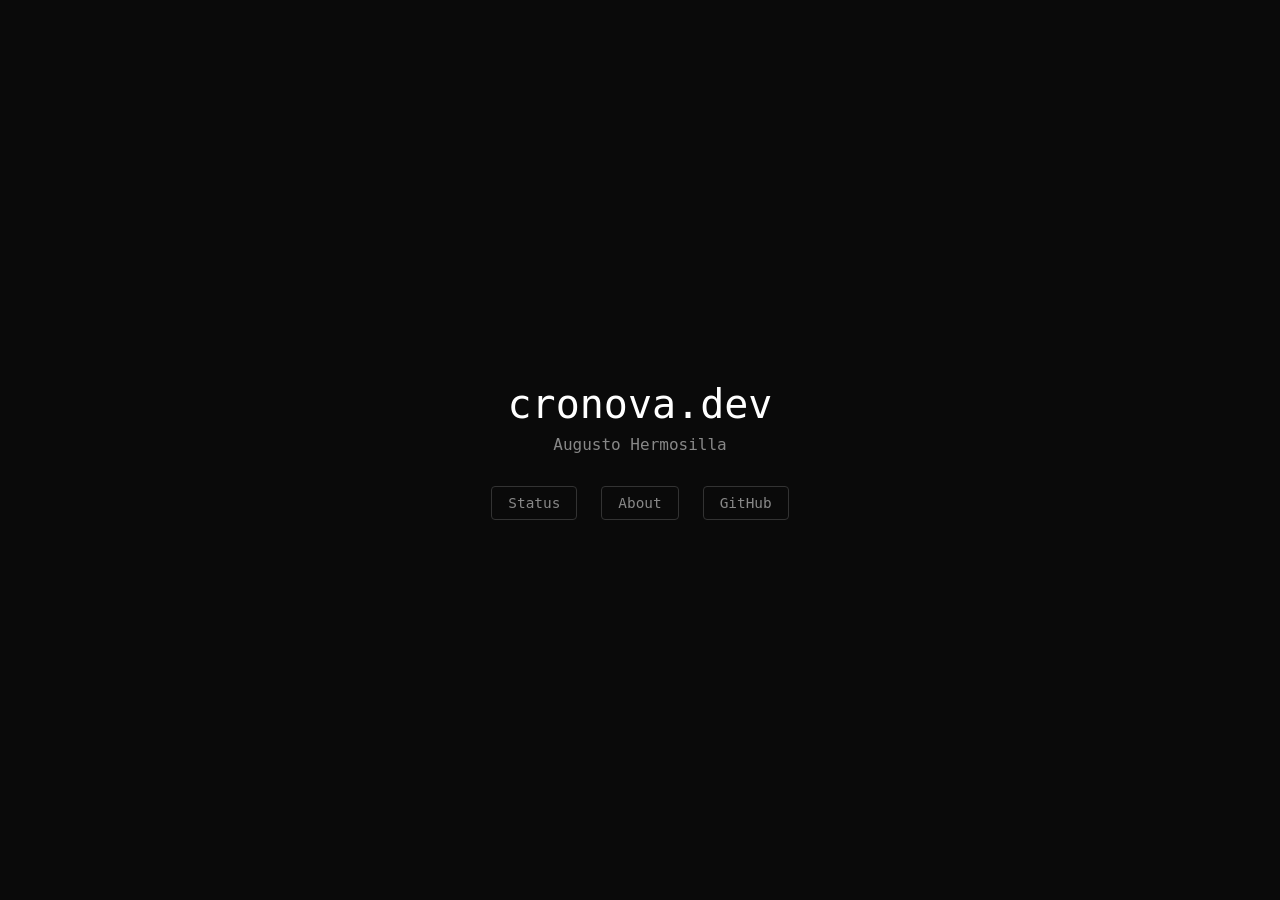
<file: docker/vps/networking/caddy/www/index.html>
<!DOCTYPE html>
<html lang="en">
<head>
    <meta charset="UTF-8">
    <meta name="viewport" content="width=device-width, initial-scale=1.0">
    <title>cronova.dev</title>
    <style>
        * { margin: 0; padding: 0; box-sizing: border-box; }
        body {
            font-family: -apple-system, BlinkMacSystemFont, 'Segoe UI', Roboto, monospace;
            background: #0a0a0a;
            color: #e0e0e0;
            min-height: 100vh;
            display: flex;
            align-items: center;
            justify-content: center;
        }
        .container {
            text-align: center;
            padding: 2rem;
        }
        h1 {
            font-size: 2.5rem;
            font-weight: 300;
            margin-bottom: 0.5rem;
            color: #fff;
        }
        .tagline {
            color: #888;
            margin-bottom: 2rem;
            font-size: 1rem;
        }
        .links {
            display: flex;
            gap: 1.5rem;
            justify-content: center;
            flex-wrap: wrap;
        }
        a {
            color: #888;
            text-decoration: none;
            padding: 0.5rem 1rem;
            border: 1px solid #333;
            border-radius: 4px;
            transition: all 0.2s;
            font-size: 0.9rem;
        }
        a:hover {
            color: #fff;
            border-color: #555;
        }
    </style>
</head>
<body>
    <div class="container">
        <h1>cronova.dev</h1>
        <p class="tagline">Augusto Hermosilla</p>
        <div class="links">
            <a href="https://status.cronova.dev">Status</a>
            <a href="https://hermosilla.me">About</a>
            <a href="https://github.com/ajhermosilla">GitHub</a>
        </div>
    </div>
</body>
</html>
</file>
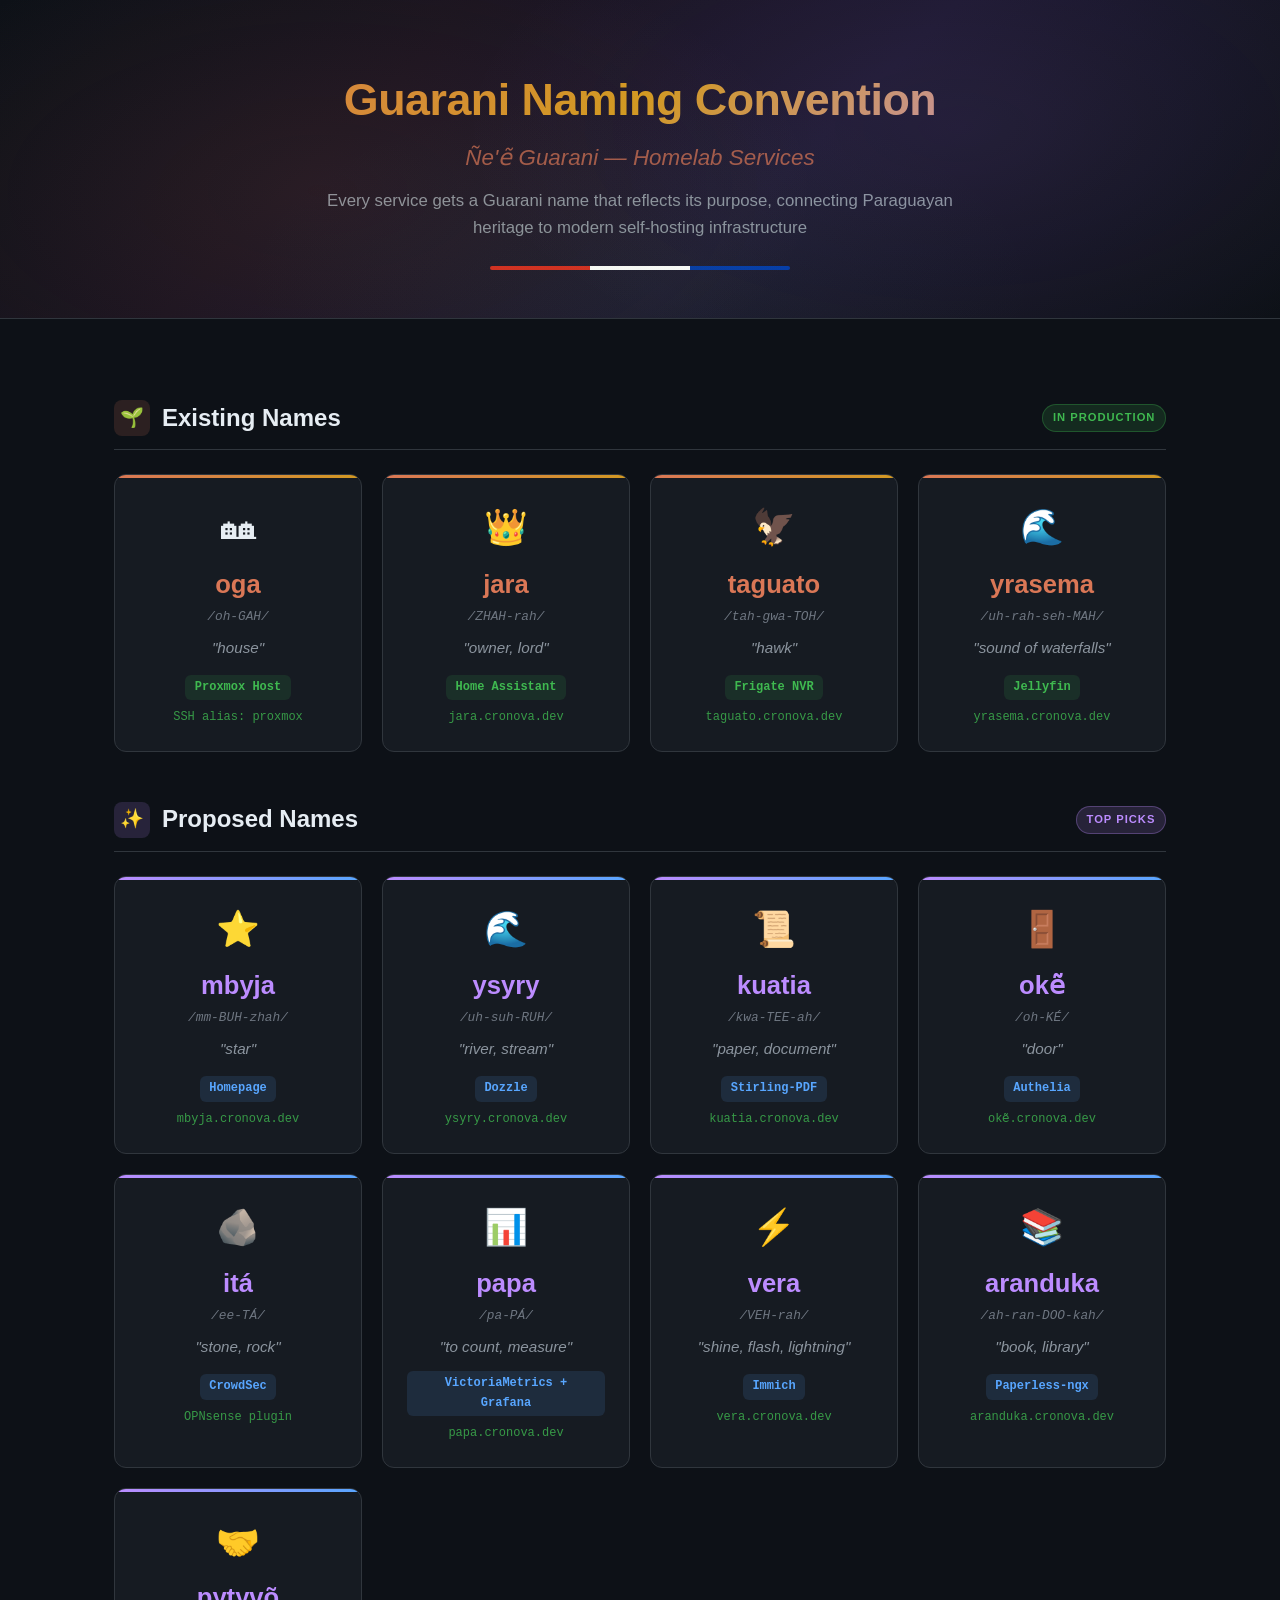
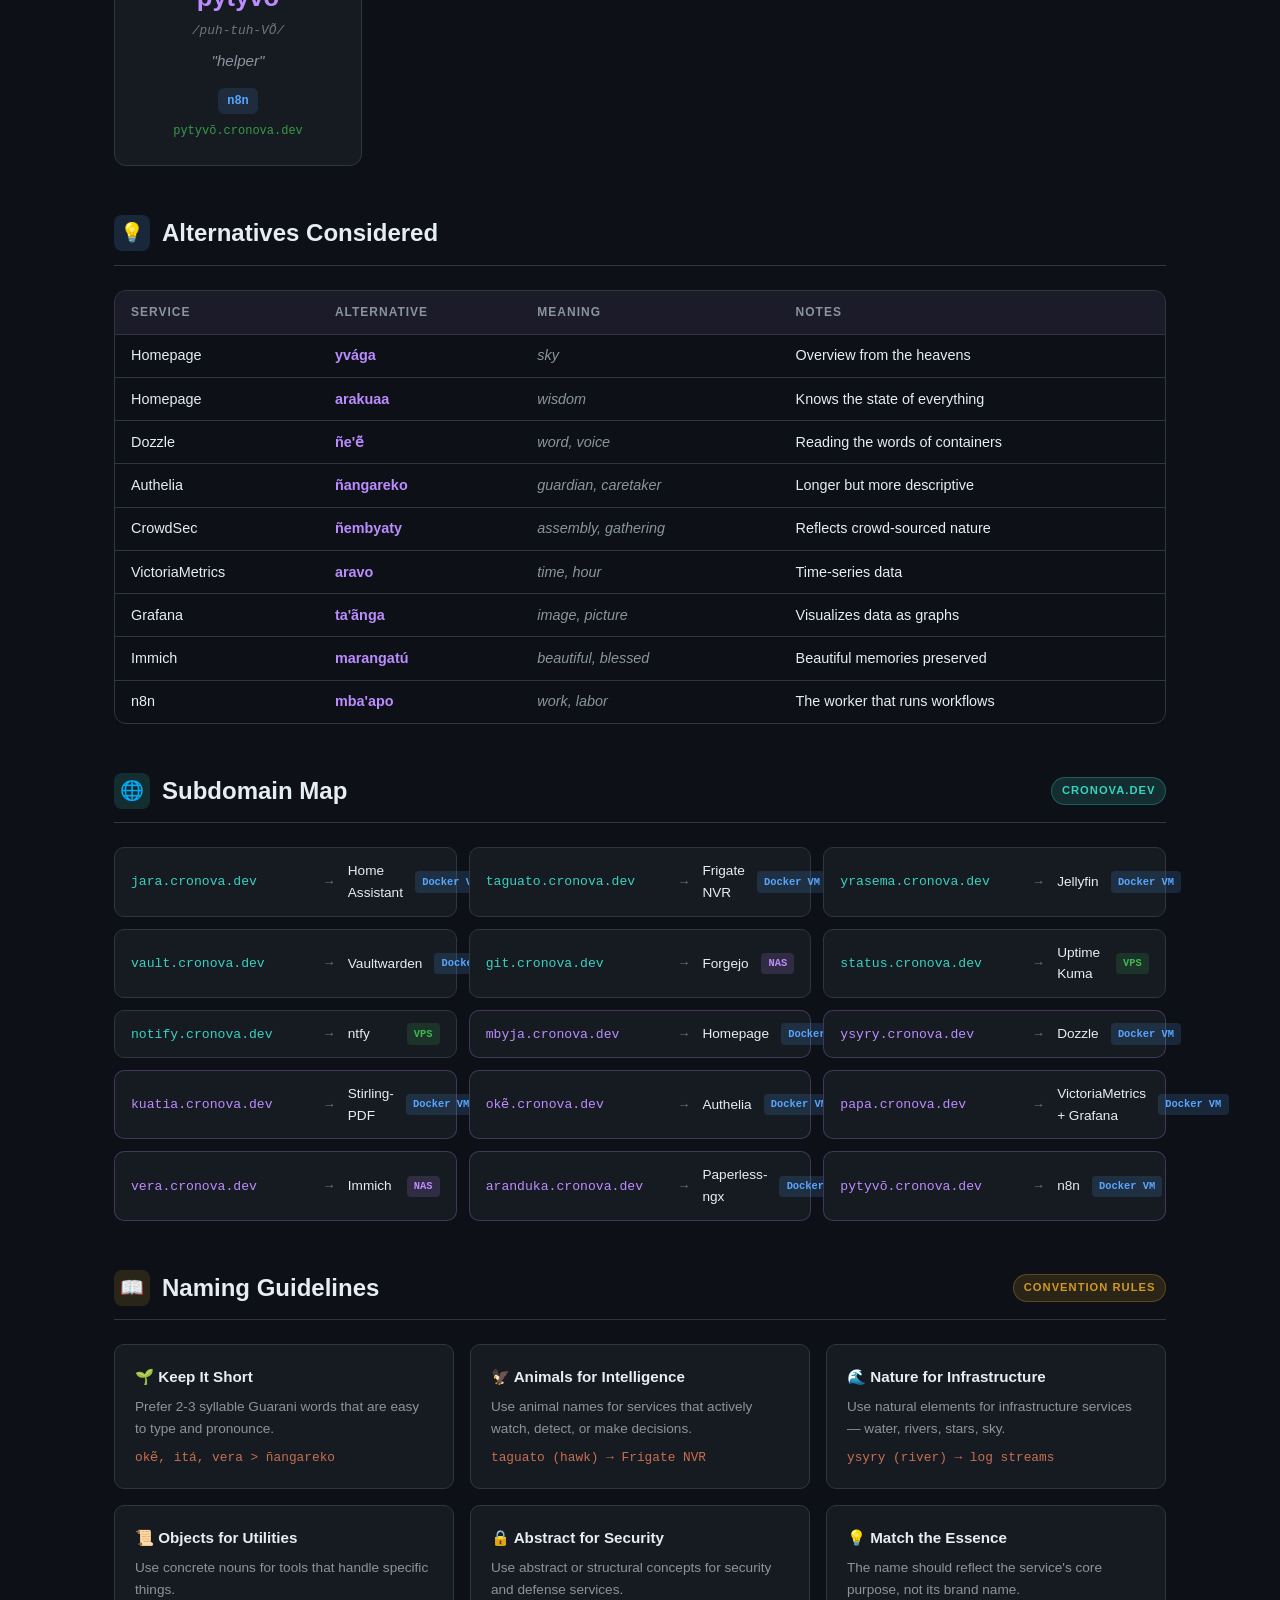
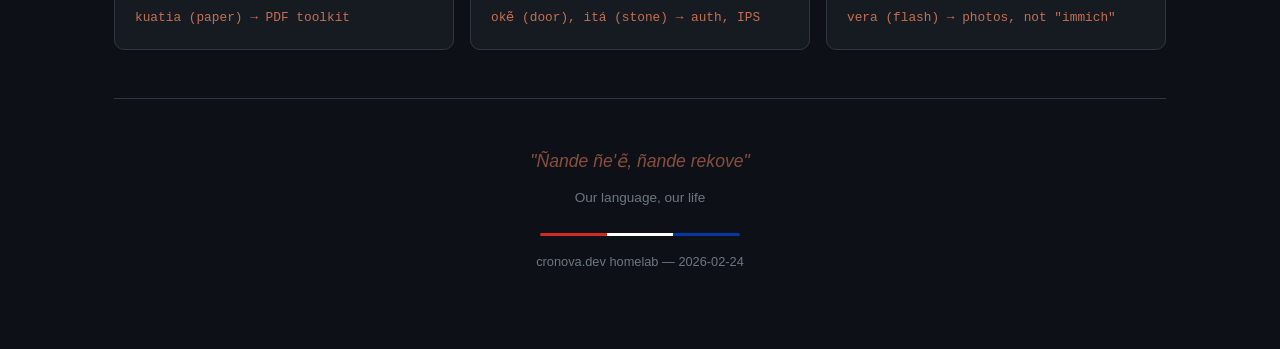
<file: docs/guarani-naming-convention-2026-02-24.html>
<!DOCTYPE html>
<html lang="en">
<head>
<meta charset="UTF-8">
<meta name="viewport" content="width=device-width, initial-scale=1.0">
<title>Guarani Naming Convention — cronova.dev</title>
<style>
  :root {
    --bg: #0d1117;
    --bg-card: #161b22;
    --bg-card-hover: #1c2333;
    --border: #30363d;
    --text: #e6edf3;
    --text-muted: #8b949e;
    --text-dim: #6e7681;
    --accent-green: #3fb950;
    --accent-blue: #58a6ff;
    --accent-purple: #bc8cff;
    --accent-orange: #d29922;
    --accent-red: #f85149;
    --accent-cyan: #39d2c0;
    --accent-pink: #f778ba;
    --accent-yellow: #e3b341;
    --accent-warm: #da7756;
    --gradient-hero: linear-gradient(135deg, #0d1117 0%, #1a1420 30%, #1c1830 60%, #0d1117 100%);
  }

  * { margin: 0; padding: 0; box-sizing: border-box; }

  body {
    font-family: -apple-system, BlinkMacSystemFont, 'Segoe UI', Helvetica, Arial, sans-serif;
    background: var(--bg);
    color: var(--text);
    line-height: 1.6;
    min-height: 100vh;
  }

  /* ── Hero ── */
  .hero {
    background: var(--gradient-hero);
    border-bottom: 1px solid var(--border);
    padding: 4rem 2rem 3rem;
    text-align: center;
    position: relative;
    overflow: hidden;
  }
  .hero::before {
    content: '';
    position: absolute;
    top: 0; left: 0; right: 0; bottom: 0;
    background:
      radial-gradient(ellipse 500px 250px at 25% 60%, rgba(218, 119, 86, 0.08), transparent),
      radial-gradient(ellipse 500px 250px at 75% 40%, rgba(188, 140, 255, 0.07), transparent),
      radial-gradient(ellipse 400px 200px at 50% 90%, rgba(63, 185, 80, 0.05), transparent);
    pointer-events: none;
  }
  .hero h1 {
    font-size: 2.8rem;
    font-weight: 800;
    letter-spacing: -0.5px;
    background: linear-gradient(135deg, var(--accent-warm), var(--accent-orange), var(--accent-purple));
    -webkit-background-clip: text;
    -webkit-text-fill-color: transparent;
    background-clip: text;
    margin-bottom: 0.3rem;
    position: relative;
  }
  .hero .guarani-script {
    font-size: 1.4rem;
    font-style: italic;
    color: var(--accent-warm);
    opacity: 0.7;
    margin-bottom: 0.75rem;
  }
  .hero .subtitle {
    color: var(--text-muted);
    font-size: 1.05rem;
    max-width: 650px;
    margin: 0 auto;
  }
  .hero .flag-bar {
    display: flex;
    justify-content: center;
    gap: 0;
    margin-top: 1.5rem;
    height: 4px;
    max-width: 300px;
    margin-left: auto;
    margin-right: auto;
    border-radius: 4px;
    overflow: hidden;
  }
  .flag-bar .red { background: #d52b1e; flex: 1; }
  .flag-bar .white { background: #ffffff; flex: 1; }
  .flag-bar .blue { background: #0038a8; flex: 1; }

  /* ── Container ── */
  .container {
    max-width: 1100px;
    margin: 0 auto;
    padding: 2rem 1.5rem;
  }

  /* ── Section Headers ── */
  .section-header {
    display: flex;
    align-items: center;
    gap: 0.75rem;
    margin: 3rem 0 1.5rem;
    padding-bottom: 0.75rem;
    border-bottom: 1px solid var(--border);
  }
  .section-icon {
    width: 36px;
    height: 36px;
    border-radius: 8px;
    display: flex;
    align-items: center;
    justify-content: center;
    font-size: 1.2rem;
    flex-shrink: 0;
  }
  .section-icon.warm { background: rgba(218, 119, 86, 0.15); }
  .section-icon.green { background: rgba(63, 185, 80, 0.15); }
  .section-icon.blue { background: rgba(88, 166, 255, 0.15); }
  .section-icon.purple { background: rgba(188, 140, 255, 0.15); }
  .section-icon.cyan { background: rgba(57, 210, 192, 0.15); }
  .section-icon.orange { background: rgba(210, 153, 34, 0.15); }
  .section-header h2 {
    font-size: 1.5rem;
    font-weight: 700;
  }
  .section-header .badge {
    margin-left: auto;
    font-size: 0.7rem;
    font-weight: 600;
    text-transform: uppercase;
    letter-spacing: 1px;
    padding: 0.25rem 0.6rem;
    border-radius: 20px;
    white-space: nowrap;
  }
  .badge.active { background: rgba(63, 185, 80, 0.15); color: var(--accent-green); border: 1px solid rgba(63, 185, 80, 0.3); }
  .badge.proposed { background: rgba(188, 140, 255, 0.15); color: var(--accent-purple); border: 1px solid rgba(188, 140, 255, 0.3); }
  .badge.map { background: rgba(57, 210, 192, 0.15); color: var(--accent-cyan); border: 1px solid rgba(57, 210, 192, 0.3); }
  .badge.guide { background: rgba(210, 153, 34, 0.15); color: var(--accent-orange); border: 1px solid rgba(210, 153, 34, 0.3); }

  /* ── Name Cards (existing) ── */
  .name-grid {
    display: grid;
    grid-template-columns: repeat(auto-fill, minmax(240px, 1fr));
    gap: 1.25rem;
  }
  .name-card {
    background: var(--bg-card);
    border: 1px solid var(--border);
    border-radius: 12px;
    padding: 1.5rem;
    text-align: center;
    transition: transform 0.2s, box-shadow 0.2s;
    position: relative;
    overflow: hidden;
  }
  .name-card:hover {
    transform: translateY(-3px);
    box-shadow: 0 0 25px rgba(218, 119, 86, 0.12);
  }
  .name-card::before {
    content: '';
    position: absolute;
    top: 0; left: 0; right: 0;
    height: 3px;
    background: linear-gradient(90deg, var(--accent-warm), var(--accent-orange));
  }
  .name-card .card-emoji {
    font-size: 2.2rem;
    margin-bottom: 0.5rem;
    display: block;
  }
  .name-card .guarani-name {
    font-size: 1.6rem;
    font-weight: 800;
    color: var(--accent-warm);
    margin-bottom: 0.15rem;
  }
  .name-card .pronunciation {
    font-size: 0.8rem;
    color: var(--text-dim);
    font-style: italic;
    font-family: 'SF Mono', 'Fira Code', monospace;
    margin-bottom: 0.5rem;
  }
  .name-card .meaning {
    font-size: 0.95rem;
    color: var(--text-muted);
    margin-bottom: 0.75rem;
    font-style: italic;
  }
  .name-card .service-name {
    display: inline-block;
    font-size: 0.75rem;
    font-weight: 600;
    padding: 0.2rem 0.6rem;
    border-radius: 6px;
    font-family: 'SF Mono', monospace;
    background: rgba(88, 166, 255, 0.12);
    color: var(--accent-blue);
  }
  .name-card .subdomain {
    display: block;
    margin-top: 0.5rem;
    font-size: 0.75rem;
    font-family: 'SF Mono', monospace;
    color: var(--accent-green);
    opacity: 0.8;
  }
  .name-card.existing .service-name {
    background: rgba(63, 185, 80, 0.12);
    color: var(--accent-green);
  }
  .name-card.proposed::before {
    background: linear-gradient(90deg, var(--accent-purple), var(--accent-blue));
  }
  .name-card.proposed .guarani-name {
    color: var(--accent-purple);
  }

  /* ── Alternatives Table ── */
  .alt-table {
    width: 100%;
    border-collapse: separate;
    border-spacing: 0;
    border: 1px solid var(--border);
    border-radius: 12px;
    overflow: hidden;
    font-size: 0.9rem;
  }
  .alt-table thead th {
    background: rgba(188, 140, 255, 0.08);
    padding: 0.75rem 1rem;
    text-align: left;
    font-weight: 600;
    font-size: 0.75rem;
    text-transform: uppercase;
    letter-spacing: 1px;
    color: var(--text-muted);
    border-bottom: 1px solid var(--border);
  }
  .alt-table tbody td {
    padding: 0.6rem 1rem;
    border-bottom: 1px solid var(--border);
    vertical-align: middle;
  }
  .alt-table tbody tr:last-child td { border-bottom: none; }
  .alt-table tbody tr:hover { background: var(--bg-card-hover); }
  .alt-table .guarani { font-weight: 700; color: var(--accent-purple); }
  .alt-table .meaning-cell { color: var(--text-muted); font-style: italic; }

  /* ── Subdomain Map ── */
  .subdomain-grid {
    display: grid;
    grid-template-columns: repeat(auto-fill, minmax(320px, 1fr));
    gap: 0.75rem;
  }
  .subdomain-row {
    display: flex;
    align-items: center;
    background: var(--bg-card);
    border: 1px solid var(--border);
    border-radius: 10px;
    padding: 0.75rem 1rem;
    transition: transform 0.15s, border-color 0.2s;
    gap: 0.75rem;
  }
  .subdomain-row:hover {
    transform: translateX(3px);
    border-color: rgba(57, 210, 192, 0.4);
  }
  .subdomain-row .domain {
    font-family: 'SF Mono', monospace;
    font-size: 0.82rem;
    color: var(--accent-cyan);
    min-width: 180px;
    white-space: nowrap;
  }
  .subdomain-row .arrow {
    color: var(--text-dim);
    font-size: 0.8rem;
  }
  .subdomain-row .svc {
    font-size: 0.85rem;
    color: var(--text);
  }
  .subdomain-row .host-tag {
    margin-left: auto;
    font-size: 0.65rem;
    font-weight: 600;
    padding: 0.15rem 0.45rem;
    border-radius: 4px;
    font-family: 'SF Mono', monospace;
    white-space: nowrap;
  }
  .host-tag.vps { background: rgba(63, 185, 80, 0.15); color: var(--accent-green); }
  .host-tag.docker { background: rgba(88, 166, 255, 0.15); color: var(--accent-blue); }
  .host-tag.nas { background: rgba(188, 140, 255, 0.15); color: var(--accent-purple); }

  /* ── Guidelines ── */
  .guidelines-grid {
    display: grid;
    grid-template-columns: repeat(auto-fill, minmax(300px, 1fr));
    gap: 1rem;
  }
  .guideline-card {
    background: var(--bg-card);
    border: 1px solid var(--border);
    border-radius: 10px;
    padding: 1.25rem;
    transition: transform 0.2s;
  }
  .guideline-card:hover { transform: translateY(-2px); }
  .guideline-card h4 {
    font-size: 0.95rem;
    margin-bottom: 0.4rem;
    display: flex;
    align-items: center;
    gap: 0.5rem;
  }
  .guideline-card p {
    color: var(--text-muted);
    font-size: 0.85rem;
  }
  .guideline-card .example {
    margin-top: 0.5rem;
    font-family: 'SF Mono', monospace;
    font-size: 0.8rem;
    color: var(--accent-warm);
    opacity: 0.9;
  }

  /* ── Footer ── */
  .footer {
    text-align: center;
    padding: 3rem 1rem;
    color: var(--text-dim);
    font-size: 0.8rem;
    border-top: 1px solid var(--border);
    margin-top: 3rem;
  }
  .footer .guarani-quote {
    font-size: 1.1rem;
    font-style: italic;
    color: var(--accent-warm);
    opacity: 0.6;
    margin-bottom: 0.75rem;
  }
  .footer .translation {
    font-size: 0.85rem;
    color: var(--text-dim);
    margin-bottom: 1.5rem;
  }
  .footer .flag-bar-footer {
    display: flex;
    justify-content: center;
    gap: 0;
    height: 3px;
    max-width: 200px;
    margin: 1rem auto;
    border-radius: 3px;
    overflow: hidden;
  }

  /* ── Responsive ── */
  @media (max-width: 768px) {
    .hero h1 { font-size: 2rem; }
    .name-grid { grid-template-columns: repeat(2, 1fr); }
    .subdomain-grid { grid-template-columns: 1fr; }
    .guidelines-grid { grid-template-columns: 1fr; }
  }
  @media (max-width: 480px) {
    .name-grid { grid-template-columns: 1fr; }
  }
</style>
</head>
<body>

<!-- ══════════════════════════════════════════════════════════════ HERO -->
<div class="hero">
  <h1>Guarani Naming Convention</h1>
  <div class="guarani-script">Ñe'ẽ Guarani — Homelab Services</div>
  <p class="subtitle">Every service gets a Guarani name that reflects its purpose, connecting Paraguayan heritage to modern self-hosting infrastructure</p>
  <div class="flag-bar">
    <div class="red"></div>
    <div class="white"></div>
    <div class="blue"></div>
  </div>
</div>

<div class="container">

<!-- ══════════════════════════════════════════════════════════════ EXISTING -->
<div class="section-header">
  <div class="section-icon warm">&#127793;</div>
  <h2>Existing Names</h2>
  <span class="badge active">In Production</span>
</div>

<div class="name-grid">
  <div class="name-card existing">
    <span class="card-emoji">&#127960;</span>
    <div class="guarani-name">oga</div>
    <div class="pronunciation">/oh-GAH/</div>
    <div class="meaning">"house"</div>
    <span class="service-name">Proxmox Host</span>
    <span class="subdomain">SSH alias: proxmox</span>
  </div>

  <div class="name-card existing">
    <span class="card-emoji">&#128081;</span>
    <div class="guarani-name">jara</div>
    <div class="pronunciation">/ZHAH-rah/</div>
    <div class="meaning">"owner, lord"</div>
    <span class="service-name">Home Assistant</span>
    <span class="subdomain">jara.cronova.dev</span>
  </div>

  <div class="name-card existing">
    <span class="card-emoji">&#129413;</span>
    <div class="guarani-name">taguato</div>
    <div class="pronunciation">/tah-gwa-TOH/</div>
    <div class="meaning">"hawk"</div>
    <span class="service-name">Frigate NVR</span>
    <span class="subdomain">taguato.cronova.dev</span>
  </div>

  <div class="name-card existing">
    <span class="card-emoji">&#127754;</span>
    <div class="guarani-name">yrasema</div>
    <div class="pronunciation">/uh-rah-seh-MAH/</div>
    <div class="meaning">"sound of waterfalls"</div>
    <span class="service-name">Jellyfin</span>
    <span class="subdomain">yrasema.cronova.dev</span>
  </div>
</div>

<!-- ══════════════════════════════════════════════════════════════ PROPOSED -->
<div class="section-header">
  <div class="section-icon purple">&#10024;</div>
  <h2>Proposed Names</h2>
  <span class="badge proposed">Top Picks</span>
</div>

<div class="name-grid">
  <div class="name-card proposed">
    <span class="card-emoji">&#11088;</span>
    <div class="guarani-name">mbyja</div>
    <div class="pronunciation">/mm-BUH-zhah/</div>
    <div class="meaning">"star"</div>
    <span class="service-name">Homepage</span>
    <span class="subdomain">mbyja.cronova.dev</span>
  </div>

  <div class="name-card proposed">
    <span class="card-emoji">&#127754;</span>
    <div class="guarani-name">ysyry</div>
    <div class="pronunciation">/uh-suh-RUH/</div>
    <div class="meaning">"river, stream"</div>
    <span class="service-name">Dozzle</span>
    <span class="subdomain">ysyry.cronova.dev</span>
  </div>

  <div class="name-card proposed">
    <span class="card-emoji">&#128220;</span>
    <div class="guarani-name">kuatia</div>
    <div class="pronunciation">/kwa-TEE-ah/</div>
    <div class="meaning">"paper, document"</div>
    <span class="service-name">Stirling-PDF</span>
    <span class="subdomain">kuatia.cronova.dev</span>
  </div>

  <div class="name-card proposed">
    <span class="card-emoji">&#128682;</span>
    <div class="guarani-name">okẽ</div>
    <div class="pronunciation">/oh-KÉ/</div>
    <div class="meaning">"door"</div>
    <span class="service-name">Authelia</span>
    <span class="subdomain">okẽ.cronova.dev</span>
  </div>

  <div class="name-card proposed">
    <span class="card-emoji">&#129704;</span>
    <div class="guarani-name">itá</div>
    <div class="pronunciation">/ee-TÁ/</div>
    <div class="meaning">"stone, rock"</div>
    <span class="service-name">CrowdSec</span>
    <span class="subdomain">OPNsense plugin</span>
  </div>

  <div class="name-card proposed">
    <span class="card-emoji">&#128202;</span>
    <div class="guarani-name">papa</div>
    <div class="pronunciation">/pa-PÁ/</div>
    <div class="meaning">"to count, measure"</div>
    <span class="service-name">VictoriaMetrics + Grafana</span>
    <span class="subdomain">papa.cronova.dev</span>
  </div>

  <div class="name-card proposed">
    <span class="card-emoji">&#9889;</span>
    <div class="guarani-name">vera</div>
    <div class="pronunciation">/VEH-rah/</div>
    <div class="meaning">"shine, flash, lightning"</div>
    <span class="service-name">Immich</span>
    <span class="subdomain">vera.cronova.dev</span>
  </div>

  <div class="name-card proposed">
    <span class="card-emoji">&#128218;</span>
    <div class="guarani-name">aranduka</div>
    <div class="pronunciation">/ah-ran-DOO-kah/</div>
    <div class="meaning">"book, library"</div>
    <span class="service-name">Paperless-ngx</span>
    <span class="subdomain">aranduka.cronova.dev</span>
  </div>

  <div class="name-card proposed">
    <span class="card-emoji">&#129309;</span>
    <div class="guarani-name">pytyvõ</div>
    <div class="pronunciation">/puh-tuh-VÕ/</div>
    <div class="meaning">"helper"</div>
    <span class="service-name">n8n</span>
    <span class="subdomain">pytyvõ.cronova.dev</span>
  </div>
</div>

<!-- ══════════════════════════════════════════════════════════════ ALTERNATIVES -->
<div class="section-header">
  <div class="section-icon blue">&#128161;</div>
  <h2>Alternatives Considered</h2>
</div>

<table class="alt-table">
  <thead>
    <tr><th>Service</th><th>Alternative</th><th>Meaning</th><th>Notes</th></tr>
  </thead>
  <tbody>
    <tr><td>Homepage</td><td class="guarani">yvága</td><td class="meaning-cell">sky</td><td>Overview from the heavens</td></tr>
    <tr><td>Homepage</td><td class="guarani">arakuaa</td><td class="meaning-cell">wisdom</td><td>Knows the state of everything</td></tr>
    <tr><td>Dozzle</td><td class="guarani">ñe'ẽ</td><td class="meaning-cell">word, voice</td><td>Reading the words of containers</td></tr>
    <tr><td>Authelia</td><td class="guarani">ñangareko</td><td class="meaning-cell">guardian, caretaker</td><td>Longer but more descriptive</td></tr>
    <tr><td>CrowdSec</td><td class="guarani">ñembyaty</td><td class="meaning-cell">assembly, gathering</td><td>Reflects crowd-sourced nature</td></tr>
    <tr><td>VictoriaMetrics</td><td class="guarani">aravo</td><td class="meaning-cell">time, hour</td><td>Time-series data</td></tr>
    <tr><td>Grafana</td><td class="guarani">ta'ãnga</td><td class="meaning-cell">image, picture</td><td>Visualizes data as graphs</td></tr>
    <tr><td>Immich</td><td class="guarani">marangatú</td><td class="meaning-cell">beautiful, blessed</td><td>Beautiful memories preserved</td></tr>
    <tr><td>n8n</td><td class="guarani">mba'apo</td><td class="meaning-cell">work, labor</td><td>The worker that runs workflows</td></tr>
  </tbody>
</table>

<!-- ══════════════════════════════════════════════════════════════ SUBDOMAIN MAP -->
<div class="section-header">
  <div class="section-icon cyan">&#127760;</div>
  <h2>Subdomain Map</h2>
  <span class="badge map">cronova.dev</span>
</div>

<div class="subdomain-grid">
  <div class="subdomain-row">
    <span class="domain">jara.cronova.dev</span>
    <span class="arrow">&#8594;</span>
    <span class="svc">Home Assistant</span>
    <span class="host-tag docker">Docker VM</span>
  </div>
  <div class="subdomain-row">
    <span class="domain">taguato.cronova.dev</span>
    <span class="arrow">&#8594;</span>
    <span class="svc">Frigate NVR</span>
    <span class="host-tag docker">Docker VM</span>
  </div>
  <div class="subdomain-row">
    <span class="domain">yrasema.cronova.dev</span>
    <span class="arrow">&#8594;</span>
    <span class="svc">Jellyfin</span>
    <span class="host-tag docker">Docker VM</span>
  </div>
  <div class="subdomain-row">
    <span class="domain">vault.cronova.dev</span>
    <span class="arrow">&#8594;</span>
    <span class="svc">Vaultwarden</span>
    <span class="host-tag docker">Docker VM</span>
  </div>
  <div class="subdomain-row">
    <span class="domain">git.cronova.dev</span>
    <span class="arrow">&#8594;</span>
    <span class="svc">Forgejo</span>
    <span class="host-tag nas">NAS</span>
  </div>
  <div class="subdomain-row">
    <span class="domain">status.cronova.dev</span>
    <span class="arrow">&#8594;</span>
    <span class="svc">Uptime Kuma</span>
    <span class="host-tag vps">VPS</span>
  </div>
  <div class="subdomain-row">
    <span class="domain">notify.cronova.dev</span>
    <span class="arrow">&#8594;</span>
    <span class="svc">ntfy</span>
    <span class="host-tag vps">VPS</span>
  </div>
  <div class="subdomain-row" style="border-color: rgba(188, 140, 255, 0.25);">
    <span class="domain" style="color: var(--accent-purple);">mbyja.cronova.dev</span>
    <span class="arrow">&#8594;</span>
    <span class="svc">Homepage</span>
    <span class="host-tag docker">Docker VM</span>
  </div>
  <div class="subdomain-row" style="border-color: rgba(188, 140, 255, 0.25);">
    <span class="domain" style="color: var(--accent-purple);">ysyry.cronova.dev</span>
    <span class="arrow">&#8594;</span>
    <span class="svc">Dozzle</span>
    <span class="host-tag docker">Docker VM</span>
  </div>
  <div class="subdomain-row" style="border-color: rgba(188, 140, 255, 0.25);">
    <span class="domain" style="color: var(--accent-purple);">kuatia.cronova.dev</span>
    <span class="arrow">&#8594;</span>
    <span class="svc">Stirling-PDF</span>
    <span class="host-tag docker">Docker VM</span>
  </div>
  <div class="subdomain-row" style="border-color: rgba(188, 140, 255, 0.25);">
    <span class="domain" style="color: var(--accent-purple);">okẽ.cronova.dev</span>
    <span class="arrow">&#8594;</span>
    <span class="svc">Authelia</span>
    <span class="host-tag docker">Docker VM</span>
  </div>
  <div class="subdomain-row" style="border-color: rgba(188, 140, 255, 0.25);">
    <span class="domain" style="color: var(--accent-purple);">papa.cronova.dev</span>
    <span class="arrow">&#8594;</span>
    <span class="svc">VictoriaMetrics + Grafana</span>
    <span class="host-tag docker">Docker VM</span>
  </div>
  <div class="subdomain-row" style="border-color: rgba(188, 140, 255, 0.25);">
    <span class="domain" style="color: var(--accent-purple);">vera.cronova.dev</span>
    <span class="arrow">&#8594;</span>
    <span class="svc">Immich</span>
    <span class="host-tag nas">NAS</span>
  </div>
  <div class="subdomain-row" style="border-color: rgba(188, 140, 255, 0.25);">
    <span class="domain" style="color: var(--accent-purple);">aranduka.cronova.dev</span>
    <span class="arrow">&#8594;</span>
    <span class="svc">Paperless-ngx</span>
    <span class="host-tag docker">Docker VM</span>
  </div>
  <div class="subdomain-row" style="border-color: rgba(188, 140, 255, 0.25);">
    <span class="domain" style="color: var(--accent-purple);">pytyvõ.cronova.dev</span>
    <span class="arrow">&#8594;</span>
    <span class="svc">n8n</span>
    <span class="host-tag docker">Docker VM</span>
  </div>
</div>

<!-- ══════════════════════════════════════════════════════════════ GUIDELINES -->
<div class="section-header">
  <div class="section-icon orange">&#128214;</div>
  <h2>Naming Guidelines</h2>
  <span class="badge guide">Convention Rules</span>
</div>

<div class="guidelines-grid">
  <div class="guideline-card">
    <h4>&#127793; Keep It Short</h4>
    <p>Prefer 2-3 syllable Guarani words that are easy to type and pronounce.</p>
    <div class="example">okẽ, itá, vera &gt; ñangareko</div>
  </div>
  <div class="guideline-card">
    <h4>&#129413; Animals for Intelligence</h4>
    <p>Use animal names for services that actively watch, detect, or make decisions.</p>
    <div class="example">taguato (hawk) &#8594; Frigate NVR</div>
  </div>
  <div class="guideline-card">
    <h4>&#127754; Nature for Infrastructure</h4>
    <p>Use natural elements for infrastructure services — water, rivers, stars, sky.</p>
    <div class="example">ysyry (river) &#8594; log streams</div>
  </div>
  <div class="guideline-card">
    <h4>&#128220; Objects for Utilities</h4>
    <p>Use concrete nouns for tools that handle specific things.</p>
    <div class="example">kuatia (paper) &#8594; PDF toolkit</div>
  </div>
  <div class="guideline-card">
    <h4>&#128274; Abstract for Security</h4>
    <p>Use abstract or structural concepts for security and defense services.</p>
    <div class="example">okẽ (door), itá (stone) &#8594; auth, IPS</div>
  </div>
  <div class="guideline-card">
    <h4>&#128161; Match the Essence</h4>
    <p>The name should reflect the service's core purpose, not its brand name.</p>
    <div class="example">vera (flash) &#8594; photos, not "immich"</div>
  </div>
</div>

<!-- ══════════════════════════════════════════════════════════════ FOOTER -->
<div class="footer">
  <div class="guarani-quote">"Ñande ñe'ẽ, ñande rekove"</div>
  <div class="translation">Our language, our life</div>
  <div class="flag-bar-footer">
    <div class="red" style="background:#d52b1e;flex:1"></div>
    <div class="white" style="background:#ffffff;flex:1"></div>
    <div class="blue" style="background:#0038a8;flex:1"></div>
  </div>
  <p>cronova.dev homelab &mdash; 2026-02-24</p>
</div>

</div>
</body>
</html>
</file>
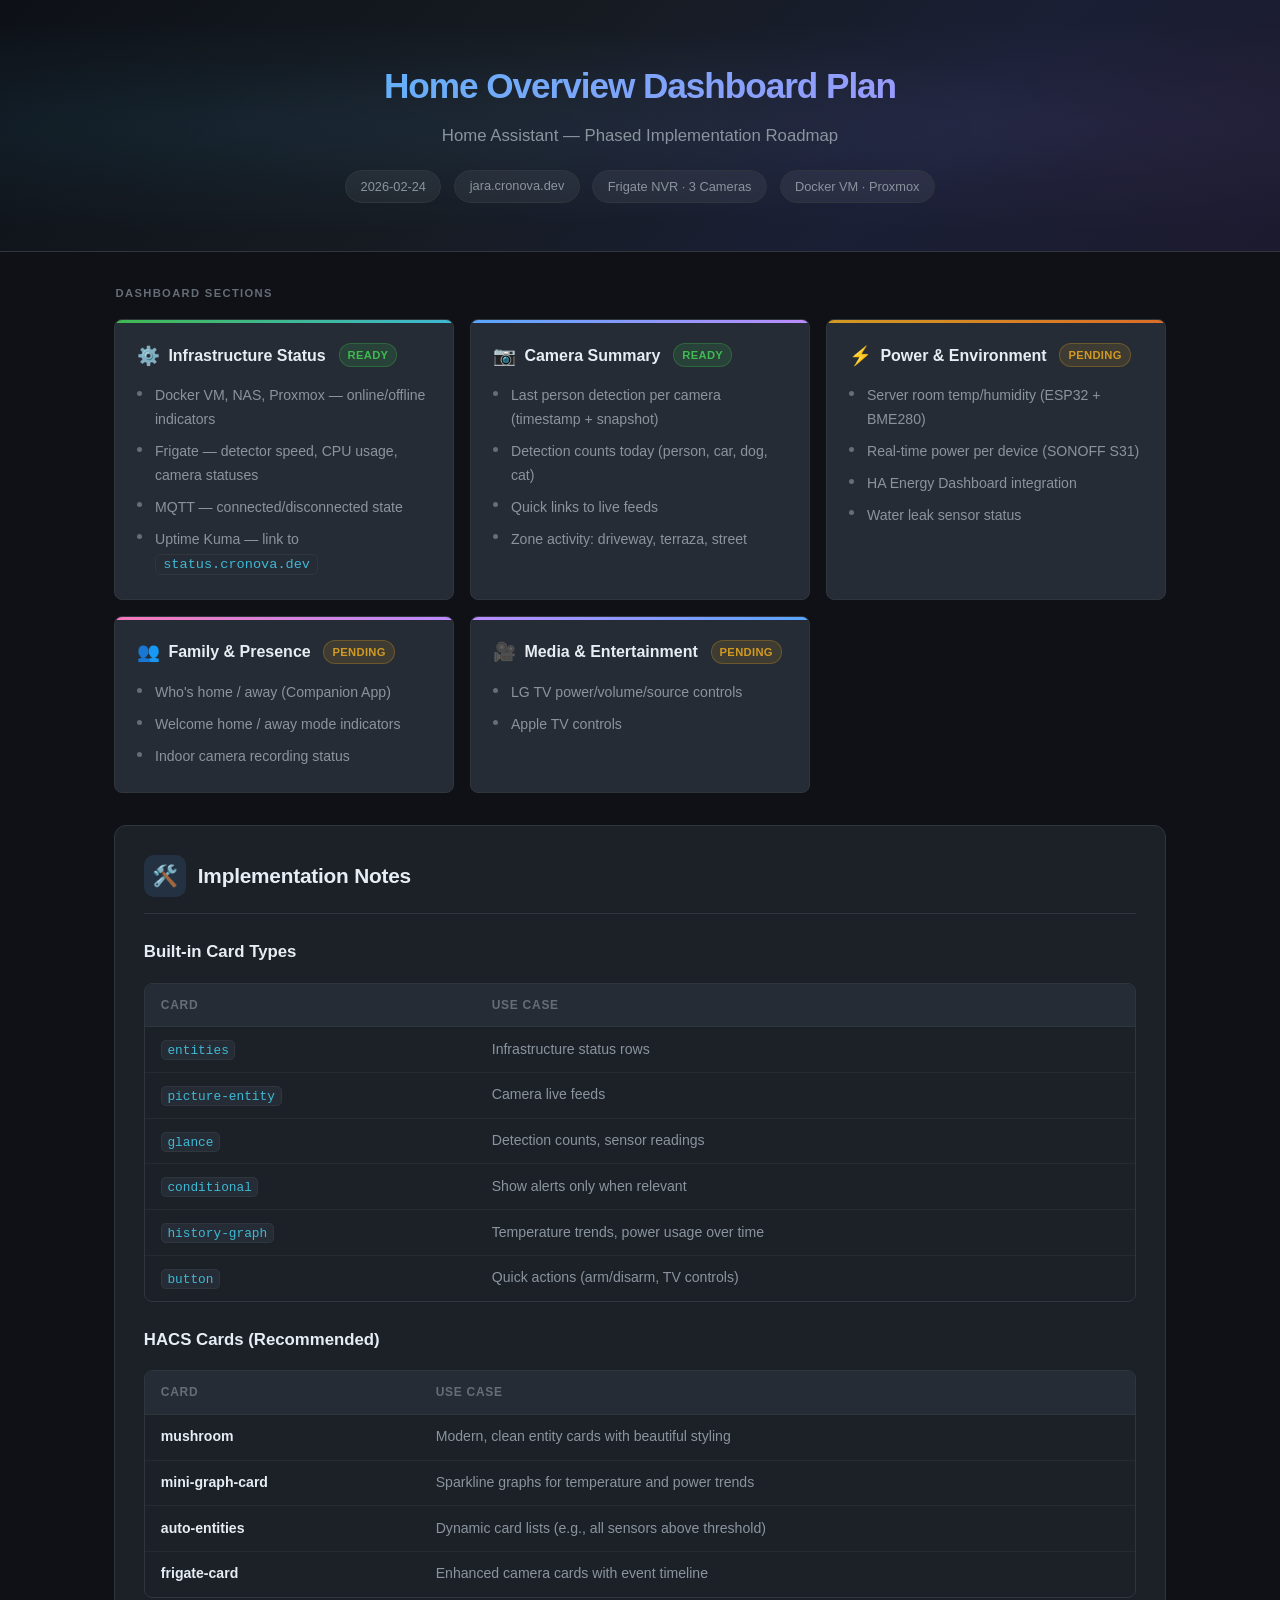
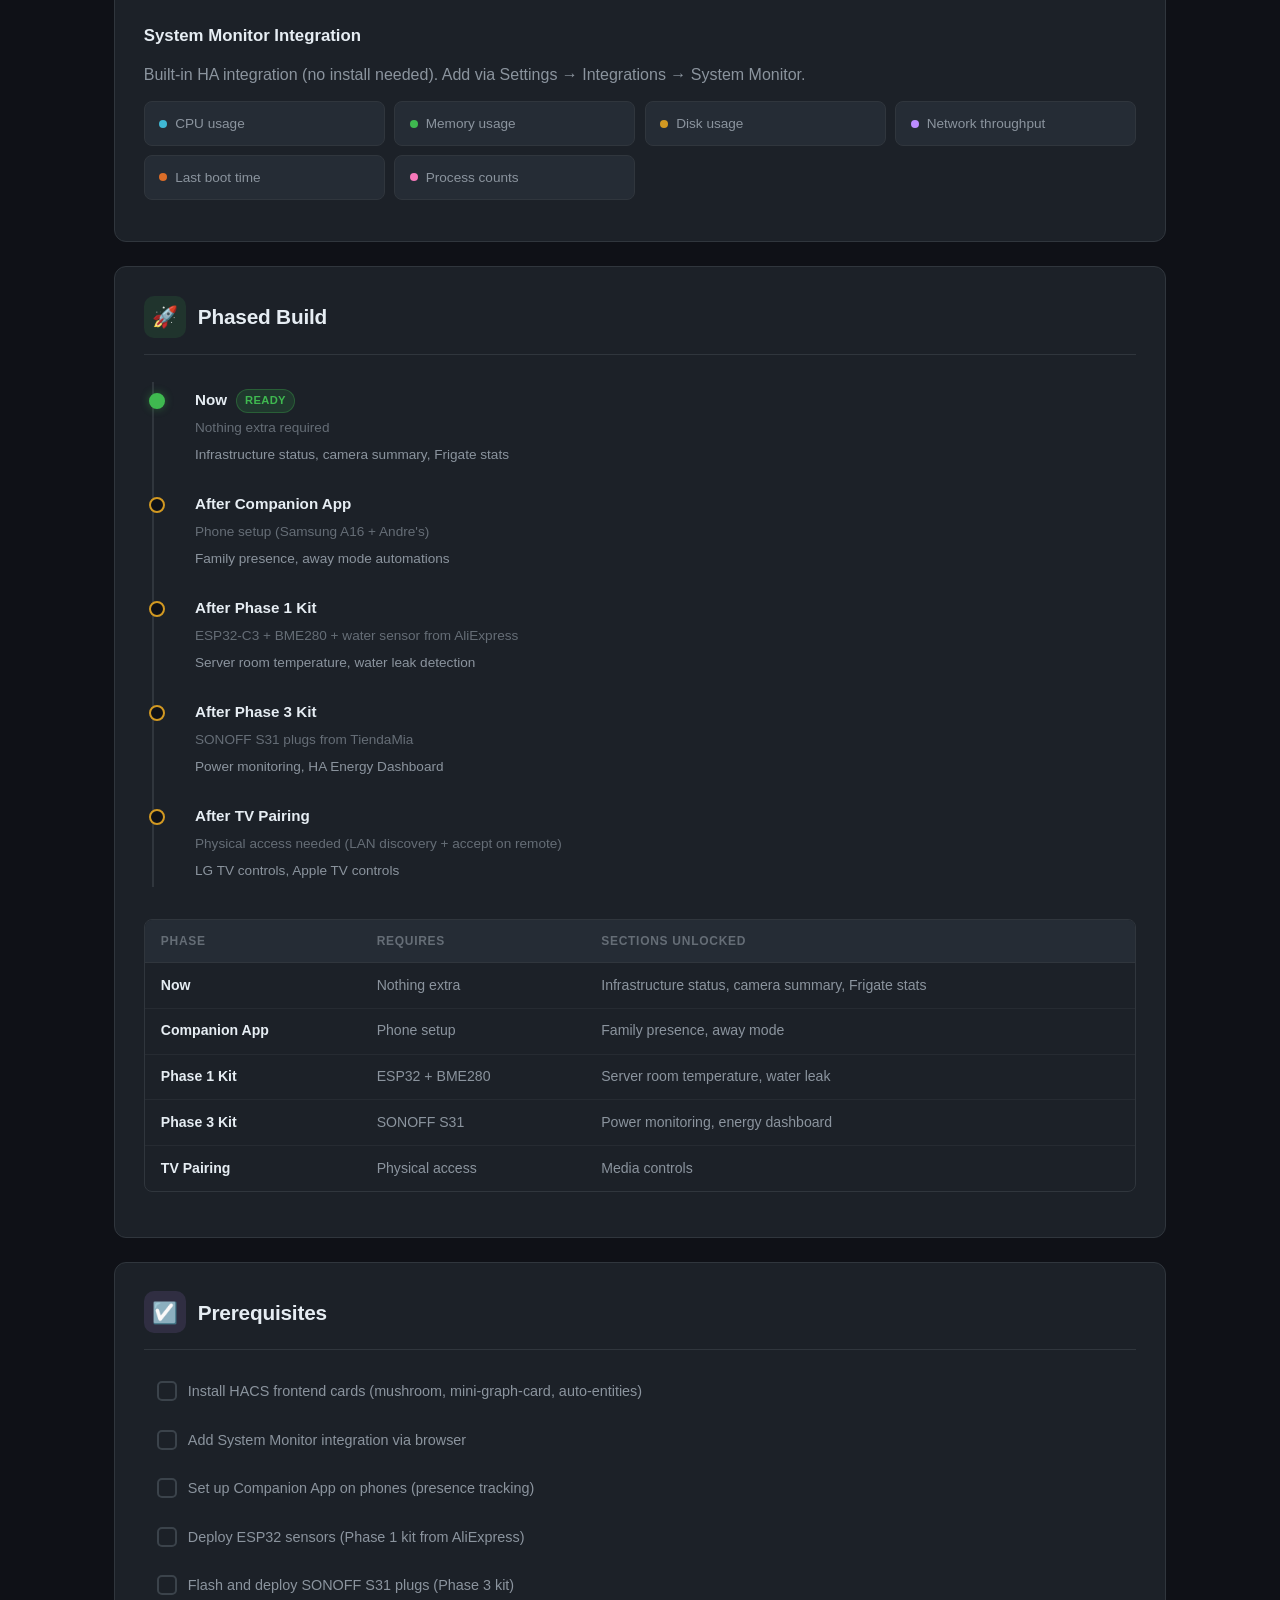
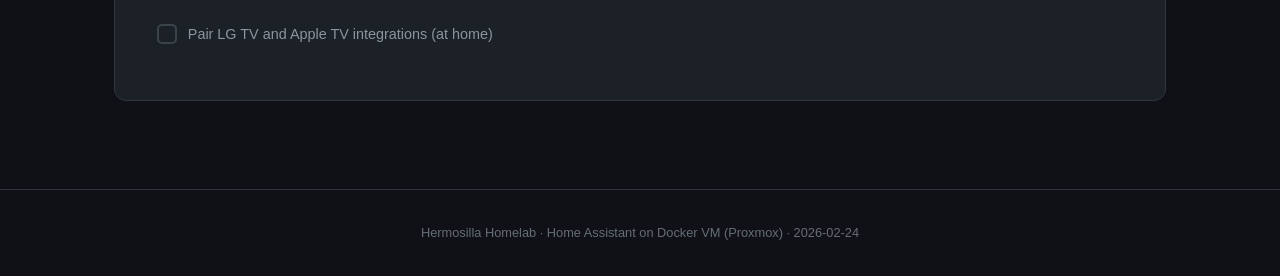
<file: docs/ha-dashboard-plan-2026-02-24.html>
<!DOCTYPE html>
<html lang="en">
<head>
<meta charset="UTF-8">
<meta name="viewport" content="width=device-width, initial-scale=1.0">
<title>Home Assistant — Home Overview Dashboard Plan</title>
<style>
  :root {
    --bg-primary: #0f1117;
    --bg-secondary: #161b22;
    --bg-card: #1c2128;
    --bg-card-hover: #21262d;
    --bg-elevated: #252c35;
    --border: #30363d;
    --border-light: #3b434b;
    --text-primary: #e6edf3;
    --text-secondary: #8b949e;
    --text-muted: #656d76;
    --accent-blue: #58a6ff;
    --accent-cyan: #3fb8d4;
    --accent-green: #3fb950;
    --accent-yellow: #d29922;
    --accent-orange: #db6d28;
    --accent-red: #f85149;
    --accent-purple: #bc8cff;
    --accent-pink: #f778ba;
    --ha-blue: #41bdf5;
    --ha-yellow: #ffd557;
    --shadow: 0 2px 8px rgba(0,0,0,0.3);
    --shadow-lg: 0 8px 24px rgba(0,0,0,0.4);
    --radius: 12px;
    --radius-sm: 8px;
  }

  * { box-sizing: border-box; margin: 0; padding: 0; }

  body {
    font-family: -apple-system, BlinkMacSystemFont, 'Segoe UI', Roboto, 'Helvetica Neue', Arial, sans-serif;
    background: var(--bg-primary);
    color: var(--text-primary);
    line-height: 1.7;
    font-size: 16px;
  }

  /* Hero */
  .hero {
    background: linear-gradient(135deg, #0d1117 0%, #161b22 40%, #1a1f35 70%, #1c1a2e 100%);
    padding: 3.5rem 2rem 3rem;
    text-align: center;
    position: relative;
    overflow: hidden;
    border-bottom: 1px solid var(--border);
  }
  .hero::before {
    content: '';
    position: absolute;
    top: 0; left: 0; right: 0; bottom: 0;
    background:
      radial-gradient(ellipse at 20% 50%, rgba(65,189,245,0.08) 0%, transparent 60%),
      radial-gradient(ellipse at 80% 50%, rgba(188,140,255,0.06) 0%, transparent 60%);
  }
  .hero-content { position: relative; }
  .hero h1 {
    font-size: 2.2rem;
    font-weight: 800;
    letter-spacing: -0.03em;
    background: linear-gradient(135deg, var(--ha-blue), var(--accent-purple));
    -webkit-background-clip: text;
    -webkit-text-fill-color: transparent;
    background-clip: text;
    margin-bottom: 0.4rem;
  }
  .hero .subtitle {
    color: var(--text-secondary);
    font-size: 1.05rem;
  }
  .hero .meta {
    margin-top: 1.2rem;
    display: flex;
    gap: 0.8rem;
    justify-content: center;
    flex-wrap: wrap;
  }
  .hero .meta span {
    background: rgba(255,255,255,0.06);
    border: 1px solid var(--border);
    padding: 0.3rem 0.9rem;
    border-radius: 999px;
    font-size: 0.8rem;
    color: var(--text-secondary);
    backdrop-filter: blur(4px);
  }

  /* Container */
  .container {
    max-width: 1100px;
    margin: 0 auto;
    padding: 2rem 1.5rem 4rem;
  }

  /* Section label */
  .section-label {
    font-size: 0.7rem;
    font-weight: 700;
    text-transform: uppercase;
    letter-spacing: 0.12em;
    color: var(--text-muted);
    margin-bottom: 1rem;
    padding-left: 0.1rem;
  }

  /* Cards */
  .card {
    background: var(--bg-card);
    border: 1px solid var(--border);
    border-radius: var(--radius);
    padding: 1.8rem;
    margin-bottom: 1.5rem;
    transition: border-color 0.2s, box-shadow 0.2s;
  }
  .card:hover {
    border-color: var(--border-light);
    box-shadow: var(--shadow);
  }
  .card-header {
    display: flex;
    align-items: center;
    gap: 0.75rem;
    margin-bottom: 1.2rem;
    padding-bottom: 1rem;
    border-bottom: 1px solid var(--border);
  }
  .card-icon {
    width: 42px;
    height: 42px;
    border-radius: 10px;
    display: flex;
    align-items: center;
    justify-content: center;
    font-size: 1.3rem;
    flex-shrink: 0;
  }
  .card-header h2 {
    font-size: 1.3rem;
    font-weight: 700;
    letter-spacing: -0.01em;
  }
  .card-header .num {
    color: var(--text-muted);
    font-weight: 400;
  }

  h3 {
    font-size: 1.05rem;
    font-weight: 700;
    margin: 1.5rem 0 0.7rem;
    color: var(--text-primary);
  }

  p {
    margin-bottom: 0.7rem;
    color: var(--text-secondary);
  }

  a {
    color: var(--accent-blue);
    text-decoration: none;
  }
  a:hover { text-decoration: underline; }

  code {
    background: var(--bg-elevated);
    border: 1px solid var(--border);
    padding: 0.15rem 0.45rem;
    border-radius: 5px;
    font-size: 0.85rem;
    font-family: 'SF Mono', 'Fira Code', 'Cascadia Code', monospace;
    color: var(--accent-cyan);
  }

  /* Dashboard sections grid */
  .sections-grid {
    display: grid;
    grid-template-columns: repeat(auto-fill, minmax(310px, 1fr));
    gap: 1rem;
    margin: 1rem 0;
  }
  .section-card {
    background: var(--bg-elevated);
    border: 1px solid var(--border);
    border-radius: var(--radius-sm);
    padding: 1.2rem 1.4rem;
    transition: border-color 0.2s, transform 0.15s;
    position: relative;
    overflow: hidden;
  }
  .section-card:hover {
    border-color: var(--border-light);
    transform: translateY(-2px);
  }
  .section-card::before {
    content: '';
    position: absolute;
    top: 0;
    left: 0;
    right: 0;
    height: 3px;
  }
  .section-card.sc-infra::before { background: linear-gradient(90deg, var(--accent-green), var(--accent-cyan)); }
  .section-card.sc-camera::before { background: linear-gradient(90deg, var(--accent-blue), var(--accent-purple)); }
  .section-card.sc-power::before { background: linear-gradient(90deg, var(--accent-yellow), var(--accent-orange)); }
  .section-card.sc-family::before { background: linear-gradient(90deg, var(--accent-pink), var(--accent-purple)); }
  .section-card.sc-media::before { background: linear-gradient(90deg, var(--accent-purple), var(--accent-blue)); }

  .section-card h4 {
    font-size: 1rem;
    font-weight: 700;
    margin-bottom: 0.6rem;
    display: flex;
    align-items: center;
    gap: 0.5rem;
  }
  .section-card h4 .icon { font-size: 1.15rem; }
  .section-card ul {
    list-style: none;
    padding: 0;
    margin: 0;
  }
  .section-card li {
    font-size: 0.88rem;
    color: var(--text-secondary);
    padding: 0.25rem 0;
    padding-left: 1.1rem;
    position: relative;
  }
  .section-card li::before {
    content: '';
    position: absolute;
    left: 0;
    top: 0.65rem;
    width: 5px;
    height: 5px;
    border-radius: 50%;
    background: var(--text-muted);
  }

  /* Status badge */
  .status {
    display: inline-block;
    padding: 0.1rem 0.5rem;
    border-radius: 999px;
    font-size: 0.7rem;
    font-weight: 700;
    letter-spacing: 0.03em;
    vertical-align: middle;
    margin-left: 0.3rem;
  }
  .status-ready {
    background: rgba(63,185,80,0.15);
    color: var(--accent-green);
    border: 1px solid rgba(63,185,80,0.3);
  }
  .status-pending {
    background: rgba(210,153,34,0.15);
    color: var(--accent-yellow);
    border: 1px solid rgba(210,153,34,0.3);
  }

  /* Tables */
  .table-wrap {
    overflow-x: auto;
    margin: 1rem 0;
    border-radius: var(--radius-sm);
    border: 1px solid var(--border);
  }
  table {
    width: 100%;
    border-collapse: collapse;
    font-size: 0.88rem;
  }
  thead {
    background: var(--bg-elevated);
  }
  th {
    padding: 0.7rem 1rem;
    text-align: left;
    font-weight: 700;
    font-size: 0.75rem;
    text-transform: uppercase;
    letter-spacing: 0.06em;
    color: var(--text-muted);
    border-bottom: 1px solid var(--border);
    white-space: nowrap;
  }
  td {
    padding: 0.65rem 1rem;
    border-bottom: 1px solid rgba(48,54,61,0.5);
    color: var(--text-secondary);
    vertical-align: top;
  }
  tbody tr:hover { background: rgba(255,255,255,0.02); }
  tbody tr:last-child td { border-bottom: none; }
  td strong, td .name {
    color: var(--text-primary);
    font-weight: 600;
  }

  /* Code in tables */
  td code {
    font-size: 0.8rem;
    padding: 0.1rem 0.35rem;
  }

  /* Phase timeline */
  .timeline {
    position: relative;
    margin: 1.2rem 0;
    padding-left: 2rem;
  }
  .timeline::before {
    content: '';
    position: absolute;
    left: 8px;
    top: 8px;
    bottom: 8px;
    width: 2px;
    background: var(--border);
  }
  .timeline-item {
    position: relative;
    padding: 0.8rem 0 0.8rem 1.2rem;
  }
  .timeline-item::before {
    content: '';
    position: absolute;
    left: -1.65rem;
    top: 1.15rem;
    width: 12px;
    height: 12px;
    border-radius: 50%;
    border: 2px solid var(--border);
    background: var(--bg-primary);
  }
  .timeline-item.active::before {
    border-color: var(--accent-green);
    background: var(--accent-green);
    box-shadow: 0 0 8px rgba(63,185,80,0.4);
  }
  .timeline-item.pending::before {
    border-color: var(--accent-yellow);
    background: var(--bg-primary);
  }
  .timeline-label {
    font-weight: 700;
    font-size: 0.95rem;
    color: var(--text-primary);
    margin-bottom: 0.2rem;
  }
  .timeline-detail {
    font-size: 0.85rem;
    color: var(--text-muted);
  }
  .timeline-sections {
    font-size: 0.85rem;
    color: var(--text-secondary);
    margin-top: 0.2rem;
  }

  /* Checklist */
  .checklist {
    list-style: none;
    padding: 0;
    margin: 1rem 0;
  }
  .checklist li {
    display: flex;
    align-items: center;
    gap: 0.7rem;
    padding: 0.6rem 0.8rem;
    border-radius: var(--radius-sm);
    margin-bottom: 0.3rem;
    font-size: 0.9rem;
    color: var(--text-secondary);
    transition: background 0.15s;
  }
  .checklist li:hover { background: rgba(255,255,255,0.03); }
  .check-box {
    width: 20px;
    height: 20px;
    border: 2px solid var(--border-light);
    border-radius: 5px;
    flex-shrink: 0;
    display: flex;
    align-items: center;
    justify-content: center;
    font-size: 0.7rem;
  }

  /* System monitor feature list */
  .feature-grid {
    display: grid;
    grid-template-columns: repeat(auto-fill, minmax(200px, 1fr));
    gap: 0.6rem;
    margin: 0.8rem 0;
  }
  .feature-item {
    background: var(--bg-elevated);
    border: 1px solid var(--border);
    border-radius: var(--radius-sm);
    padding: 0.6rem 0.9rem;
    font-size: 0.85rem;
    color: var(--text-secondary);
    display: flex;
    align-items: center;
    gap: 0.5rem;
  }
  .feature-item .dot {
    width: 8px;
    height: 8px;
    border-radius: 50%;
    flex-shrink: 0;
  }

  /* Footer */
  .footer {
    text-align: center;
    padding: 2rem;
    color: var(--text-muted);
    font-size: 0.8rem;
    border-top: 1px solid var(--border);
  }

  /* Responsive */
  @media (max-width: 768px) {
    .hero h1 { font-size: 1.7rem; }
    .card { padding: 1.3rem; }
    .sections-grid { grid-template-columns: 1fr; }
    .feature-grid { grid-template-columns: 1fr 1fr; }
  }
</style>
</head>
<body>

<!-- Hero -->
<div class="hero">
  <div class="hero-content">
    <h1>Home Overview Dashboard Plan</h1>
    <p class="subtitle">Home Assistant &mdash; Phased Implementation Roadmap</p>
    <div class="meta">
      <span>2026-02-24</span>
      <span>jara.cronova.dev</span>
      <span>Frigate NVR &middot; 3 Cameras</span>
      <span>Docker VM &middot; Proxmox</span>
    </div>
  </div>
</div>

<div class="container">

  <!-- Dashboard Sections -->
  <div class="section-label">Dashboard Sections</div>

  <div class="sections-grid">
    <div class="section-card sc-infra">
      <h4><span class="icon">&#9881;&#65039;</span> Infrastructure Status <span class="status status-ready">READY</span></h4>
      <ul>
        <li>Docker VM, NAS, Proxmox &mdash; online/offline indicators</li>
        <li>Frigate &mdash; detector speed, CPU usage, camera statuses</li>
        <li>MQTT &mdash; connected/disconnected state</li>
        <li>Uptime Kuma &mdash; link to <code>status.cronova.dev</code></li>
      </ul>
    </div>

    <div class="section-card sc-camera">
      <h4><span class="icon">&#128247;</span> Camera Summary <span class="status status-ready">READY</span></h4>
      <ul>
        <li>Last person detection per camera (timestamp + snapshot)</li>
        <li>Detection counts today (person, car, dog, cat)</li>
        <li>Quick links to live feeds</li>
        <li>Zone activity: driveway, terraza, street</li>
      </ul>
    </div>

    <div class="section-card sc-power">
      <h4><span class="icon">&#9889;</span> Power &amp; Environment <span class="status status-pending">PENDING</span></h4>
      <ul>
        <li>Server room temp/humidity (ESP32 + BME280)</li>
        <li>Real-time power per device (SONOFF S31)</li>
        <li>HA Energy Dashboard integration</li>
        <li>Water leak sensor status</li>
      </ul>
    </div>

    <div class="section-card sc-family">
      <h4><span class="icon">&#128101;</span> Family &amp; Presence <span class="status status-pending">PENDING</span></h4>
      <ul>
        <li>Who's home / away (Companion App)</li>
        <li>Welcome home / away mode indicators</li>
        <li>Indoor camera recording status</li>
      </ul>
    </div>

    <div class="section-card sc-media">
      <h4><span class="icon">&#127909;</span> Media &amp; Entertainment <span class="status status-pending">PENDING</span></h4>
      <ul>
        <li>LG TV power/volume/source controls</li>
        <li>Apple TV controls</li>
      </ul>
    </div>
  </div>

  <!-- Implementation Notes -->
  <div class="card" style="margin-top: 2rem;">
    <div class="card-header">
      <div class="card-icon" style="background:rgba(88,166,255,0.12);color:var(--accent-blue);">&#128736;&#65039;</div>
      <h2>Implementation Notes</h2>
    </div>

    <h3>Built-in Card Types</h3>
    <div class="table-wrap">
      <table>
        <thead>
          <tr><th>Card</th><th>Use Case</th></tr>
        </thead>
        <tbody>
          <tr><td><code>entities</code></td><td>Infrastructure status rows</td></tr>
          <tr><td><code>picture-entity</code></td><td>Camera live feeds</td></tr>
          <tr><td><code>glance</code></td><td>Detection counts, sensor readings</td></tr>
          <tr><td><code>conditional</code></td><td>Show alerts only when relevant</td></tr>
          <tr><td><code>history-graph</code></td><td>Temperature trends, power usage over time</td></tr>
          <tr><td><code>button</code></td><td>Quick actions (arm/disarm, TV controls)</td></tr>
        </tbody>
      </table>
    </div>

    <h3>HACS Cards (Recommended)</h3>
    <div class="table-wrap">
      <table>
        <thead>
          <tr><th>Card</th><th>Use Case</th></tr>
        </thead>
        <tbody>
          <tr><td><strong>mushroom</strong></td><td>Modern, clean entity cards with beautiful styling</td></tr>
          <tr><td><strong>mini-graph-card</strong></td><td>Sparkline graphs for temperature and power trends</td></tr>
          <tr><td><strong>auto-entities</strong></td><td>Dynamic card lists (e.g., all sensors above threshold)</td></tr>
          <tr><td><strong>frigate-card</strong></td><td>Enhanced camera cards with event timeline</td></tr>
        </tbody>
      </table>
    </div>

    <h3>System Monitor Integration</h3>
    <p>Built-in HA integration (no install needed). Add via Settings &rarr; Integrations &rarr; System Monitor.</p>

    <div class="feature-grid">
      <div class="feature-item"><span class="dot" style="background:var(--accent-cyan);"></span> CPU usage</div>
      <div class="feature-item"><span class="dot" style="background:var(--accent-green);"></span> Memory usage</div>
      <div class="feature-item"><span class="dot" style="background:var(--accent-yellow);"></span> Disk usage</div>
      <div class="feature-item"><span class="dot" style="background:var(--accent-purple);"></span> Network throughput</div>
      <div class="feature-item"><span class="dot" style="background:var(--accent-orange);"></span> Last boot time</div>
      <div class="feature-item"><span class="dot" style="background:var(--accent-pink);"></span> Process counts</div>
    </div>
  </div>

  <!-- Phased Build -->
  <div class="card">
    <div class="card-header">
      <div class="card-icon" style="background:rgba(63,185,80,0.12);color:var(--accent-green);">&#128640;</div>
      <h2>Phased Build</h2>
    </div>

    <div class="timeline">
      <div class="timeline-item active">
        <div class="timeline-label">Now <span class="status status-ready">READY</span></div>
        <div class="timeline-detail">Nothing extra required</div>
        <div class="timeline-sections">Infrastructure status, camera summary, Frigate stats</div>
      </div>
      <div class="timeline-item pending">
        <div class="timeline-label">After Companion App</div>
        <div class="timeline-detail">Phone setup (Samsung A16 + Andre's)</div>
        <div class="timeline-sections">Family presence, away mode automations</div>
      </div>
      <div class="timeline-item pending">
        <div class="timeline-label">After Phase 1 Kit</div>
        <div class="timeline-detail">ESP32-C3 + BME280 + water sensor from AliExpress</div>
        <div class="timeline-sections">Server room temperature, water leak detection</div>
      </div>
      <div class="timeline-item pending">
        <div class="timeline-label">After Phase 3 Kit</div>
        <div class="timeline-detail">SONOFF S31 plugs from TiendaMia</div>
        <div class="timeline-sections">Power monitoring, HA Energy Dashboard</div>
      </div>
      <div class="timeline-item pending">
        <div class="timeline-label">After TV Pairing</div>
        <div class="timeline-detail">Physical access needed (LAN discovery + accept on remote)</div>
        <div class="timeline-sections">LG TV controls, Apple TV controls</div>
      </div>
    </div>

    <div class="table-wrap" style="margin-top:1.5rem;">
      <table>
        <thead>
          <tr><th>Phase</th><th>Requires</th><th>Sections Unlocked</th></tr>
        </thead>
        <tbody>
          <tr>
            <td><strong>Now</strong></td>
            <td>Nothing extra</td>
            <td>Infrastructure status, camera summary, Frigate stats</td>
          </tr>
          <tr>
            <td><strong>Companion App</strong></td>
            <td>Phone setup</td>
            <td>Family presence, away mode</td>
          </tr>
          <tr>
            <td><strong>Phase 1 Kit</strong></td>
            <td>ESP32 + BME280</td>
            <td>Server room temperature, water leak</td>
          </tr>
          <tr>
            <td><strong>Phase 3 Kit</strong></td>
            <td>SONOFF S31</td>
            <td>Power monitoring, energy dashboard</td>
          </tr>
          <tr>
            <td><strong>TV Pairing</strong></td>
            <td>Physical access</td>
            <td>Media controls</td>
          </tr>
        </tbody>
      </table>
    </div>
  </div>

  <!-- Prerequisites -->
  <div class="card">
    <div class="card-header">
      <div class="card-icon" style="background:rgba(188,140,255,0.12);color:var(--accent-purple);">&#9745;&#65039;</div>
      <h2>Prerequisites</h2>
    </div>

    <ul class="checklist">
      <li>
        <span class="check-box"></span>
        Install HACS frontend cards (mushroom, mini-graph-card, auto-entities)
      </li>
      <li>
        <span class="check-box"></span>
        Add System Monitor integration via browser
      </li>
      <li>
        <span class="check-box"></span>
        Set up Companion App on phones (presence tracking)
      </li>
      <li>
        <span class="check-box"></span>
        Deploy ESP32 sensors (Phase 1 kit from AliExpress)
      </li>
      <li>
        <span class="check-box"></span>
        Flash and deploy SONOFF S31 plugs (Phase 3 kit)
      </li>
      <li>
        <span class="check-box"></span>
        Pair LG TV and Apple TV integrations (at home)
      </li>
    </ul>
  </div>

</div>

<div class="footer">
  Hermosilla Homelab &middot; Home Assistant on Docker VM (Proxmox) &middot; 2026-02-24
</div>

</body>
</html>
</file>
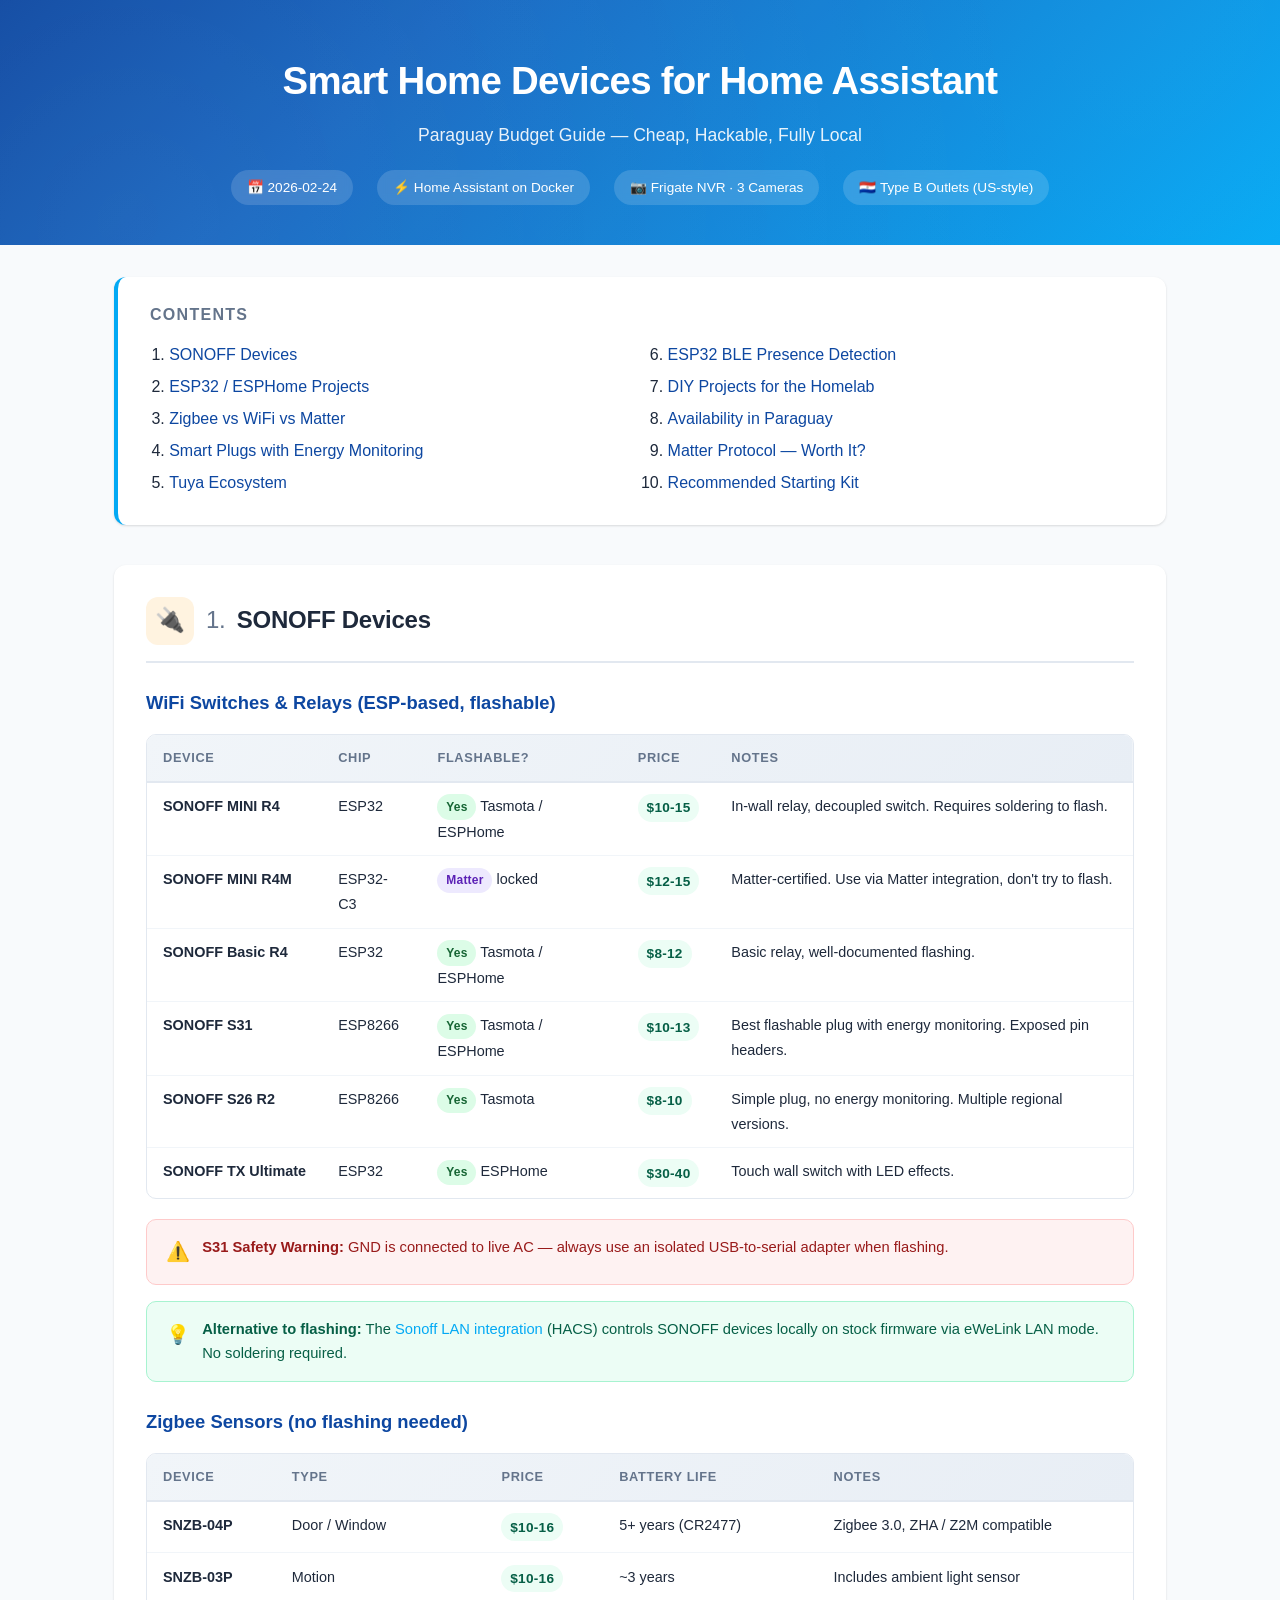
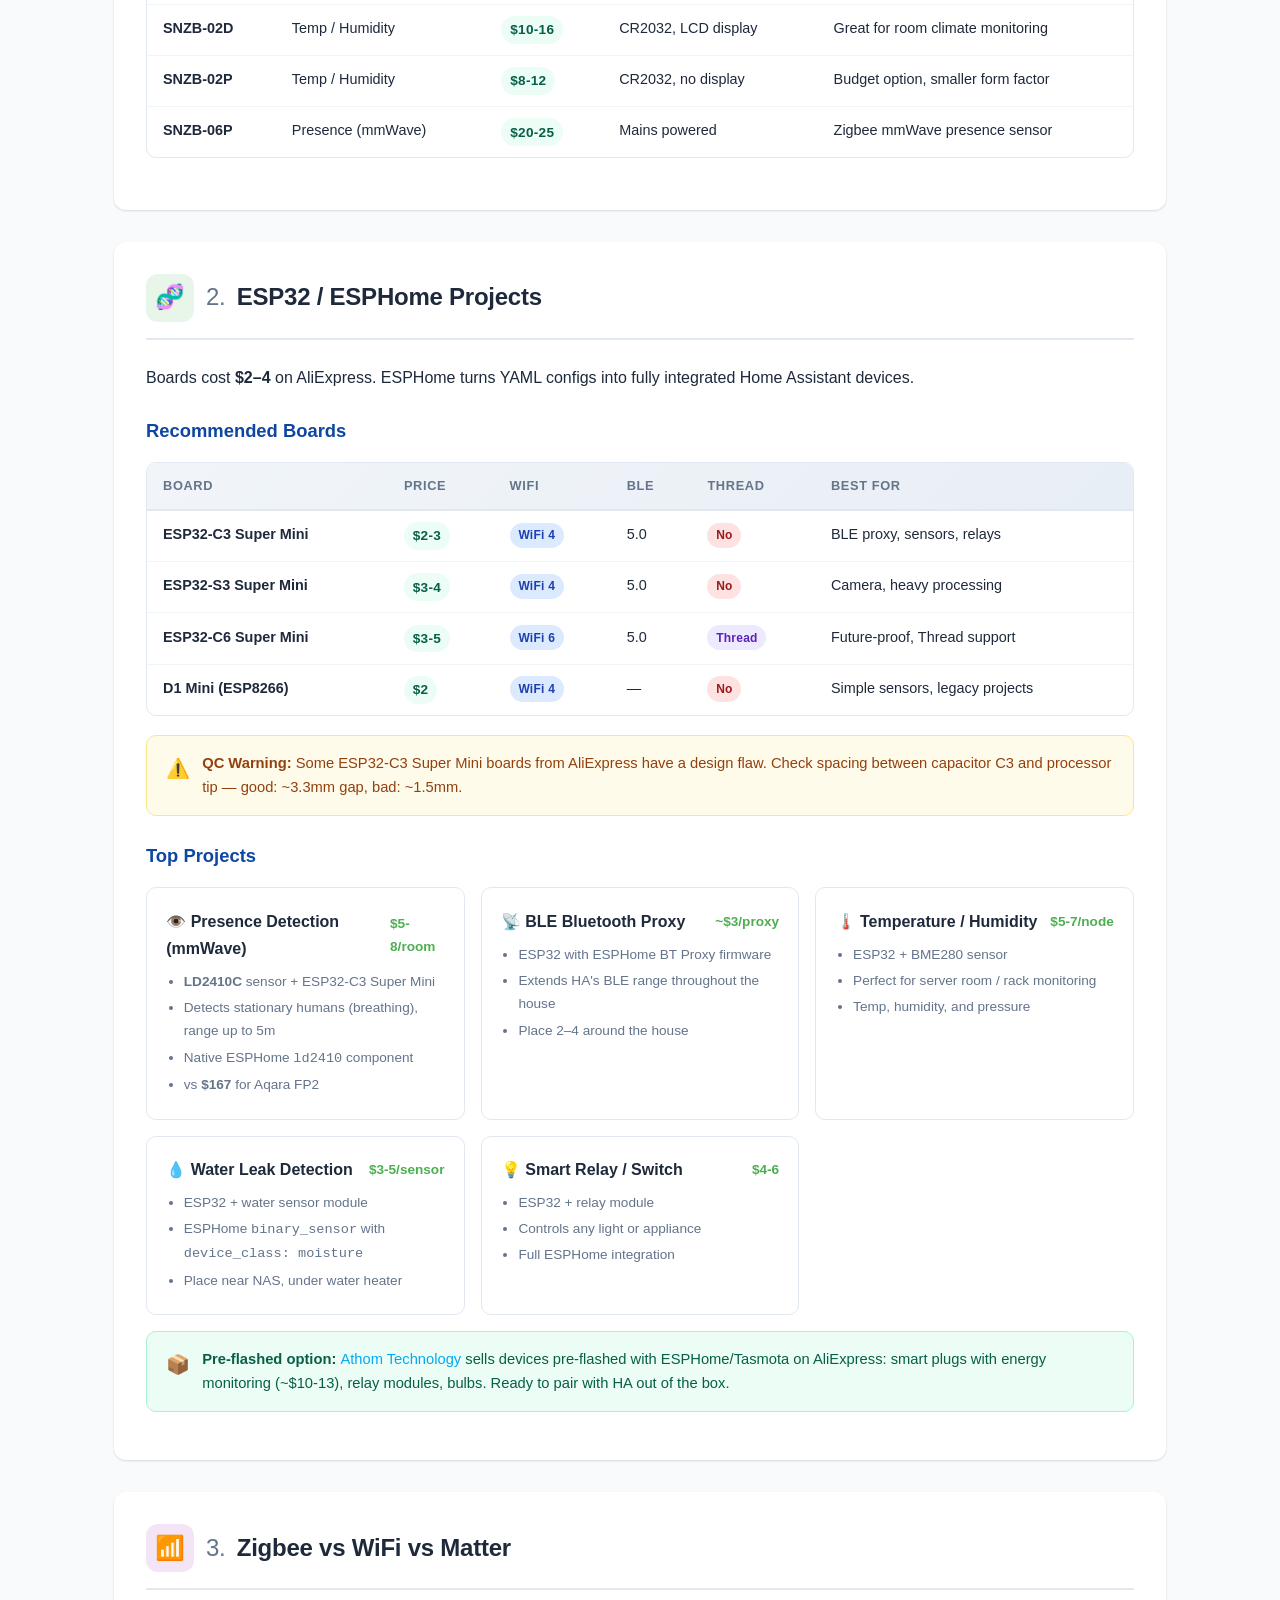
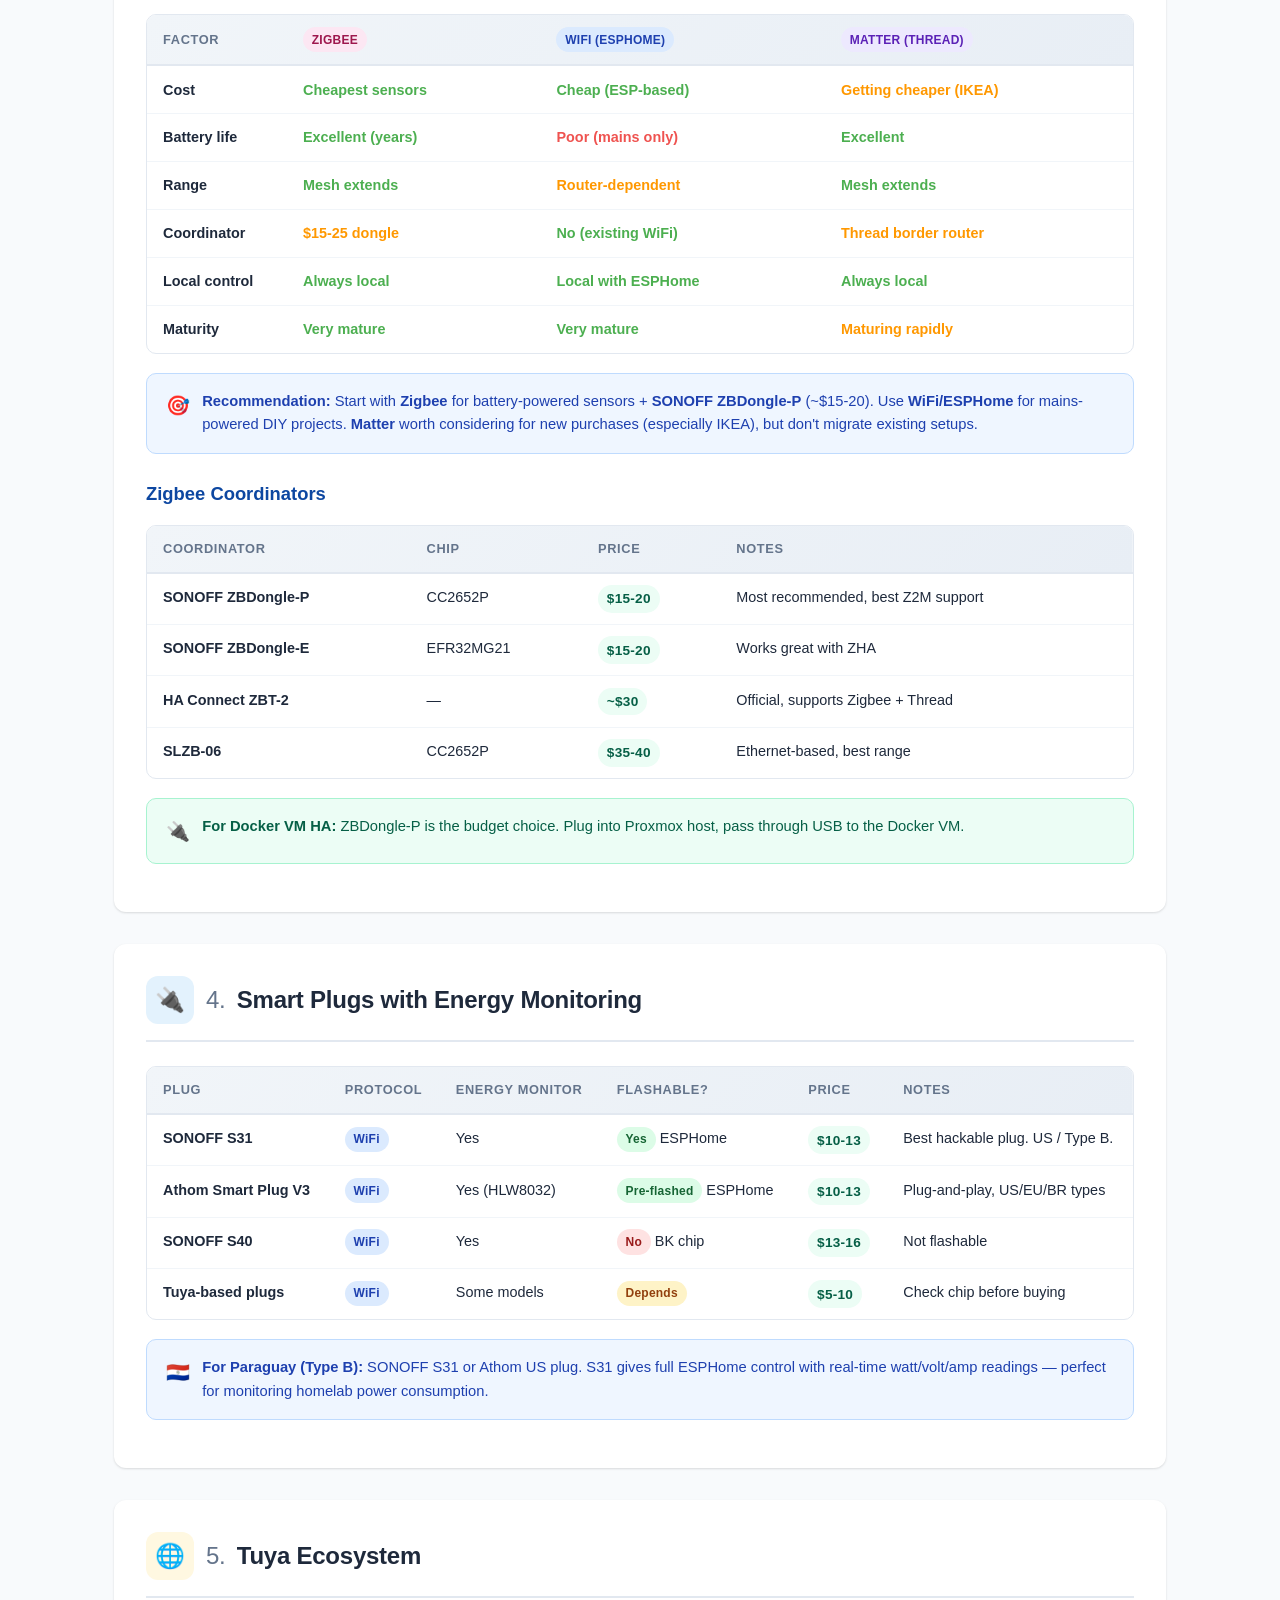
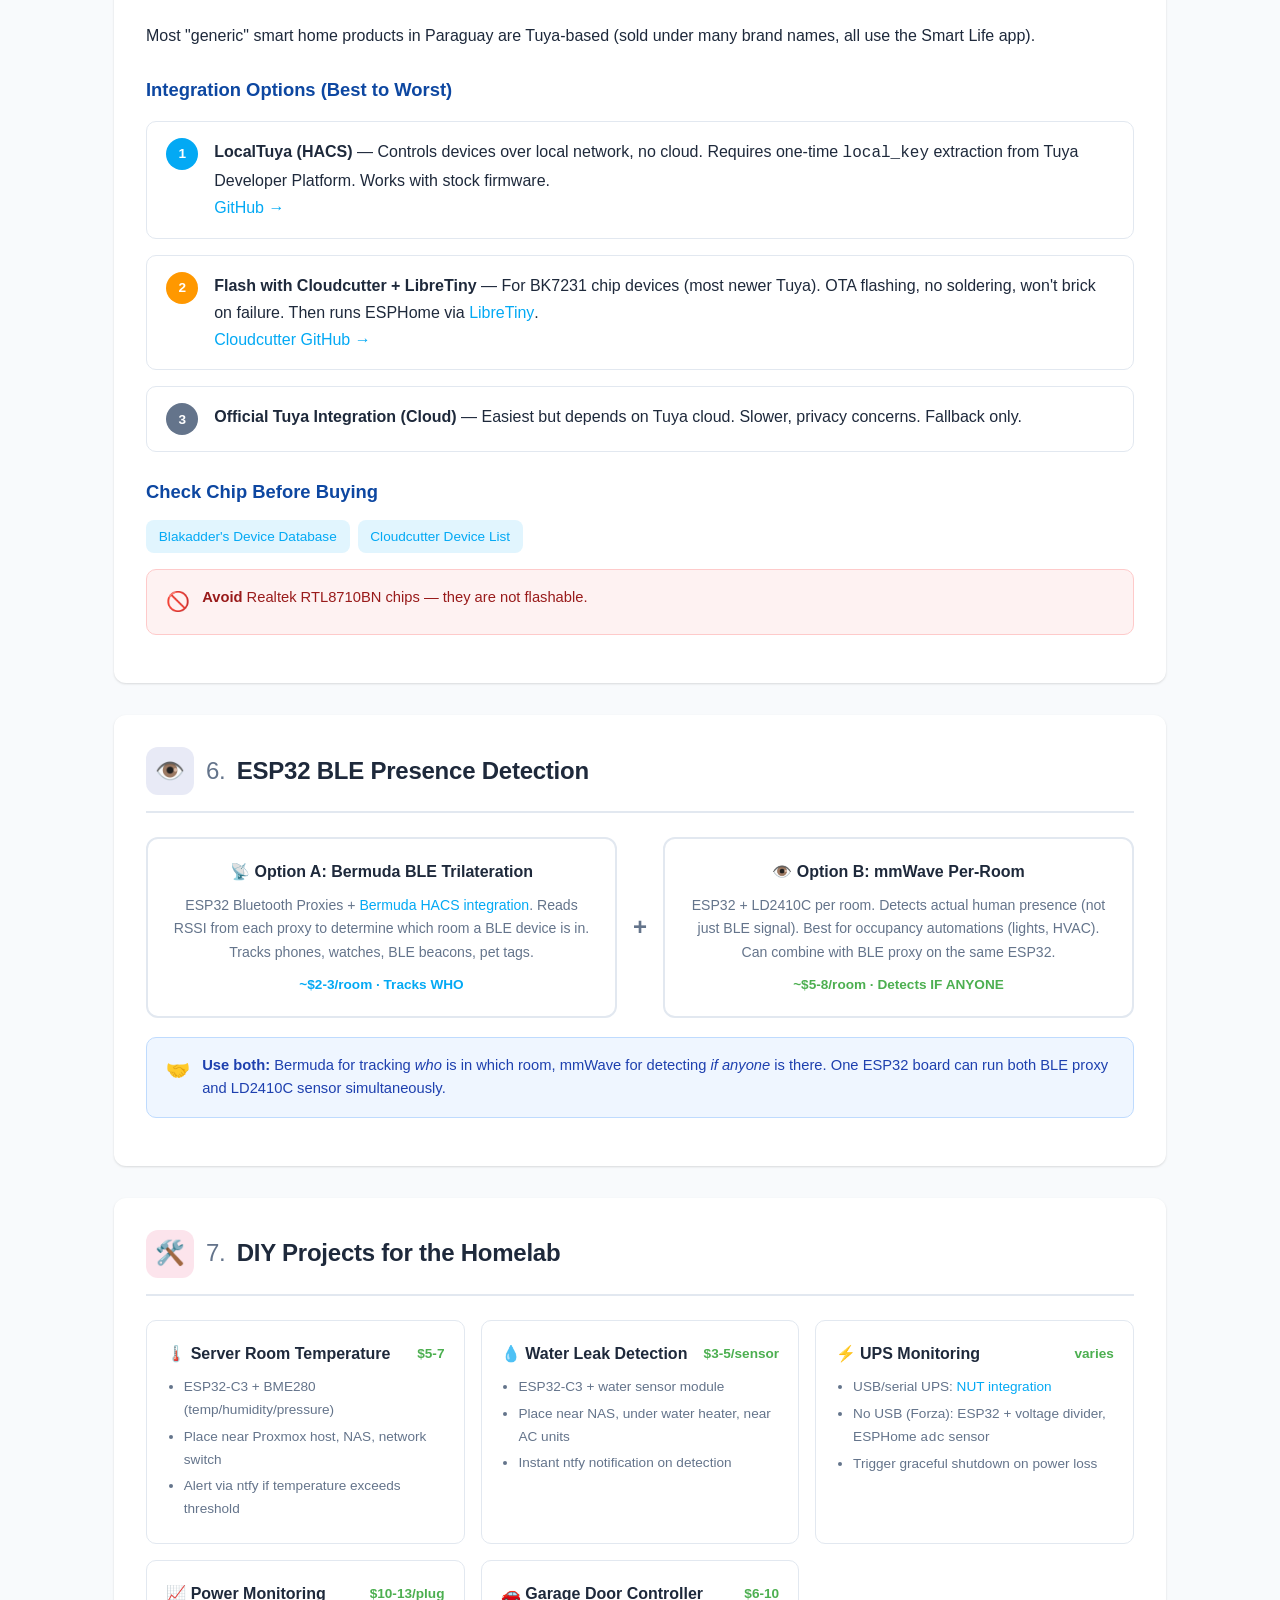
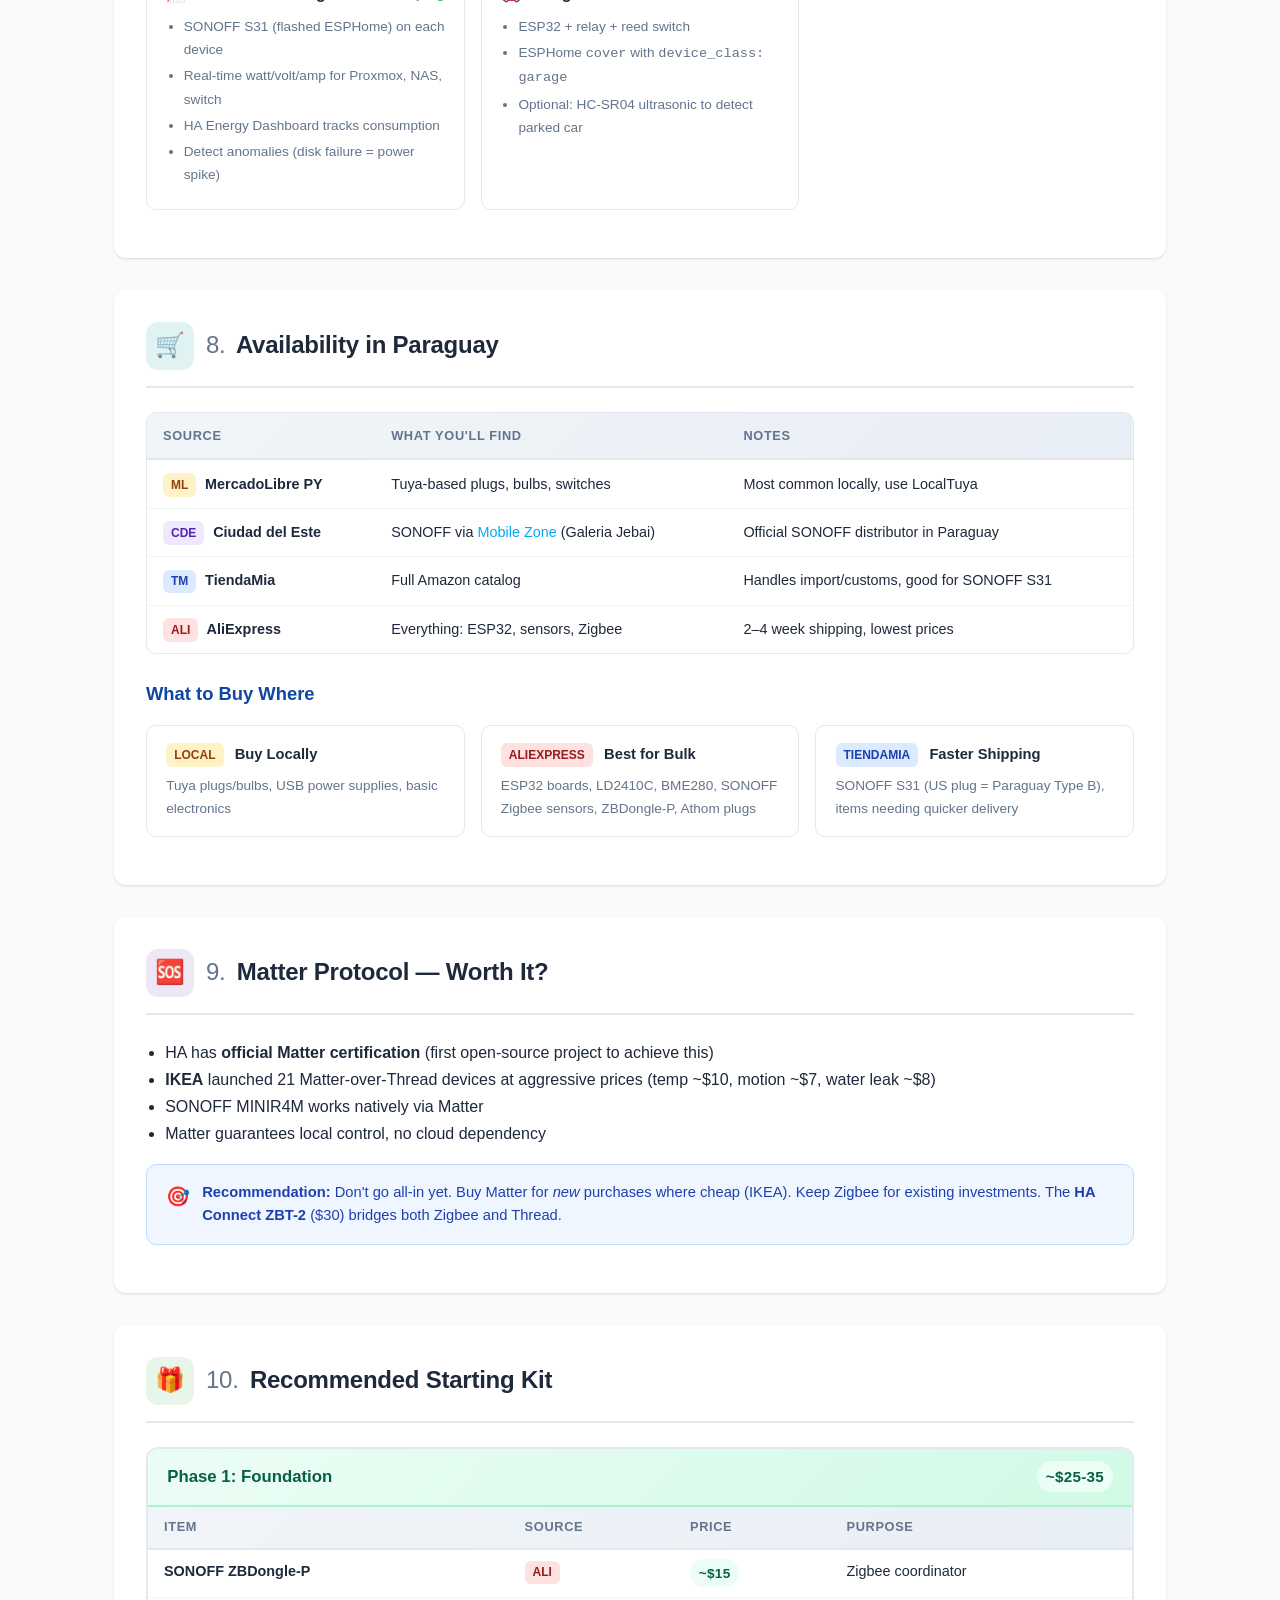
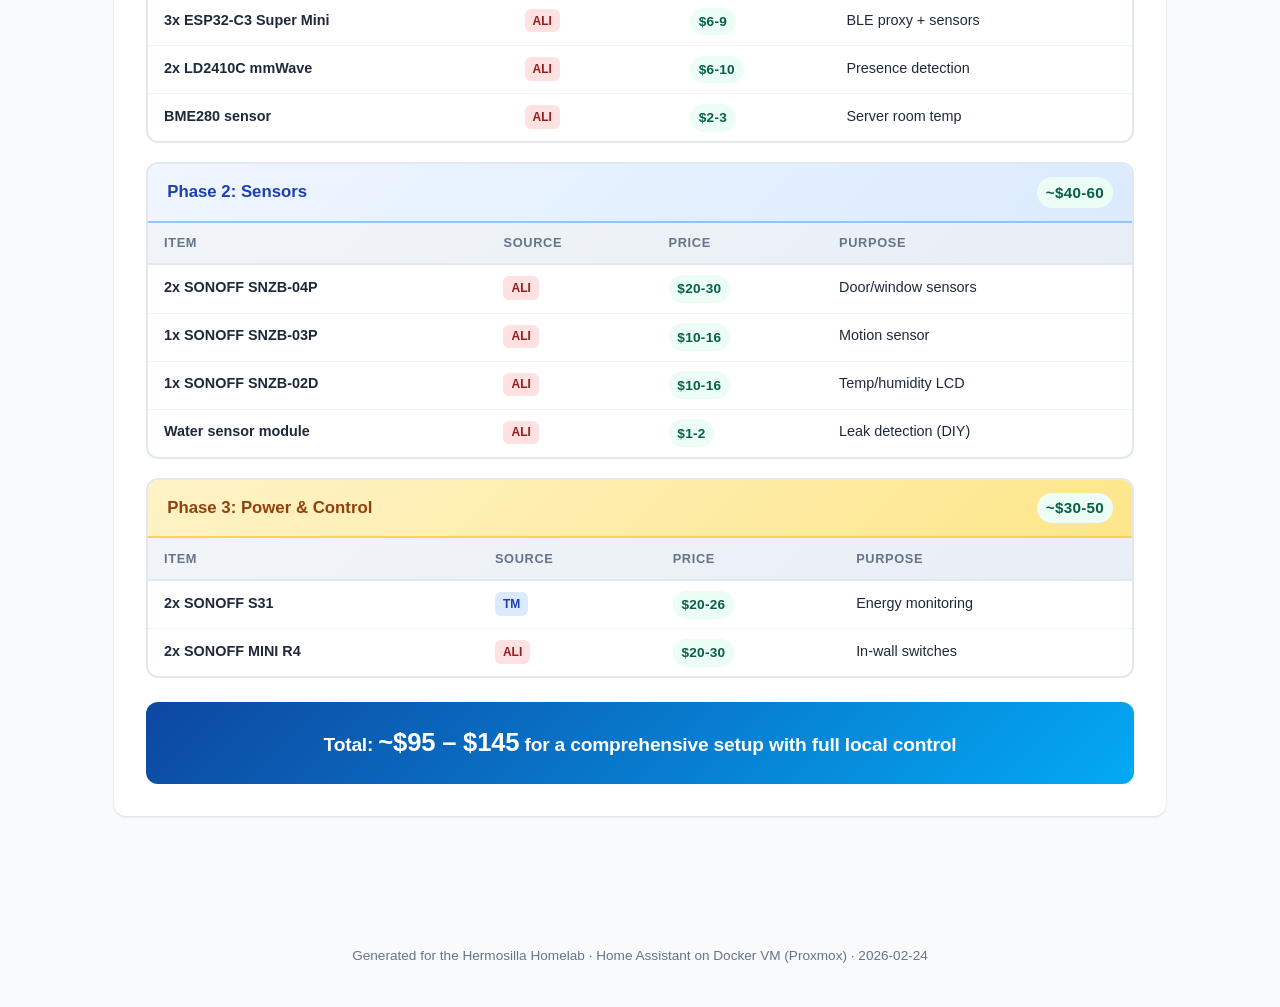
<file: docs/ha-devices-guide-2026-02-24.html>
<!DOCTYPE html>
<html lang="en">
<head>
<meta charset="UTF-8">
<meta name="viewport" content="width=device-width, initial-scale=1.0">
<title>Smart Home Devices for Home Assistant — Paraguay Budget Guide</title>
<style>
  :root {
    --ha-blue: #03a9f4;
    --ha-dark: #0d47a1;
    --ha-light: #e1f5fe;
    --accent-green: #4caf50;
    --accent-orange: #ff9800;
    --accent-red: #ef5350;
    --accent-purple: #7e57c2;
    --bg: #f8fafc;
    --card-bg: #ffffff;
    --text: #1e293b;
    --text-muted: #64748b;
    --border: #e2e8f0;
    --shadow: 0 1px 3px rgba(0,0,0,0.08), 0 1px 2px rgba(0,0,0,0.06);
    --shadow-lg: 0 10px 15px -3px rgba(0,0,0,0.08), 0 4px 6px -4px rgba(0,0,0,0.06);
    --radius: 12px;
  }

  * { box-sizing: border-box; margin: 0; padding: 0; }

  body {
    font-family: -apple-system, BlinkMacSystemFont, 'Segoe UI', Roboto, 'Helvetica Neue', Arial, sans-serif;
    background: var(--bg);
    color: var(--text);
    line-height: 1.7;
    font-size: 16px;
  }

  /* Hero */
  .hero {
    background: linear-gradient(135deg, #0d47a1 0%, #1565c0 30%, #03a9f4 100%);
    color: white;
    padding: 3rem 2rem 2.5rem;
    text-align: center;
    position: relative;
    overflow: hidden;
  }
  .hero::before {
    content: '';
    position: absolute;
    top: -50%;
    left: -50%;
    width: 200%;
    height: 200%;
    background: radial-gradient(circle at 30% 70%, rgba(255,255,255,0.06) 0%, transparent 50%),
                radial-gradient(circle at 70% 30%, rgba(255,255,255,0.04) 0%, transparent 50%);
    animation: float 20s ease-in-out infinite;
  }
  @keyframes float {
    0%, 100% { transform: translate(0, 0); }
    50% { transform: translate(-2%, 2%); }
  }
  .hero h1 {
    font-size: 2.4rem;
    font-weight: 800;
    letter-spacing: -0.02em;
    margin-bottom: 0.5rem;
    position: relative;
  }
  .hero .subtitle {
    font-size: 1.1rem;
    opacity: 0.9;
    position: relative;
  }
  .hero .meta {
    margin-top: 1.2rem;
    display: flex;
    gap: 1.5rem;
    justify-content: center;
    flex-wrap: wrap;
    position: relative;
  }
  .hero .meta span {
    background: rgba(255,255,255,0.15);
    backdrop-filter: blur(4px);
    padding: 0.35rem 1rem;
    border-radius: 999px;
    font-size: 0.85rem;
    font-weight: 500;
  }

  /* Container */
  .container {
    max-width: 1100px;
    margin: 0 auto;
    padding: 2rem 1.5rem 4rem;
  }

  /* TOC */
  .toc {
    background: var(--card-bg);
    border-radius: var(--radius);
    box-shadow: var(--shadow);
    padding: 1.5rem 2rem;
    margin-bottom: 2.5rem;
    border-left: 4px solid var(--ha-blue);
  }
  .toc h2 {
    font-size: 1rem;
    text-transform: uppercase;
    letter-spacing: 0.08em;
    color: var(--text-muted);
    margin-bottom: 0.8rem;
  }
  .toc ol {
    columns: 2;
    column-gap: 2rem;
    padding-left: 1.2rem;
  }
  .toc li {
    margin-bottom: 0.3rem;
    break-inside: avoid;
  }
  .toc a {
    color: var(--ha-dark);
    text-decoration: none;
    font-weight: 500;
    transition: color 0.15s;
  }
  .toc a:hover { color: var(--ha-blue); text-decoration: underline; }

  /* Sections */
  .section {
    background: var(--card-bg);
    border-radius: var(--radius);
    box-shadow: var(--shadow);
    padding: 2rem;
    margin-bottom: 2rem;
    transition: box-shadow 0.2s;
  }
  .section:hover { box-shadow: var(--shadow-lg); }

  .section-header {
    display: flex;
    align-items: center;
    gap: 0.75rem;
    margin-bottom: 1.5rem;
    padding-bottom: 1rem;
    border-bottom: 2px solid var(--border);
  }
  .section-icon {
    width: 48px;
    height: 48px;
    border-radius: 12px;
    display: flex;
    align-items: center;
    justify-content: center;
    font-size: 1.5rem;
    flex-shrink: 0;
  }
  .section-header h2 {
    font-size: 1.5rem;
    font-weight: 700;
    letter-spacing: -0.01em;
  }
  .section-header .num {
    color: var(--text-muted);
    font-weight: 400;
    margin-right: 0.3rem;
  }

  h3 {
    font-size: 1.15rem;
    font-weight: 700;
    margin: 1.5rem 0 0.8rem;
    color: var(--ha-dark);
  }

  p { margin-bottom: 0.8rem; }

  a {
    color: var(--ha-blue);
    text-decoration: none;
    font-weight: 500;
  }
  a:hover { text-decoration: underline; }

  strong { font-weight: 600; }

  /* Tables */
  .table-wrap {
    overflow-x: auto;
    margin: 1rem 0 1.2rem;
    border-radius: 10px;
    border: 1px solid var(--border);
  }
  table {
    width: 100%;
    border-collapse: collapse;
    font-size: 0.9rem;
  }
  thead {
    background: linear-gradient(135deg, #f1f5f9 0%, #e8eef5 100%);
  }
  th {
    padding: 0.75rem 1rem;
    text-align: left;
    font-weight: 700;
    font-size: 0.8rem;
    text-transform: uppercase;
    letter-spacing: 0.05em;
    color: var(--text-muted);
    border-bottom: 2px solid var(--border);
    white-space: nowrap;
  }
  td {
    padding: 0.7rem 1rem;
    border-bottom: 1px solid #f1f5f9;
    vertical-align: top;
  }
  tbody tr:hover { background: #f8fafc; }
  tbody tr:last-child td { border-bottom: none; }

  .device-name {
    font-weight: 700;
    color: var(--text);
    white-space: nowrap;
  }

  /* Badges */
  .badge {
    display: inline-block;
    padding: 0.15rem 0.55rem;
    border-radius: 999px;
    font-size: 0.75rem;
    font-weight: 700;
    letter-spacing: 0.02em;
    white-space: nowrap;
  }
  .badge-yes {
    background: #dcfce7;
    color: #166534;
  }
  .badge-no {
    background: #fee2e2;
    color: #991b1b;
  }
  .badge-matter {
    background: #ede9fe;
    color: #5b21b6;
  }
  .badge-depends {
    background: #fef3c7;
    color: #92400e;
  }
  .badge-wifi {
    background: #dbeafe;
    color: #1e40af;
  }
  .badge-zigbee {
    background: #fce7f3;
    color: #9d174d;
  }
  .badge-thread {
    background: #ede9fe;
    color: #5b21b6;
  }
  .badge-price {
    background: #ecfdf5;
    color: #065f46;
    font-weight: 800;
    font-size: 0.85rem;
  }

  /* Info boxes */
  .info-box {
    border-radius: 10px;
    padding: 1rem 1.2rem;
    margin: 1rem 0;
    display: flex;
    gap: 0.75rem;
    align-items: flex-start;
    font-size: 0.92rem;
    line-height: 1.6;
  }
  .info-box .icon {
    font-size: 1.2rem;
    flex-shrink: 0;
    margin-top: 0.1rem;
  }
  .info-tip {
    background: #ecfdf5;
    border: 1px solid #a7f3d0;
    color: #065f46;
  }
  .info-warn {
    background: #fffbeb;
    border: 1px solid #fde68a;
    color: #92400e;
  }
  .info-danger {
    background: #fef2f2;
    border: 1px solid #fecaca;
    color: #991b1b;
  }
  .info-note {
    background: #eff6ff;
    border: 1px solid #bfdbfe;
    color: #1e40af;
  }

  /* Project cards */
  .projects-grid {
    display: grid;
    grid-template-columns: repeat(auto-fill, minmax(280px, 1fr));
    gap: 1rem;
    margin: 1rem 0;
  }
  .project-card {
    border: 1px solid var(--border);
    border-radius: 10px;
    padding: 1.2rem;
    transition: border-color 0.2s, box-shadow 0.2s;
  }
  .project-card:hover {
    border-color: var(--ha-blue);
    box-shadow: 0 4px 12px rgba(3,169,244,0.1);
  }
  .project-card h4 {
    font-size: 1rem;
    margin-bottom: 0.5rem;
    display: flex;
    align-items: center;
    gap: 0.5rem;
  }
  .project-card .cost {
    margin-left: auto;
    font-size: 0.85rem;
    font-weight: 700;
    color: var(--accent-green);
  }
  .project-card p {
    font-size: 0.88rem;
    color: var(--text-muted);
    margin: 0;
  }
  .project-card ul {
    margin: 0.4rem 0 0;
    padding-left: 1.1rem;
    font-size: 0.85rem;
    color: var(--text-muted);
  }
  .project-card li { margin-bottom: 0.2rem; }

  /* Comparison grid */
  .compare-table th:first-child {
    width: 140px;
  }
  .compare-table .check { color: var(--accent-green); font-weight: 700; }
  .compare-table .warn { color: var(--accent-orange); font-weight: 600; }
  .compare-table .cross { color: var(--accent-red); font-weight: 600; }

  /* Ordered list styling */
  .integration-list {
    counter-reset: item;
    list-style: none;
    padding: 0;
    margin: 1rem 0;
  }
  .integration-list li {
    counter-increment: item;
    display: flex;
    gap: 1rem;
    margin-bottom: 1rem;
    padding: 1rem 1.2rem;
    border: 1px solid var(--border);
    border-radius: 10px;
    align-items: flex-start;
    transition: border-color 0.2s;
  }
  .integration-list li:hover { border-color: var(--ha-blue); }
  .integration-list li::before {
    content: counter(item);
    display: flex;
    align-items: center;
    justify-content: center;
    min-width: 32px;
    height: 32px;
    background: var(--ha-blue);
    color: white;
    border-radius: 50%;
    font-weight: 800;
    font-size: 0.85rem;
    flex-shrink: 0;
  }
  .integration-list li:nth-child(2)::before { background: var(--accent-orange); }
  .integration-list li:nth-child(3)::before { background: var(--text-muted); }

  /* Phase cards */
  .phase {
    border: 2px solid var(--border);
    border-radius: 12px;
    margin: 1.2rem 0;
    overflow: hidden;
  }
  .phase-header {
    padding: 0.8rem 1.2rem;
    font-weight: 700;
    font-size: 1.05rem;
    display: flex;
    align-items: center;
    justify-content: space-between;
  }
  .phase-1 .phase-header { background: linear-gradient(135deg, #ecfdf5, #d1fae5); color: #065f46; border-bottom: 2px solid #a7f3d0; }
  .phase-2 .phase-header { background: linear-gradient(135deg, #eff6ff, #dbeafe); color: #1e40af; border-bottom: 2px solid #93c5fd; }
  .phase-3 .phase-header { background: linear-gradient(135deg, #fef3c7, #fde68a); color: #92400e; border-bottom: 2px solid #fcd34d; }
  .phase .table-wrap { margin: 0; border: none; border-radius: 0; }
  .phase table td, .phase table th { padding: 0.6rem 1rem; }

  /* Total bar */
  .total-bar {
    background: linear-gradient(135deg, var(--ha-dark), var(--ha-blue));
    color: white;
    padding: 1.2rem 1.5rem;
    border-radius: 12px;
    text-align: center;
    font-size: 1.2rem;
    font-weight: 700;
    margin-top: 1.5rem;
    letter-spacing: -0.01em;
  }
  .total-bar span {
    font-size: 1.6rem;
  }

  /* Resource list */
  .resource-list {
    list-style: none;
    padding: 0;
    display: flex;
    flex-wrap: wrap;
    gap: 0.5rem;
    margin: 0.5rem 0;
  }
  .resource-list li a {
    display: inline-block;
    padding: 0.3rem 0.8rem;
    background: var(--ha-light);
    border-radius: 8px;
    font-size: 0.85rem;
    transition: background 0.15s;
  }
  .resource-list li a:hover {
    background: #bbdefb;
    text-decoration: none;
  }

  /* Source badges in availability */
  .source-badge {
    display: inline-block;
    padding: 0.1rem 0.5rem;
    border-radius: 6px;
    font-size: 0.75rem;
    font-weight: 600;
    margin-right: 0.3rem;
  }
  .source-ali { background: #fee2e2; color: #991b1b; }
  .source-ml { background: #fef3c7; color: #92400e; }
  .source-tm { background: #dbeafe; color: #1e40af; }
  .source-cde { background: #ede9fe; color: #5b21b6; }

  /* Buying guide boxes */
  .buy-grid {
    display: grid;
    grid-template-columns: repeat(auto-fill, minmax(300px, 1fr));
    gap: 1rem;
    margin: 1rem 0;
  }
  .buy-card {
    border: 1px solid var(--border);
    border-radius: 10px;
    padding: 1rem 1.2rem;
  }
  .buy-card h4 {
    font-size: 0.92rem;
    margin-bottom: 0.4rem;
    display: flex;
    align-items: center;
    gap: 0.4rem;
  }
  .buy-card p {
    font-size: 0.85rem;
    color: var(--text-muted);
    margin: 0;
  }

  /* Presence detection comparison */
  .vs-container {
    display: grid;
    grid-template-columns: 1fr auto 1fr;
    gap: 1rem;
    align-items: center;
    margin: 1.2rem 0;
  }
  .vs-card {
    border: 2px solid var(--border);
    border-radius: 12px;
    padding: 1.2rem;
    text-align: center;
  }
  .vs-card h4 { margin-bottom: 0.5rem; font-size: 1rem; }
  .vs-card p { font-size: 0.88rem; color: var(--text-muted); margin: 0; }
  .vs-card .tag { display: block; margin-top: 0.5rem; font-weight: 700; font-size: 0.85rem; }
  .vs-plus {
    font-size: 1.5rem;
    font-weight: 800;
    color: var(--text-muted);
  }

  /* Footer */
  .footer {
    text-align: center;
    padding: 2rem;
    color: var(--text-muted);
    font-size: 0.85rem;
  }

  /* Responsive */
  @media (max-width: 768px) {
    .hero h1 { font-size: 1.8rem; }
    .toc ol { columns: 1; }
    .section { padding: 1.5rem; }
    .projects-grid { grid-template-columns: 1fr; }
    .vs-container { grid-template-columns: 1fr; }
    .vs-plus { display: none; }
    .buy-grid { grid-template-columns: 1fr; }
  }
</style>
</head>
<body>

<!-- Hero -->
<div class="hero">
  <h1>Smart Home Devices for Home Assistant</h1>
  <p class="subtitle">Paraguay Budget Guide &mdash; Cheap, Hackable, Fully Local</p>
  <div class="meta">
    <span>&#128197; 2026-02-24</span>
    <span>&#9889; Home Assistant on Docker</span>
    <span>&#128247; Frigate NVR &middot; 3 Cameras</span>
    <span>&#127477;&#127486; Type B Outlets (US-style)</span>
  </div>
</div>

<div class="container">

  <!-- TOC -->
  <nav class="toc">
    <h2>Contents</h2>
    <ol>
      <li><a href="#sonoff">SONOFF Devices</a></li>
      <li><a href="#esp32">ESP32 / ESPHome Projects</a></li>
      <li><a href="#protocols">Zigbee vs WiFi vs Matter</a></li>
      <li><a href="#plugs">Smart Plugs with Energy Monitoring</a></li>
      <li><a href="#tuya">Tuya Ecosystem</a></li>
      <li><a href="#presence">ESP32 BLE Presence Detection</a></li>
      <li><a href="#diy">DIY Projects for the Homelab</a></li>
      <li><a href="#availability">Availability in Paraguay</a></li>
      <li><a href="#matter">Matter Protocol &mdash; Worth It?</a></li>
      <li><a href="#kit">Recommended Starting Kit</a></li>
    </ol>
  </nav>

  <!-- Section 1: SONOFF -->
  <section id="sonoff" class="section">
    <div class="section-header">
      <div class="section-icon" style="background:#fff3e0;color:#e65100;">&#128268;</div>
      <h2><span class="num">1.</span> SONOFF Devices</h2>
    </div>

    <h3>WiFi Switches &amp; Relays (ESP-based, flashable)</h3>
    <div class="table-wrap">
      <table>
        <thead>
          <tr><th>Device</th><th>Chip</th><th>Flashable?</th><th>Price</th><th>Notes</th></tr>
        </thead>
        <tbody>
          <tr>
            <td class="device-name">SONOFF MINI R4</td>
            <td>ESP32</td>
            <td><span class="badge badge-yes">Yes</span> Tasmota / ESPHome</td>
            <td><span class="badge badge-price">$10-15</span></td>
            <td>In-wall relay, decoupled switch. Requires soldering to flash.</td>
          </tr>
          <tr>
            <td class="device-name">SONOFF MINI R4M</td>
            <td>ESP32-C3</td>
            <td><span class="badge badge-matter">Matter</span> locked</td>
            <td><span class="badge badge-price">$12-15</span></td>
            <td>Matter-certified. Use via Matter integration, don't try to flash.</td>
          </tr>
          <tr>
            <td class="device-name">SONOFF Basic R4</td>
            <td>ESP32</td>
            <td><span class="badge badge-yes">Yes</span> Tasmota / ESPHome</td>
            <td><span class="badge badge-price">$8-12</span></td>
            <td>Basic relay, well-documented flashing.</td>
          </tr>
          <tr>
            <td class="device-name">SONOFF S31</td>
            <td>ESP8266</td>
            <td><span class="badge badge-yes">Yes</span> Tasmota / ESPHome</td>
            <td><span class="badge badge-price">$10-13</span></td>
            <td>Best flashable plug with energy monitoring. Exposed pin headers.</td>
          </tr>
          <tr>
            <td class="device-name">SONOFF S26 R2</td>
            <td>ESP8266</td>
            <td><span class="badge badge-yes">Yes</span> Tasmota</td>
            <td><span class="badge badge-price">$8-10</span></td>
            <td>Simple plug, no energy monitoring. Multiple regional versions.</td>
          </tr>
          <tr>
            <td class="device-name">SONOFF TX Ultimate</td>
            <td>ESP32</td>
            <td><span class="badge badge-yes">Yes</span> ESPHome</td>
            <td><span class="badge badge-price">$30-40</span></td>
            <td>Touch wall switch with LED effects.</td>
          </tr>
        </tbody>
      </table>
    </div>

    <div class="info-box info-danger">
      <span class="icon">&#9888;&#65039;</span>
      <div><strong>S31 Safety Warning:</strong> GND is connected to live AC &mdash; always use an isolated USB-to-serial adapter when flashing.</div>
    </div>

    <div class="info-box info-tip">
      <span class="icon">&#128161;</span>
      <div><strong>Alternative to flashing:</strong> The <a href="https://github.com/AlexxIT/SonoffLAN">Sonoff LAN integration</a> (HACS) controls SONOFF devices locally on stock firmware via eWeLink LAN mode. No soldering required.</div>
    </div>

    <h3>Zigbee Sensors (no flashing needed)</h3>
    <div class="table-wrap">
      <table>
        <thead>
          <tr><th>Device</th><th>Type</th><th>Price</th><th>Battery Life</th><th>Notes</th></tr>
        </thead>
        <tbody>
          <tr>
            <td class="device-name">SNZB-04P</td>
            <td>Door / Window</td>
            <td><span class="badge badge-price">$10-16</span></td>
            <td>5+ years (CR2477)</td>
            <td>Zigbee 3.0, ZHA / Z2M compatible</td>
          </tr>
          <tr>
            <td class="device-name">SNZB-03P</td>
            <td>Motion</td>
            <td><span class="badge badge-price">$10-16</span></td>
            <td>~3 years</td>
            <td>Includes ambient light sensor</td>
          </tr>
          <tr>
            <td class="device-name">SNZB-02D</td>
            <td>Temp / Humidity</td>
            <td><span class="badge badge-price">$10-16</span></td>
            <td>CR2032, LCD display</td>
            <td>Great for room climate monitoring</td>
          </tr>
          <tr>
            <td class="device-name">SNZB-02P</td>
            <td>Temp / Humidity</td>
            <td><span class="badge badge-price">$8-12</span></td>
            <td>CR2032, no display</td>
            <td>Budget option, smaller form factor</td>
          </tr>
          <tr>
            <td class="device-name">SNZB-06P</td>
            <td>Presence (mmWave)</td>
            <td><span class="badge badge-price">$20-25</span></td>
            <td>Mains powered</td>
            <td>Zigbee mmWave presence sensor</td>
          </tr>
        </tbody>
      </table>
    </div>
  </section>

  <!-- Section 2: ESP32 -->
  <section id="esp32" class="section">
    <div class="section-header">
      <div class="section-icon" style="background:#e8f5e9;color:#2e7d32;">&#129516;</div>
      <h2><span class="num">2.</span> ESP32 / ESPHome Projects</h2>
    </div>

    <p>Boards cost <strong>$2&ndash;4</strong> on AliExpress. ESPHome turns YAML configs into fully integrated Home Assistant devices.</p>

    <h3>Recommended Boards</h3>
    <div class="table-wrap">
      <table>
        <thead>
          <tr><th>Board</th><th>Price</th><th>WiFi</th><th>BLE</th><th>Thread</th><th>Best For</th></tr>
        </thead>
        <tbody>
          <tr>
            <td class="device-name">ESP32-C3 Super Mini</td>
            <td><span class="badge badge-price">$2-3</span></td>
            <td><span class="badge badge-wifi">WiFi 4</span></td>
            <td>5.0</td>
            <td><span class="badge badge-no">No</span></td>
            <td>BLE proxy, sensors, relays</td>
          </tr>
          <tr>
            <td class="device-name">ESP32-S3 Super Mini</td>
            <td><span class="badge badge-price">$3-4</span></td>
            <td><span class="badge badge-wifi">WiFi 4</span></td>
            <td>5.0</td>
            <td><span class="badge badge-no">No</span></td>
            <td>Camera, heavy processing</td>
          </tr>
          <tr>
            <td class="device-name">ESP32-C6 Super Mini</td>
            <td><span class="badge badge-price">$3-5</span></td>
            <td><span class="badge badge-wifi">WiFi 6</span></td>
            <td>5.0</td>
            <td><span class="badge badge-thread">Thread</span></td>
            <td>Future-proof, Thread support</td>
          </tr>
          <tr>
            <td class="device-name">D1 Mini (ESP8266)</td>
            <td><span class="badge badge-price">$2</span></td>
            <td><span class="badge badge-wifi">WiFi 4</span></td>
            <td>&mdash;</td>
            <td><span class="badge badge-no">No</span></td>
            <td>Simple sensors, legacy projects</td>
          </tr>
        </tbody>
      </table>
    </div>

    <div class="info-box info-warn">
      <span class="icon">&#9888;&#65039;</span>
      <div><strong>QC Warning:</strong> Some ESP32-C3 Super Mini boards from AliExpress have a design flaw. Check spacing between capacitor C3 and processor tip &mdash; good: ~3.3mm gap, bad: ~1.5mm.</div>
    </div>

    <h3>Top Projects</h3>
    <div class="projects-grid">
      <div class="project-card">
        <h4>&#128065;&#65039; Presence Detection (mmWave) <span class="cost">$5-8/room</span></h4>
        <ul>
          <li><strong>LD2410C</strong> sensor + ESP32-C3 Super Mini</li>
          <li>Detects stationary humans (breathing), range up to 5m</li>
          <li>Native ESPHome <code>ld2410</code> component</li>
          <li>vs <strong>$167</strong> for Aqara FP2</li>
        </ul>
      </div>
      <div class="project-card">
        <h4>&#128225; BLE Bluetooth Proxy <span class="cost">~$3/proxy</span></h4>
        <ul>
          <li>ESP32 with ESPHome BT Proxy firmware</li>
          <li>Extends HA's BLE range throughout the house</li>
          <li>Place 2&ndash;4 around the house</li>
        </ul>
      </div>
      <div class="project-card">
        <h4>&#127777;&#65039; Temperature / Humidity <span class="cost">$5-7/node</span></h4>
        <ul>
          <li>ESP32 + BME280 sensor</li>
          <li>Perfect for server room / rack monitoring</li>
          <li>Temp, humidity, and pressure</li>
        </ul>
      </div>
      <div class="project-card">
        <h4>&#128167; Water Leak Detection <span class="cost">$3-5/sensor</span></h4>
        <ul>
          <li>ESP32 + water sensor module</li>
          <li>ESPHome <code>binary_sensor</code> with <code>device_class: moisture</code></li>
          <li>Place near NAS, under water heater</li>
        </ul>
      </div>
      <div class="project-card">
        <h4>&#128161; Smart Relay / Switch <span class="cost">$4-6</span></h4>
        <ul>
          <li>ESP32 + relay module</li>
          <li>Controls any light or appliance</li>
          <li>Full ESPHome integration</li>
        </ul>
      </div>
    </div>

    <div class="info-box info-tip">
      <span class="icon">&#128230;</span>
      <div><strong>Pre-flashed option:</strong> <a href="https://www.athom.tech/">Athom Technology</a> sells devices pre-flashed with ESPHome/Tasmota on AliExpress: smart plugs with energy monitoring (~$10-13), relay modules, bulbs. Ready to pair with HA out of the box.</div>
    </div>
  </section>

  <!-- Section 3: Protocol Comparison -->
  <section id="protocols" class="section">
    <div class="section-header">
      <div class="section-icon" style="background:#f3e5f5;color:#7b1fa2;">&#128246;</div>
      <h2><span class="num">3.</span> Zigbee vs WiFi vs Matter</h2>
    </div>

    <div class="table-wrap">
      <table class="compare-table">
        <thead>
          <tr><th>Factor</th><th><span class="badge badge-zigbee">Zigbee</span></th><th><span class="badge badge-wifi">WiFi (ESPHome)</span></th><th><span class="badge badge-thread">Matter (Thread)</span></th></tr>
        </thead>
        <tbody>
          <tr>
            <td><strong>Cost</strong></td>
            <td class="check">Cheapest sensors</td>
            <td class="check">Cheap (ESP-based)</td>
            <td class="warn">Getting cheaper (IKEA)</td>
          </tr>
          <tr>
            <td><strong>Battery life</strong></td>
            <td class="check">Excellent (years)</td>
            <td class="cross">Poor (mains only)</td>
            <td class="check">Excellent</td>
          </tr>
          <tr>
            <td><strong>Range</strong></td>
            <td class="check">Mesh extends</td>
            <td class="warn">Router-dependent</td>
            <td class="check">Mesh extends</td>
          </tr>
          <tr>
            <td><strong>Coordinator</strong></td>
            <td class="warn">$15-25 dongle</td>
            <td class="check">No (existing WiFi)</td>
            <td class="warn">Thread border router</td>
          </tr>
          <tr>
            <td><strong>Local control</strong></td>
            <td class="check">Always local</td>
            <td class="check">Local with ESPHome</td>
            <td class="check">Always local</td>
          </tr>
          <tr>
            <td><strong>Maturity</strong></td>
            <td class="check">Very mature</td>
            <td class="check">Very mature</td>
            <td class="warn">Maturing rapidly</td>
          </tr>
        </tbody>
      </table>
    </div>

    <div class="info-box info-note">
      <span class="icon">&#127919;</span>
      <div><strong>Recommendation:</strong> Start with <strong>Zigbee</strong> for battery-powered sensors + <strong>SONOFF ZBDongle-P</strong> (~$15-20). Use <strong>WiFi/ESPHome</strong> for mains-powered DIY projects. <strong>Matter</strong> worth considering for new purchases (especially IKEA), but don't migrate existing setups.</div>
    </div>

    <h3>Zigbee Coordinators</h3>
    <div class="table-wrap">
      <table>
        <thead>
          <tr><th>Coordinator</th><th>Chip</th><th>Price</th><th>Notes</th></tr>
        </thead>
        <tbody>
          <tr>
            <td class="device-name">SONOFF ZBDongle-P</td>
            <td>CC2652P</td>
            <td><span class="badge badge-price">$15-20</span></td>
            <td>Most recommended, best Z2M support</td>
          </tr>
          <tr>
            <td class="device-name">SONOFF ZBDongle-E</td>
            <td>EFR32MG21</td>
            <td><span class="badge badge-price">$15-20</span></td>
            <td>Works great with ZHA</td>
          </tr>
          <tr>
            <td class="device-name">HA Connect ZBT-2</td>
            <td>&mdash;</td>
            <td><span class="badge badge-price">~$30</span></td>
            <td>Official, supports Zigbee + Thread</td>
          </tr>
          <tr>
            <td class="device-name">SLZB-06</td>
            <td>CC2652P</td>
            <td><span class="badge badge-price">$35-40</span></td>
            <td>Ethernet-based, best range</td>
          </tr>
        </tbody>
      </table>
    </div>

    <div class="info-box info-tip">
      <span class="icon">&#128268;</span>
      <div><strong>For Docker VM HA:</strong> ZBDongle-P is the budget choice. Plug into Proxmox host, pass through USB to the Docker VM.</div>
    </div>
  </section>

  <!-- Section 4: Smart Plugs -->
  <section id="plugs" class="section">
    <div class="section-header">
      <div class="section-icon" style="background:#e3f2fd;color:#1565c0;">&#128268;</div>
      <h2><span class="num">4.</span> Smart Plugs with Energy Monitoring</h2>
    </div>

    <div class="table-wrap">
      <table>
        <thead>
          <tr><th>Plug</th><th>Protocol</th><th>Energy Monitor</th><th>Flashable?</th><th>Price</th><th>Notes</th></tr>
        </thead>
        <tbody>
          <tr>
            <td class="device-name">SONOFF S31</td>
            <td><span class="badge badge-wifi">WiFi</span></td>
            <td class="check">Yes</td>
            <td><span class="badge badge-yes">Yes</span> ESPHome</td>
            <td><span class="badge badge-price">$10-13</span></td>
            <td>Best hackable plug. US / Type B.</td>
          </tr>
          <tr>
            <td class="device-name">Athom Smart Plug V3</td>
            <td><span class="badge badge-wifi">WiFi</span></td>
            <td class="check">Yes (HLW8032)</td>
            <td><span class="badge badge-yes">Pre-flashed</span> ESPHome</td>
            <td><span class="badge badge-price">$10-13</span></td>
            <td>Plug-and-play, US/EU/BR types</td>
          </tr>
          <tr>
            <td class="device-name">SONOFF S40</td>
            <td><span class="badge badge-wifi">WiFi</span></td>
            <td class="check">Yes</td>
            <td><span class="badge badge-no">No</span> BK chip</td>
            <td><span class="badge badge-price">$13-16</span></td>
            <td>Not flashable</td>
          </tr>
          <tr>
            <td class="device-name">Tuya-based plugs</td>
            <td><span class="badge badge-wifi">WiFi</span></td>
            <td class="warn">Some models</td>
            <td><span class="badge badge-depends">Depends</span></td>
            <td><span class="badge badge-price">$5-10</span></td>
            <td>Check chip before buying</td>
          </tr>
        </tbody>
      </table>
    </div>

    <div class="info-box info-note">
      <span class="icon">&#127477;&#127486;</span>
      <div><strong>For Paraguay (Type B):</strong> SONOFF S31 or Athom US plug. S31 gives full ESPHome control with real-time watt/volt/amp readings &mdash; perfect for monitoring homelab power consumption.</div>
    </div>
  </section>

  <!-- Section 5: Tuya -->
  <section id="tuya" class="section">
    <div class="section-header">
      <div class="section-icon" style="background:#fff8e1;color:#f57f17;">&#127760;</div>
      <h2><span class="num">5.</span> Tuya Ecosystem</h2>
    </div>

    <p>Most "generic" smart home products in Paraguay are Tuya-based (sold under many brand names, all use the Smart Life app).</p>

    <h3>Integration Options (Best to Worst)</h3>
    <ol class="integration-list">
      <li>
        <div>
          <strong>LocalTuya (HACS)</strong> &mdash; Controls devices over local network, no cloud. Requires one-time <code>local_key</code> extraction from Tuya Developer Platform. Works with stock firmware.<br>
          <a href="https://github.com/xZetsubou/hass-localtuya">GitHub &rarr;</a>
        </div>
      </li>
      <li>
        <div>
          <strong>Flash with Cloudcutter + LibreTiny</strong> &mdash; For BK7231 chip devices (most newer Tuya). OTA flashing, no soldering, won't brick on failure. Then runs ESPHome via <a href="https://esphome.io/components/libretiny/">LibreTiny</a>.<br>
          <a href="https://github.com/tuya-cloudcutter/tuya-cloudcutter">Cloudcutter GitHub &rarr;</a>
        </div>
      </li>
      <li>
        <div>
          <strong>Official Tuya Integration (Cloud)</strong> &mdash; Easiest but depends on Tuya cloud. Slower, privacy concerns. Fallback only.
        </div>
      </li>
    </ol>

    <h3>Check Chip Before Buying</h3>
    <ul class="resource-list">
      <li><a href="https://templates.blakadder.com/">Blakadder's Device Database</a></li>
      <li><a href="https://www.elektroda.com/rtvforum/topic3979215.html">Cloudcutter Device List</a></li>
    </ul>

    <div class="info-box info-danger">
      <span class="icon">&#128683;</span>
      <div><strong>Avoid</strong> Realtek RTL8710BN chips &mdash; they are not flashable.</div>
    </div>
  </section>

  <!-- Section 6: Presence Detection -->
  <section id="presence" class="section">
    <div class="section-header">
      <div class="section-icon" style="background:#e8eaf6;color:#283593;">&#128065;&#65039;</div>
      <h2><span class="num">6.</span> ESP32 BLE Presence Detection</h2>
    </div>

    <div class="vs-container">
      <div class="vs-card">
        <h4>&#128225; Option A: Bermuda BLE Trilateration</h4>
        <p>ESP32 Bluetooth Proxies + <a href="https://github.com/agittins/bermuda">Bermuda HACS integration</a>. Reads RSSI from each proxy to determine which room a BLE device is in. Tracks phones, watches, BLE beacons, pet tags.</p>
        <span class="tag" style="color:var(--ha-blue);">~$2-3/room &middot; Tracks WHO</span>
      </div>
      <div class="vs-plus">+</div>
      <div class="vs-card">
        <h4>&#128065;&#65039; Option B: mmWave Per-Room</h4>
        <p>ESP32 + LD2410C per room. Detects actual human presence (not just BLE signal). Best for occupancy automations (lights, HVAC). Can combine with BLE proxy on the same ESP32.</p>
        <span class="tag" style="color:var(--accent-green);">~$5-8/room &middot; Detects IF ANYONE</span>
      </div>
    </div>

    <div class="info-box info-note">
      <span class="icon">&#129309;</span>
      <div><strong>Use both:</strong> Bermuda for tracking <em>who</em> is in which room, mmWave for detecting <em>if anyone</em> is there. One ESP32 board can run both BLE proxy and LD2410C sensor simultaneously.</div>
    </div>
  </section>

  <!-- Section 7: DIY Projects -->
  <section id="diy" class="section">
    <div class="section-header">
      <div class="section-icon" style="background:#fce4ec;color:#c62828;">&#128736;&#65039;</div>
      <h2><span class="num">7.</span> DIY Projects for the Homelab</h2>
    </div>

    <div class="projects-grid">
      <div class="project-card">
        <h4>&#127777;&#65039; Server Room Temperature <span class="cost">$5-7</span></h4>
        <ul>
          <li>ESP32-C3 + BME280 (temp/humidity/pressure)</li>
          <li>Place near Proxmox host, NAS, network switch</li>
          <li>Alert via ntfy if temperature exceeds threshold</li>
        </ul>
      </div>
      <div class="project-card">
        <h4>&#128167; Water Leak Detection <span class="cost">$3-5/sensor</span></h4>
        <ul>
          <li>ESP32-C3 + water sensor module</li>
          <li>Place near NAS, under water heater, near AC units</li>
          <li>Instant ntfy notification on detection</li>
        </ul>
      </div>
      <div class="project-card">
        <h4>&#9889; UPS Monitoring <span class="cost">varies</span></h4>
        <ul>
          <li>USB/serial UPS: <a href="https://www.home-assistant.io/integrations/nut/">NUT integration</a></li>
          <li>No USB (Forza): ESP32 + voltage divider, ESPHome <code>adc</code> sensor</li>
          <li>Trigger graceful shutdown on power loss</li>
        </ul>
      </div>
      <div class="project-card">
        <h4>&#128200; Power Monitoring <span class="cost">$10-13/plug</span></h4>
        <ul>
          <li>SONOFF S31 (flashed ESPHome) on each device</li>
          <li>Real-time watt/volt/amp for Proxmox, NAS, switch</li>
          <li>HA Energy Dashboard tracks consumption</li>
          <li>Detect anomalies (disk failure = power spike)</li>
        </ul>
      </div>
      <div class="project-card">
        <h4>&#128663; Garage Door Controller <span class="cost">$6-10</span></h4>
        <ul>
          <li>ESP32 + relay + reed switch</li>
          <li>ESPHome <code>cover</code> with <code>device_class: garage</code></li>
          <li>Optional: HC-SR04 ultrasonic to detect parked car</li>
        </ul>
      </div>
    </div>
  </section>

  <!-- Section 8: Availability -->
  <section id="availability" class="section">
    <div class="section-header">
      <div class="section-icon" style="background:#e0f2f1;color:#00695c;">&#128722;</div>
      <h2><span class="num">8.</span> Availability in Paraguay</h2>
    </div>

    <div class="table-wrap">
      <table>
        <thead>
          <tr><th>Source</th><th>What You'll Find</th><th>Notes</th></tr>
        </thead>
        <tbody>
          <tr>
            <td class="device-name"><span class="source-badge source-ml">ML</span> MercadoLibre PY</td>
            <td>Tuya-based plugs, bulbs, switches</td>
            <td>Most common locally, use LocalTuya</td>
          </tr>
          <tr>
            <td class="device-name"><span class="source-badge source-cde">CDE</span> Ciudad del Este</td>
            <td>SONOFF via <a href="https://sonoff.tech/en-us/blogs/news/primer-proyecto-de-domotica-en-paraguay-mobile-zone">Mobile Zone</a> (Galeria Jebai)</td>
            <td>Official SONOFF distributor in Paraguay</td>
          </tr>
          <tr>
            <td class="device-name"><span class="source-badge source-tm">TM</span> TiendaMia</td>
            <td>Full Amazon catalog</td>
            <td>Handles import/customs, good for SONOFF S31</td>
          </tr>
          <tr>
            <td class="device-name"><span class="source-badge source-ali">ALI</span> AliExpress</td>
            <td>Everything: ESP32, sensors, Zigbee</td>
            <td>2&ndash;4 week shipping, lowest prices</td>
          </tr>
        </tbody>
      </table>
    </div>

    <h3>What to Buy Where</h3>
    <div class="buy-grid">
      <div class="buy-card">
        <h4><span class="source-badge source-ml">LOCAL</span> Buy Locally</h4>
        <p>Tuya plugs/bulbs, USB power supplies, basic electronics</p>
      </div>
      <div class="buy-card">
        <h4><span class="source-badge source-ali">ALIEXPRESS</span> Best for Bulk</h4>
        <p>ESP32 boards, LD2410C, BME280, SONOFF Zigbee sensors, ZBDongle-P, Athom plugs</p>
      </div>
      <div class="buy-card">
        <h4><span class="source-badge source-tm">TIENDAMIA</span> Faster Shipping</h4>
        <p>SONOFF S31 (US plug = Paraguay Type B), items needing quicker delivery</p>
      </div>
    </div>
  </section>

  <!-- Section 9: Matter -->
  <section id="matter" class="section">
    <div class="section-header">
      <div class="section-icon" style="background:#ede7f6;color:#4527a0;">&#127384;</div>
      <h2><span class="num">9.</span> Matter Protocol &mdash; Worth It?</h2>
    </div>

    <ul style="margin: 0.5rem 0 1rem 1.2rem;">
      <li>HA has <strong>official Matter certification</strong> (first open-source project to achieve this)</li>
      <li><strong>IKEA</strong> launched 21 Matter-over-Thread devices at aggressive prices (temp ~$10, motion ~$7, water leak ~$8)</li>
      <li>SONOFF MINIR4M works natively via Matter</li>
      <li>Matter guarantees local control, no cloud dependency</li>
    </ul>

    <div class="info-box info-note">
      <span class="icon">&#127919;</span>
      <div><strong>Recommendation:</strong> Don't go all-in yet. Buy Matter for <em>new</em> purchases where cheap (IKEA). Keep Zigbee for existing investments. The <strong>HA Connect ZBT-2</strong> ($30) bridges both Zigbee and Thread.</div>
    </div>
  </section>

  <!-- Section 10: Starting Kit -->
  <section id="kit" class="section">
    <div class="section-header">
      <div class="section-icon" style="background:#e8f5e9;color:#2e7d32;">&#127873;</div>
      <h2><span class="num">10.</span> Recommended Starting Kit</h2>
    </div>

    <div class="phase phase-1">
      <div class="phase-header">
        <span>Phase 1: Foundation</span>
        <span class="badge badge-price" style="font-size:0.95rem;">~$25-35</span>
      </div>
      <div class="table-wrap">
        <table>
          <thead>
            <tr><th>Item</th><th>Source</th><th>Price</th><th>Purpose</th></tr>
          </thead>
          <tbody>
            <tr>
              <td class="device-name">SONOFF ZBDongle-P</td>
              <td><span class="source-badge source-ali">ALI</span></td>
              <td><span class="badge badge-price">~$15</span></td>
              <td>Zigbee coordinator</td>
            </tr>
            <tr>
              <td class="device-name">3x ESP32-C3 Super Mini</td>
              <td><span class="source-badge source-ali">ALI</span></td>
              <td><span class="badge badge-price">$6-9</span></td>
              <td>BLE proxy + sensors</td>
            </tr>
            <tr>
              <td class="device-name">2x LD2410C mmWave</td>
              <td><span class="source-badge source-ali">ALI</span></td>
              <td><span class="badge badge-price">$6-10</span></td>
              <td>Presence detection</td>
            </tr>
            <tr>
              <td class="device-name">BME280 sensor</td>
              <td><span class="source-badge source-ali">ALI</span></td>
              <td><span class="badge badge-price">$2-3</span></td>
              <td>Server room temp</td>
            </tr>
          </tbody>
        </table>
      </div>
    </div>

    <div class="phase phase-2">
      <div class="phase-header">
        <span>Phase 2: Sensors</span>
        <span class="badge badge-price" style="font-size:0.95rem;">~$40-60</span>
      </div>
      <div class="table-wrap">
        <table>
          <thead>
            <tr><th>Item</th><th>Source</th><th>Price</th><th>Purpose</th></tr>
          </thead>
          <tbody>
            <tr>
              <td class="device-name">2x SONOFF SNZB-04P</td>
              <td><span class="source-badge source-ali">ALI</span></td>
              <td><span class="badge badge-price">$20-30</span></td>
              <td>Door/window sensors</td>
            </tr>
            <tr>
              <td class="device-name">1x SONOFF SNZB-03P</td>
              <td><span class="source-badge source-ali">ALI</span></td>
              <td><span class="badge badge-price">$10-16</span></td>
              <td>Motion sensor</td>
            </tr>
            <tr>
              <td class="device-name">1x SONOFF SNZB-02D</td>
              <td><span class="source-badge source-ali">ALI</span></td>
              <td><span class="badge badge-price">$10-16</span></td>
              <td>Temp/humidity LCD</td>
            </tr>
            <tr>
              <td class="device-name">Water sensor module</td>
              <td><span class="source-badge source-ali">ALI</span></td>
              <td><span class="badge badge-price">$1-2</span></td>
              <td>Leak detection (DIY)</td>
            </tr>
          </tbody>
        </table>
      </div>
    </div>

    <div class="phase phase-3">
      <div class="phase-header">
        <span>Phase 3: Power &amp; Control</span>
        <span class="badge badge-price" style="font-size:0.95rem;">~$30-50</span>
      </div>
      <div class="table-wrap">
        <table>
          <thead>
            <tr><th>Item</th><th>Source</th><th>Price</th><th>Purpose</th></tr>
          </thead>
          <tbody>
            <tr>
              <td class="device-name">2x SONOFF S31</td>
              <td><span class="source-badge source-tm">TM</span></td>
              <td><span class="badge badge-price">$20-26</span></td>
              <td>Energy monitoring</td>
            </tr>
            <tr>
              <td class="device-name">2x SONOFF MINI R4</td>
              <td><span class="source-badge source-ali">ALI</span></td>
              <td><span class="badge badge-price">$20-30</span></td>
              <td>In-wall switches</td>
            </tr>
          </tbody>
        </table>
      </div>
    </div>

    <div class="total-bar">
      Total: <span>~$95 &ndash; $145</span> for a comprehensive setup with full local control
    </div>
  </section>

</div>

<div class="footer">
  <p>Generated for the Hermosilla Homelab &middot; Home Assistant on Docker VM (Proxmox) &middot; 2026-02-24</p>
</div>

</body>
</html>
</file>
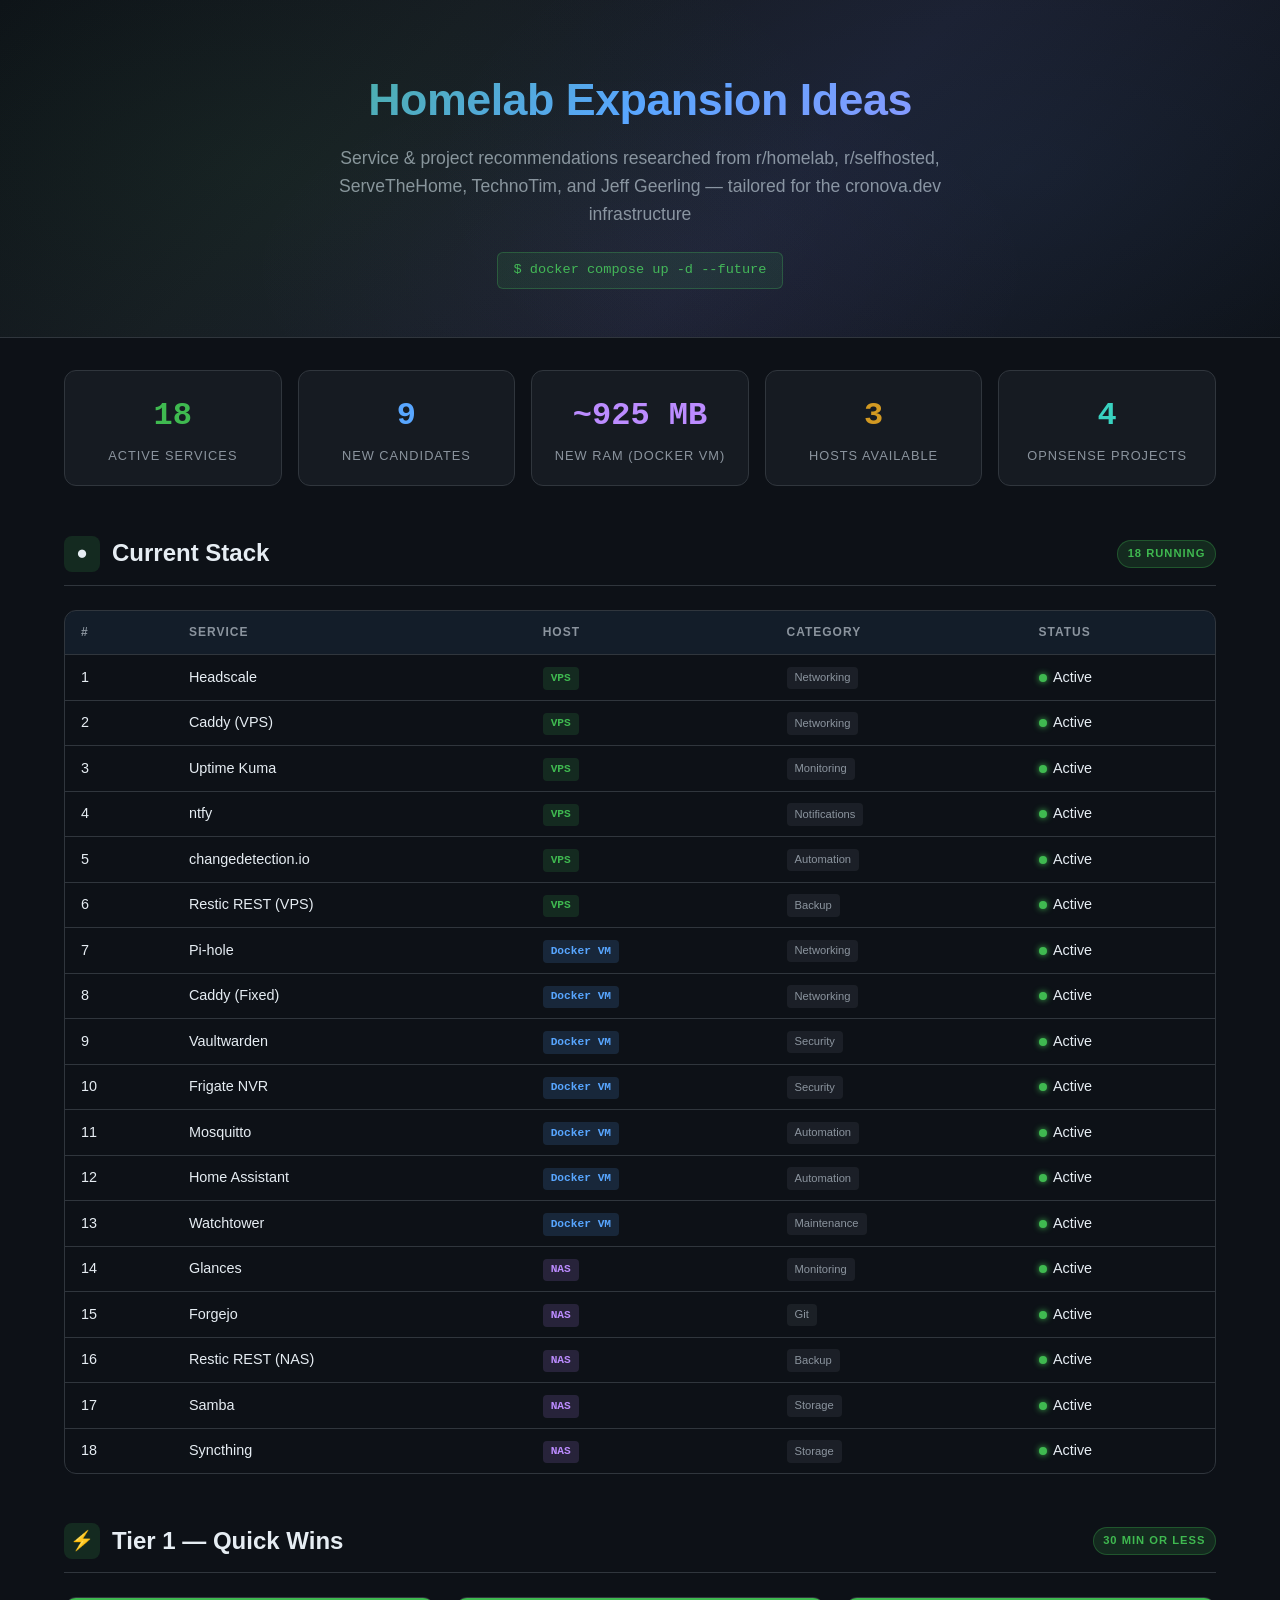
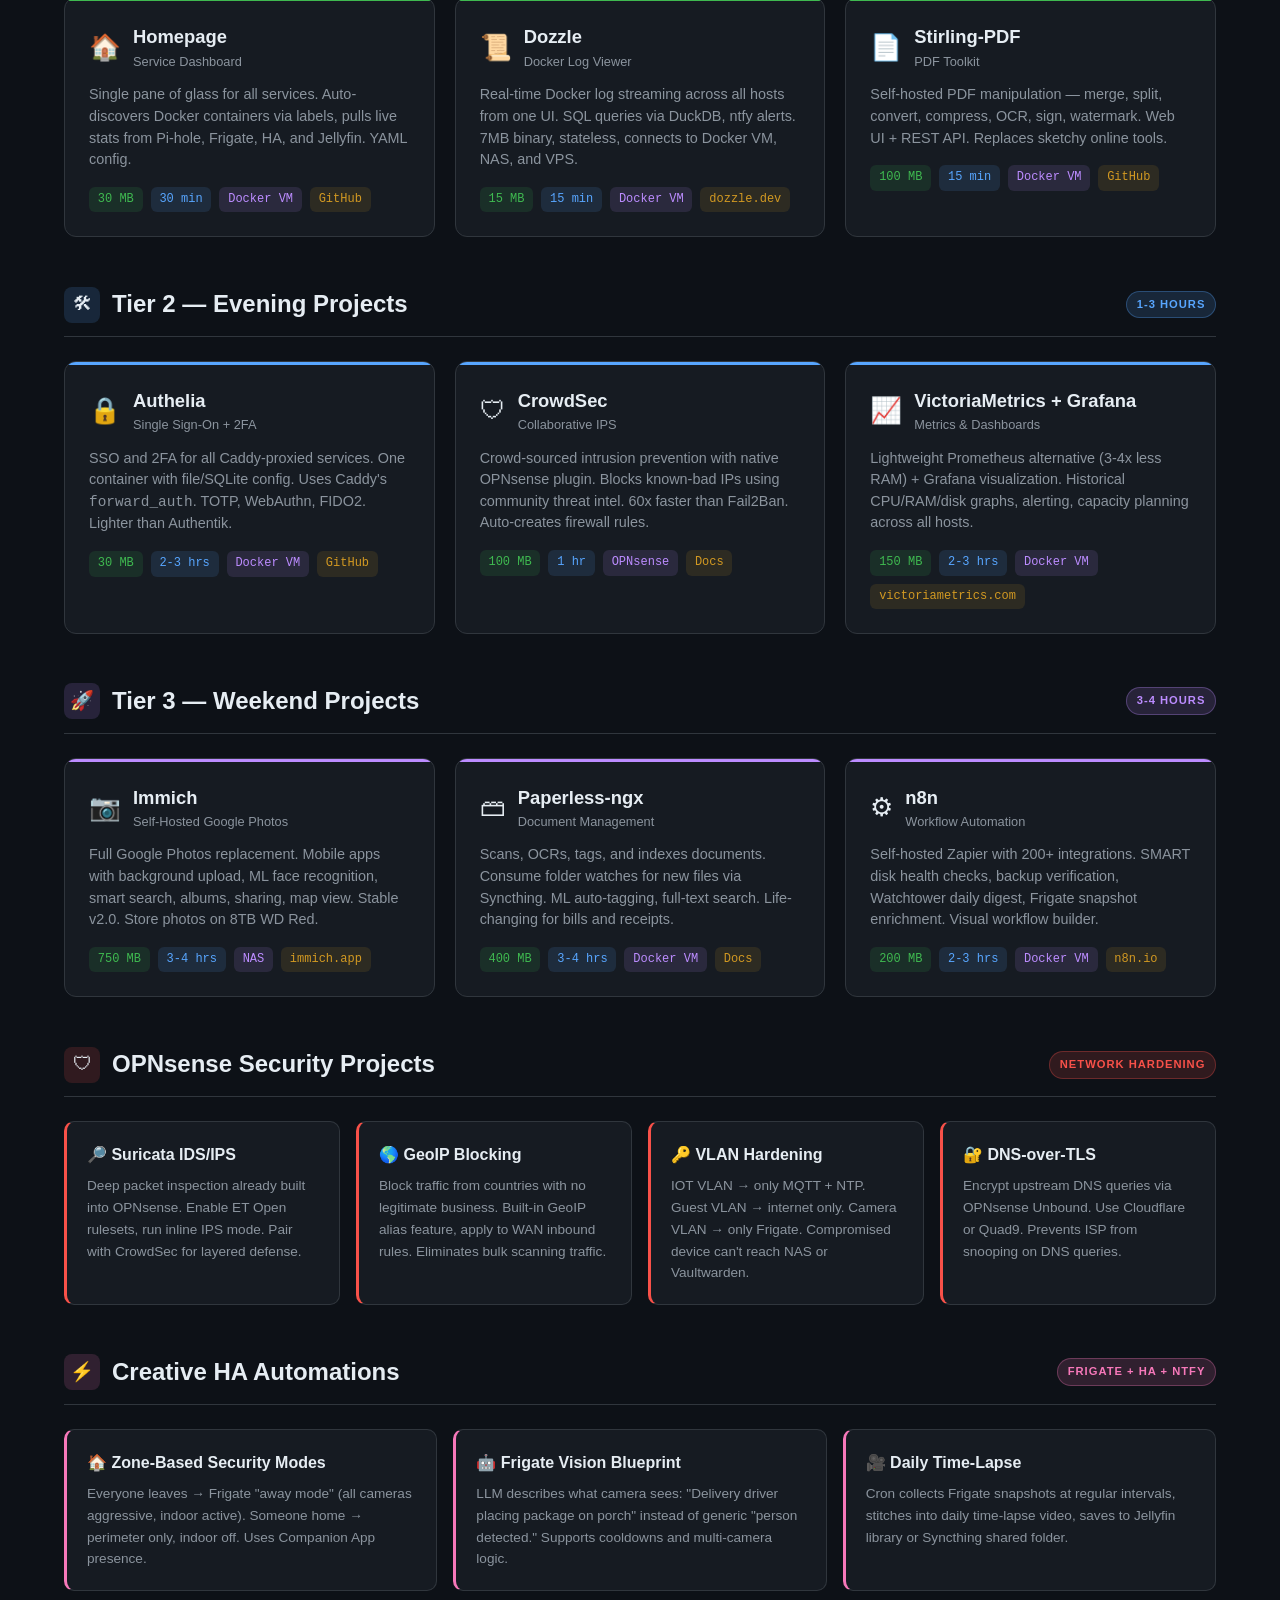
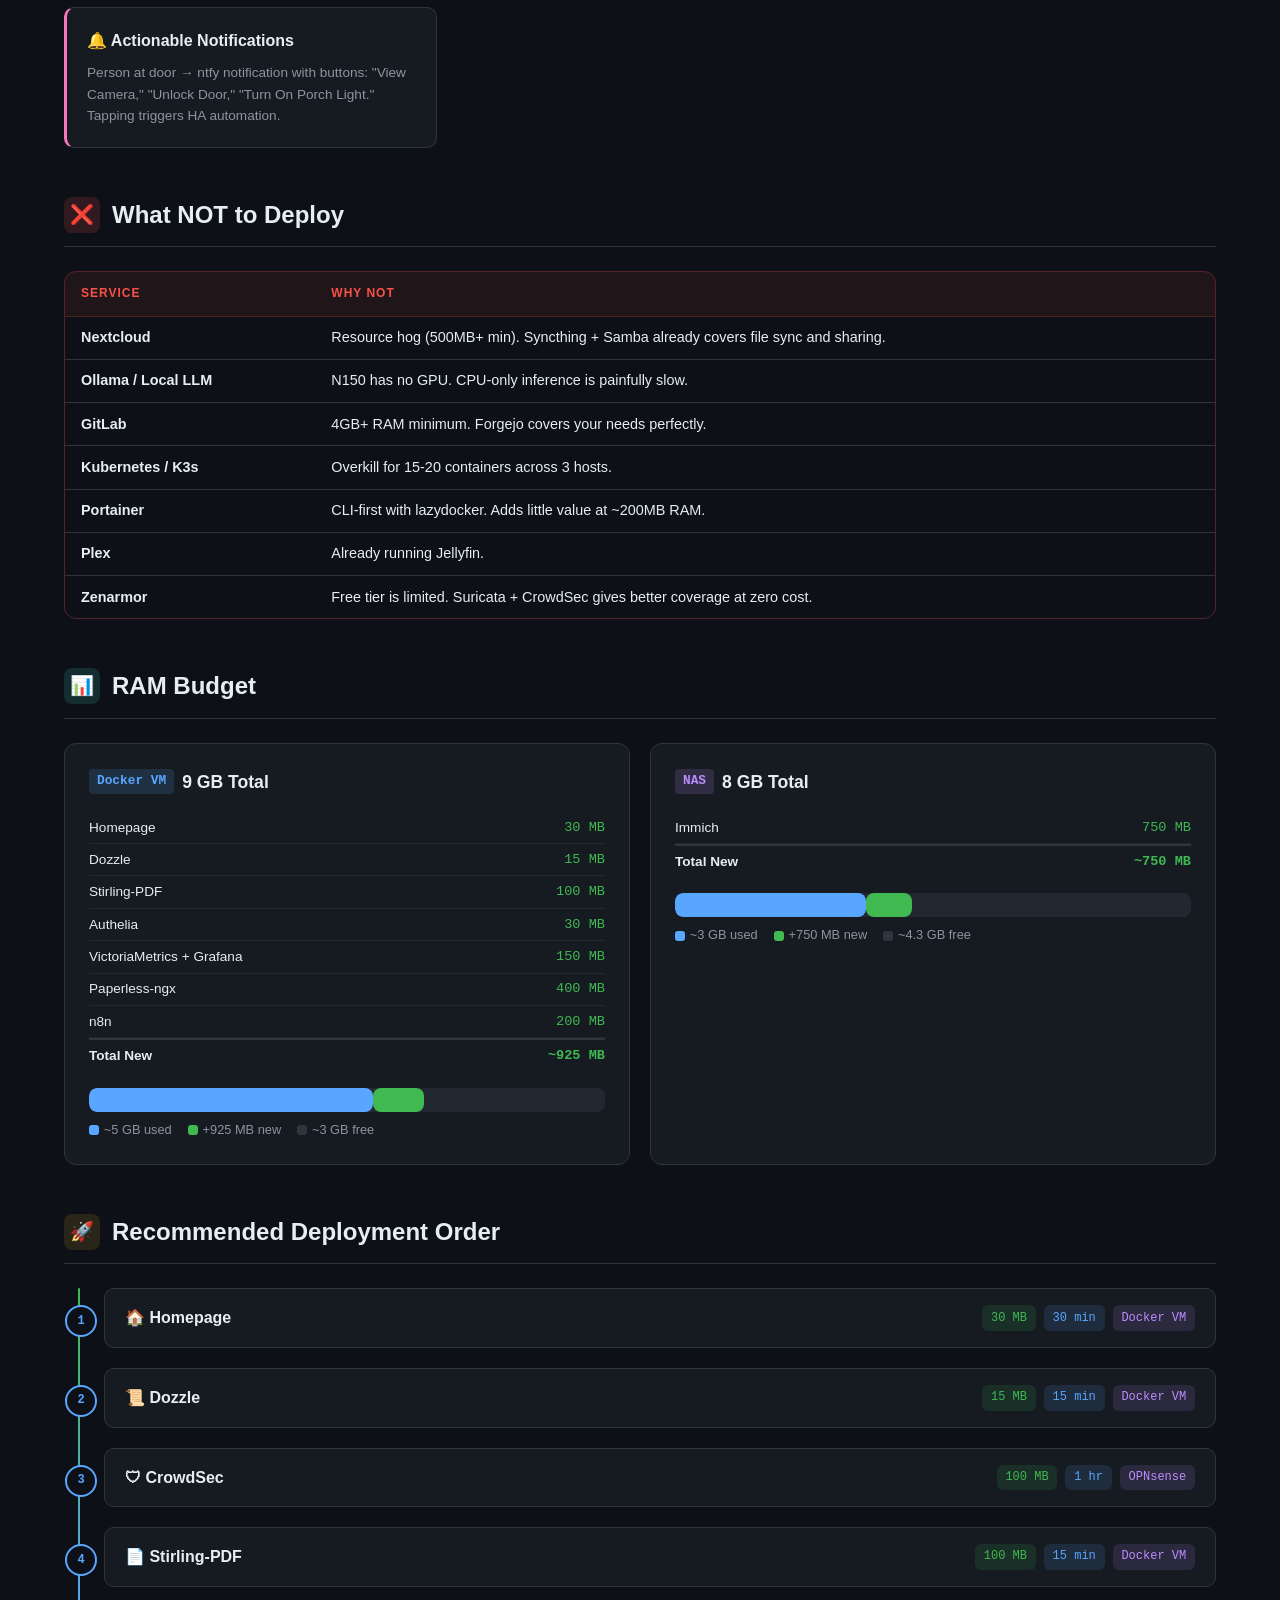
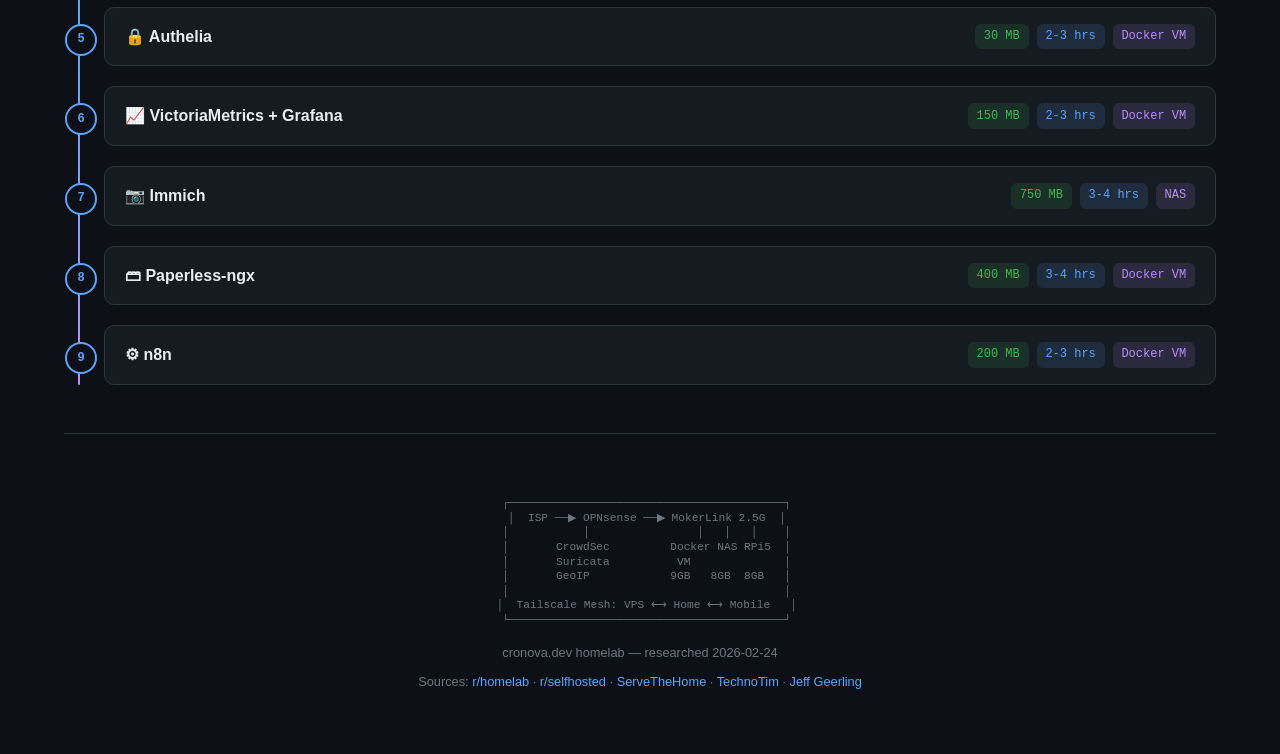
<file: docs/homelab-expansion-ideas-2026-02-24.html>
<!DOCTYPE html>
<html lang="en">
<head>
<meta charset="UTF-8">
<meta name="viewport" content="width=device-width, initial-scale=1.0">
<title>Homelab Expansion Ideas — cronova.dev</title>
<style>
  :root {
    --bg: #0d1117;
    --bg-card: #161b22;
    --bg-card-hover: #1c2333;
    --border: #30363d;
    --text: #e6edf3;
    --text-muted: #8b949e;
    --text-dim: #6e7681;
    --accent-green: #3fb950;
    --accent-blue: #58a6ff;
    --accent-purple: #bc8cff;
    --accent-orange: #d29922;
    --accent-red: #f85149;
    --accent-cyan: #39d2c0;
    --accent-pink: #f778ba;
    --accent-yellow: #e3b341;
    --gradient-hero: linear-gradient(135deg, #0d1117 0%, #161b22 30%, #1a1e2e 60%, #0d1117 100%);
    --glow-green: 0 0 20px rgba(63, 185, 80, 0.15);
    --glow-blue: 0 0 20px rgba(88, 166, 255, 0.15);
    --glow-purple: 0 0 20px rgba(188, 140, 255, 0.15);
  }

  * { margin: 0; padding: 0; box-sizing: border-box; }

  body {
    font-family: -apple-system, BlinkMacSystemFont, 'Segoe UI', Helvetica, Arial, sans-serif;
    background: var(--bg);
    color: var(--text);
    line-height: 1.6;
    min-height: 100vh;
  }

  /* ── Hero ── */
  .hero {
    background: var(--gradient-hero);
    border-bottom: 1px solid var(--border);
    padding: 4rem 2rem 3rem;
    text-align: center;
    position: relative;
    overflow: hidden;
  }
  .hero::before {
    content: '';
    position: absolute;
    top: 0; left: 0; right: 0; bottom: 0;
    background:
      radial-gradient(ellipse 600px 300px at 20% 50%, rgba(63, 185, 80, 0.06), transparent),
      radial-gradient(ellipse 600px 300px at 80% 50%, rgba(88, 166, 255, 0.06), transparent),
      radial-gradient(ellipse 400px 200px at 50% 80%, rgba(188, 140, 255, 0.04), transparent);
    pointer-events: none;
  }
  .hero h1 {
    font-size: 2.8rem;
    font-weight: 800;
    letter-spacing: -0.5px;
    background: linear-gradient(135deg, var(--accent-green), var(--accent-blue), var(--accent-purple));
    -webkit-background-clip: text;
    -webkit-text-fill-color: transparent;
    background-clip: text;
    margin-bottom: 0.5rem;
    position: relative;
  }
  .hero .subtitle {
    color: var(--text-muted);
    font-size: 1.1rem;
    max-width: 700px;
    margin: 0 auto;
  }
  .hero .terminal-tag {
    display: inline-block;
    margin-top: 1.5rem;
    background: rgba(63, 185, 80, 0.1);
    border: 1px solid rgba(63, 185, 80, 0.3);
    border-radius: 6px;
    padding: 0.4rem 1rem;
    font-family: 'SF Mono', 'Fira Code', 'Cascadia Code', monospace;
    font-size: 0.85rem;
    color: var(--accent-green);
  }

  /* ── Container ── */
  .container {
    max-width: 1200px;
    margin: 0 auto;
    padding: 2rem 1.5rem;
  }

  /* ── Stats Bar ── */
  .stats-bar {
    display: grid;
    grid-template-columns: repeat(auto-fit, minmax(180px, 1fr));
    gap: 1rem;
    margin-bottom: 3rem;
  }
  .stat-card {
    background: var(--bg-card);
    border: 1px solid var(--border);
    border-radius: 12px;
    padding: 1.2rem;
    text-align: center;
    transition: transform 0.2s, box-shadow 0.2s;
  }
  .stat-card:hover { transform: translateY(-2px); box-shadow: var(--glow-green); }
  .stat-number {
    font-size: 2rem;
    font-weight: 800;
    font-family: 'SF Mono', monospace;
  }
  .stat-number.green { color: var(--accent-green); }
  .stat-number.blue { color: var(--accent-blue); }
  .stat-number.purple { color: var(--accent-purple); }
  .stat-number.orange { color: var(--accent-orange); }
  .stat-number.cyan { color: var(--accent-cyan); }
  .stat-label {
    color: var(--text-muted);
    font-size: 0.8rem;
    text-transform: uppercase;
    letter-spacing: 1px;
    margin-top: 0.3rem;
  }

  /* ── Section Headers ── */
  .section-header {
    display: flex;
    align-items: center;
    gap: 0.75rem;
    margin: 3rem 0 1.5rem;
    padding-bottom: 0.75rem;
    border-bottom: 1px solid var(--border);
  }
  .section-icon {
    width: 36px;
    height: 36px;
    border-radius: 8px;
    display: flex;
    align-items: center;
    justify-content: center;
    font-size: 1.2rem;
    flex-shrink: 0;
  }
  .section-icon.green { background: rgba(63, 185, 80, 0.15); }
  .section-icon.blue { background: rgba(88, 166, 255, 0.15); }
  .section-icon.purple { background: rgba(188, 140, 255, 0.15); }
  .section-icon.orange { background: rgba(210, 153, 34, 0.15); }
  .section-icon.red { background: rgba(248, 81, 73, 0.15); }
  .section-icon.cyan { background: rgba(57, 210, 192, 0.15); }
  .section-icon.pink { background: rgba(247, 120, 186, 0.15); }
  .section-header h2 {
    font-size: 1.5rem;
    font-weight: 700;
  }
  .section-header .badge {
    margin-left: auto;
    font-size: 0.7rem;
    font-weight: 600;
    text-transform: uppercase;
    letter-spacing: 1px;
    padding: 0.25rem 0.6rem;
    border-radius: 20px;
    white-space: nowrap;
  }
  .badge.tier1 { background: rgba(63, 185, 80, 0.15); color: var(--accent-green); border: 1px solid rgba(63, 185, 80, 0.3); }
  .badge.tier2 { background: rgba(88, 166, 255, 0.15); color: var(--accent-blue); border: 1px solid rgba(88, 166, 255, 0.3); }
  .badge.tier3 { background: rgba(188, 140, 255, 0.15); color: var(--accent-purple); border: 1px solid rgba(188, 140, 255, 0.3); }
  .badge.security { background: rgba(248, 81, 73, 0.15); color: var(--accent-red); border: 1px solid rgba(248, 81, 73, 0.3); }
  .badge.creative { background: rgba(247, 120, 186, 0.15); color: var(--accent-pink); border: 1px solid rgba(247, 120, 186, 0.3); }

  /* ── Service Cards ── */
  .service-grid {
    display: grid;
    grid-template-columns: repeat(auto-fill, minmax(340px, 1fr));
    gap: 1.25rem;
  }
  .service-card {
    background: var(--bg-card);
    border: 1px solid var(--border);
    border-radius: 12px;
    padding: 1.5rem;
    transition: transform 0.2s, box-shadow 0.2s, border-color 0.2s;
    position: relative;
    overflow: hidden;
  }
  .service-card:hover {
    transform: translateY(-3px);
    border-color: rgba(88, 166, 255, 0.4);
    box-shadow: var(--glow-blue);
  }
  .service-card::before {
    content: '';
    position: absolute;
    top: 0; left: 0; right: 0;
    height: 3px;
    border-radius: 12px 12px 0 0;
  }
  .service-card.green::before { background: var(--accent-green); }
  .service-card.blue::before { background: var(--accent-blue); }
  .service-card.purple::before { background: var(--accent-purple); }
  .service-card.orange::before { background: var(--accent-orange); }
  .service-card.cyan::before { background: var(--accent-cyan); }
  .service-card.pink::before { background: var(--accent-pink); }
  .service-card .card-header {
    display: flex;
    align-items: center;
    gap: 0.75rem;
    margin-bottom: 0.75rem;
  }
  .service-card .card-emoji {
    font-size: 1.6rem;
    line-height: 1;
  }
  .service-card .card-title {
    font-size: 1.15rem;
    font-weight: 700;
  }
  .service-card .card-subtitle {
    font-size: 0.8rem;
    color: var(--text-muted);
  }
  .service-card .card-desc {
    color: var(--text-muted);
    font-size: 0.9rem;
    margin-bottom: 1rem;
    line-height: 1.5;
  }
  .service-card .card-meta {
    display: flex;
    flex-wrap: wrap;
    gap: 0.5rem;
  }
  .meta-tag {
    display: inline-flex;
    align-items: center;
    gap: 0.3rem;
    font-size: 0.75rem;
    padding: 0.2rem 0.55rem;
    border-radius: 6px;
    font-family: 'SF Mono', monospace;
    white-space: nowrap;
  }
  .meta-tag.ram { background: rgba(63, 185, 80, 0.12); color: var(--accent-green); }
  .meta-tag.time { background: rgba(88, 166, 255, 0.12); color: var(--accent-blue); }
  .meta-tag.host { background: rgba(188, 140, 255, 0.12); color: var(--accent-purple); }
  .meta-tag.link { background: rgba(210, 153, 34, 0.12); color: var(--accent-orange); }
  .meta-tag.link a { color: inherit; text-decoration: none; }
  .meta-tag.link a:hover { text-decoration: underline; }

  /* ── Current Stack Table ── */
  .stack-table {
    width: 100%;
    border-collapse: separate;
    border-spacing: 0;
    border: 1px solid var(--border);
    border-radius: 12px;
    overflow: hidden;
    margin-bottom: 2rem;
    font-size: 0.9rem;
  }
  .stack-table thead th {
    background: rgba(88, 166, 255, 0.08);
    padding: 0.75rem 1rem;
    text-align: left;
    font-weight: 600;
    font-size: 0.75rem;
    text-transform: uppercase;
    letter-spacing: 1px;
    color: var(--text-muted);
    border-bottom: 1px solid var(--border);
  }
  .stack-table tbody td {
    padding: 0.6rem 1rem;
    border-bottom: 1px solid var(--border);
    vertical-align: middle;
  }
  .stack-table tbody tr:last-child td { border-bottom: none; }
  .stack-table tbody tr:hover { background: var(--bg-card-hover); }
  .host-badge {
    display: inline-block;
    font-size: 0.7rem;
    font-weight: 600;
    padding: 0.15rem 0.5rem;
    border-radius: 4px;
    font-family: 'SF Mono', monospace;
  }
  .host-badge.vps { background: rgba(63, 185, 80, 0.15); color: var(--accent-green); }
  .host-badge.docker { background: rgba(88, 166, 255, 0.15); color: var(--accent-blue); }
  .host-badge.nas { background: rgba(188, 140, 255, 0.15); color: var(--accent-purple); }
  .host-badge.opnsense { background: rgba(248, 81, 73, 0.15); color: var(--accent-red); }
  .cat-badge {
    display: inline-block;
    font-size: 0.7rem;
    padding: 0.15rem 0.5rem;
    border-radius: 4px;
    background: rgba(110, 118, 129, 0.15);
    color: var(--text-muted);
  }
  .status-dot {
    display: inline-block;
    width: 8px;
    height: 8px;
    border-radius: 50%;
    margin-right: 0.4rem;
    vertical-align: middle;
  }
  .status-dot.active { background: var(--accent-green); box-shadow: 0 0 6px var(--accent-green); }

  /* ── Skip Table ── */
  .skip-table {
    width: 100%;
    border-collapse: separate;
    border-spacing: 0;
    border: 1px solid rgba(248, 81, 73, 0.3);
    border-radius: 12px;
    overflow: hidden;
    font-size: 0.9rem;
  }
  .skip-table thead th {
    background: rgba(248, 81, 73, 0.08);
    padding: 0.75rem 1rem;
    text-align: left;
    font-weight: 600;
    font-size: 0.75rem;
    text-transform: uppercase;
    letter-spacing: 1px;
    color: var(--accent-red);
    border-bottom: 1px solid rgba(248, 81, 73, 0.2);
  }
  .skip-table tbody td {
    padding: 0.6rem 1rem;
    border-bottom: 1px solid var(--border);
  }
  .skip-table tbody tr:last-child td { border-bottom: none; }
  .skip-table tbody tr:hover { background: var(--bg-card-hover); }
  .skip-table .service-name { font-weight: 600; color: var(--text); white-space: nowrap; }

  /* ── RAM Budget ── */
  .ram-grid {
    display: grid;
    grid-template-columns: repeat(auto-fit, minmax(320px, 1fr));
    gap: 1.25rem;
    margin-bottom: 2rem;
  }
  .ram-card {
    background: var(--bg-card);
    border: 1px solid var(--border);
    border-radius: 12px;
    padding: 1.5rem;
  }
  .ram-card h3 {
    font-size: 1.1rem;
    margin-bottom: 1rem;
    display: flex;
    align-items: center;
    gap: 0.5rem;
  }
  .ram-bar-container {
    background: rgba(110, 118, 129, 0.15);
    border-radius: 8px;
    height: 24px;
    overflow: hidden;
    margin: 1rem 0 0.5rem;
    position: relative;
  }
  .ram-bar {
    height: 100%;
    border-radius: 8px;
    transition: width 0.5s ease;
  }
  .ram-bar.used { background: var(--accent-blue); }
  .ram-bar.new { background: var(--accent-green); position: absolute; top: 0; }
  .ram-legend {
    display: flex;
    gap: 1rem;
    font-size: 0.8rem;
    color: var(--text-muted);
  }
  .ram-legend span::before {
    content: '';
    display: inline-block;
    width: 10px;
    height: 10px;
    border-radius: 3px;
    margin-right: 0.3rem;
    vertical-align: middle;
  }
  .ram-legend .used::before { background: var(--accent-blue); }
  .ram-legend .new::before { background: var(--accent-green); }
  .ram-legend .free::before { background: rgba(110, 118, 129, 0.3); }
  .ram-items {
    margin-top: 1rem;
    font-size: 0.85rem;
  }
  .ram-item {
    display: flex;
    justify-content: space-between;
    padding: 0.3rem 0;
    border-bottom: 1px solid rgba(48, 54, 61, 0.5);
  }
  .ram-item:last-child { border-bottom: none; }
  .ram-item .ram-value { font-family: 'SF Mono', monospace; color: var(--accent-green); }

  /* ── Deployment Order ── */
  .deploy-timeline {
    position: relative;
    padding-left: 2.5rem;
    margin: 1.5rem 0;
  }
  .deploy-timeline::before {
    content: '';
    position: absolute;
    left: 14px;
    top: 0;
    bottom: 0;
    width: 2px;
    background: linear-gradient(to bottom, var(--accent-green), var(--accent-blue), var(--accent-purple));
    border-radius: 2px;
  }
  .deploy-step {
    position: relative;
    margin-bottom: 1.25rem;
    padding: 1rem 1.25rem;
    background: var(--bg-card);
    border: 1px solid var(--border);
    border-radius: 10px;
    transition: transform 0.2s, box-shadow 0.2s;
  }
  .deploy-step:hover { transform: translateX(4px); box-shadow: var(--glow-blue); }
  .deploy-step::before {
    content: attr(data-step);
    position: absolute;
    left: -2.5rem;
    top: 1rem;
    width: 28px;
    height: 28px;
    border-radius: 50%;
    background: var(--bg);
    border: 2px solid var(--accent-blue);
    display: flex;
    align-items: center;
    justify-content: center;
    font-size: 0.75rem;
    font-weight: 700;
    font-family: 'SF Mono', monospace;
    color: var(--accent-blue);
  }
  .deploy-step .step-header {
    display: flex;
    align-items: center;
    gap: 0.75rem;
    flex-wrap: wrap;
  }
  .deploy-step .step-name { font-weight: 700; font-size: 1rem; }
  .deploy-step .step-details {
    display: flex;
    gap: 0.5rem;
    margin-left: auto;
    flex-wrap: wrap;
  }

  /* ── OPNsense Cards ── */
  .opn-grid {
    display: grid;
    grid-template-columns: repeat(auto-fill, minmax(260px, 1fr));
    gap: 1rem;
  }
  .opn-card {
    background: var(--bg-card);
    border: 1px solid var(--border);
    border-radius: 10px;
    padding: 1.25rem;
    border-left: 3px solid var(--accent-red);
    transition: transform 0.2s;
  }
  .opn-card:hover { transform: translateY(-2px); }
  .opn-card h4 {
    font-size: 1rem;
    margin-bottom: 0.5rem;
    display: flex;
    align-items: center;
    gap: 0.5rem;
  }
  .opn-card p { color: var(--text-muted); font-size: 0.85rem; }

  /* ── Automation Cards ── */
  .auto-grid {
    display: grid;
    grid-template-columns: repeat(auto-fill, minmax(280px, 1fr));
    gap: 1rem;
  }
  .auto-card {
    background: var(--bg-card);
    border: 1px solid var(--border);
    border-radius: 10px;
    padding: 1.25rem;
    border-left: 3px solid var(--accent-pink);
    transition: transform 0.2s;
  }
  .auto-card:hover { transform: translateY(-2px); }
  .auto-card h4 {
    font-size: 1rem;
    margin-bottom: 0.5rem;
  }
  .auto-card p { color: var(--text-muted); font-size: 0.85rem; }

  /* ── Footer ── */
  .footer {
    text-align: center;
    padding: 3rem 1rem;
    color: var(--text-dim);
    font-size: 0.8rem;
    border-top: 1px solid var(--border);
    margin-top: 3rem;
  }
  .footer a { color: var(--accent-blue); text-decoration: none; }
  .footer a:hover { text-decoration: underline; }
  .footer .ascii-art {
    font-family: 'SF Mono', monospace;
    font-size: 0.7rem;
    color: var(--text-dim);
    margin-bottom: 1rem;
    line-height: 1.3;
    white-space: pre;
  }

  /* ── Responsive ── */
  @media (max-width: 768px) {
    .hero h1 { font-size: 2rem; }
    .service-grid { grid-template-columns: 1fr; }
    .stats-bar { grid-template-columns: repeat(2, 1fr); }
    .ram-grid { grid-template-columns: 1fr; }
    .deploy-step .step-details { margin-left: 0; margin-top: 0.5rem; }
  }
</style>
</head>
<body>

<!-- ══════════════════════════════════════════════════════════════ HERO -->
<div class="hero">
  <h1>Homelab Expansion Ideas</h1>
  <p class="subtitle">Service & project recommendations researched from r/homelab, r/selfhosted, ServeTheHome, TechnoTim, and Jeff Geerling — tailored for the cronova.dev infrastructure</p>
  <div class="terminal-tag">$ docker compose up -d --future</div>
</div>

<div class="container">

<!-- ══════════════════════════════════════════════════════════════ STATS -->
<div class="stats-bar">
  <div class="stat-card">
    <div class="stat-number green">18</div>
    <div class="stat-label">Active Services</div>
  </div>
  <div class="stat-card">
    <div class="stat-number blue">9</div>
    <div class="stat-label">New Candidates</div>
  </div>
  <div class="stat-card">
    <div class="stat-number purple">~925 MB</div>
    <div class="stat-label">New RAM (Docker VM)</div>
  </div>
  <div class="stat-card">
    <div class="stat-number orange">3</div>
    <div class="stat-label">Hosts Available</div>
  </div>
  <div class="stat-card">
    <div class="stat-number cyan">4</div>
    <div class="stat-label">OPNsense Projects</div>
  </div>
</div>

<!-- ══════════════════════════════════════════════════════════════ CURRENT STACK -->
<div class="section-header">
  <div class="section-icon green">&#9679;</div>
  <h2>Current Stack</h2>
  <span class="badge tier1">18 Running</span>
</div>

<table class="stack-table">
  <thead>
    <tr><th>#</th><th>Service</th><th>Host</th><th>Category</th><th>Status</th></tr>
  </thead>
  <tbody>
    <tr><td>1</td><td>Headscale</td><td><span class="host-badge vps">VPS</span></td><td><span class="cat-badge">Networking</span></td><td><span class="status-dot active"></span>Active</td></tr>
    <tr><td>2</td><td>Caddy (VPS)</td><td><span class="host-badge vps">VPS</span></td><td><span class="cat-badge">Networking</span></td><td><span class="status-dot active"></span>Active</td></tr>
    <tr><td>3</td><td>Uptime Kuma</td><td><span class="host-badge vps">VPS</span></td><td><span class="cat-badge">Monitoring</span></td><td><span class="status-dot active"></span>Active</td></tr>
    <tr><td>4</td><td>ntfy</td><td><span class="host-badge vps">VPS</span></td><td><span class="cat-badge">Notifications</span></td><td><span class="status-dot active"></span>Active</td></tr>
    <tr><td>5</td><td>changedetection.io</td><td><span class="host-badge vps">VPS</span></td><td><span class="cat-badge">Automation</span></td><td><span class="status-dot active"></span>Active</td></tr>
    <tr><td>6</td><td>Restic REST (VPS)</td><td><span class="host-badge vps">VPS</span></td><td><span class="cat-badge">Backup</span></td><td><span class="status-dot active"></span>Active</td></tr>
    <tr><td>7</td><td>Pi-hole</td><td><span class="host-badge docker">Docker VM</span></td><td><span class="cat-badge">Networking</span></td><td><span class="status-dot active"></span>Active</td></tr>
    <tr><td>8</td><td>Caddy (Fixed)</td><td><span class="host-badge docker">Docker VM</span></td><td><span class="cat-badge">Networking</span></td><td><span class="status-dot active"></span>Active</td></tr>
    <tr><td>9</td><td>Vaultwarden</td><td><span class="host-badge docker">Docker VM</span></td><td><span class="cat-badge">Security</span></td><td><span class="status-dot active"></span>Active</td></tr>
    <tr><td>10</td><td>Frigate NVR</td><td><span class="host-badge docker">Docker VM</span></td><td><span class="cat-badge">Security</span></td><td><span class="status-dot active"></span>Active</td></tr>
    <tr><td>11</td><td>Mosquitto</td><td><span class="host-badge docker">Docker VM</span></td><td><span class="cat-badge">Automation</span></td><td><span class="status-dot active"></span>Active</td></tr>
    <tr><td>12</td><td>Home Assistant</td><td><span class="host-badge docker">Docker VM</span></td><td><span class="cat-badge">Automation</span></td><td><span class="status-dot active"></span>Active</td></tr>
    <tr><td>13</td><td>Watchtower</td><td><span class="host-badge docker">Docker VM</span></td><td><span class="cat-badge">Maintenance</span></td><td><span class="status-dot active"></span>Active</td></tr>
    <tr><td>14</td><td>Glances</td><td><span class="host-badge nas">NAS</span></td><td><span class="cat-badge">Monitoring</span></td><td><span class="status-dot active"></span>Active</td></tr>
    <tr><td>15</td><td>Forgejo</td><td><span class="host-badge nas">NAS</span></td><td><span class="cat-badge">Git</span></td><td><span class="status-dot active"></span>Active</td></tr>
    <tr><td>16</td><td>Restic REST (NAS)</td><td><span class="host-badge nas">NAS</span></td><td><span class="cat-badge">Backup</span></td><td><span class="status-dot active"></span>Active</td></tr>
    <tr><td>17</td><td>Samba</td><td><span class="host-badge nas">NAS</span></td><td><span class="cat-badge">Storage</span></td><td><span class="status-dot active"></span>Active</td></tr>
    <tr><td>18</td><td>Syncthing</td><td><span class="host-badge nas">NAS</span></td><td><span class="cat-badge">Storage</span></td><td><span class="status-dot active"></span>Active</td></tr>
  </tbody>
</table>

<!-- ══════════════════════════════════════════════════════════════ TIER 1 -->
<div class="section-header">
  <div class="section-icon green">&#9889;</div>
  <h2>Tier 1 — Quick Wins</h2>
  <span class="badge tier1">30 min or less</span>
</div>

<div class="service-grid">
  <div class="service-card green">
    <div class="card-header">
      <span class="card-emoji">&#127968;</span>
      <div>
        <div class="card-title">Homepage</div>
        <div class="card-subtitle">Service Dashboard</div>
      </div>
    </div>
    <div class="card-desc">Single pane of glass for all services. Auto-discovers Docker containers via labels, pulls live stats from Pi-hole, Frigate, HA, and Jellyfin. YAML config.</div>
    <div class="card-meta">
      <span class="meta-tag ram">30 MB</span>
      <span class="meta-tag time">30 min</span>
      <span class="meta-tag host">Docker VM</span>
      <span class="meta-tag link"><a href="https://github.com/gethomepage/homepage" target="_blank">GitHub</a></span>
    </div>
  </div>

  <div class="service-card green">
    <div class="card-header">
      <span class="card-emoji">&#128220;</span>
      <div>
        <div class="card-title">Dozzle</div>
        <div class="card-subtitle">Docker Log Viewer</div>
      </div>
    </div>
    <div class="card-desc">Real-time Docker log streaming across all hosts from one UI. SQL queries via DuckDB, ntfy alerts. 7MB binary, stateless, connects to Docker VM, NAS, and VPS.</div>
    <div class="card-meta">
      <span class="meta-tag ram">15 MB</span>
      <span class="meta-tag time">15 min</span>
      <span class="meta-tag host">Docker VM</span>
      <span class="meta-tag link"><a href="https://dozzle.dev/" target="_blank">dozzle.dev</a></span>
    </div>
  </div>

  <div class="service-card green">
    <div class="card-header">
      <span class="card-emoji">&#128196;</span>
      <div>
        <div class="card-title">Stirling-PDF</div>
        <div class="card-subtitle">PDF Toolkit</div>
      </div>
    </div>
    <div class="card-desc">Self-hosted PDF manipulation — merge, split, convert, compress, OCR, sign, watermark. Web UI + REST API. Replaces sketchy online tools.</div>
    <div class="card-meta">
      <span class="meta-tag ram">100 MB</span>
      <span class="meta-tag time">15 min</span>
      <span class="meta-tag host">Docker VM</span>
      <span class="meta-tag link"><a href="https://github.com/Stirling-Tools/Stirling-PDF" target="_blank">GitHub</a></span>
    </div>
  </div>
</div>

<!-- ══════════════════════════════════════════════════════════════ TIER 2 -->
<div class="section-header">
  <div class="section-icon blue">&#128736;</div>
  <h2>Tier 2 — Evening Projects</h2>
  <span class="badge tier2">1-3 hours</span>
</div>

<div class="service-grid">
  <div class="service-card blue">
    <div class="card-header">
      <span class="card-emoji">&#128274;</span>
      <div>
        <div class="card-title">Authelia</div>
        <div class="card-subtitle">Single Sign-On + 2FA</div>
      </div>
    </div>
    <div class="card-desc">SSO and 2FA for all Caddy-proxied services. One container with file/SQLite config. Uses Caddy's <code>forward_auth</code>. TOTP, WebAuthn, FIDO2. Lighter than Authentik.</div>
    <div class="card-meta">
      <span class="meta-tag ram">30 MB</span>
      <span class="meta-tag time">2-3 hrs</span>
      <span class="meta-tag host">Docker VM</span>
      <span class="meta-tag link"><a href="https://github.com/authelia/authelia" target="_blank">GitHub</a></span>
    </div>
  </div>

  <div class="service-card blue">
    <div class="card-header">
      <span class="card-emoji">&#128737;</span>
      <div>
        <div class="card-title">CrowdSec</div>
        <div class="card-subtitle">Collaborative IPS</div>
      </div>
    </div>
    <div class="card-desc">Crowd-sourced intrusion prevention with native OPNsense plugin. Blocks known-bad IPs using community threat intel. 60x faster than Fail2Ban. Auto-creates firewall rules.</div>
    <div class="card-meta">
      <span class="meta-tag ram">100 MB</span>
      <span class="meta-tag time">1 hr</span>
      <span class="meta-tag host">OPNsense</span>
      <span class="meta-tag link"><a href="https://docs.crowdsec.net/docs/getting_started/install_crowdsec_opnsense/" target="_blank">Docs</a></span>
    </div>
  </div>

  <div class="service-card blue">
    <div class="card-header">
      <span class="card-emoji">&#128200;</span>
      <div>
        <div class="card-title">VictoriaMetrics + Grafana</div>
        <div class="card-subtitle">Metrics & Dashboards</div>
      </div>
    </div>
    <div class="card-desc">Lightweight Prometheus alternative (3-4x less RAM) + Grafana visualization. Historical CPU/RAM/disk graphs, alerting, capacity planning across all hosts.</div>
    <div class="card-meta">
      <span class="meta-tag ram">150 MB</span>
      <span class="meta-tag time">2-3 hrs</span>
      <span class="meta-tag host">Docker VM</span>
      <span class="meta-tag link"><a href="https://victoriametrics.com/" target="_blank">victoriametrics.com</a></span>
    </div>
  </div>
</div>

<!-- ══════════════════════════════════════════════════════════════ TIER 3 -->
<div class="section-header">
  <div class="section-icon purple">&#128640;</div>
  <h2>Tier 3 — Weekend Projects</h2>
  <span class="badge tier3">3-4 hours</span>
</div>

<div class="service-grid">
  <div class="service-card purple">
    <div class="card-header">
      <span class="card-emoji">&#128247;</span>
      <div>
        <div class="card-title">Immich</div>
        <div class="card-subtitle">Self-Hosted Google Photos</div>
      </div>
    </div>
    <div class="card-desc">Full Google Photos replacement. Mobile apps with background upload, ML face recognition, smart search, albums, sharing, map view. Stable v2.0. Store photos on 8TB WD Red.</div>
    <div class="card-meta">
      <span class="meta-tag ram">750 MB</span>
      <span class="meta-tag time">3-4 hrs</span>
      <span class="meta-tag host">NAS</span>
      <span class="meta-tag link"><a href="https://immich.app/" target="_blank">immich.app</a></span>
    </div>
  </div>

  <div class="service-card purple">
    <div class="card-header">
      <span class="card-emoji">&#128451;</span>
      <div>
        <div class="card-title">Paperless-ngx</div>
        <div class="card-subtitle">Document Management</div>
      </div>
    </div>
    <div class="card-desc">Scans, OCRs, tags, and indexes documents. Consume folder watches for new files via Syncthing. ML auto-tagging, full-text search. Life-changing for bills and receipts.</div>
    <div class="card-meta">
      <span class="meta-tag ram">400 MB</span>
      <span class="meta-tag time">3-4 hrs</span>
      <span class="meta-tag host">Docker VM</span>
      <span class="meta-tag link"><a href="https://docs.paperless-ngx.com/" target="_blank">Docs</a></span>
    </div>
  </div>

  <div class="service-card purple">
    <div class="card-header">
      <span class="card-emoji">&#9881;</span>
      <div>
        <div class="card-title">n8n</div>
        <div class="card-subtitle">Workflow Automation</div>
      </div>
    </div>
    <div class="card-desc">Self-hosted Zapier with 200+ integrations. SMART disk health checks, backup verification, Watchtower daily digest, Frigate snapshot enrichment. Visual workflow builder.</div>
    <div class="card-meta">
      <span class="meta-tag ram">200 MB</span>
      <span class="meta-tag time">2-3 hrs</span>
      <span class="meta-tag host">Docker VM</span>
      <span class="meta-tag link"><a href="https://n8n.io/" target="_blank">n8n.io</a></span>
    </div>
  </div>
</div>

<!-- ══════════════════════════════════════════════════════════════ OPNSENSE -->
<div class="section-header">
  <div class="section-icon red">&#128737;</div>
  <h2>OPNsense Security Projects</h2>
  <span class="badge security">Network Hardening</span>
</div>

<div class="opn-grid">
  <div class="opn-card">
    <h4>&#128270; Suricata IDS/IPS</h4>
    <p>Deep packet inspection already built into OPNsense. Enable ET Open rulesets, run inline IPS mode. Pair with CrowdSec for layered defense.</p>
  </div>
  <div class="opn-card">
    <h4>&#127758; GeoIP Blocking</h4>
    <p>Block traffic from countries with no legitimate business. Built-in GeoIP alias feature, apply to WAN inbound rules. Eliminates bulk scanning traffic.</p>
  </div>
  <div class="opn-card">
    <h4>&#128273; VLAN Hardening</h4>
    <p>IOT VLAN &#8594; only MQTT + NTP. Guest VLAN &#8594; internet only. Camera VLAN &#8594; only Frigate. Compromised device can't reach NAS or Vaultwarden.</p>
  </div>
  <div class="opn-card">
    <h4>&#128272; DNS-over-TLS</h4>
    <p>Encrypt upstream DNS queries via OPNsense Unbound. Use Cloudflare or Quad9. Prevents ISP from snooping on DNS queries.</p>
  </div>
</div>

<!-- ══════════════════════════════════════════════════════════════ AUTOMATIONS -->
<div class="section-header">
  <div class="section-icon pink">&#9889;</div>
  <h2>Creative HA Automations</h2>
  <span class="badge creative">Frigate + HA + ntfy</span>
</div>

<div class="auto-grid">
  <div class="auto-card">
    <h4>&#127968; Zone-Based Security Modes</h4>
    <p>Everyone leaves &#8594; Frigate "away mode" (all cameras aggressive, indoor active). Someone home &#8594; perimeter only, indoor off. Uses Companion App presence.</p>
  </div>
  <div class="auto-card">
    <h4>&#129302; Frigate Vision Blueprint</h4>
    <p>LLM describes what camera sees: "Delivery driver placing package on porch" instead of generic "person detected." Supports cooldowns and multi-camera logic.</p>
  </div>
  <div class="auto-card">
    <h4>&#127909; Daily Time-Lapse</h4>
    <p>Cron collects Frigate snapshots at regular intervals, stitches into daily time-lapse video, saves to Jellyfin library or Syncthing shared folder.</p>
  </div>
  <div class="auto-card">
    <h4>&#128276; Actionable Notifications</h4>
    <p>Person at door &#8594; ntfy notification with buttons: "View Camera," "Unlock Door," "Turn On Porch Light." Tapping triggers HA automation.</p>
  </div>
</div>

<!-- ══════════════════════════════════════════════════════════════ SKIP LIST -->
<div class="section-header">
  <div class="section-icon red">&#10060;</div>
  <h2>What NOT to Deploy</h2>
</div>

<table class="skip-table">
  <thead>
    <tr><th>Service</th><th>Why Not</th></tr>
  </thead>
  <tbody>
    <tr><td class="service-name">Nextcloud</td><td>Resource hog (500MB+ min). Syncthing + Samba already covers file sync and sharing.</td></tr>
    <tr><td class="service-name">Ollama / Local LLM</td><td>N150 has no GPU. CPU-only inference is painfully slow.</td></tr>
    <tr><td class="service-name">GitLab</td><td>4GB+ RAM minimum. Forgejo covers your needs perfectly.</td></tr>
    <tr><td class="service-name">Kubernetes / K3s</td><td>Overkill for 15-20 containers across 3 hosts.</td></tr>
    <tr><td class="service-name">Portainer</td><td>CLI-first with lazydocker. Adds little value at ~200MB RAM.</td></tr>
    <tr><td class="service-name">Plex</td><td>Already running Jellyfin.</td></tr>
    <tr><td class="service-name">Zenarmor</td><td>Free tier is limited. Suricata + CrowdSec gives better coverage at zero cost.</td></tr>
  </tbody>
</table>

<!-- ══════════════════════════════════════════════════════════════ RAM BUDGET -->
<div class="section-header">
  <div class="section-icon cyan">&#128202;</div>
  <h2>RAM Budget</h2>
</div>

<div class="ram-grid">
  <div class="ram-card">
    <h3><span class="host-badge docker" style="font-size:0.8rem">Docker VM</span> 9 GB Total</h3>
    <div class="ram-items">
      <div class="ram-item"><span>Homepage</span><span class="ram-value">30 MB</span></div>
      <div class="ram-item"><span>Dozzle</span><span class="ram-value">15 MB</span></div>
      <div class="ram-item"><span>Stirling-PDF</span><span class="ram-value">100 MB</span></div>
      <div class="ram-item"><span>Authelia</span><span class="ram-value">30 MB</span></div>
      <div class="ram-item"><span>VictoriaMetrics + Grafana</span><span class="ram-value">150 MB</span></div>
      <div class="ram-item"><span>Paperless-ngx</span><span class="ram-value">400 MB</span></div>
      <div class="ram-item"><span>n8n</span><span class="ram-value">200 MB</span></div>
      <div class="ram-item" style="font-weight:700; border-top: 2px solid var(--border);"><span>Total New</span><span class="ram-value">~925 MB</span></div>
    </div>
    <div class="ram-bar-container">
      <div class="ram-bar used" style="width: 55%;"></div>
      <div class="ram-bar new" style="left: 55%; width: 10%; background: var(--accent-green);"></div>
    </div>
    <div class="ram-legend">
      <span class="used">~5 GB used</span>
      <span class="new">+925 MB new</span>
      <span class="free">~3 GB free</span>
    </div>
  </div>

  <div class="ram-card">
    <h3><span class="host-badge nas" style="font-size:0.8rem">NAS</span> 8 GB Total</h3>
    <div class="ram-items">
      <div class="ram-item"><span>Immich</span><span class="ram-value">750 MB</span></div>
      <div class="ram-item" style="font-weight:700; border-top: 2px solid var(--border);"><span>Total New</span><span class="ram-value">~750 MB</span></div>
    </div>
    <div class="ram-bar-container">
      <div class="ram-bar used" style="width: 37%;"></div>
      <div class="ram-bar new" style="left: 37%; width: 9%; background: var(--accent-green);"></div>
    </div>
    <div class="ram-legend">
      <span class="used">~3 GB used</span>
      <span class="new">+750 MB new</span>
      <span class="free">~4.3 GB free</span>
    </div>
  </div>
</div>

<!-- ══════════════════════════════════════════════════════════════ DEPLOY ORDER -->
<div class="section-header">
  <div class="section-icon orange">&#128640;</div>
  <h2>Recommended Deployment Order</h2>
</div>

<div class="deploy-timeline">
  <div class="deploy-step" data-step="1">
    <div class="step-header">
      <span class="step-name">&#127968; Homepage</span>
      <div class="step-details">
        <span class="meta-tag ram">30 MB</span>
        <span class="meta-tag time">30 min</span>
        <span class="meta-tag host">Docker VM</span>
      </div>
    </div>
  </div>
  <div class="deploy-step" data-step="2">
    <div class="step-header">
      <span class="step-name">&#128220; Dozzle</span>
      <div class="step-details">
        <span class="meta-tag ram">15 MB</span>
        <span class="meta-tag time">15 min</span>
        <span class="meta-tag host">Docker VM</span>
      </div>
    </div>
  </div>
  <div class="deploy-step" data-step="3">
    <div class="step-header">
      <span class="step-name">&#128737; CrowdSec</span>
      <div class="step-details">
        <span class="meta-tag ram">100 MB</span>
        <span class="meta-tag time">1 hr</span>
        <span class="meta-tag host">OPNsense</span>
      </div>
    </div>
  </div>
  <div class="deploy-step" data-step="4">
    <div class="step-header">
      <span class="step-name">&#128196; Stirling-PDF</span>
      <div class="step-details">
        <span class="meta-tag ram">100 MB</span>
        <span class="meta-tag time">15 min</span>
        <span class="meta-tag host">Docker VM</span>
      </div>
    </div>
  </div>
  <div class="deploy-step" data-step="5">
    <div class="step-header">
      <span class="step-name">&#128274; Authelia</span>
      <div class="step-details">
        <span class="meta-tag ram">30 MB</span>
        <span class="meta-tag time">2-3 hrs</span>
        <span class="meta-tag host">Docker VM</span>
      </div>
    </div>
  </div>
  <div class="deploy-step" data-step="6">
    <div class="step-header">
      <span class="step-name">&#128200; VictoriaMetrics + Grafana</span>
      <div class="step-details">
        <span class="meta-tag ram">150 MB</span>
        <span class="meta-tag time">2-3 hrs</span>
        <span class="meta-tag host">Docker VM</span>
      </div>
    </div>
  </div>
  <div class="deploy-step" data-step="7">
    <div class="step-header">
      <span class="step-name">&#128247; Immich</span>
      <div class="step-details">
        <span class="meta-tag ram">750 MB</span>
        <span class="meta-tag time">3-4 hrs</span>
        <span class="meta-tag host">NAS</span>
      </div>
    </div>
  </div>
  <div class="deploy-step" data-step="8">
    <div class="step-header">
      <span class="step-name">&#128451; Paperless-ngx</span>
      <div class="step-details">
        <span class="meta-tag ram">400 MB</span>
        <span class="meta-tag time">3-4 hrs</span>
        <span class="meta-tag host">Docker VM</span>
      </div>
    </div>
  </div>
  <div class="deploy-step" data-step="9">
    <div class="step-header">
      <span class="step-name">&#9881; n8n</span>
      <div class="step-details">
        <span class="meta-tag ram">200 MB</span>
        <span class="meta-tag time">2-3 hrs</span>
        <span class="meta-tag host">Docker VM</span>
      </div>
    </div>
  </div>
</div>

<!-- ══════════════════════════════════════════════════════════════ FOOTER -->
<div class="footer">
  <div class="ascii-art">
  ┌─────────────────────────────────────────┐
  │  ISP ──▶ OPNsense ──▶ MokerLink 2.5G  │
  │           │                │   │   │    │
  │       CrowdSec         Docker NAS RPi5  │
  │       Suricata          VM              │
  │       GeoIP            9GB   8GB  8GB   │
  │                                         │
  │  Tailscale Mesh: VPS ⟷ Home ⟷ Mobile   │
  └─────────────────────────────────────────┘</div>
  <p>cronova.dev homelab &mdash; researched 2026-02-24</p>
  <p style="margin-top:0.5rem">Sources: <a href="https://reddit.com/r/homelab">r/homelab</a> &middot; <a href="https://reddit.com/r/selfhosted">r/selfhosted</a> &middot; <a href="https://www.servethehome.com/">ServeTheHome</a> &middot; <a href="https://technotim.com/">TechnoTim</a> &middot; <a href="https://www.jeffgeerling.com/">Jeff Geerling</a></p>
</div>

</div>
</body>
</html>
</file>
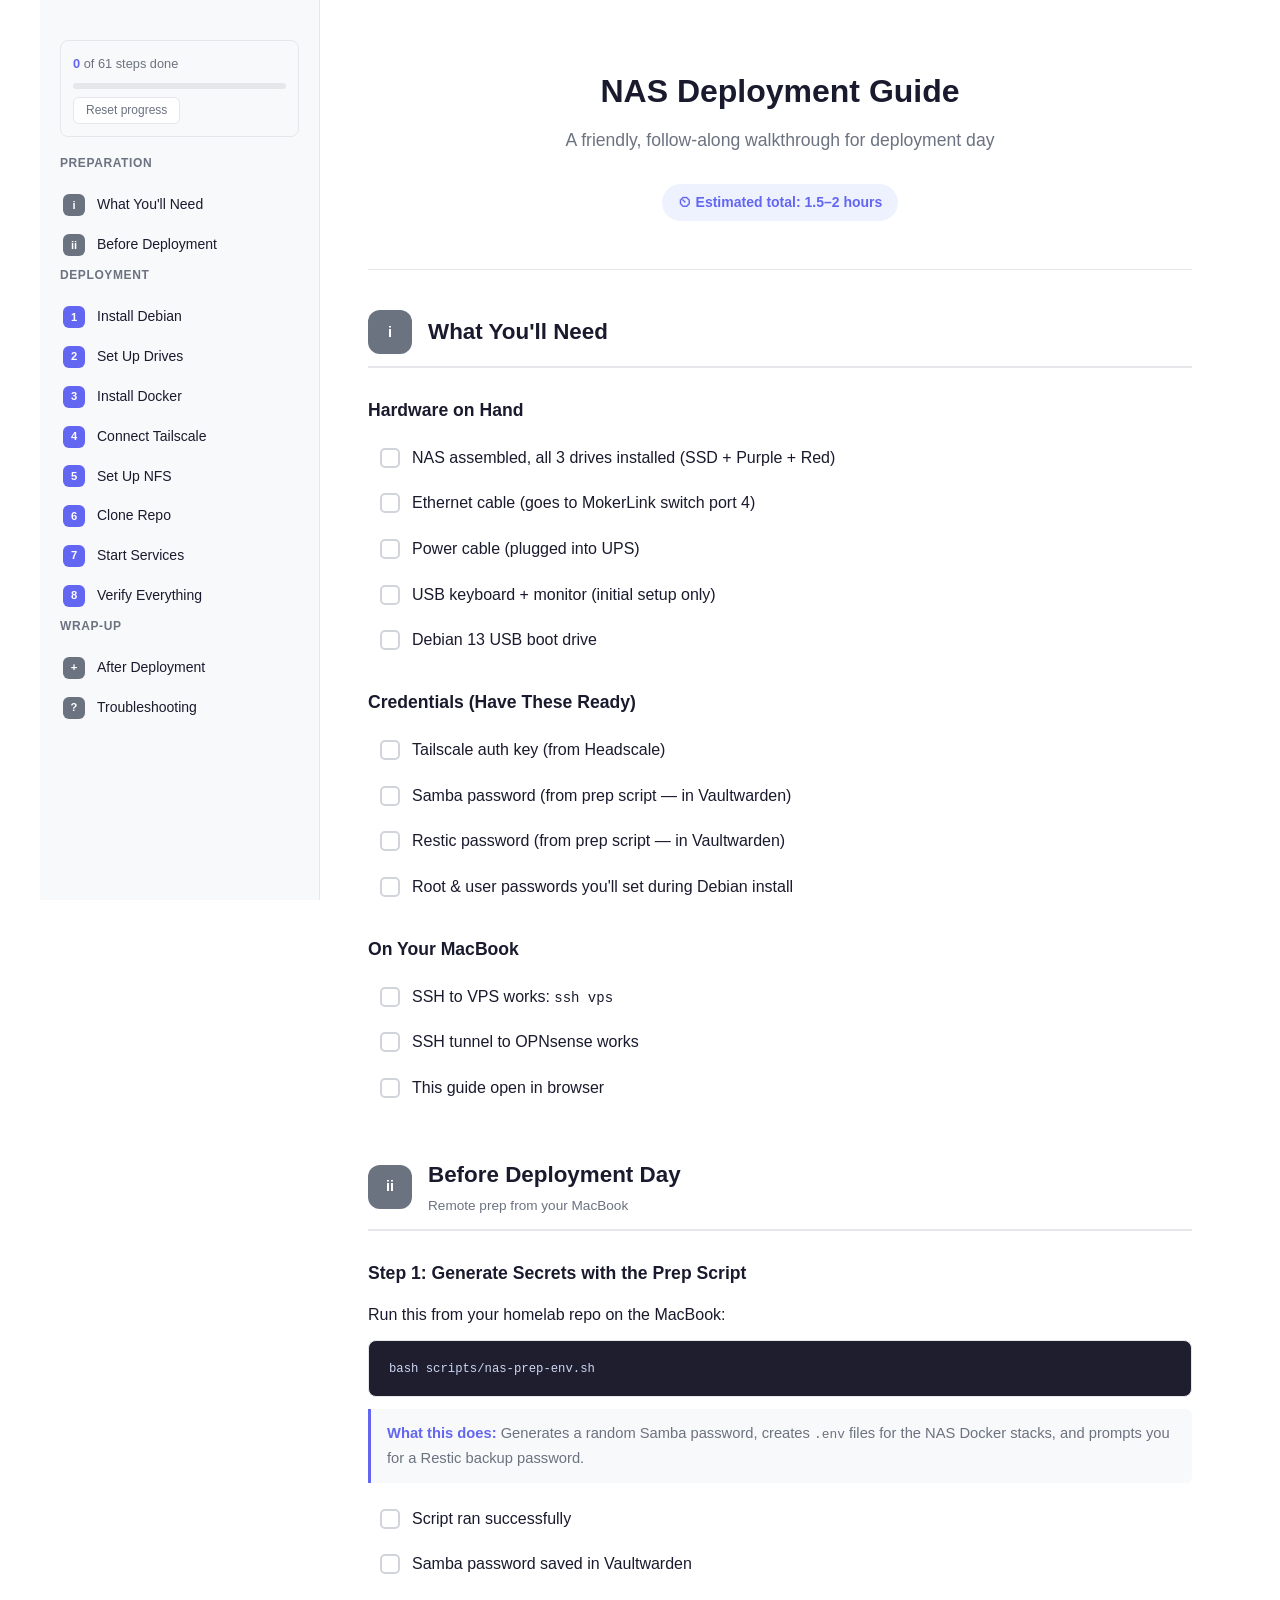
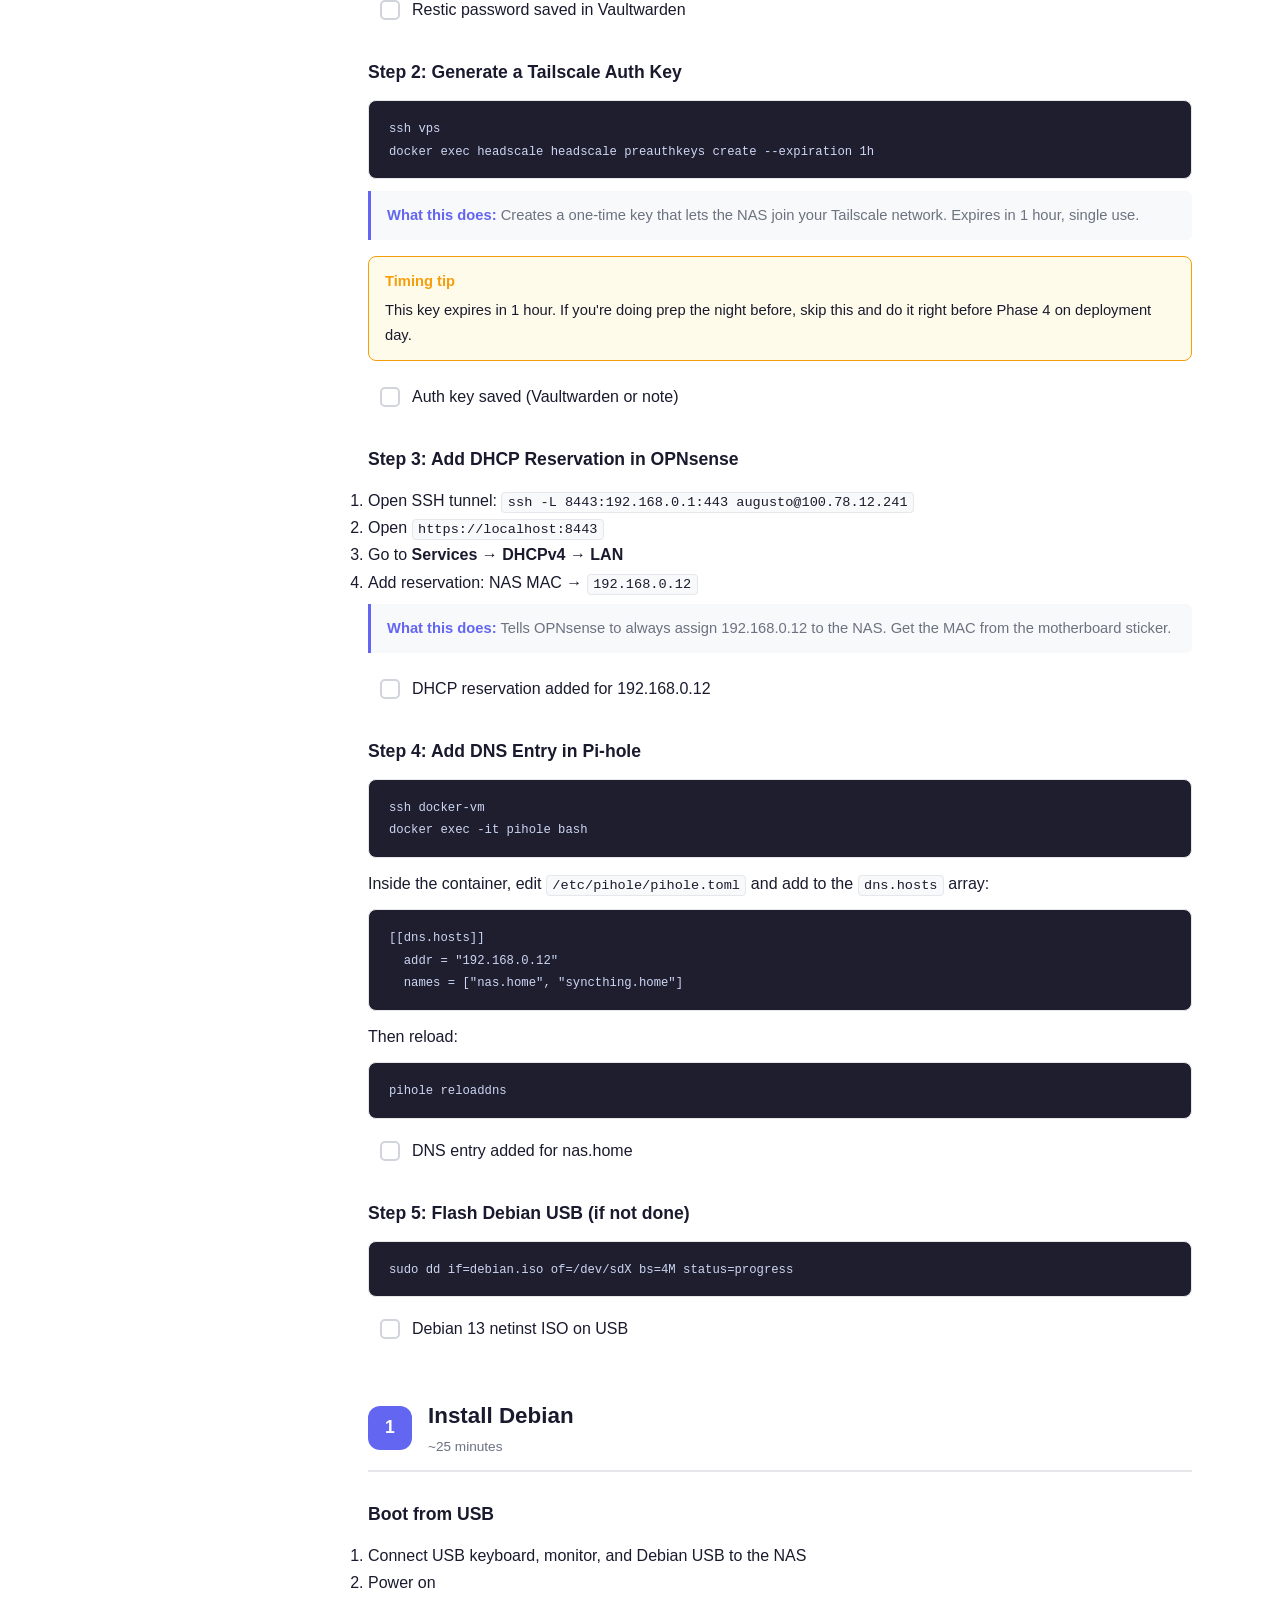
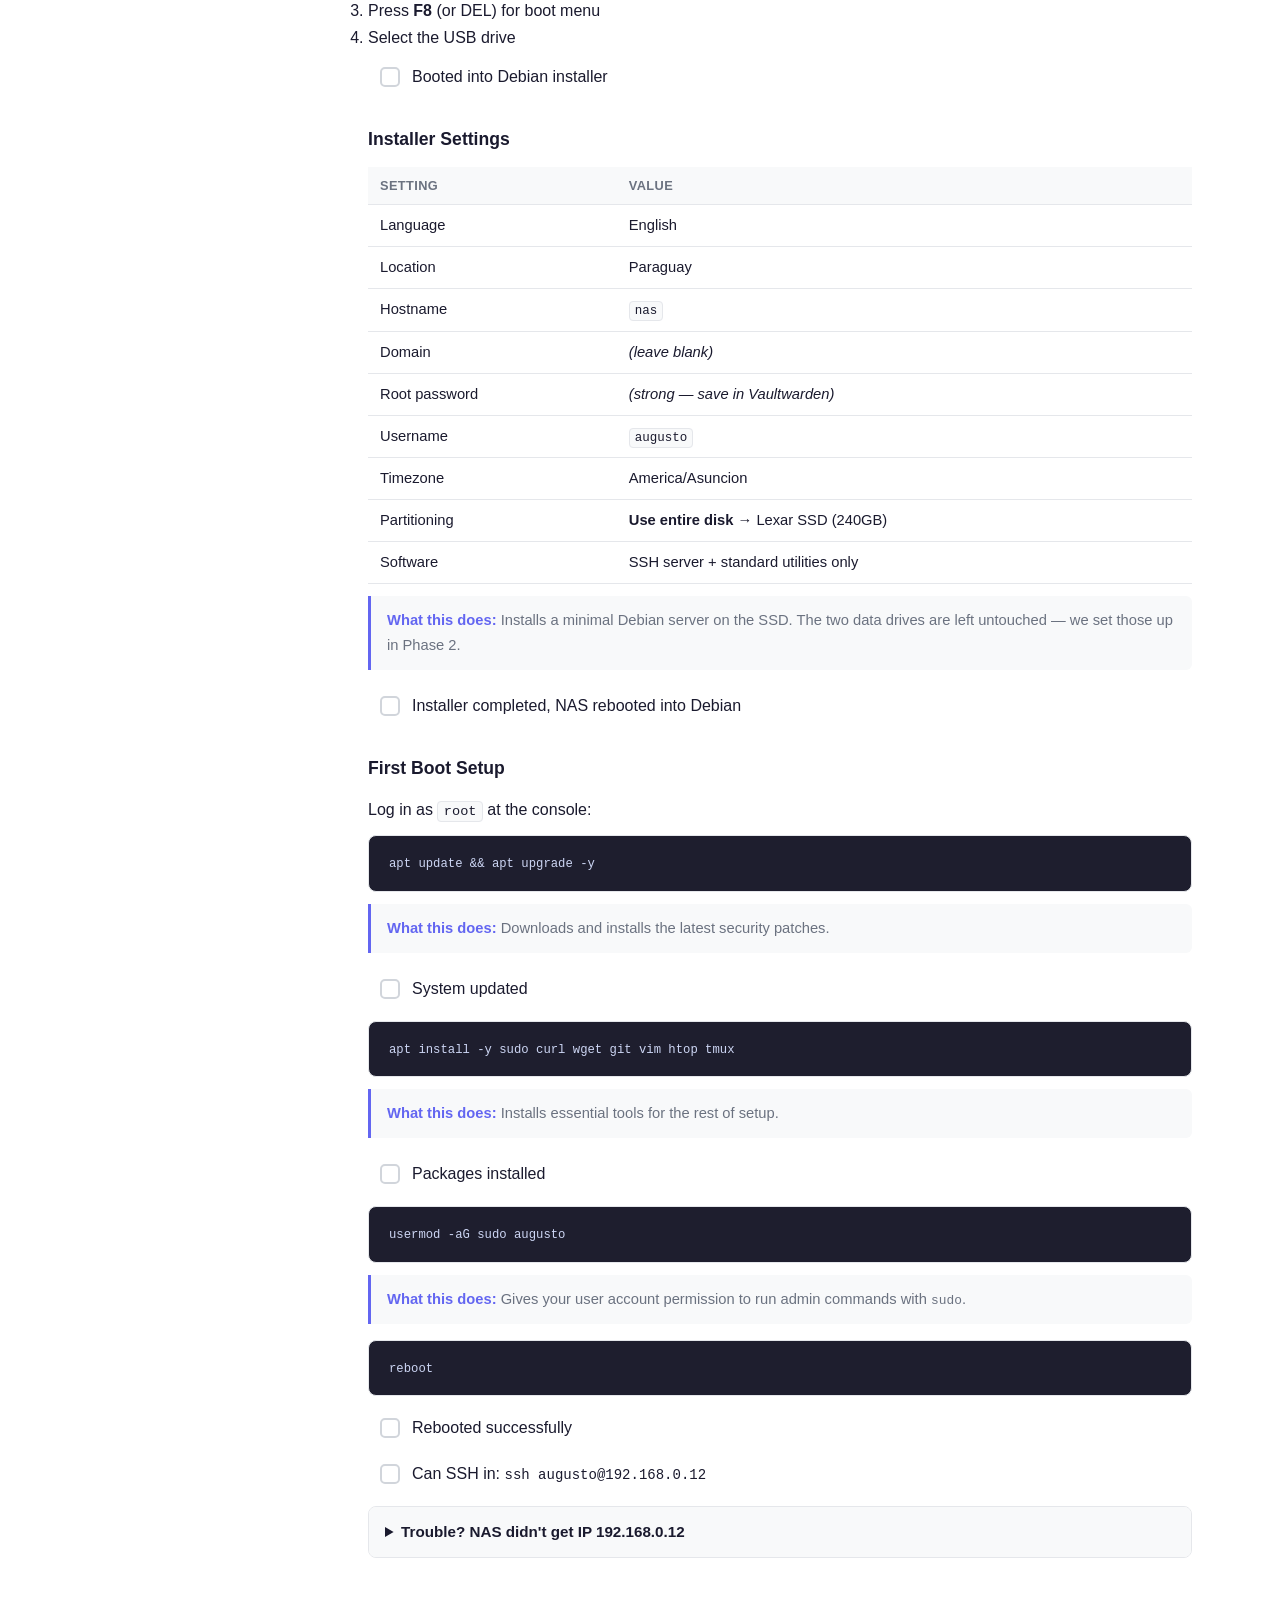
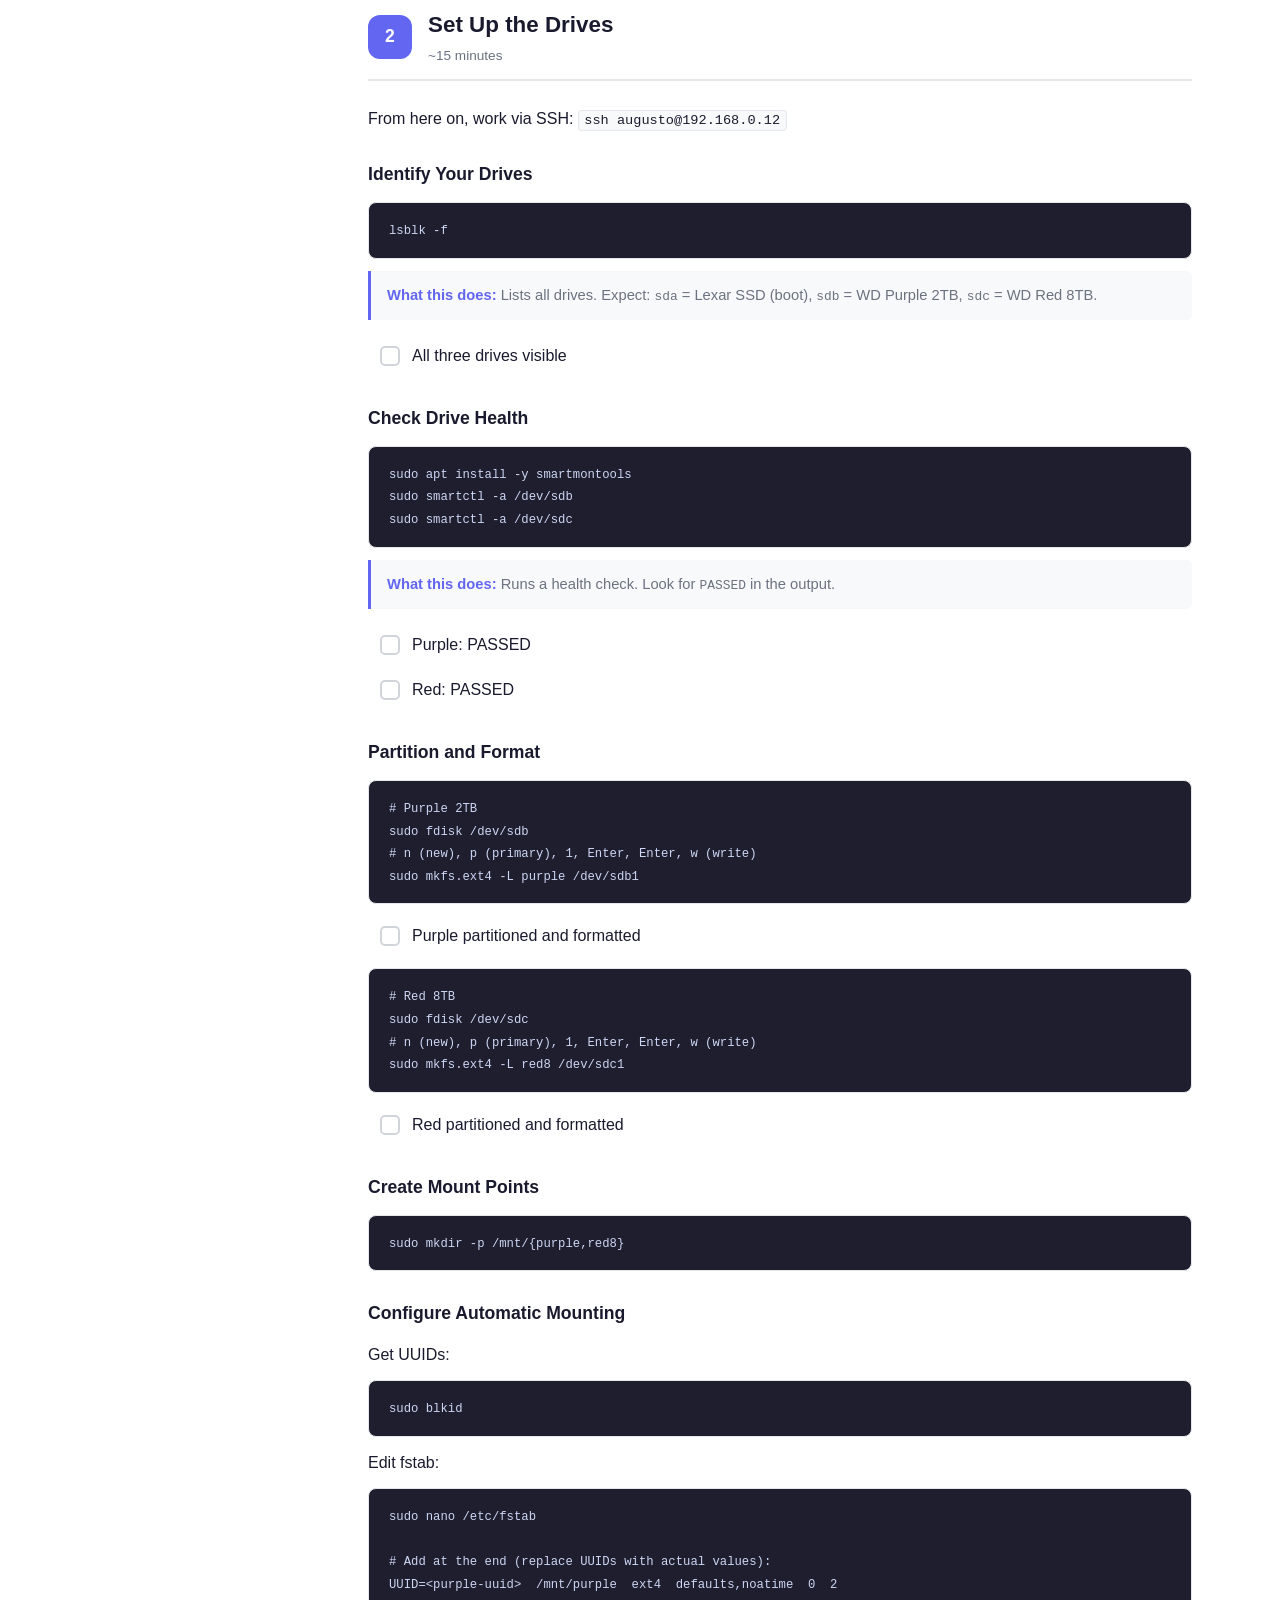
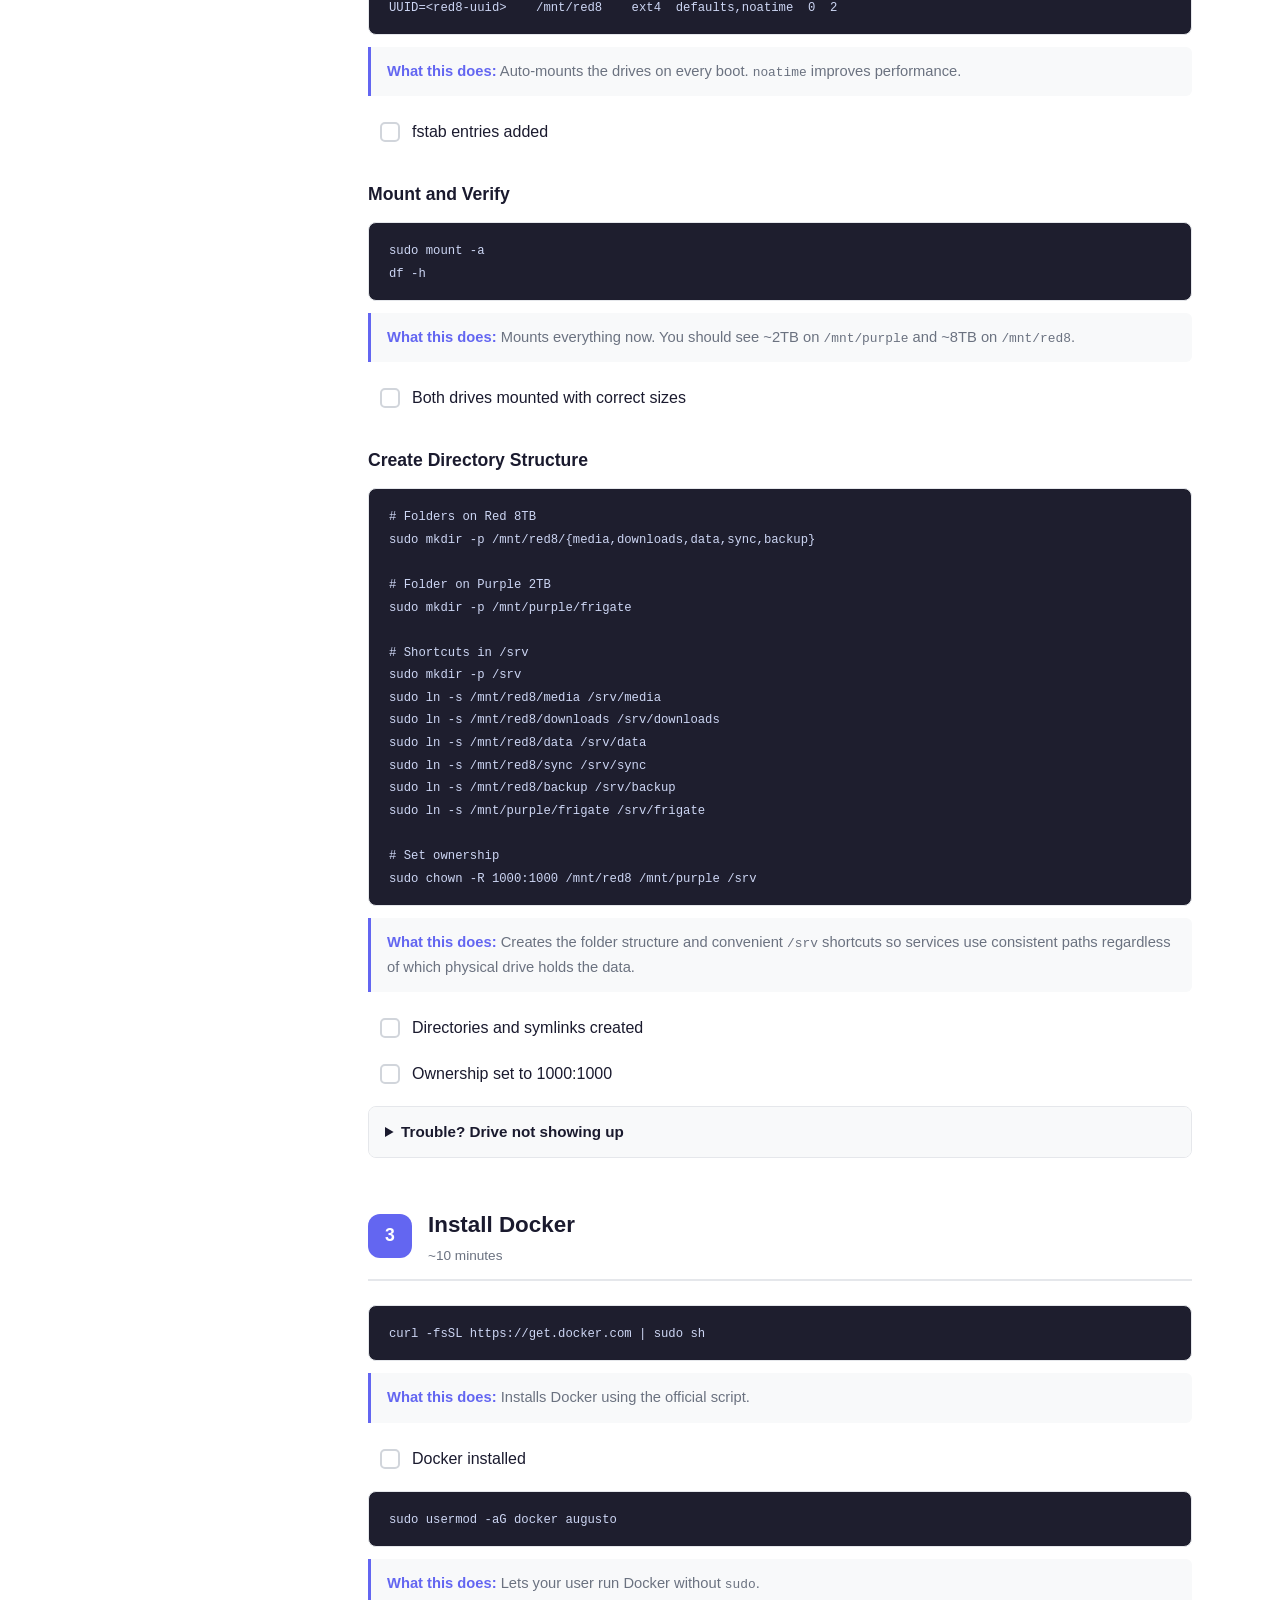
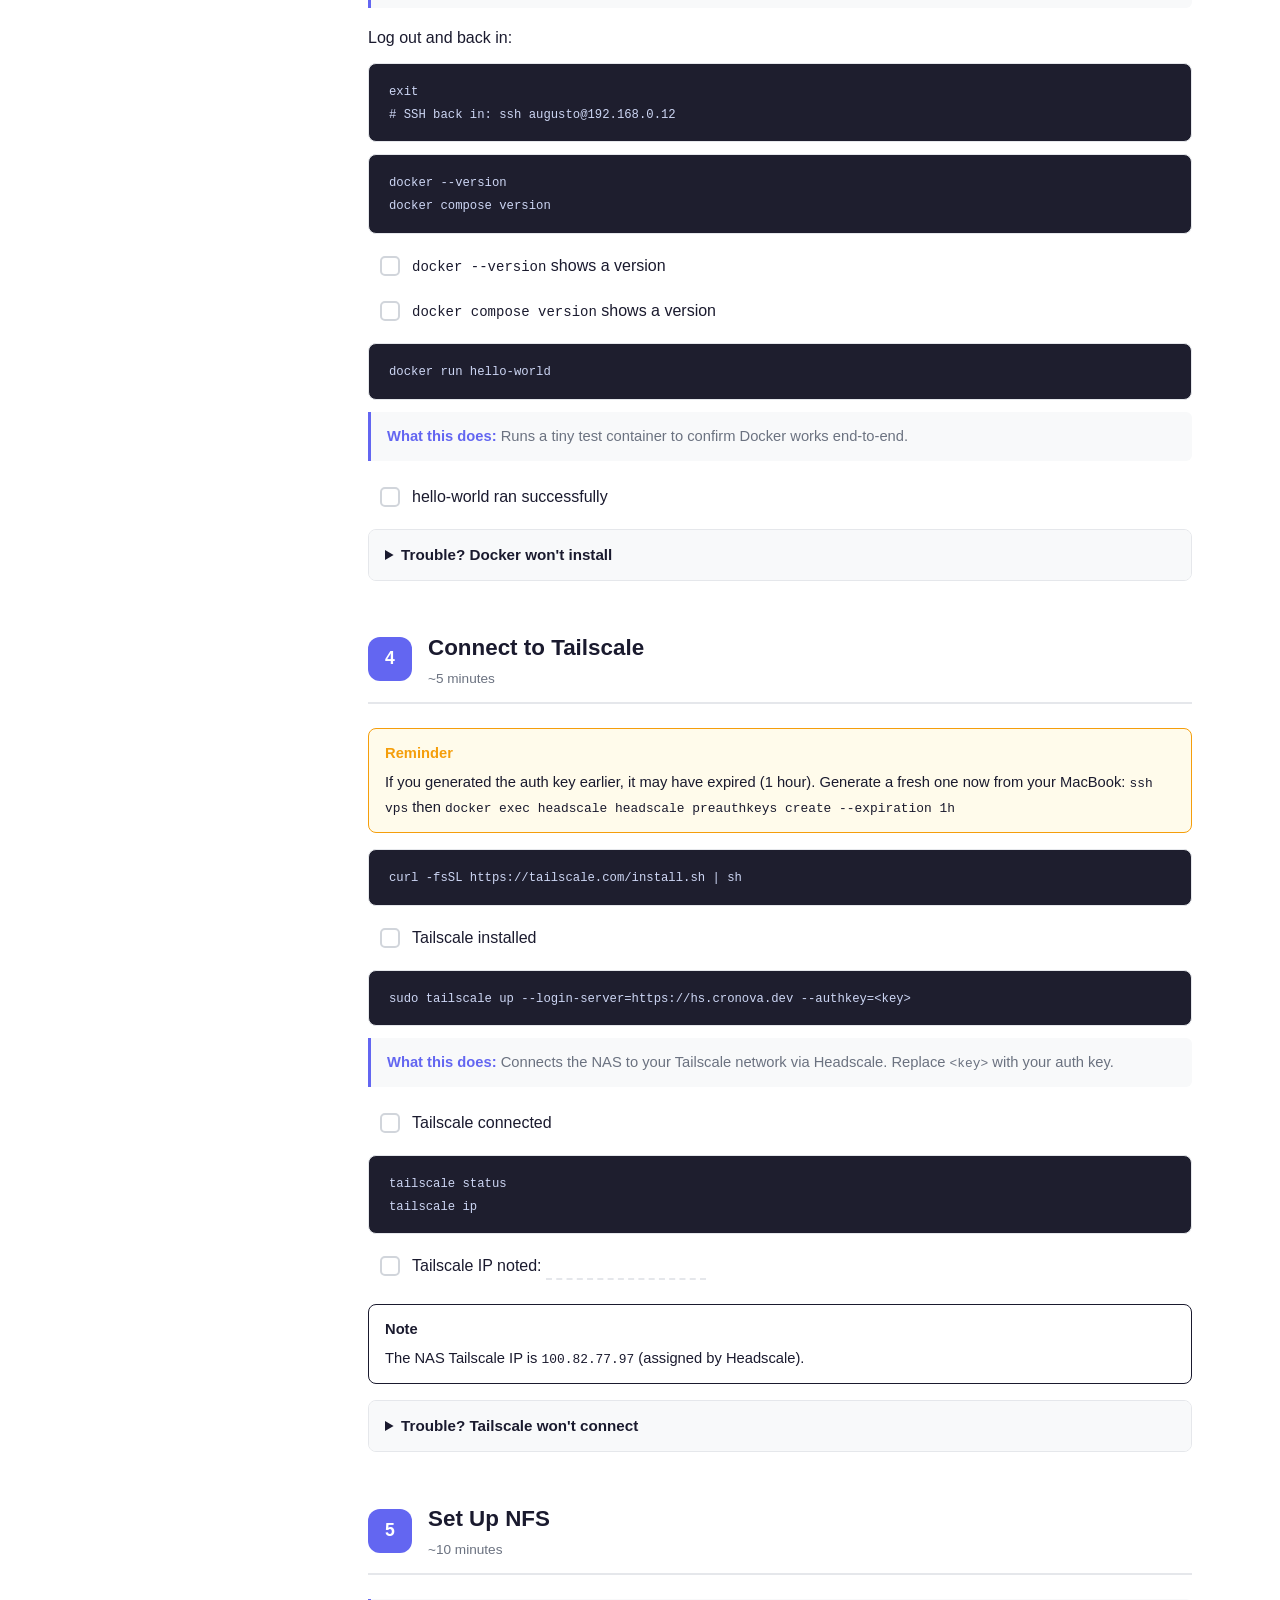
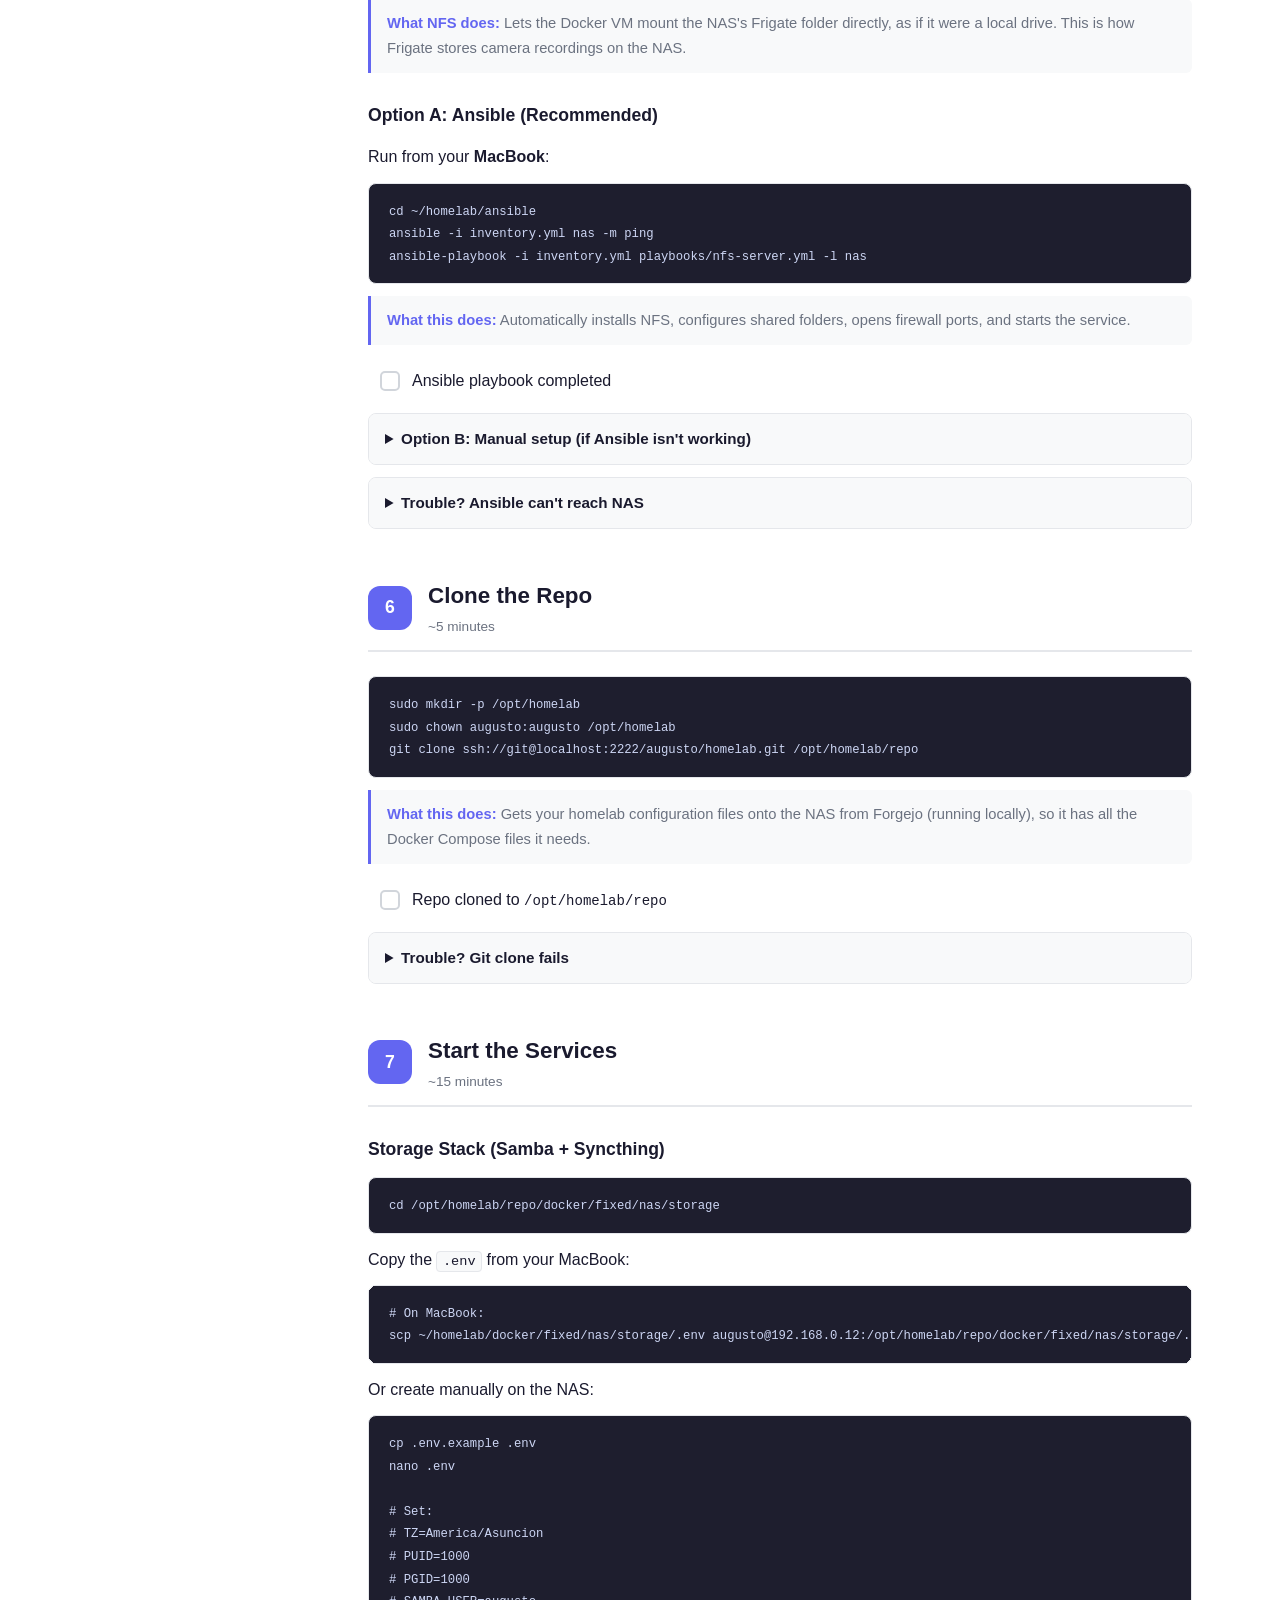
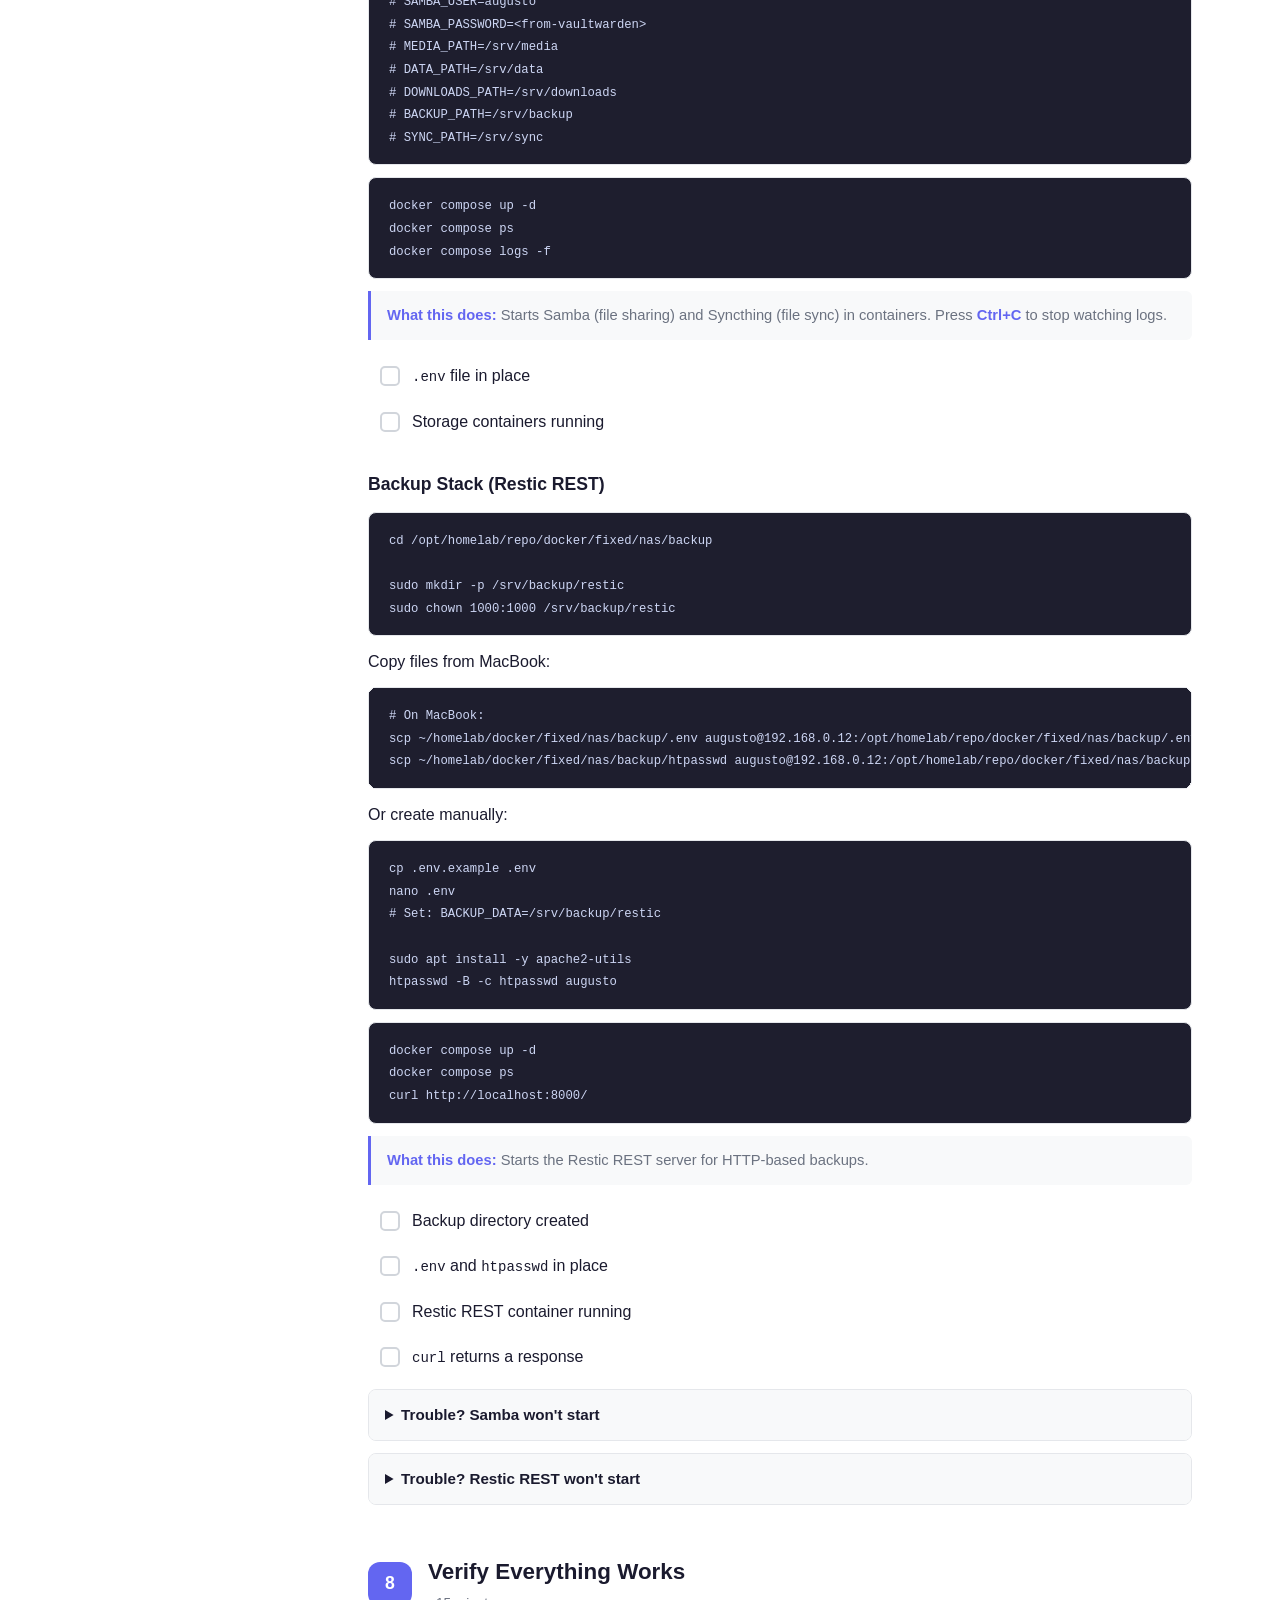
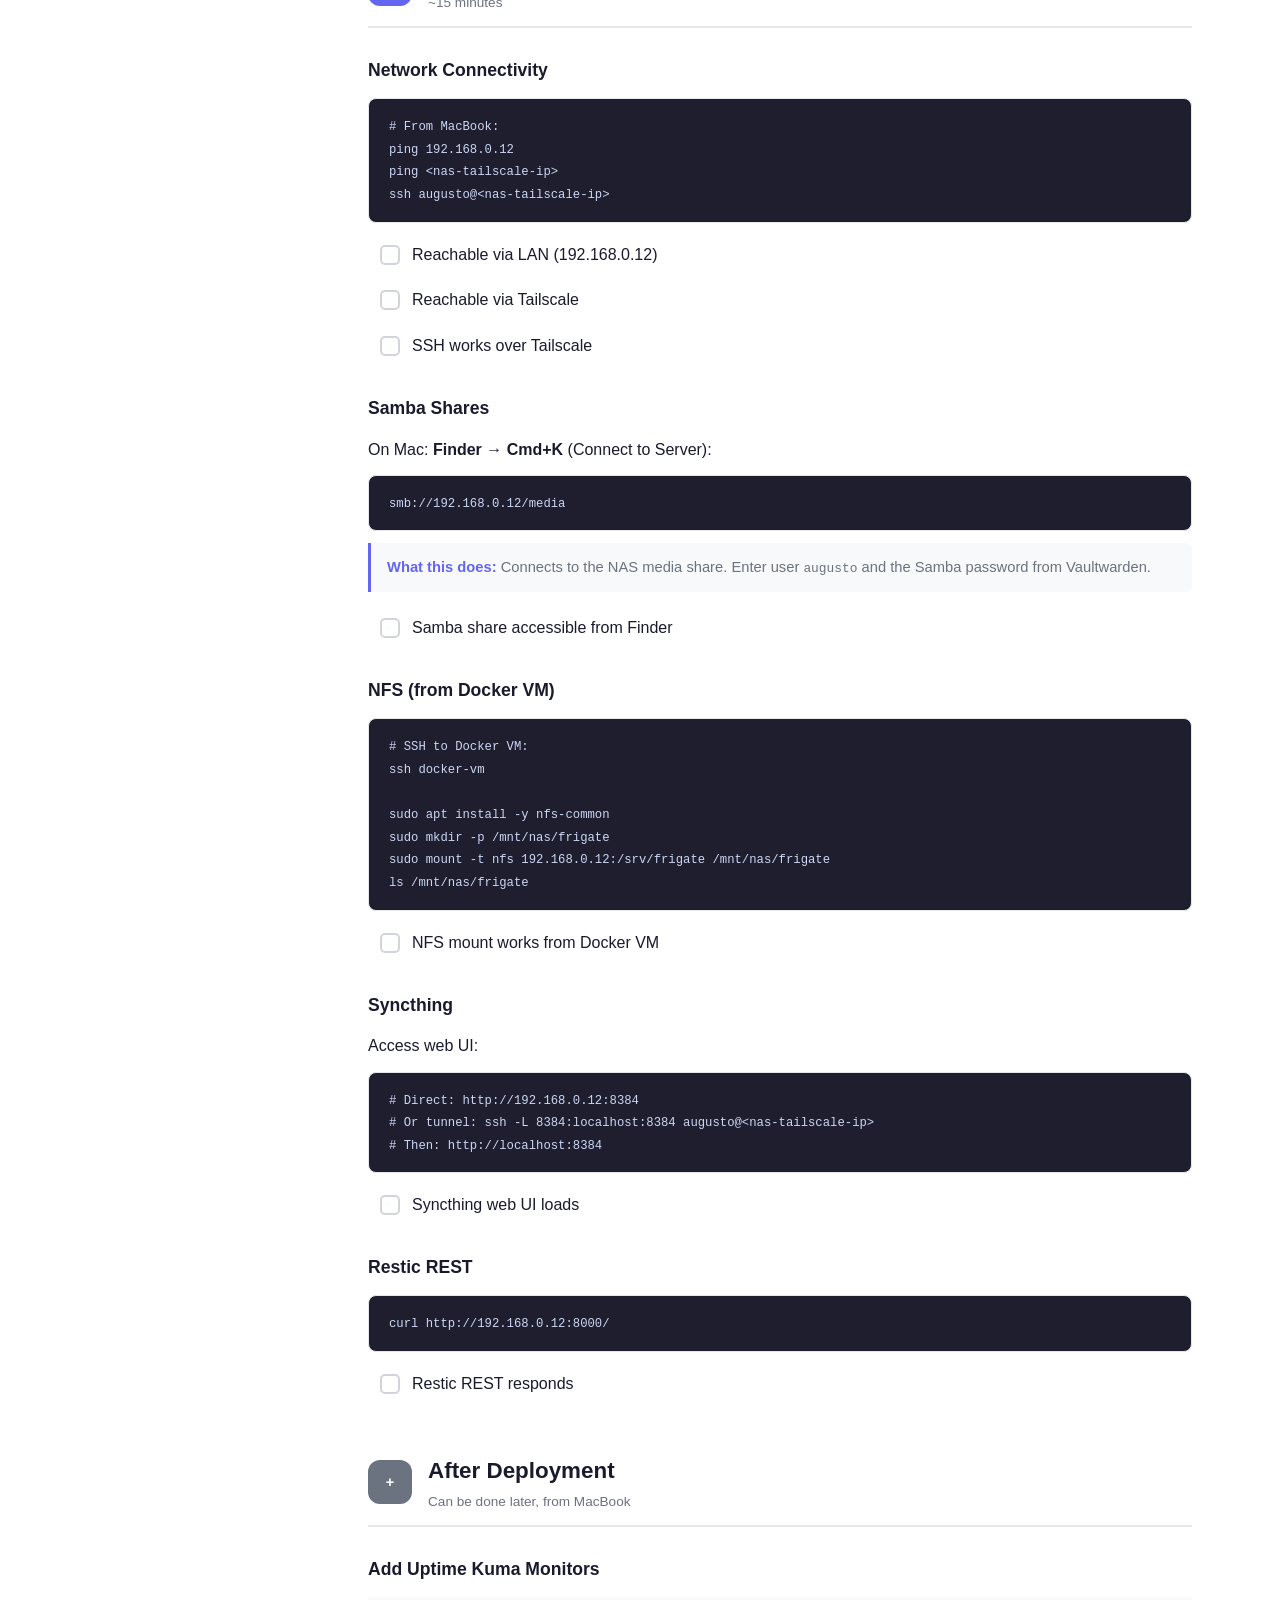
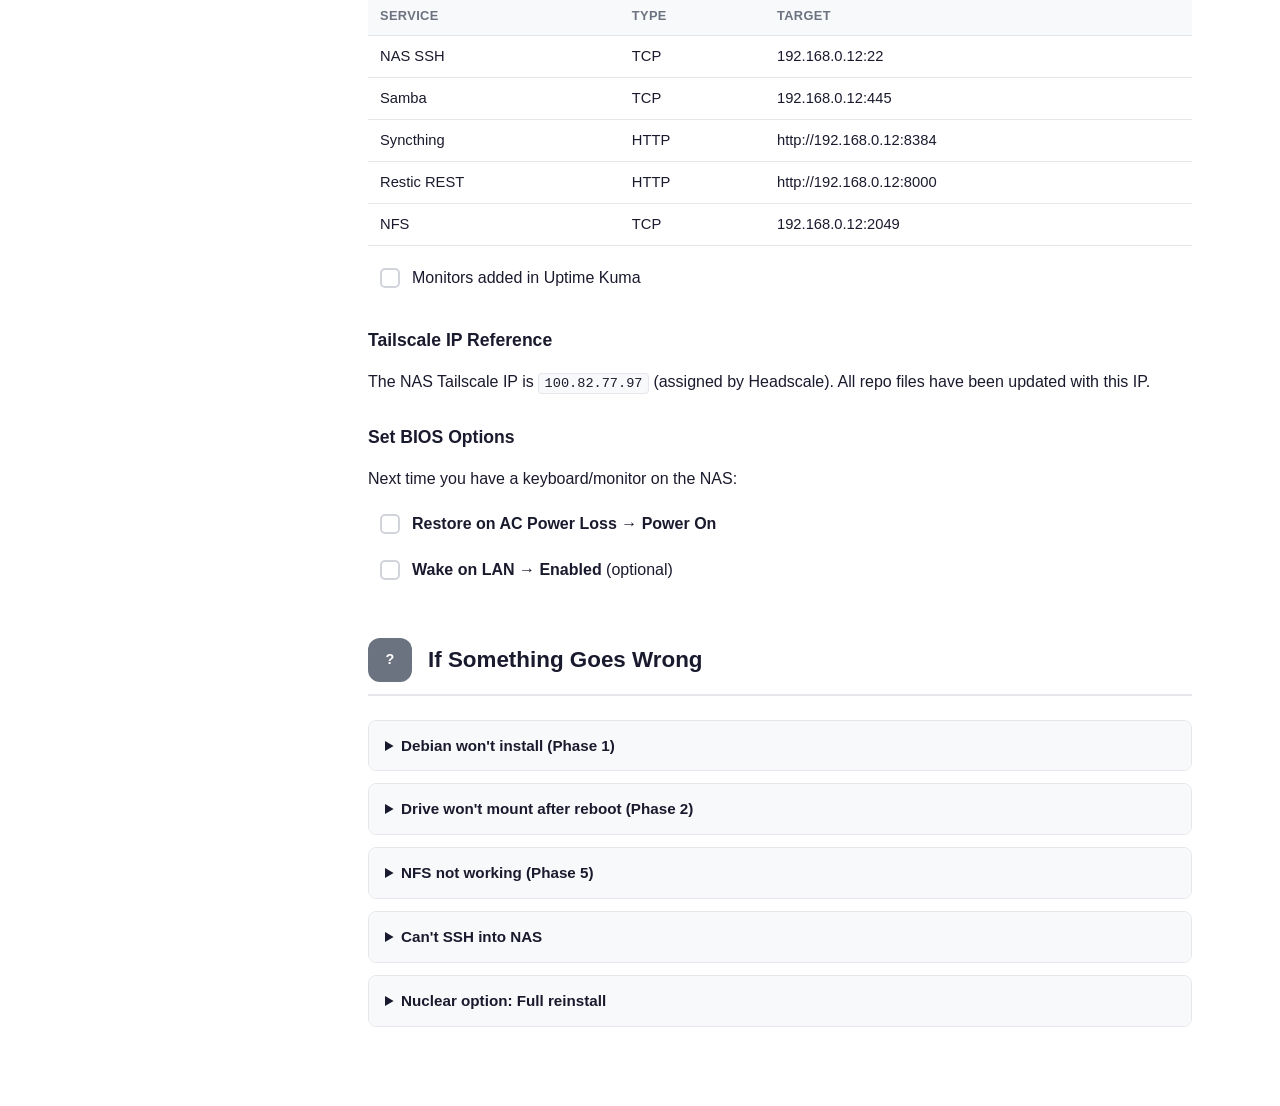
<file: docs/nas-guide.html>
<!DOCTYPE html>
<html lang="en">
<head>
<meta charset="UTF-8">
<meta name="viewport" content="width=device-width, initial-scale=1.0">
<title>NAS Deployment Guide</title>
<style>
  :root {
    --bg: #ffffff;
    --bg-surface: #f8f9fa;
    --bg-code: #1e1e2e;
    --text: #1a1a2e;
    --text-muted: #6b7280;
    --text-code: #cdd6f4;
    --border: #e5e7eb;
    --accent: #6366f1;
    --accent-light: #eef2ff;
    --success: #22c55e;
    --success-light: #f0fdf4;
    --warning: #f59e0b;
    --warning-light: #fffbeb;
    --danger: #ef4444;
    --danger-light: #fef2f2;
    --phase-badge: #6366f1;
    --phase-badge-text: #ffffff;
    --nav-bg: #f8f9fa;
    --nav-active: #eef2ff;
    --shadow: 0 1px 3px rgba(0,0,0,0.1);
    --shadow-lg: 0 4px 12px rgba(0,0,0,0.1);
    --checkbox-bg: #ffffff;
    --checkbox-border: #d1d5db;
  }

  @media (prefers-color-scheme: dark) {
    :root {
      --bg: #0f0f1a;
      --bg-surface: #1a1a2e;
      --bg-code: #11111b;
      --text: #e2e8f0;
      --text-muted: #94a3b8;
      --text-code: #cdd6f4;
      --border: #2d2d44;
      --accent: #818cf8;
      --accent-light: #1e1b4b;
      --success: #4ade80;
      --success-light: #052e16;
      --warning: #fbbf24;
      --warning-light: #451a03;
      --danger: #f87171;
      --danger-light: #450a0a;
      --phase-badge: #818cf8;
      --phase-badge-text: #0f0f1a;
      --nav-bg: #1a1a2e;
      --nav-active: #1e1b4b;
      --shadow: 0 1px 3px rgba(0,0,0,0.3);
      --shadow-lg: 0 4px 12px rgba(0,0,0,0.4);
      --checkbox-bg: #1a1a2e;
      --checkbox-border: #4b5563;
    }
  }

  * { margin: 0; padding: 0; box-sizing: border-box; }

  body {
    font-family: -apple-system, BlinkMacSystemFont, "Segoe UI", Roboto, "Helvetica Neue", Arial, sans-serif;
    background: var(--bg);
    color: var(--text);
    line-height: 1.7;
    font-size: 16px;
  }

  /* Layout */
  .layout {
    display: flex;
    max-width: 1200px;
    margin: 0 auto;
  }

  nav {
    position: sticky;
    top: 0;
    height: 100vh;
    width: 280px;
    min-width: 280px;
    overflow-y: auto;
    background: var(--nav-bg);
    border-right: 1px solid var(--border);
    padding: 1.5rem 0;
    scrollbar-width: thin;
  }

  nav h2 {
    font-size: 0.75rem;
    text-transform: uppercase;
    letter-spacing: 0.05em;
    color: var(--text-muted);
    padding: 0 1.25rem;
    margin-bottom: 0.75rem;
  }

  nav a {
    display: flex;
    align-items: center;
    gap: 0.75rem;
    padding: 0.5rem 1.25rem;
    color: var(--text);
    text-decoration: none;
    font-size: 0.875rem;
    transition: background 0.15s;
    border-left: 3px solid transparent;
  }

  nav a:hover {
    background: var(--nav-active);
  }

  nav a.active {
    background: var(--nav-active);
    border-left-color: var(--accent);
    font-weight: 600;
  }

  nav .nav-badge {
    display: inline-flex;
    align-items: center;
    justify-content: center;
    width: 22px;
    height: 22px;
    border-radius: 6px;
    background: var(--phase-badge);
    color: var(--phase-badge-text);
    font-size: 0.7rem;
    font-weight: 700;
    flex-shrink: 0;
  }

  nav .nav-badge.prep { background: var(--text-muted); }

  nav .nav-progress {
    margin: 1rem 1.25rem;
    padding: 0.75rem;
    background: var(--bg-surface);
    border-radius: 8px;
    border: 1px solid var(--border);
  }

  nav .nav-progress .bar-track {
    height: 6px;
    background: var(--border);
    border-radius: 3px;
    margin-top: 0.5rem;
    overflow: hidden;
  }

  nav .nav-progress .bar-fill {
    height: 100%;
    background: var(--accent);
    border-radius: 3px;
    transition: width 0.3s ease;
  }

  nav .nav-progress .progress-text {
    font-size: 0.8rem;
    color: var(--text-muted);
  }

  nav .nav-progress .progress-count {
    font-weight: 700;
    color: var(--accent);
  }

  /* Mobile nav toggle */
  .nav-toggle {
    display: none;
    position: fixed;
    bottom: 1.5rem;
    right: 1.5rem;
    z-index: 1000;
    width: 56px;
    height: 56px;
    border-radius: 50%;
    background: var(--accent);
    color: white;
    border: none;
    font-size: 1.5rem;
    cursor: pointer;
    box-shadow: var(--shadow-lg);
    align-items: center;
    justify-content: center;
  }

  .nav-overlay {
    display: none;
    position: fixed;
    inset: 0;
    background: rgba(0,0,0,0.5);
    z-index: 998;
  }

  main {
    flex: 1;
    min-width: 0;
    padding: 2rem 3rem;
  }

  /* Header */
  .hero {
    text-align: center;
    padding: 2rem 0 3rem;
    border-bottom: 1px solid var(--border);
    margin-bottom: 2.5rem;
  }

  .hero h1 {
    font-size: 2rem;
    font-weight: 800;
    margin-bottom: 0.5rem;
  }

  .hero .subtitle {
    color: var(--text-muted);
    font-size: 1.1rem;
  }

  .hero .time-badge {
    display: inline-flex;
    align-items: center;
    gap: 0.4rem;
    margin-top: 1rem;
    padding: 0.4rem 1rem;
    background: var(--accent-light);
    color: var(--accent);
    border-radius: 20px;
    font-size: 0.875rem;
    font-weight: 600;
  }

  /* Phase cards */
  .phase {
    margin-bottom: 3rem;
    scroll-margin-top: 1rem;
  }

  .phase-header {
    display: flex;
    align-items: center;
    gap: 1rem;
    margin-bottom: 1.5rem;
    padding-bottom: 0.75rem;
    border-bottom: 2px solid var(--border);
  }

  .phase-number {
    display: flex;
    align-items: center;
    justify-content: center;
    width: 44px;
    height: 44px;
    border-radius: 12px;
    background: var(--phase-badge);
    color: var(--phase-badge-text);
    font-size: 1.1rem;
    font-weight: 800;
    flex-shrink: 0;
  }

  .phase-number.prep {
    background: var(--text-muted);
    font-size: 0.9rem;
  }

  .phase-title {
    flex: 1;
  }

  .phase-title h2 {
    font-size: 1.4rem;
    font-weight: 700;
  }

  .phase-title .phase-time {
    font-size: 0.85rem;
    color: var(--text-muted);
  }

  /* Sections within phases */
  h3 {
    font-size: 1.1rem;
    font-weight: 700;
    margin: 1.75rem 0 0.75rem;
    color: var(--text);
  }

  p {
    margin-bottom: 0.75rem;
  }

  /* Code blocks */
  pre {
    background: var(--bg-code);
    color: var(--text-code);
    padding: 1rem 1.25rem;
    border-radius: 8px;
    overflow-x: auto;
    margin: 0.75rem 0;
    font-size: 0.875rem;
    line-height: 1.6;
    border: 1px solid var(--border);
  }

  code {
    font-family: "SF Mono", "Fira Code", "Cascadia Code", Menlo, Monaco, Consolas, monospace;
    font-size: 0.875em;
  }

  p code, li code, td code {
    background: var(--bg-surface);
    padding: 0.15em 0.4em;
    border-radius: 4px;
    border: 1px solid var(--border);
    font-size: 0.85em;
  }

  /* Explanation boxes */
  .what-this-does {
    background: var(--bg-surface);
    border-left: 3px solid var(--accent);
    padding: 0.75rem 1rem;
    margin: 0.5rem 0 1rem;
    border-radius: 0 6px 6px 0;
    font-size: 0.92rem;
    color: var(--text-muted);
  }

  .what-this-does strong {
    color: var(--accent);
  }

  /* Callouts */
  .callout {
    padding: 0.75rem 1rem;
    border-radius: 8px;
    margin: 1rem 0;
    font-size: 0.92rem;
    border: 1px solid;
  }

  .callout-tip {
    background: var(--success-light);
    border-color: var(--success);
  }

  .callout-warning {
    background: var(--warning-light);
    border-color: var(--warning);
  }

  .callout-danger {
    background: var(--danger-light);
    border-color: var(--danger);
  }

  .callout-label {
    font-weight: 700;
    display: block;
    margin-bottom: 0.25rem;
  }

  .callout-tip .callout-label { color: var(--success); }
  .callout-warning .callout-label { color: var(--warning); }
  .callout-danger .callout-label { color: var(--danger); }

  /* Checkboxes */
  .step {
    display: flex;
    align-items: flex-start;
    gap: 0.75rem;
    padding: 0.5rem 0.75rem;
    margin: 0.35rem 0;
    border-radius: 6px;
    transition: background 0.15s;
  }

  .step:hover {
    background: var(--bg-surface);
  }

  .step input[type="checkbox"] {
    appearance: none;
    -webkit-appearance: none;
    width: 20px;
    height: 20px;
    min-width: 20px;
    border: 2px solid var(--checkbox-border);
    border-radius: 5px;
    background: var(--checkbox-bg);
    cursor: pointer;
    margin-top: 2px;
    transition: all 0.15s;
    position: relative;
  }

  .step input[type="checkbox"]:checked {
    background: var(--accent);
    border-color: var(--accent);
  }

  .step input[type="checkbox"]:checked::after {
    content: "";
    position: absolute;
    left: 5px;
    top: 1px;
    width: 6px;
    height: 11px;
    border: solid white;
    border-width: 0 2px 2px 0;
    transform: rotate(45deg);
  }

  .step.checked label {
    text-decoration: line-through;
    color: var(--text-muted);
  }

  .step label {
    cursor: pointer;
    flex: 1;
    line-height: 1.5;
  }

  .step .write-in {
    display: inline-block;
    border-bottom: 2px dashed var(--border);
    min-width: 160px;
    padding: 0 0.25rem;
    color: var(--accent);
    font-weight: 600;
  }

  /* Tables */
  table {
    width: 100%;
    border-collapse: collapse;
    margin: 0.75rem 0;
    font-size: 0.92rem;
  }

  th, td {
    padding: 0.5rem 0.75rem;
    text-align: left;
    border-bottom: 1px solid var(--border);
  }

  th {
    font-weight: 700;
    background: var(--bg-surface);
    font-size: 0.8rem;
    text-transform: uppercase;
    letter-spacing: 0.03em;
    color: var(--text-muted);
  }

  /* Troubleshooting sections */
  details {
    margin: 0.75rem 0;
    border: 1px solid var(--border);
    border-radius: 8px;
    overflow: hidden;
  }

  summary {
    padding: 0.75rem 1rem;
    cursor: pointer;
    font-weight: 600;
    background: var(--bg-surface);
    user-select: none;
    font-size: 0.95rem;
  }

  summary:hover {
    background: var(--accent-light);
  }

  details[open] summary {
    border-bottom: 1px solid var(--border);
  }

  details .details-body {
    padding: 1rem;
  }

  details .details-body p {
    font-size: 0.92rem;
  }

  /* Reset progress button */
  .reset-btn {
    display: inline-flex;
    align-items: center;
    gap: 0.4rem;
    padding: 0.35rem 0.75rem;
    border: 1px solid var(--border);
    border-radius: 6px;
    background: var(--bg);
    color: var(--text-muted);
    font-size: 0.75rem;
    cursor: pointer;
    margin-top: 0.5rem;
    transition: all 0.15s;
  }

  .reset-btn:hover {
    border-color: var(--danger);
    color: var(--danger);
  }

  /* Print */
  @media print {
    nav, .nav-toggle, .nav-overlay { display: none !important; }
    main { padding: 0; }
    .layout { display: block; }
    .phase { page-break-inside: avoid; }
    pre { white-space: pre-wrap; word-break: break-all; }
    .step input[type="checkbox"] {
      appearance: auto;
      -webkit-appearance: auto;
    }
  }

  /* Mobile */
  @media (max-width: 768px) {
    nav {
      position: fixed;
      left: -300px;
      top: 0;
      z-index: 999;
      transition: left 0.3s ease;
      width: 280px;
      min-width: 280px;
    }

    nav.open {
      left: 0;
    }

    .nav-toggle {
      display: flex;
    }

    .nav-overlay.open {
      display: block;
    }

    main {
      padding: 1.5rem 1.25rem;
    }

    .hero h1 {
      font-size: 1.5rem;
    }

    .phase-header {
      flex-wrap: wrap;
    }

    pre {
      font-size: 0.8rem;
    }
  }
</style>
</head>
<body>

<div class="layout">
  <nav id="nav">
    <div class="nav-progress">
      <div class="progress-text"><span class="progress-count" id="progress-count">0</span> of <span id="progress-total">0</span> steps done</div>
      <div class="bar-track"><div class="bar-fill" id="progress-bar" style="width: 0%"></div></div>
      <button class="reset-btn" onclick="resetProgress()">Reset progress</button>
    </div>
    <h2>Preparation</h2>
    <a href="#needs" data-section="needs"><span class="nav-badge prep">i</span> What You'll Need</a>
    <a href="#before" data-section="before"><span class="nav-badge prep">ii</span> Before Deployment</a>
    <h2>Deployment</h2>
    <a href="#phase1" data-section="phase1"><span class="nav-badge">1</span> Install Debian</a>
    <a href="#phase2" data-section="phase2"><span class="nav-badge">2</span> Set Up Drives</a>
    <a href="#phase3" data-section="phase3"><span class="nav-badge">3</span> Install Docker</a>
    <a href="#phase4" data-section="phase4"><span class="nav-badge">4</span> Connect Tailscale</a>
    <a href="#phase5" data-section="phase5"><span class="nav-badge">5</span> Set Up NFS</a>
    <a href="#phase6" data-section="phase6"><span class="nav-badge">6</span> Clone Repo</a>
    <a href="#phase7" data-section="phase7"><span class="nav-badge">7</span> Start Services</a>
    <a href="#phase8" data-section="phase8"><span class="nav-badge">8</span> Verify Everything</a>
    <h2>Wrap-up</h2>
    <a href="#after" data-section="after"><span class="nav-badge prep">+</span> After Deployment</a>
    <a href="#troubleshooting" data-section="troubleshooting"><span class="nav-badge prep">?</span> Troubleshooting</a>
  </nav>

  <div class="nav-overlay" id="nav-overlay" onclick="toggleNav()"></div>
  <button class="nav-toggle" id="nav-toggle" onclick="toggleNav()" aria-label="Toggle navigation">&#9776;</button>

  <main>
    <div class="hero">
      <h1>NAS Deployment Guide</h1>
      <p class="subtitle">A friendly, follow-along walkthrough for deployment day</p>
      <div class="time-badge">&#9202; Estimated total: 1.5&ndash;2 hours</div>
    </div>

    <!-- WHAT YOU'LL NEED -->
    <section class="phase" id="needs">
      <div class="phase-header">
        <div class="phase-number prep">i</div>
        <div class="phase-title">
          <h2>What You'll Need</h2>
        </div>
      </div>

      <h3>Hardware on Hand</h3>
      <div class="step"><input type="checkbox" id="c-hw1"><label for="c-hw1">NAS assembled, all 3 drives installed (SSD + Purple + Red)</label></div>
      <div class="step"><input type="checkbox" id="c-hw2"><label for="c-hw2">Ethernet cable (goes to MokerLink switch port 4)</label></div>
      <div class="step"><input type="checkbox" id="c-hw3"><label for="c-hw3">Power cable (plugged into UPS)</label></div>
      <div class="step"><input type="checkbox" id="c-hw4"><label for="c-hw4">USB keyboard + monitor (initial setup only)</label></div>
      <div class="step"><input type="checkbox" id="c-hw5"><label for="c-hw5">Debian 13 USB boot drive</label></div>

      <h3>Credentials (Have These Ready)</h3>
      <div class="step"><input type="checkbox" id="c-cr1"><label for="c-cr1">Tailscale auth key (from Headscale)</label></div>
      <div class="step"><input type="checkbox" id="c-cr2"><label for="c-cr2">Samba password (from prep script &mdash; in Vaultwarden)</label></div>
      <div class="step"><input type="checkbox" id="c-cr3"><label for="c-cr3">Restic password (from prep script &mdash; in Vaultwarden)</label></div>
      <div class="step"><input type="checkbox" id="c-cr4"><label for="c-cr4">Root &amp; user passwords you'll set during Debian install</label></div>

      <h3>On Your MacBook</h3>
      <div class="step"><input type="checkbox" id="c-mb1"><label for="c-mb1">SSH to VPS works: <code>ssh vps</code></label></div>
      <div class="step"><input type="checkbox" id="c-mb2"><label for="c-mb2">SSH tunnel to OPNsense works</label></div>
      <div class="step"><input type="checkbox" id="c-mb3"><label for="c-mb3">This guide open in browser</label></div>
    </section>

    <!-- BEFORE DEPLOYMENT DAY -->
    <section class="phase" id="before">
      <div class="phase-header">
        <div class="phase-number prep">ii</div>
        <div class="phase-title">
          <h2>Before Deployment Day</h2>
          <div class="phase-time">Remote prep from your MacBook</div>
        </div>
      </div>

      <h3>Step 1: Generate Secrets with the Prep Script</h3>
      <p>Run this from your homelab repo on the MacBook:</p>
      <pre><code>bash scripts/nas-prep-env.sh</code></pre>
      <div class="what-this-does"><strong>What this does:</strong> Generates a random Samba password, creates <code>.env</code> files for the NAS Docker stacks, and prompts you for a Restic backup password.</div>
      <div class="step"><input type="checkbox" id="c-b1"><label for="c-b1">Script ran successfully</label></div>
      <div class="step"><input type="checkbox" id="c-b2"><label for="c-b2">Samba password saved in Vaultwarden</label></div>
      <div class="step"><input type="checkbox" id="c-b3"><label for="c-b3">Restic password saved in Vaultwarden</label></div>

      <h3>Step 2: Generate a Tailscale Auth Key</h3>
      <pre><code>ssh vps
docker exec headscale headscale preauthkeys create --expiration 1h</code></pre>
      <div class="what-this-does"><strong>What this does:</strong> Creates a one-time key that lets the NAS join your Tailscale network. Expires in 1 hour, single use.</div>
      <div class="callout callout-warning"><span class="callout-label">Timing tip</span> This key expires in 1 hour. If you're doing prep the night before, skip this and do it right before Phase 4 on deployment day.</div>
      <div class="step"><input type="checkbox" id="c-b4"><label for="c-b4">Auth key saved (Vaultwarden or note)</label></div>

      <h3>Step 3: Add DHCP Reservation in OPNsense</h3>
      <ol>
        <li>Open SSH tunnel: <code>ssh -L 8443:192.168.0.1:443 augusto@100.78.12.241</code></li>
        <li>Open <code>https://localhost:8443</code></li>
        <li>Go to <strong>Services &rarr; DHCPv4 &rarr; LAN</strong></li>
        <li>Add reservation: NAS MAC &rarr; <code>192.168.0.12</code></li>
      </ol>
      <div class="what-this-does"><strong>What this does:</strong> Tells OPNsense to always assign 192.168.0.12 to the NAS. Get the MAC from the motherboard sticker.</div>
      <div class="step"><input type="checkbox" id="c-b5"><label for="c-b5">DHCP reservation added for 192.168.0.12</label></div>

      <h3>Step 4: Add DNS Entry in Pi-hole</h3>
      <pre><code>ssh docker-vm
docker exec -it pihole bash</code></pre>
      <p>Inside the container, edit <code>/etc/pihole/pihole.toml</code> and add to the <code>dns.hosts</code> array:</p>
      <pre><code>[[dns.hosts]]
  addr = "192.168.0.12"
  names = ["nas.home", "syncthing.home"]</code></pre>
      <p>Then reload:</p>
      <pre><code>pihole reloaddns</code></pre>
      <div class="step"><input type="checkbox" id="c-b6"><label for="c-b6">DNS entry added for nas.home</label></div>

      <h3>Step 5: Flash Debian USB (if not done)</h3>
      <pre><code>sudo dd if=debian.iso of=/dev/sdX bs=4M status=progress</code></pre>
      <div class="step"><input type="checkbox" id="c-b7"><label for="c-b7">Debian 13 netinst ISO on USB</label></div>
    </section>

    <!-- PHASE 1 -->
    <section class="phase" id="phase1">
      <div class="phase-header">
        <div class="phase-number">1</div>
        <div class="phase-title">
          <h2>Install Debian</h2>
          <div class="phase-time">~25 minutes</div>
        </div>
      </div>

      <h3>Boot from USB</h3>
      <ol>
        <li>Connect USB keyboard, monitor, and Debian USB to the NAS</li>
        <li>Power on</li>
        <li>Press <strong>F8</strong> (or DEL) for boot menu</li>
        <li>Select the USB drive</li>
      </ol>
      <div class="step"><input type="checkbox" id="c-1a"><label for="c-1a">Booted into Debian installer</label></div>

      <h3>Installer Settings</h3>
      <table>
        <tr><th>Setting</th><th>Value</th></tr>
        <tr><td>Language</td><td>English</td></tr>
        <tr><td>Location</td><td>Paraguay</td></tr>
        <tr><td>Hostname</td><td><code>nas</code></td></tr>
        <tr><td>Domain</td><td><em>(leave blank)</em></td></tr>
        <tr><td>Root password</td><td><em>(strong &mdash; save in Vaultwarden)</em></td></tr>
        <tr><td>Username</td><td><code>augusto</code></td></tr>
        <tr><td>Timezone</td><td>America/Asuncion</td></tr>
        <tr><td>Partitioning</td><td><strong>Use entire disk</strong> &rarr; Lexar SSD (240GB)</td></tr>
        <tr><td>Software</td><td>SSH server + standard utilities only</td></tr>
      </table>
      <div class="what-this-does"><strong>What this does:</strong> Installs a minimal Debian server on the SSD. The two data drives are left untouched &mdash; we set those up in Phase 2.</div>
      <div class="step"><input type="checkbox" id="c-1b"><label for="c-1b">Installer completed, NAS rebooted into Debian</label></div>

      <h3>First Boot Setup</h3>
      <p>Log in as <code>root</code> at the console:</p>
      <pre><code>apt update && apt upgrade -y</code></pre>
      <div class="what-this-does"><strong>What this does:</strong> Downloads and installs the latest security patches.</div>
      <div class="step"><input type="checkbox" id="c-1c"><label for="c-1c">System updated</label></div>

      <pre><code>apt install -y sudo curl wget git vim htop tmux</code></pre>
      <div class="what-this-does"><strong>What this does:</strong> Installs essential tools for the rest of setup.</div>
      <div class="step"><input type="checkbox" id="c-1d"><label for="c-1d">Packages installed</label></div>

      <pre><code>usermod -aG sudo augusto</code></pre>
      <div class="what-this-does"><strong>What this does:</strong> Gives your user account permission to run admin commands with <code>sudo</code>.</div>

      <pre><code>reboot</code></pre>
      <div class="step"><input type="checkbox" id="c-1e"><label for="c-1e">Rebooted successfully</label></div>
      <div class="step"><input type="checkbox" id="c-1f"><label for="c-1f">Can SSH in: <code>ssh augusto@192.168.0.12</code></label></div>

      <details>
        <summary>Trouble? NAS didn't get IP 192.168.0.12</summary>
        <div class="details-body">
          <p>Check the OPNsense DHCP reservation. As a fallback, set a static IP as root:</p>
          <pre><code>nano /etc/network/interfaces

# Add:
auto enp0s25
iface enp0s25 inet static
  address 192.168.0.12
  netmask 255.255.255.0
  gateway 192.168.0.1
  dns-nameservers 192.168.0.10</code></pre>
          <p>Then <code>reboot</code>.</p>
        </div>
      </details>
    </section>

    <!-- PHASE 2 -->
    <section class="phase" id="phase2">
      <div class="phase-header">
        <div class="phase-number">2</div>
        <div class="phase-title">
          <h2>Set Up the Drives</h2>
          <div class="phase-time">~15 minutes</div>
        </div>
      </div>

      <p>From here on, work via SSH: <code>ssh augusto@192.168.0.12</code></p>

      <h3>Identify Your Drives</h3>
      <pre><code>lsblk -f</code></pre>
      <div class="what-this-does"><strong>What this does:</strong> Lists all drives. Expect: <code>sda</code> = Lexar SSD (boot), <code>sdb</code> = WD Purple 2TB, <code>sdc</code> = WD Red 8TB.</div>
      <div class="step"><input type="checkbox" id="c-2a"><label for="c-2a">All three drives visible</label></div>

      <h3>Check Drive Health</h3>
      <pre><code>sudo apt install -y smartmontools
sudo smartctl -a /dev/sdb
sudo smartctl -a /dev/sdc</code></pre>
      <div class="what-this-does"><strong>What this does:</strong> Runs a health check. Look for <code>PASSED</code> in the output.</div>
      <div class="step"><input type="checkbox" id="c-2b"><label for="c-2b">Purple: PASSED</label></div>
      <div class="step"><input type="checkbox" id="c-2c"><label for="c-2c">Red: PASSED</label></div>

      <h3>Partition and Format</h3>
      <pre><code># Purple 2TB
sudo fdisk /dev/sdb
# n (new), p (primary), 1, Enter, Enter, w (write)
sudo mkfs.ext4 -L purple /dev/sdb1</code></pre>
      <div class="step"><input type="checkbox" id="c-2d"><label for="c-2d">Purple partitioned and formatted</label></div>

      <pre><code># Red 8TB
sudo fdisk /dev/sdc
# n (new), p (primary), 1, Enter, Enter, w (write)
sudo mkfs.ext4 -L red8 /dev/sdc1</code></pre>
      <div class="step"><input type="checkbox" id="c-2e"><label for="c-2e">Red partitioned and formatted</label></div>

      <h3>Create Mount Points</h3>
      <pre><code>sudo mkdir -p /mnt/{purple,red8}</code></pre>

      <h3>Configure Automatic Mounting</h3>
      <p>Get UUIDs:</p>
      <pre><code>sudo blkid</code></pre>
      <p>Edit fstab:</p>
      <pre><code>sudo nano /etc/fstab

# Add at the end (replace UUIDs with actual values):
UUID=&lt;purple-uuid&gt;  /mnt/purple  ext4  defaults,noatime  0  2
UUID=&lt;red8-uuid&gt;    /mnt/red8    ext4  defaults,noatime  0  2</code></pre>
      <div class="what-this-does"><strong>What this does:</strong> Auto-mounts the drives on every boot. <code>noatime</code> improves performance.</div>
      <div class="step"><input type="checkbox" id="c-2f"><label for="c-2f">fstab entries added</label></div>

      <h3>Mount and Verify</h3>
      <pre><code>sudo mount -a
df -h</code></pre>
      <div class="what-this-does"><strong>What this does:</strong> Mounts everything now. You should see ~2TB on <code>/mnt/purple</code> and ~8TB on <code>/mnt/red8</code>.</div>
      <div class="step"><input type="checkbox" id="c-2g"><label for="c-2g">Both drives mounted with correct sizes</label></div>

      <h3>Create Directory Structure</h3>
      <pre><code># Folders on Red 8TB
sudo mkdir -p /mnt/red8/{media,downloads,data,sync,backup}

# Folder on Purple 2TB
sudo mkdir -p /mnt/purple/frigate

# Shortcuts in /srv
sudo mkdir -p /srv
sudo ln -s /mnt/red8/media /srv/media
sudo ln -s /mnt/red8/downloads /srv/downloads
sudo ln -s /mnt/red8/data /srv/data
sudo ln -s /mnt/red8/sync /srv/sync
sudo ln -s /mnt/red8/backup /srv/backup
sudo ln -s /mnt/purple/frigate /srv/frigate

# Set ownership
sudo chown -R 1000:1000 /mnt/red8 /mnt/purple /srv</code></pre>
      <div class="what-this-does"><strong>What this does:</strong> Creates the folder structure and convenient <code>/srv</code> shortcuts so services use consistent paths regardless of which physical drive holds the data.</div>
      <div class="step"><input type="checkbox" id="c-2h"><label for="c-2h">Directories and symlinks created</label></div>
      <div class="step"><input type="checkbox" id="c-2i"><label for="c-2i">Ownership set to 1000:1000</label></div>

      <details>
        <summary>Trouble? Drive not showing up</summary>
        <div class="details-body">
          <pre><code>lsblk
sudo fdisk -l</code></pre>
          <p>Check SATA cables. Try a different SATA port. Check health: <code>sudo smartctl -H /dev/sdb</code></p>
        </div>
      </details>
    </section>

    <!-- PHASE 3 -->
    <section class="phase" id="phase3">
      <div class="phase-header">
        <div class="phase-number">3</div>
        <div class="phase-title">
          <h2>Install Docker</h2>
          <div class="phase-time">~10 minutes</div>
        </div>
      </div>

      <pre><code>curl -fsSL https://get.docker.com | sudo sh</code></pre>
      <div class="what-this-does"><strong>What this does:</strong> Installs Docker using the official script.</div>
      <div class="step"><input type="checkbox" id="c-3a"><label for="c-3a">Docker installed</label></div>

      <pre><code>sudo usermod -aG docker augusto</code></pre>
      <div class="what-this-does"><strong>What this does:</strong> Lets your user run Docker without <code>sudo</code>.</div>

      <p>Log out and back in:</p>
      <pre><code>exit
# SSH back in: ssh augusto@192.168.0.12</code></pre>

      <pre><code>docker --version
docker compose version</code></pre>
      <div class="step"><input type="checkbox" id="c-3b"><label for="c-3b"><code>docker --version</code> shows a version</label></div>
      <div class="step"><input type="checkbox" id="c-3c"><label for="c-3c"><code>docker compose version</code> shows a version</label></div>

      <pre><code>docker run hello-world</code></pre>
      <div class="what-this-does"><strong>What this does:</strong> Runs a tiny test container to confirm Docker works end-to-end.</div>
      <div class="step"><input type="checkbox" id="c-3d"><label for="c-3d">hello-world ran successfully</label></div>

      <details>
        <summary>Trouble? Docker won't install</summary>
        <div class="details-body">
          <p>Check internet: <code>ping 8.8.8.8</code></p>
          <p>Check DNS: <code>ping google.com</code></p>
          <p>If DNS fails, verify <code>/etc/resolv.conf</code> points to <code>192.168.0.10</code> (Pi-hole).</p>
        </div>
      </details>
    </section>

    <!-- PHASE 4 -->
    <section class="phase" id="phase4">
      <div class="phase-header">
        <div class="phase-number">4</div>
        <div class="phase-title">
          <h2>Connect to Tailscale</h2>
          <div class="phase-time">~5 minutes</div>
        </div>
      </div>

      <div class="callout callout-warning"><span class="callout-label">Reminder</span> If you generated the auth key earlier, it may have expired (1 hour). Generate a fresh one now from your MacBook: <code>ssh vps</code> then <code>docker exec headscale headscale preauthkeys create --expiration 1h</code></div>

      <pre><code>curl -fsSL https://tailscale.com/install.sh | sh</code></pre>
      <div class="step"><input type="checkbox" id="c-4a"><label for="c-4a">Tailscale installed</label></div>

      <pre><code>sudo tailscale up --login-server=https://hs.cronova.dev --authkey=&lt;key&gt;</code></pre>
      <div class="what-this-does"><strong>What this does:</strong> Connects the NAS to your Tailscale network via Headscale. Replace <code>&lt;key&gt;</code> with your auth key.</div>
      <div class="step"><input type="checkbox" id="c-4b"><label for="c-4b">Tailscale connected</label></div>

      <pre><code>tailscale status
tailscale ip</code></pre>
      <div class="step"><input type="checkbox" id="c-4c"><label for="c-4c">Tailscale IP noted: <span class="write-in" id="ts-ip">&nbsp;</span></label></div>

      <div class="callout callout-info"><span class="callout-label">Note</span> The NAS Tailscale IP is <code>100.82.77.97</code> (assigned by Headscale).</div>

      <details>
        <summary>Trouble? Tailscale won't connect</summary>
        <div class="details-body">
          <pre><code>tailscale status</code></pre>
          <p>Auth key expired? Generate a new one. Re-authenticate:</p>
          <pre><code>sudo tailscale up --login-server=https://hs.cronova.dev --authkey=&lt;new-key&gt; --reset</code></pre>
        </div>
      </details>
    </section>

    <!-- PHASE 5 -->
    <section class="phase" id="phase5">
      <div class="phase-header">
        <div class="phase-number">5</div>
        <div class="phase-title">
          <h2>Set Up NFS</h2>
          <div class="phase-time">~10 minutes</div>
        </div>
      </div>

      <div class="what-this-does"><strong>What NFS does:</strong> Lets the Docker VM mount the NAS's Frigate folder directly, as if it were a local drive. This is how Frigate stores camera recordings on the NAS.</div>

      <h3>Option A: Ansible (Recommended)</h3>
      <p>Run from your <strong>MacBook</strong>:</p>
      <pre><code>cd ~/homelab/ansible
ansible -i inventory.yml nas -m ping
ansible-playbook -i inventory.yml playbooks/nfs-server.yml -l nas</code></pre>
      <div class="what-this-does"><strong>What this does:</strong> Automatically installs NFS, configures shared folders, opens firewall ports, and starts the service.</div>
      <div class="step"><input type="checkbox" id="c-5a"><label for="c-5a">Ansible playbook completed</label></div>

      <details>
        <summary>Option B: Manual setup (if Ansible isn't working)</summary>
        <div class="details-body">
          <pre><code>sudo apt install -y nfs-kernel-server</code></pre>
          <pre><code>sudo nano /etc/exports

# Add:
/srv/frigate    192.168.0.10(rw,sync,no_subtree_check,no_root_squash)
/srv/media      192.168.0.0/24(ro,sync,no_subtree_check)
/srv/downloads  192.168.0.0/24(rw,sync,no_subtree_check)
/srv/backup     192.168.0.0/24(rw,sync,no_subtree_check)</code></pre>
          <pre><code>sudo exportfs -ra
sudo exportfs -v
sudo systemctl enable nfs-kernel-server
sudo systemctl start nfs-kernel-server</code></pre>
          <pre><code>sudo ufw allow from 192.168.0.0/24 to any port 111
sudo ufw allow from 192.168.0.0/24 to any port 2049</code></pre>
          <div class="step"><input type="checkbox" id="c-5b"><label for="c-5b">NFS exports configured (manual)</label></div>
          <div class="step"><input type="checkbox" id="c-5c"><label for="c-5c">Firewall rules added (manual)</label></div>
        </div>
      </details>

      <details>
        <summary>Trouble? Ansible can't reach NAS</summary>
        <div class="details-body">
          <p>Make sure <code>ansible_host</code> in <code>inventory.yml</code> matches the NAS's actual Tailscale IP from Phase 4.</p>
        </div>
      </details>
    </section>

    <!-- PHASE 6 -->
    <section class="phase" id="phase6">
      <div class="phase-header">
        <div class="phase-number">6</div>
        <div class="phase-title">
          <h2>Clone the Repo</h2>
          <div class="phase-time">~5 minutes</div>
        </div>
      </div>

      <pre><code>sudo mkdir -p /opt/homelab
sudo chown augusto:augusto /opt/homelab
git clone ssh://git@localhost:2222/augusto/homelab.git /opt/homelab/repo</code></pre>
      <div class="what-this-does"><strong>What this does:</strong> Gets your homelab configuration files onto the NAS from Forgejo (running locally), so it has all the Docker Compose files it needs.</div>
      <div class="step"><input type="checkbox" id="c-6a"><label for="c-6a">Repo cloned to <code>/opt/homelab/repo</code></label></div>

      <details>
        <summary>Trouble? Git clone fails</summary>
        <div class="details-body">
          <p>Check Forgejo is running: <code>docker ps | grep forgejo</code></p>
        </div>
      </details>
    </section>

    <!-- PHASE 7 -->
    <section class="phase" id="phase7">
      <div class="phase-header">
        <div class="phase-number">7</div>
        <div class="phase-title">
          <h2>Start the Services</h2>
          <div class="phase-time">~15 minutes</div>
        </div>
      </div>

      <h3>Storage Stack (Samba + Syncthing)</h3>
      <pre><code>cd /opt/homelab/repo/docker/fixed/nas/storage</code></pre>
      <p>Copy the <code>.env</code> from your MacBook:</p>
      <pre><code># On MacBook:
scp ~/homelab/docker/fixed/nas/storage/.env augusto@192.168.0.12:/opt/homelab/repo/docker/fixed/nas/storage/.env</code></pre>
      <p>Or create manually on the NAS:</p>
      <pre><code>cp .env.example .env
nano .env

# Set:
# TZ=America/Asuncion
# PUID=1000
# PGID=1000
# SAMBA_USER=augusto
# SAMBA_PASSWORD=&lt;from-vaultwarden&gt;
# MEDIA_PATH=/srv/media
# DATA_PATH=/srv/data
# DOWNLOADS_PATH=/srv/downloads
# BACKUP_PATH=/srv/backup
# SYNC_PATH=/srv/sync</code></pre>

      <pre><code>docker compose up -d
docker compose ps
docker compose logs -f</code></pre>
      <div class="what-this-does"><strong>What this does:</strong> Starts Samba (file sharing) and Syncthing (file sync) in containers. Press <strong>Ctrl+C</strong> to stop watching logs.</div>
      <div class="step"><input type="checkbox" id="c-7a"><label for="c-7a"><code>.env</code> file in place</label></div>
      <div class="step"><input type="checkbox" id="c-7b"><label for="c-7b">Storage containers running</label></div>

      <h3>Backup Stack (Restic REST)</h3>
      <pre><code>cd /opt/homelab/repo/docker/fixed/nas/backup

sudo mkdir -p /srv/backup/restic
sudo chown 1000:1000 /srv/backup/restic</code></pre>

      <p>Copy files from MacBook:</p>
      <pre><code># On MacBook:
scp ~/homelab/docker/fixed/nas/backup/.env augusto@192.168.0.12:/opt/homelab/repo/docker/fixed/nas/backup/.env
scp ~/homelab/docker/fixed/nas/backup/htpasswd augusto@192.168.0.12:/opt/homelab/repo/docker/fixed/nas/backup/htpasswd</code></pre>

      <p>Or create manually:</p>
      <pre><code>cp .env.example .env
nano .env
# Set: BACKUP_DATA=/srv/backup/restic

sudo apt install -y apache2-utils
htpasswd -B -c htpasswd augusto</code></pre>

      <pre><code>docker compose up -d
docker compose ps
curl http://localhost:8000/</code></pre>
      <div class="what-this-does"><strong>What this does:</strong> Starts the Restic REST server for HTTP-based backups.</div>
      <div class="step"><input type="checkbox" id="c-7c"><label for="c-7c">Backup directory created</label></div>
      <div class="step"><input type="checkbox" id="c-7d"><label for="c-7d"><code>.env</code> and <code>htpasswd</code> in place</label></div>
      <div class="step"><input type="checkbox" id="c-7e"><label for="c-7e">Restic REST container running</label></div>
      <div class="step"><input type="checkbox" id="c-7f"><label for="c-7f"><code>curl</code> returns a response</label></div>

      <details>
        <summary>Trouble? Samba won't start</summary>
        <div class="details-body">
          <pre><code>docker logs samba</code></pre>
          <p>Check <code>.env</code> values. Test: <code>smbclient -L localhost -U augusto</code></p>
          <p>Check ports: <code>ss -tlnp | grep -E '139|445'</code></p>
        </div>
      </details>

      <details>
        <summary>Trouble? Restic REST won't start</summary>
        <div class="details-body">
          <pre><code>docker logs restic-rest</code></pre>
          <p>Check <code>htpasswd</code> file exists. Check <code>.env</code> has <code>BACKUP_DATA=/srv/backup/restic</code>.</p>
          <p>Test: <code>curl -v http://localhost:8000/</code></p>
        </div>
      </details>
    </section>

    <!-- PHASE 8 -->
    <section class="phase" id="phase8">
      <div class="phase-header">
        <div class="phase-number">8</div>
        <div class="phase-title">
          <h2>Verify Everything Works</h2>
          <div class="phase-time">~15 minutes</div>
        </div>
      </div>

      <h3>Network Connectivity</h3>
      <pre><code># From MacBook:
ping 192.168.0.12
ping &lt;nas-tailscale-ip&gt;
ssh augusto@&lt;nas-tailscale-ip&gt;</code></pre>
      <div class="step"><input type="checkbox" id="c-8a"><label for="c-8a">Reachable via LAN (192.168.0.12)</label></div>
      <div class="step"><input type="checkbox" id="c-8b"><label for="c-8b">Reachable via Tailscale</label></div>
      <div class="step"><input type="checkbox" id="c-8c"><label for="c-8c">SSH works over Tailscale</label></div>

      <h3>Samba Shares</h3>
      <p>On Mac: <strong>Finder &rarr; Cmd+K</strong> (Connect to Server):</p>
      <pre><code>smb://192.168.0.12/media</code></pre>
      <div class="what-this-does"><strong>What this does:</strong> Connects to the NAS media share. Enter user <code>augusto</code> and the Samba password from Vaultwarden.</div>
      <div class="step"><input type="checkbox" id="c-8d"><label for="c-8d">Samba share accessible from Finder</label></div>

      <h3>NFS (from Docker VM)</h3>
      <pre><code># SSH to Docker VM:
ssh docker-vm

sudo apt install -y nfs-common
sudo mkdir -p /mnt/nas/frigate
sudo mount -t nfs 192.168.0.12:/srv/frigate /mnt/nas/frigate
ls /mnt/nas/frigate</code></pre>
      <div class="step"><input type="checkbox" id="c-8e"><label for="c-8e">NFS mount works from Docker VM</label></div>

      <h3>Syncthing</h3>
      <p>Access web UI:</p>
      <pre><code># Direct: http://192.168.0.12:8384
# Or tunnel: ssh -L 8384:localhost:8384 augusto@&lt;nas-tailscale-ip&gt;
# Then: http://localhost:8384</code></pre>
      <div class="step"><input type="checkbox" id="c-8f"><label for="c-8f">Syncthing web UI loads</label></div>

      <h3>Restic REST</h3>
      <pre><code>curl http://192.168.0.12:8000/</code></pre>
      <div class="step"><input type="checkbox" id="c-8g"><label for="c-8g">Restic REST responds</label></div>
    </section>

    <!-- AFTER DEPLOYMENT -->
    <section class="phase" id="after">
      <div class="phase-header">
        <div class="phase-number prep">+</div>
        <div class="phase-title">
          <h2>After Deployment</h2>
          <div class="phase-time">Can be done later, from MacBook</div>
        </div>
      </div>

      <h3>Add Uptime Kuma Monitors</h3>
      <table>
        <tr><th>Service</th><th>Type</th><th>Target</th></tr>
        <tr><td>NAS SSH</td><td>TCP</td><td>192.168.0.12:22</td></tr>
        <tr><td>Samba</td><td>TCP</td><td>192.168.0.12:445</td></tr>
        <tr><td>Syncthing</td><td>HTTP</td><td>http://192.168.0.12:8384</td></tr>
        <tr><td>Restic REST</td><td>HTTP</td><td>http://192.168.0.12:8000</td></tr>
        <tr><td>NFS</td><td>TCP</td><td>192.168.0.12:2049</td></tr>
      </table>
      <div class="step"><input type="checkbox" id="c-a1"><label for="c-a1">Monitors added in Uptime Kuma</label></div>

      <h3>Tailscale IP Reference</h3>
      <p>The NAS Tailscale IP is <code>100.82.77.97</code> (assigned by Headscale). All repo files have been updated with this IP.</p>

      <h3>Set BIOS Options</h3>
      <p>Next time you have a keyboard/monitor on the NAS:</p>
      <div class="step"><input type="checkbox" id="c-a3"><label for="c-a3"><strong>Restore on AC Power Loss &rarr; Power On</strong></label></div>
      <div class="step"><input type="checkbox" id="c-a4"><label for="c-a4"><strong>Wake on LAN &rarr; Enabled</strong> (optional)</label></div>
    </section>

    <!-- TROUBLESHOOTING -->
    <section class="phase" id="troubleshooting">
      <div class="phase-header">
        <div class="phase-number prep">?</div>
        <div class="phase-title">
          <h2>If Something Goes Wrong</h2>
        </div>
      </div>

      <details>
        <summary>Debian won't install (Phase 1)</summary>
        <div class="details-body">
          <ul style="margin-left: 1rem;">
            <li>Make sure you're booting from USB (F8 boot menu)</li>
            <li>Try a different USB port</li>
            <li>Re-flash the USB: <code>sudo dd if=debian.iso of=/dev/sdX bs=4M status=progress</code></li>
          </ul>
        </div>
      </details>

      <details>
        <summary>Drive won't mount after reboot (Phase 2)</summary>
        <div class="details-body">
          <p>Check fstab syntax: <code>cat /etc/fstab</code></p>
          <p>Verify UUIDs match: <code>sudo blkid</code></p>
          <p>Try manual mount: <code>sudo mount /dev/sdb1 /mnt/purple</code></p>
        </div>
      </details>

      <details>
        <summary>NFS not working (Phase 5)</summary>
        <div class="details-body">
          <pre><code>sudo systemctl status nfs-kernel-server
sudo exportfs -v
sudo ufw status</code></pre>
          <p>From Docker VM: <code>showmount -e 192.168.0.12</code></p>
          <p>Make sure firewall allows ports 111 and 2049.</p>
        </div>
      </details>

      <details>
        <summary>Can't SSH into NAS</summary>
        <div class="details-body">
          <ul style="margin-left: 1rem;">
            <li>Connect keyboard/monitor directly</li>
            <li>Check network: <code>ip addr</code></li>
            <li>Check SSH: <code>systemctl status ssh</code></li>
            <li>Try local network first, then Tailscale</li>
          </ul>
        </div>
      </details>

      <details>
        <summary>Nuclear option: Full reinstall</summary>
        <div class="details-body">
          <p>If everything is broken:</p>
          <ol style="margin-left: 1rem;">
            <li>Boot from Debian USB</li>
            <li>Reinstall on the SSD only</li>
            <li>Your data drives (Purple and Red) are <strong>not touched</strong> &mdash; data is safe</li>
            <li>After reinstall, re-mount drives using their UUIDs (Phase 2)</li>
          </ol>
        </div>
      </details>
    </section>

  </main>
</div>

<script>
(function() {
  const STORAGE_KEY = 'nas-guide-progress';

  // Load saved state
  function loadState() {
    try {
      return JSON.parse(localStorage.getItem(STORAGE_KEY)) || {};
    } catch { return {}; }
  }

  function saveState(state) {
    localStorage.setItem(STORAGE_KEY, JSON.stringify(state));
  }

  // Initialize checkboxes
  const checkboxes = document.querySelectorAll('.step input[type="checkbox"]');
  const state = loadState();

  checkboxes.forEach(cb => {
    if (state[cb.id]) {
      cb.checked = true;
      cb.closest('.step').classList.add('checked');
    }

    cb.addEventListener('change', function() {
      const s = loadState();
      s[this.id] = this.checked;
      saveState(s);
      this.closest('.step').classList.toggle('checked', this.checked);
      updateProgress();
    });
  });

  // Progress bar
  function updateProgress() {
    const total = checkboxes.length;
    const checked = document.querySelectorAll('.step input[type="checkbox"]:checked').length;
    const pct = total > 0 ? Math.round((checked / total) * 100) : 0;
    document.getElementById('progress-count').textContent = checked;
    document.getElementById('progress-total').textContent = total;
    document.getElementById('progress-bar').style.width = pct + '%';
  }

  updateProgress();

  // Reset
  window.resetProgress = function() {
    if (!confirm('Reset all progress? This cannot be undone.')) return;
    localStorage.removeItem(STORAGE_KEY);
    checkboxes.forEach(cb => {
      cb.checked = false;
      cb.closest('.step').classList.remove('checked');
    });
    updateProgress();
  };

  // Nav toggle (mobile)
  window.toggleNav = function() {
    document.getElementById('nav').classList.toggle('open');
    document.getElementById('nav-overlay').classList.toggle('open');
  };

  // Active nav on scroll
  const sections = document.querySelectorAll('.phase');
  const navLinks = document.querySelectorAll('nav a[data-section]');

  function onScroll() {
    let current = '';
    sections.forEach(section => {
      const top = section.getBoundingClientRect().top;
      if (top <= 100) current = section.id;
    });
    navLinks.forEach(link => {
      link.classList.toggle('active', link.dataset.section === current);
    });
  }

  window.addEventListener('scroll', onScroll, { passive: true });
  onScroll();

  // Close mobile nav on link click
  navLinks.forEach(link => {
    link.addEventListener('click', () => {
      document.getElementById('nav').classList.remove('open');
      document.getElementById('nav-overlay').classList.remove('open');
    });
  });
})();
</script>
</body>
</html>
</file>
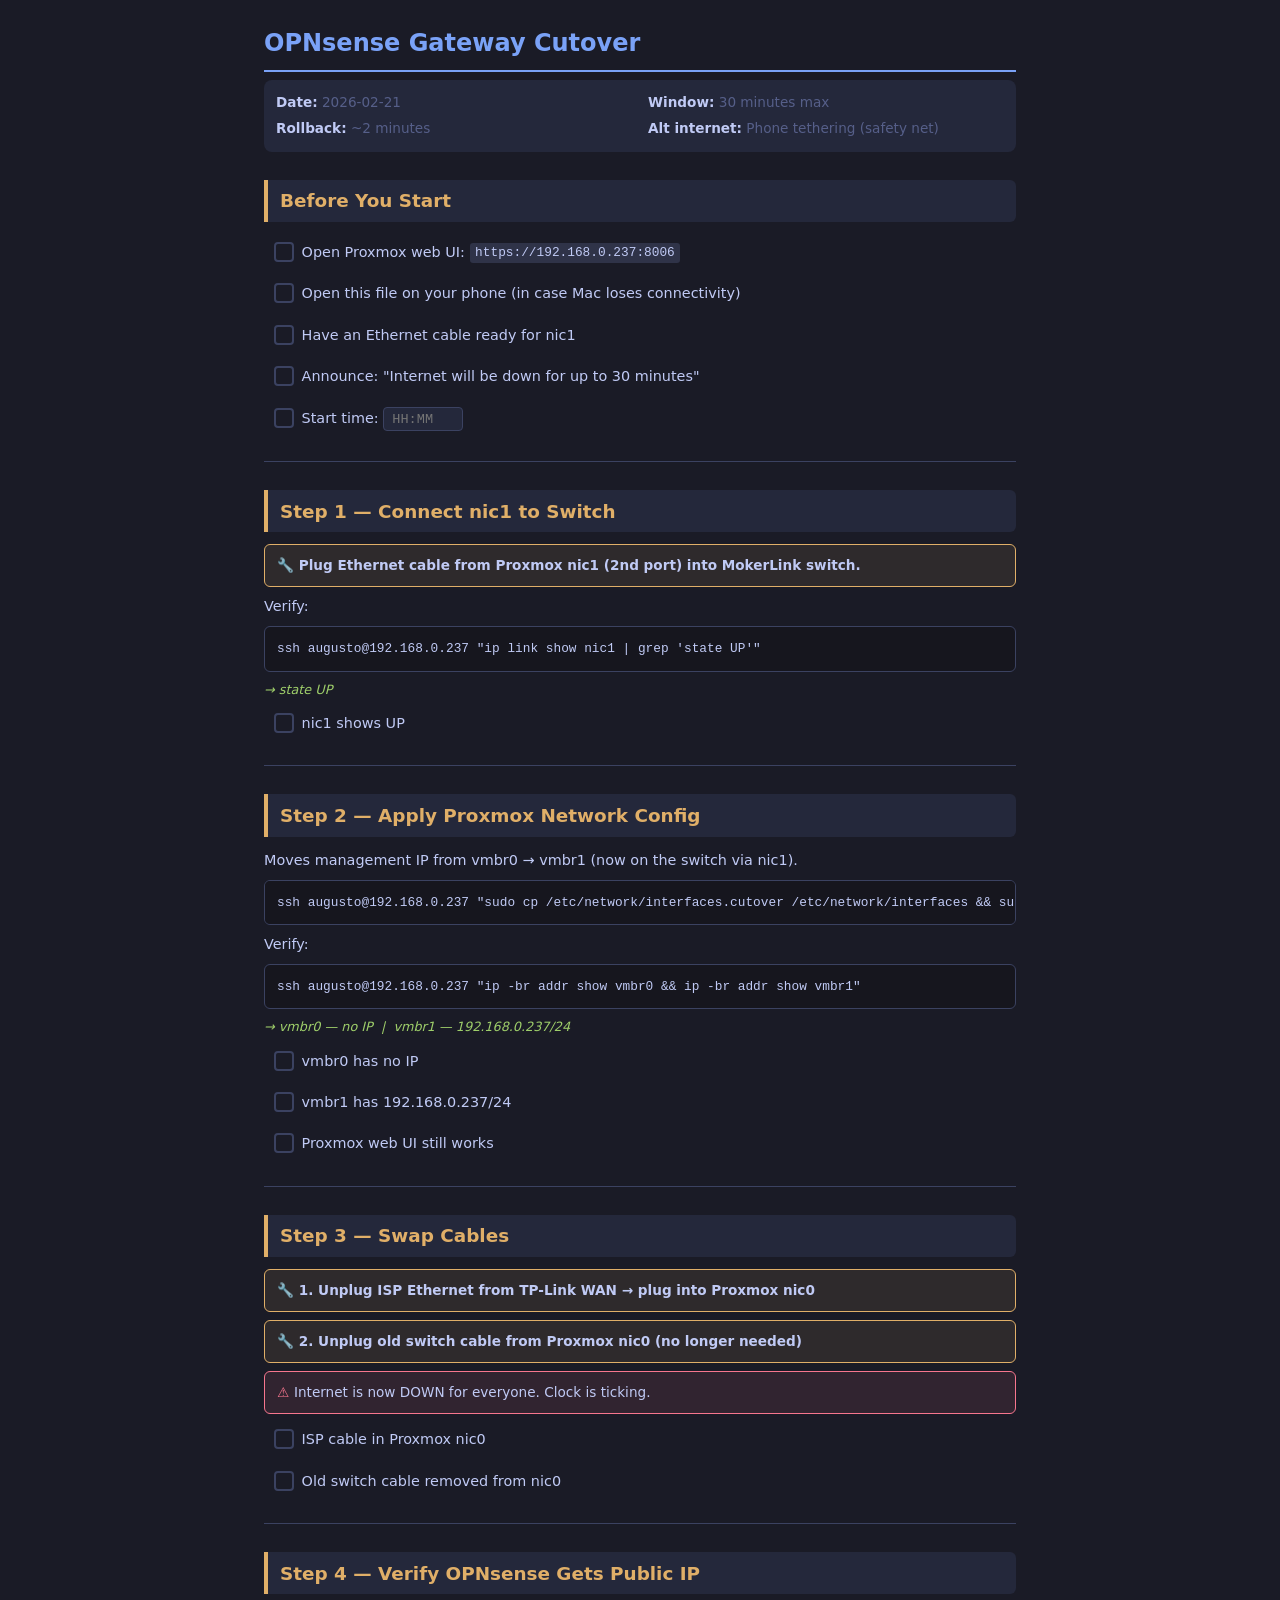
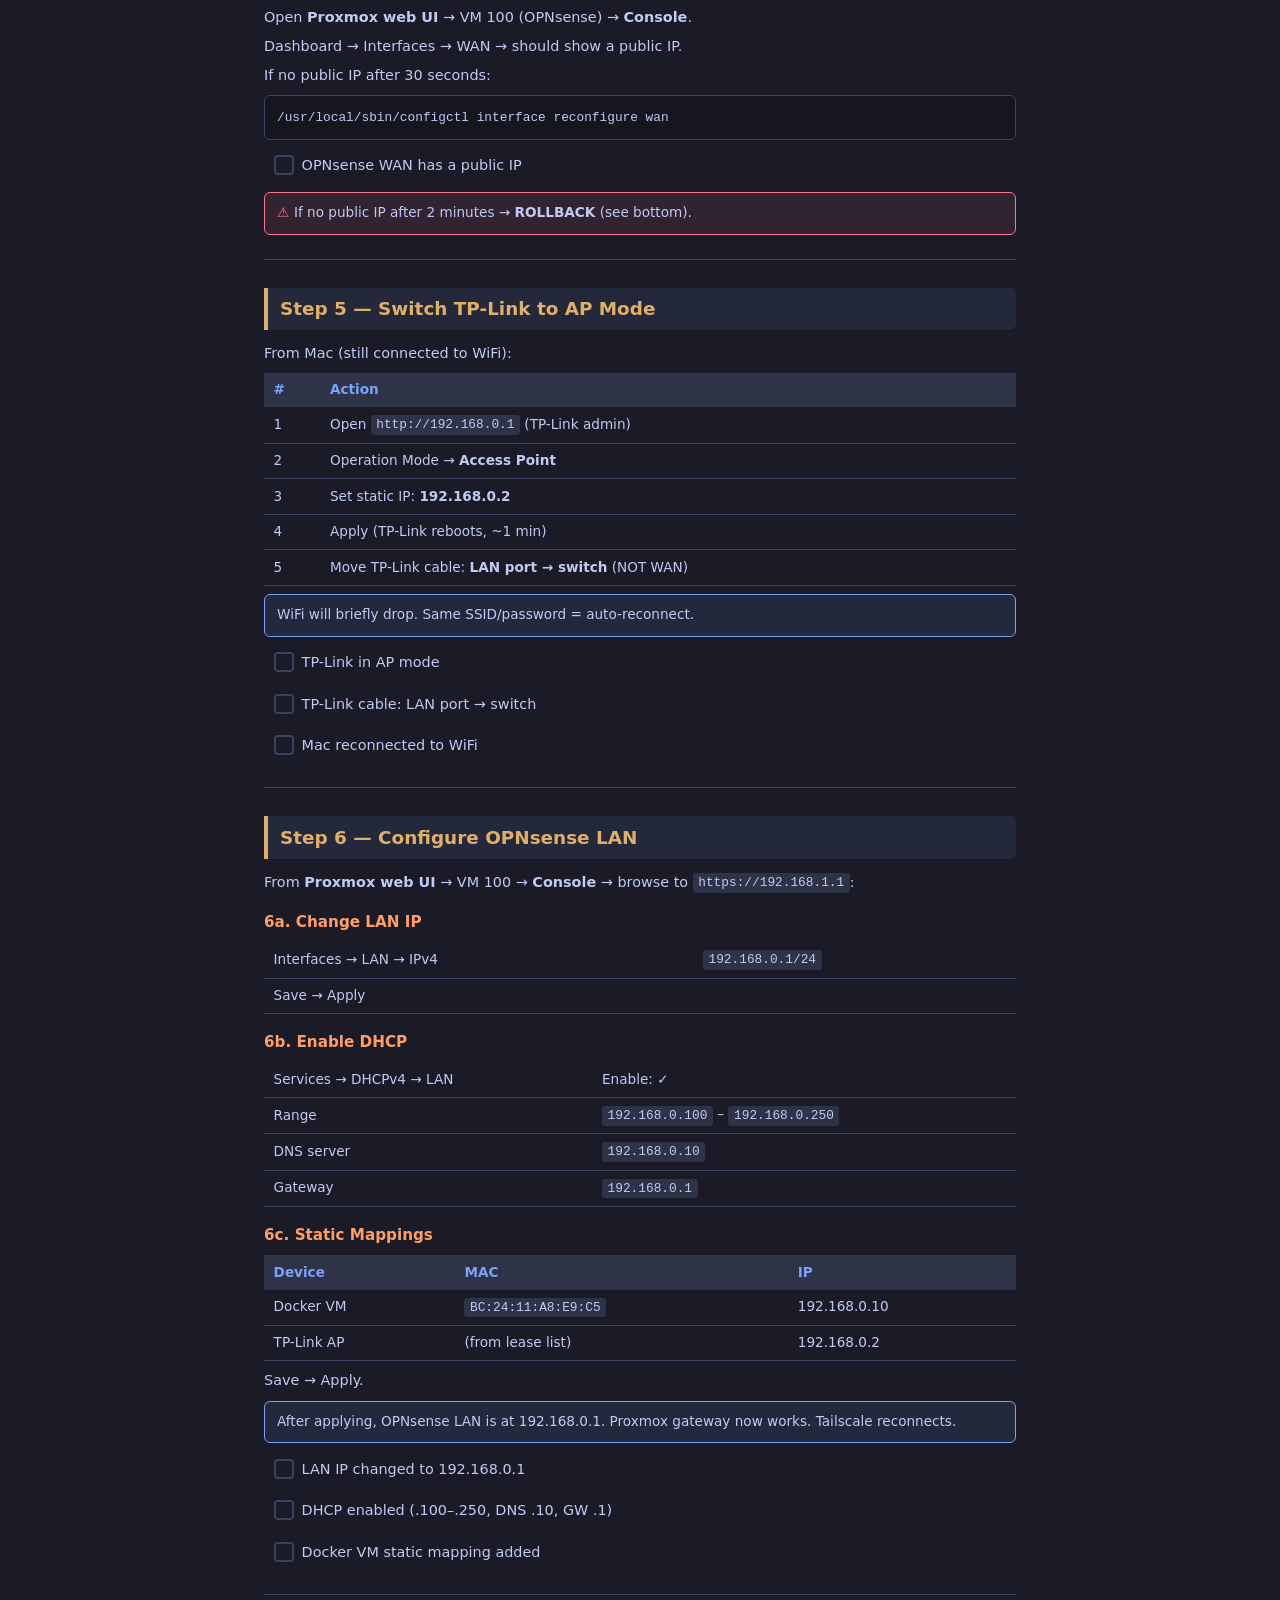
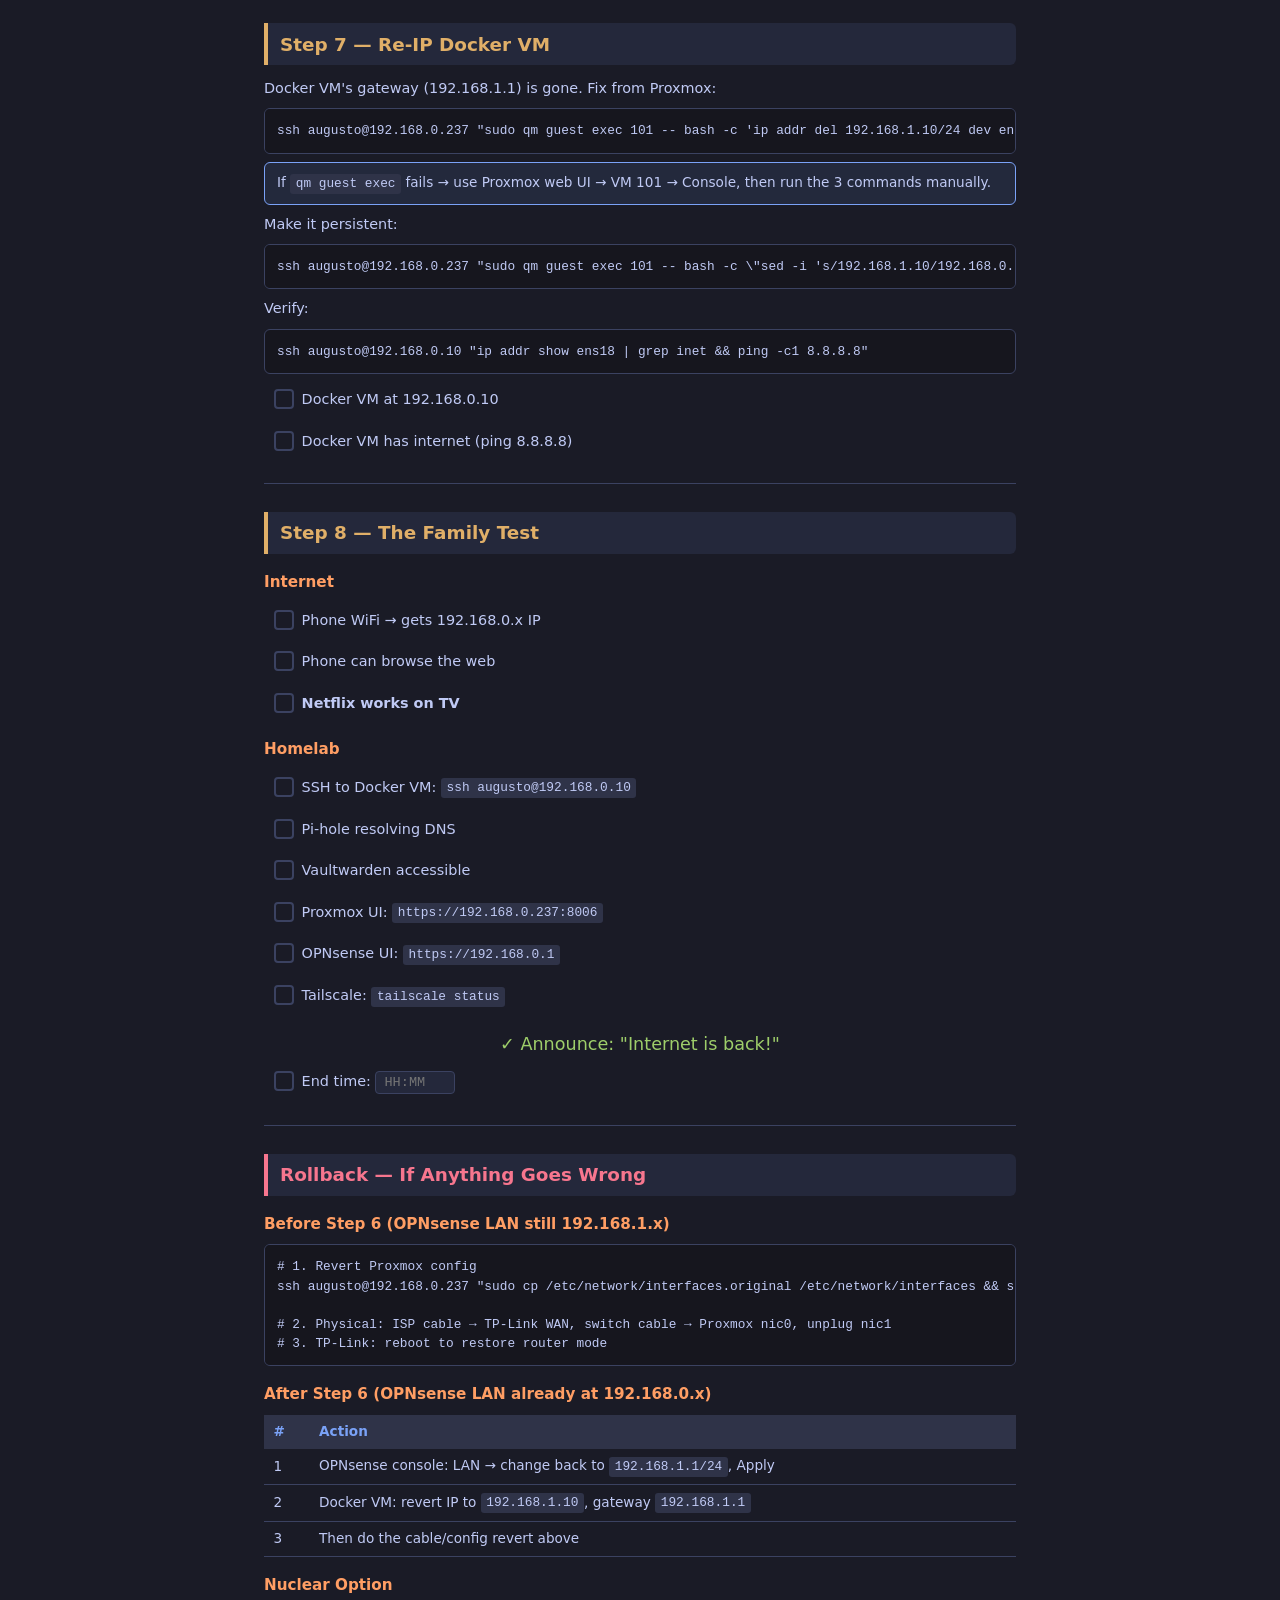
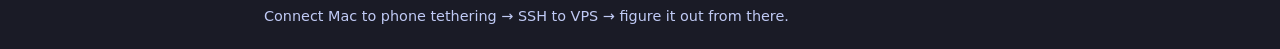
<file: docs/opnsense-cutover-execution-2026-02-21.html>
<!DOCTYPE html>
<html lang="en">
<head>
<meta charset="UTF-8">
<meta name="viewport" content="width=device-width, initial-scale=1.0">
<title>OPNsense Gateway Cutover — 2026-02-21</title>
<style>
  :root {
    --bg: #1a1b26;
    --surface: #24283b;
    --surface2: #2f3348;
    --text: #c0caf5;
    --text-dim: #565f89;
    --accent: #7aa2f7;
    --green: #9ece6a;
    --red: #f7768e;
    --yellow: #e0af68;
    --orange: #ff9e64;
    --border: #3b4261;
  }
  * { box-sizing: border-box; margin: 0; padding: 0; }
  body {
    font-family: -apple-system, BlinkMacSystemFont, 'SF Pro Text', system-ui, sans-serif;
    background: var(--bg);
    color: var(--text);
    line-height: 1.6;
    padding: 1.5rem;
    max-width: 800px;
    margin: 0 auto;
  }
  h1 {
    font-size: 1.5rem;
    color: var(--accent);
    border-bottom: 2px solid var(--accent);
    padding-bottom: 0.5rem;
    margin-bottom: 0.5rem;
  }
  .meta {
    display: grid;
    grid-template-columns: 1fr 1fr;
    gap: 0.25rem 1rem;
    font-size: 0.85rem;
    color: var(--text-dim);
    margin-bottom: 1.5rem;
    padding: 0.75rem;
    background: var(--surface);
    border-radius: 8px;
  }
  .meta strong { color: var(--text); }
  h2 {
    font-size: 1.15rem;
    color: var(--yellow);
    margin: 1.75rem 0 0.75rem;
    padding: 0.4rem 0.75rem;
    background: var(--surface);
    border-left: 4px solid var(--yellow);
    border-radius: 0 6px 6px 0;
  }
  h2.rollback {
    color: var(--red);
    border-left-color: var(--red);
  }
  h3 {
    font-size: 0.95rem;
    color: var(--orange);
    margin: 1rem 0 0.5rem;
  }
  p, li { font-size: 0.9rem; margin-bottom: 0.35rem; }
  ul { list-style: none; padding-left: 0; }
  li { padding: 0.15rem 0; }
  .task {
    display: flex;
    align-items: flex-start;
    gap: 0.5rem;
    padding: 0.4rem 0.6rem;
    border-radius: 6px;
    cursor: pointer;
    transition: background 0.15s;
  }
  .task:hover { background: var(--surface2); }
  .task input[type="checkbox"] {
    appearance: none;
    -webkit-appearance: none;
    width: 20px;
    height: 20px;
    min-width: 20px;
    border: 2px solid var(--border);
    border-radius: 4px;
    margin-top: 1px;
    cursor: pointer;
    position: relative;
    transition: all 0.15s;
  }
  .task input[type="checkbox"]:checked {
    background: var(--green);
    border-color: var(--green);
  }
  .task input[type="checkbox"]:checked::after {
    content: '✓';
    position: absolute;
    top: -1px;
    left: 3px;
    font-size: 14px;
    font-weight: bold;
    color: var(--bg);
  }
  .task.done label { text-decoration: line-through; color: var(--text-dim); }
  pre {
    background: #16161e;
    border: 1px solid var(--border);
    border-radius: 6px;
    padding: 0.75rem;
    overflow-x: auto;
    font-size: 0.8rem;
    font-family: 'SF Mono', 'Menlo', 'Monaco', monospace;
    margin: 0.5rem 0;
    line-height: 1.5;
  }
  code {
    font-family: 'SF Mono', 'Menlo', 'Monaco', monospace;
    font-size: 0.8rem;
    background: var(--surface2);
    padding: 0.15rem 0.35rem;
    border-radius: 3px;
  }
  pre code { background: none; padding: 0; }
  .warn {
    background: rgba(247, 118, 142, 0.1);
    border: 1px solid var(--red);
    border-radius: 6px;
    padding: 0.6rem 0.75rem;
    margin: 0.5rem 0;
    font-size: 0.85rem;
  }
  .warn::before { content: '⚠ '; color: var(--red); font-weight: bold; }
  .note {
    background: rgba(122, 162, 247, 0.1);
    border: 1px solid var(--accent);
    border-radius: 6px;
    padding: 0.6rem 0.75rem;
    margin: 0.5rem 0;
    font-size: 0.85rem;
  }
  .physical {
    background: rgba(224, 175, 104, 0.1);
    border: 1px solid var(--yellow);
    border-radius: 6px;
    padding: 0.6rem 0.75rem;
    margin: 0.5rem 0;
    font-size: 0.85rem;
    font-weight: 600;
  }
  .physical::before { content: '🔧 '; }
  .time-input {
    background: var(--surface);
    border: 1px solid var(--border);
    border-radius: 4px;
    color: var(--text);
    padding: 0.2rem 0.5rem;
    font-family: 'SF Mono', monospace;
    font-size: 0.85rem;
    width: 80px;
  }
  .expected {
    color: var(--green);
    font-size: 0.8rem;
    font-style: italic;
  }
  .expected::before { content: '→ '; }
  table {
    width: 100%;
    border-collapse: collapse;
    margin: 0.5rem 0;
    font-size: 0.85rem;
  }
  th {
    text-align: left;
    padding: 0.4rem 0.6rem;
    background: var(--surface2);
    color: var(--accent);
    font-weight: 600;
  }
  td {
    padding: 0.4rem 0.6rem;
    border-bottom: 1px solid var(--border);
  }
  .divider {
    border: none;
    border-top: 1px solid var(--border);
    margin: 1.5rem 0;
  }
  @media (max-width: 600px) {
    body { padding: 1rem; }
    .meta { grid-template-columns: 1fr; }
    pre { font-size: 0.7rem; padding: 0.5rem; }
  }
</style>
</head>
<body>

<h1>OPNsense Gateway Cutover</h1>
<div class="meta">
  <div><strong>Date:</strong> 2026-02-21</div>
  <div><strong>Window:</strong> 30 minutes max</div>
  <div><strong>Rollback:</strong> ~2 minutes</div>
  <div><strong>Alt internet:</strong> Phone tethering (safety net)</div>
</div>

<!-- ============================================================ -->
<h2>Before You Start</h2>

<ul>
  <li class="task"><input type="checkbox"><label>Open Proxmox web UI: <code>https://192.168.0.237:8006</code></label></li>
  <li class="task"><input type="checkbox"><label>Open this file on your phone (in case Mac loses connectivity)</label></li>
  <li class="task"><input type="checkbox"><label>Have an Ethernet cable ready for nic1</label></li>
  <li class="task"><input type="checkbox"><label>Announce: "Internet will be down for up to 30 minutes"</label></li>
  <li class="task"><input type="checkbox"><label>Start time: <input type="text" class="time-input" placeholder="HH:MM"></label></li>
</ul>

<hr class="divider">

<!-- ============================================================ -->
<h2>Step 1 — Connect nic1 to Switch</h2>

<div class="physical">Plug Ethernet cable from Proxmox <strong>nic1</strong> (2nd port) into MokerLink switch.</div>

<p>Verify:</p>
<pre><code>ssh augusto@192.168.0.237 "ip link show nic1 | grep 'state UP'"</code></pre>
<p class="expected">state UP</p>

<ul>
  <li class="task"><input type="checkbox"><label>nic1 shows UP</label></li>
</ul>

<hr class="divider">

<!-- ============================================================ -->
<h2>Step 2 — Apply Proxmox Network Config</h2>

<p>Moves management IP from vmbr0 → vmbr1 (now on the switch via nic1).</p>

<pre><code>ssh augusto@192.168.0.237 "sudo cp /etc/network/interfaces.cutover /etc/network/interfaces && sudo cp /etc/network/interfaces.d/vmbr1.cutover /etc/network/interfaces.d/vmbr1 && sudo ifreload -a"</code></pre>

<p>Verify:</p>
<pre><code>ssh augusto@192.168.0.237 "ip -br addr show vmbr0 && ip -br addr show vmbr1"</code></pre>
<p class="expected">vmbr0 — no IP &nbsp;|&nbsp; vmbr1 — 192.168.0.237/24</p>

<ul>
  <li class="task"><input type="checkbox"><label>vmbr0 has no IP</label></li>
  <li class="task"><input type="checkbox"><label>vmbr1 has 192.168.0.237/24</label></li>
  <li class="task"><input type="checkbox"><label>Proxmox web UI still works</label></li>
</ul>

<hr class="divider">

<!-- ============================================================ -->
<h2>Step 3 — Swap Cables</h2>

<div class="physical">1. Unplug ISP Ethernet from <strong>TP-Link WAN</strong> → plug into <strong>Proxmox nic0</strong></div>
<div class="physical">2. Unplug old switch cable from <strong>Proxmox nic0</strong> (no longer needed)</div>

<div class="warn">Internet is now DOWN for everyone. Clock is ticking.</div>

<ul>
  <li class="task"><input type="checkbox"><label>ISP cable in Proxmox nic0</label></li>
  <li class="task"><input type="checkbox"><label>Old switch cable removed from nic0</label></li>
</ul>

<hr class="divider">

<!-- ============================================================ -->
<h2>Step 4 — Verify OPNsense Gets Public IP</h2>

<p>Open <strong>Proxmox web UI</strong> → VM 100 (OPNsense) → <strong>Console</strong>.</p>
<p>Dashboard → Interfaces → WAN → should show a public IP.</p>

<p>If no public IP after 30 seconds:</p>
<pre><code>/usr/local/sbin/configctl interface reconfigure wan</code></pre>

<ul>
  <li class="task"><input type="checkbox"><label>OPNsense WAN has a public IP</label></li>
</ul>

<div class="warn">If no public IP after 2 minutes → <strong>ROLLBACK</strong> (see bottom).</div>

<hr class="divider">

<!-- ============================================================ -->
<h2>Step 5 — Switch TP-Link to AP Mode</h2>

<p>From Mac (still connected to WiFi):</p>

<table>
  <tr><th>#</th><th>Action</th></tr>
  <tr><td>1</td><td>Open <code>http://192.168.0.1</code> (TP-Link admin)</td></tr>
  <tr><td>2</td><td>Operation Mode → <strong>Access Point</strong></td></tr>
  <tr><td>3</td><td>Set static IP: <strong>192.168.0.2</strong></td></tr>
  <tr><td>4</td><td>Apply (TP-Link reboots, ~1 min)</td></tr>
  <tr><td>5</td><td>Move TP-Link cable: <strong>LAN port → switch</strong> (NOT WAN)</td></tr>
</table>

<div class="note">WiFi will briefly drop. Same SSID/password = auto-reconnect.</div>

<ul>
  <li class="task"><input type="checkbox"><label>TP-Link in AP mode</label></li>
  <li class="task"><input type="checkbox"><label>TP-Link cable: LAN port → switch</label></li>
  <li class="task"><input type="checkbox"><label>Mac reconnected to WiFi</label></li>
</ul>

<hr class="divider">

<!-- ============================================================ -->
<h2>Step 6 — Configure OPNsense LAN</h2>

<p>From <strong>Proxmox web UI</strong> → VM 100 → <strong>Console</strong> → browse to <code>https://192.168.1.1</code>:</p>

<h3>6a. Change LAN IP</h3>
<table>
  <tr><td>Interfaces → LAN → IPv4</td><td><code>192.168.0.1/24</code></td></tr>
  <tr><td colspan="2">Save → Apply</td></tr>
</table>

<h3>6b. Enable DHCP</h3>
<table>
  <tr><td>Services → DHCPv4 → LAN</td><td>Enable: ✓</td></tr>
  <tr><td>Range</td><td><code>192.168.0.100</code> – <code>192.168.0.250</code></td></tr>
  <tr><td>DNS server</td><td><code>192.168.0.10</code></td></tr>
  <tr><td>Gateway</td><td><code>192.168.0.1</code></td></tr>
</table>

<h3>6c. Static Mappings</h3>
<table>
  <tr><th>Device</th><th>MAC</th><th>IP</th></tr>
  <tr><td>Docker VM</td><td><code>BC:24:11:A8:E9:C5</code></td><td>192.168.0.10</td></tr>
  <tr><td>TP-Link AP</td><td>(from lease list)</td><td>192.168.0.2</td></tr>
</table>
<p>Save → Apply.</p>

<div class="note">After applying, OPNsense LAN is at 192.168.0.1. Proxmox gateway now works. Tailscale reconnects.</div>

<ul>
  <li class="task"><input type="checkbox"><label>LAN IP changed to 192.168.0.1</label></li>
  <li class="task"><input type="checkbox"><label>DHCP enabled (.100–.250, DNS .10, GW .1)</label></li>
  <li class="task"><input type="checkbox"><label>Docker VM static mapping added</label></li>
</ul>

<hr class="divider">

<!-- ============================================================ -->
<h2>Step 7 — Re-IP Docker VM</h2>

<p>Docker VM's gateway (192.168.1.1) is gone. Fix from Proxmox:</p>

<pre><code>ssh augusto@192.168.0.237 "sudo qm guest exec 101 -- bash -c 'ip addr del 192.168.1.10/24 dev ens18; ip addr add 192.168.0.10/24 dev ens18; ip route add default via 192.168.0.1'"</code></pre>

<div class="note">If <code>qm guest exec</code> fails → use Proxmox web UI → VM 101 → Console, then run the 3 commands manually.</div>

<p>Make it persistent:</p>
<pre><code>ssh augusto@192.168.0.237 "sudo qm guest exec 101 -- bash -c \"sed -i 's/192.168.1.10/192.168.0.10/g; s/gateway 192.168.1.1/gateway 192.168.0.1/g' /etc/network/interfaces\""</code></pre>

<p>Verify:</p>
<pre><code>ssh augusto@192.168.0.10 "ip addr show ens18 | grep inet && ping -c1 8.8.8.8"</code></pre>

<ul>
  <li class="task"><input type="checkbox"><label>Docker VM at 192.168.0.10</label></li>
  <li class="task"><input type="checkbox"><label>Docker VM has internet (ping 8.8.8.8)</label></li>
</ul>

<hr class="divider">

<!-- ============================================================ -->
<h2>Step 8 — The Family Test</h2>

<h3>Internet</h3>
<ul>
  <li class="task"><input type="checkbox"><label>Phone WiFi → gets 192.168.0.x IP</label></li>
  <li class="task"><input type="checkbox"><label>Phone can browse the web</label></li>
  <li class="task"><input type="checkbox"><label><strong>Netflix works on TV</strong></label></li>
</ul>

<h3>Homelab</h3>
<ul>
  <li class="task"><input type="checkbox"><label>SSH to Docker VM: <code>ssh augusto@192.168.0.10</code></label></li>
  <li class="task"><input type="checkbox"><label>Pi-hole resolving DNS</label></li>
  <li class="task"><input type="checkbox"><label>Vaultwarden accessible</label></li>
  <li class="task"><input type="checkbox"><label>Proxmox UI: <code>https://192.168.0.237:8006</code></label></li>
  <li class="task"><input type="checkbox"><label>OPNsense UI: <code>https://192.168.0.1</code></label></li>
  <li class="task"><input type="checkbox"><label>Tailscale: <code>tailscale status</code></label></li>
</ul>

<p style="text-align:center; font-size:1.1rem; color:var(--green); margin-top:1rem;">
  ✓ Announce: "Internet is back!"
</p>

<ul>
  <li class="task"><input type="checkbox"><label>End time: <input type="text" class="time-input" placeholder="HH:MM"></label></li>
</ul>

<hr class="divider">

<!-- ============================================================ -->
<h2 class="rollback">Rollback — If Anything Goes Wrong</h2>

<h3>Before Step 6 (OPNsense LAN still 192.168.1.x)</h3>

<pre><code># 1. Revert Proxmox config
ssh augusto@192.168.0.237 "sudo cp /etc/network/interfaces.original /etc/network/interfaces && sudo cp /etc/network/interfaces.d/vmbr1.original /etc/network/interfaces.d/vmbr1 && sudo ifreload -a"

# 2. Physical: ISP cable → TP-Link WAN, switch cable → Proxmox nic0, unplug nic1
# 3. TP-Link: reboot to restore router mode</code></pre>

<h3>After Step 6 (OPNsense LAN already at 192.168.0.x)</h3>

<table>
  <tr><th>#</th><th>Action</th></tr>
  <tr><td>1</td><td>OPNsense console: LAN → change back to <code>192.168.1.1/24</code>, Apply</td></tr>
  <tr><td>2</td><td>Docker VM: revert IP to <code>192.168.1.10</code>, gateway <code>192.168.1.1</code></td></tr>
  <tr><td>3</td><td>Then do the cable/config revert above</td></tr>
</table>

<h3>Nuclear Option</h3>
<p>Connect Mac to phone tethering → SSH to VPS → figure it out from there.</p>

<script>
document.querySelectorAll('.task').forEach(task => {
  const cb = task.querySelector('input[type="checkbox"]');
  if (!cb) return;
  task.addEventListener('click', e => {
    if (e.target.tagName === 'INPUT' && e.target.type === 'text') return;
    if (e.target !== cb) cb.checked = !cb.checked;
    task.classList.toggle('done', cb.checked);
  });
});
</script>

</body>
</html>
</file>
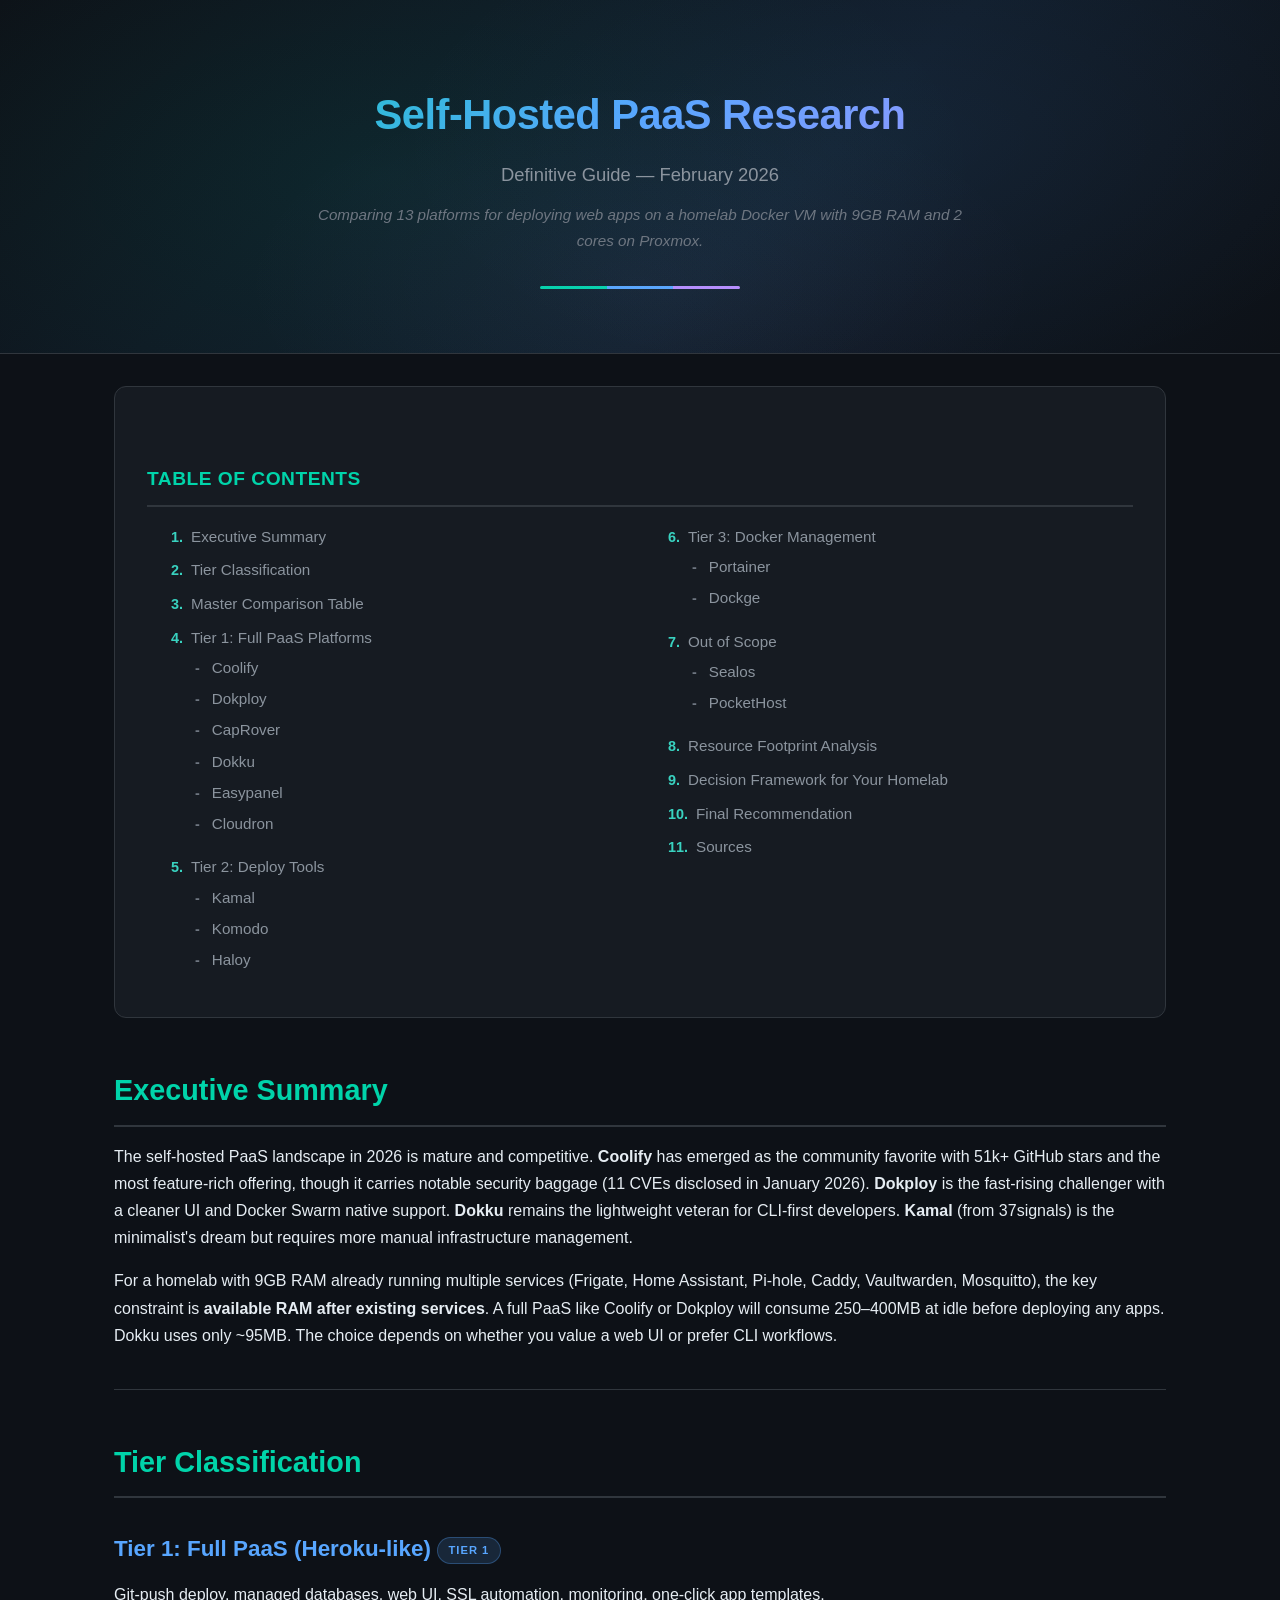
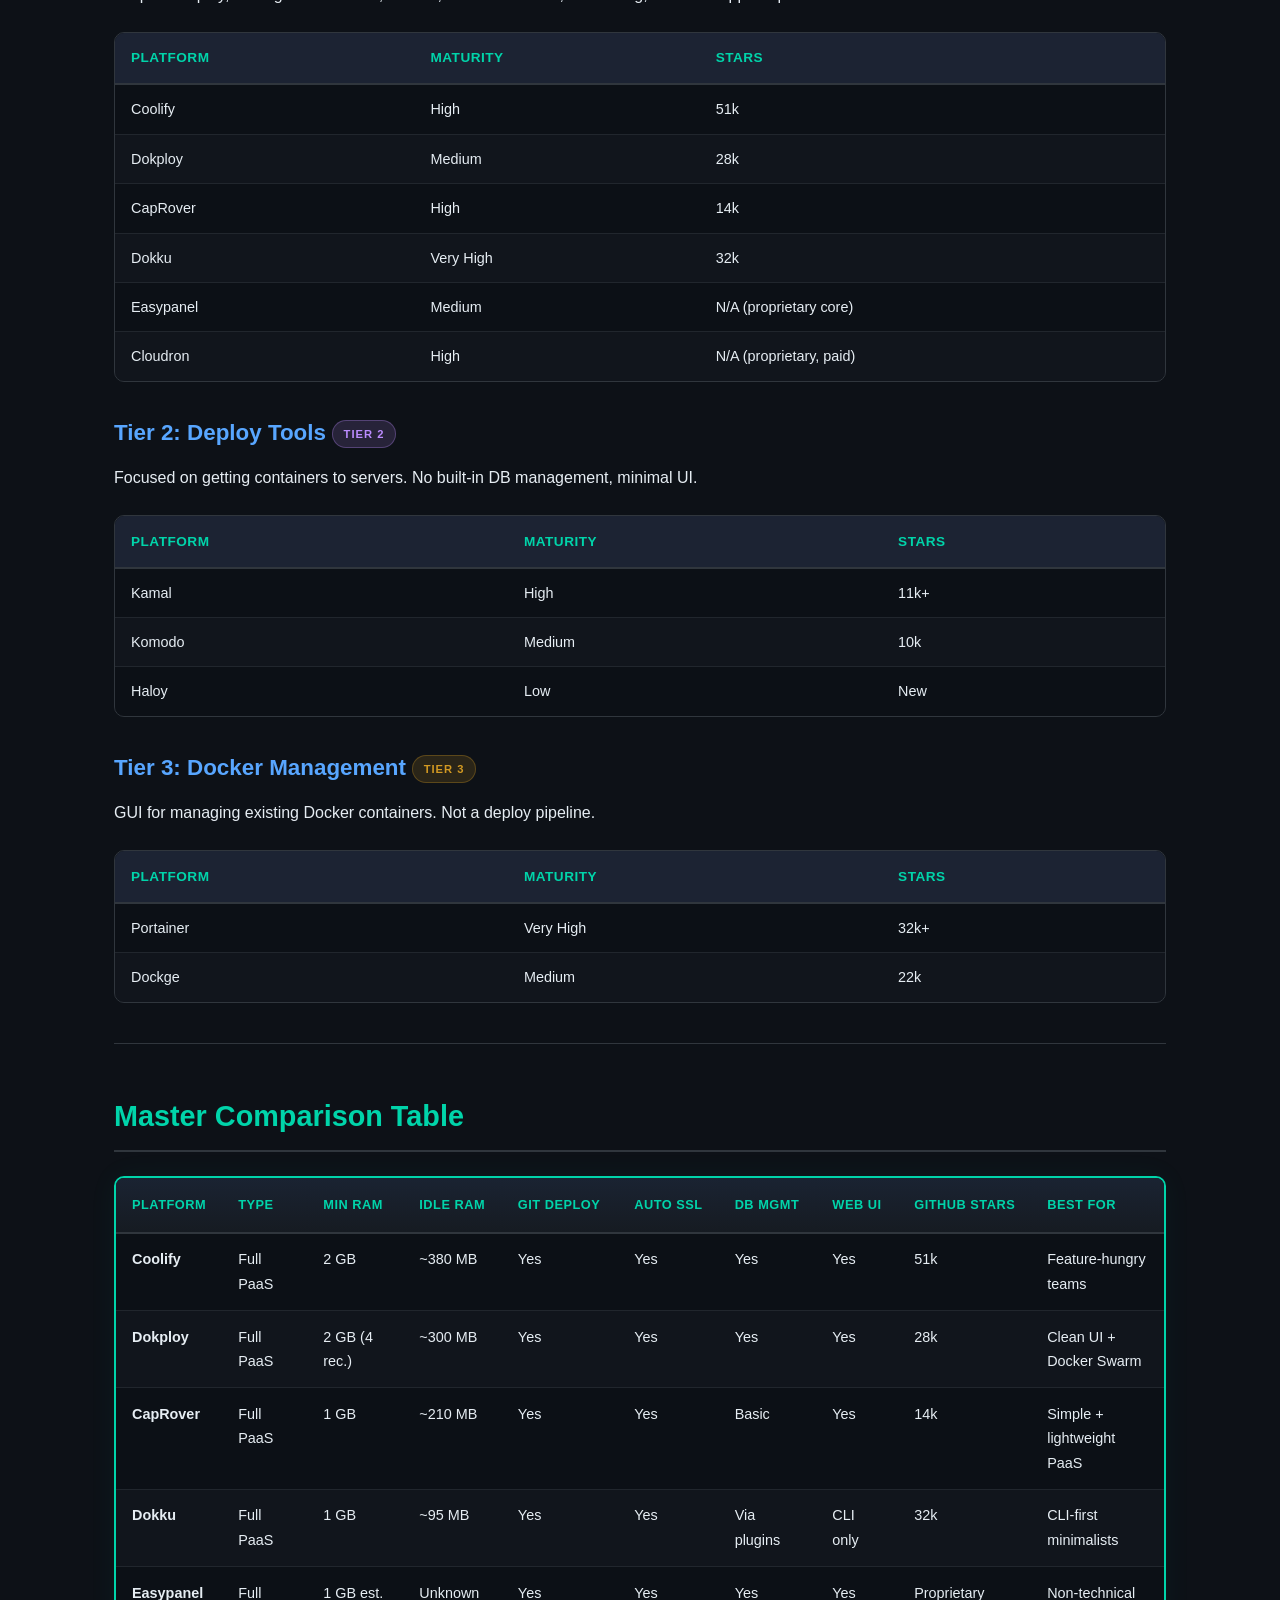
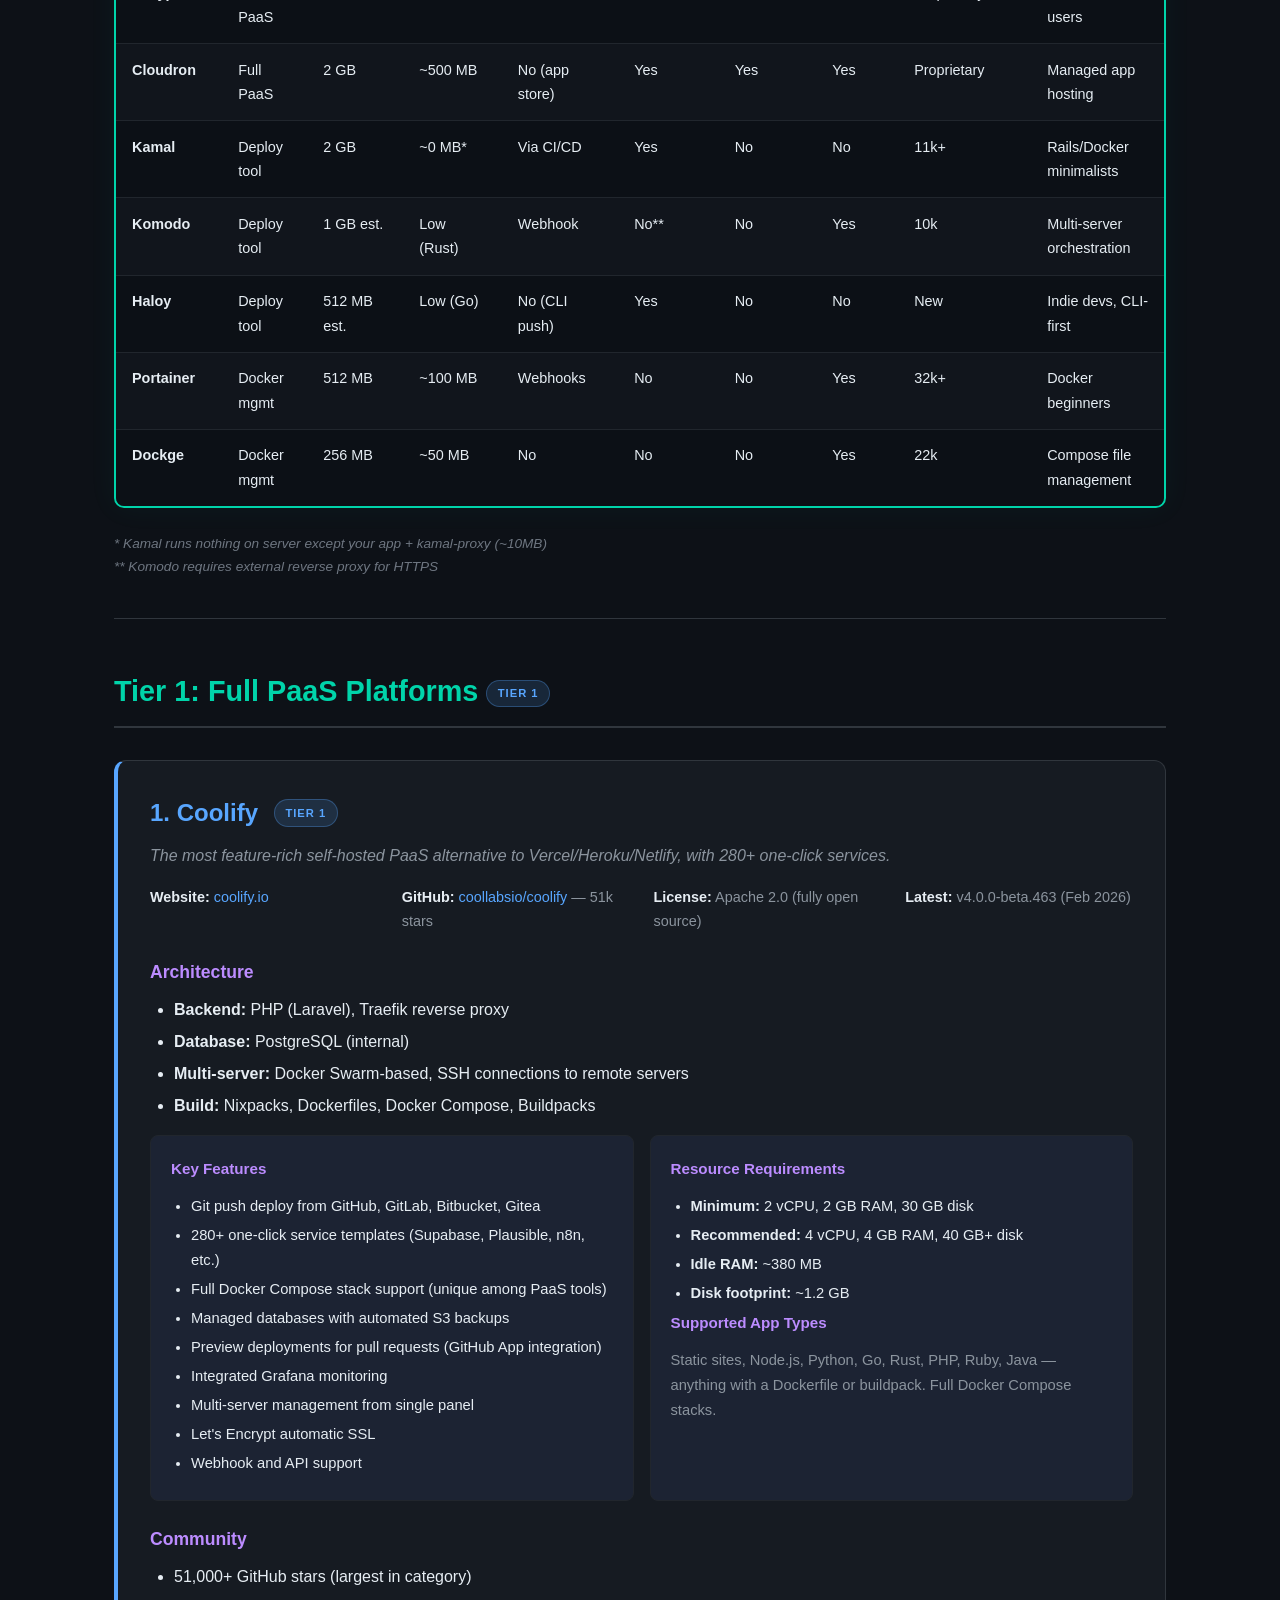
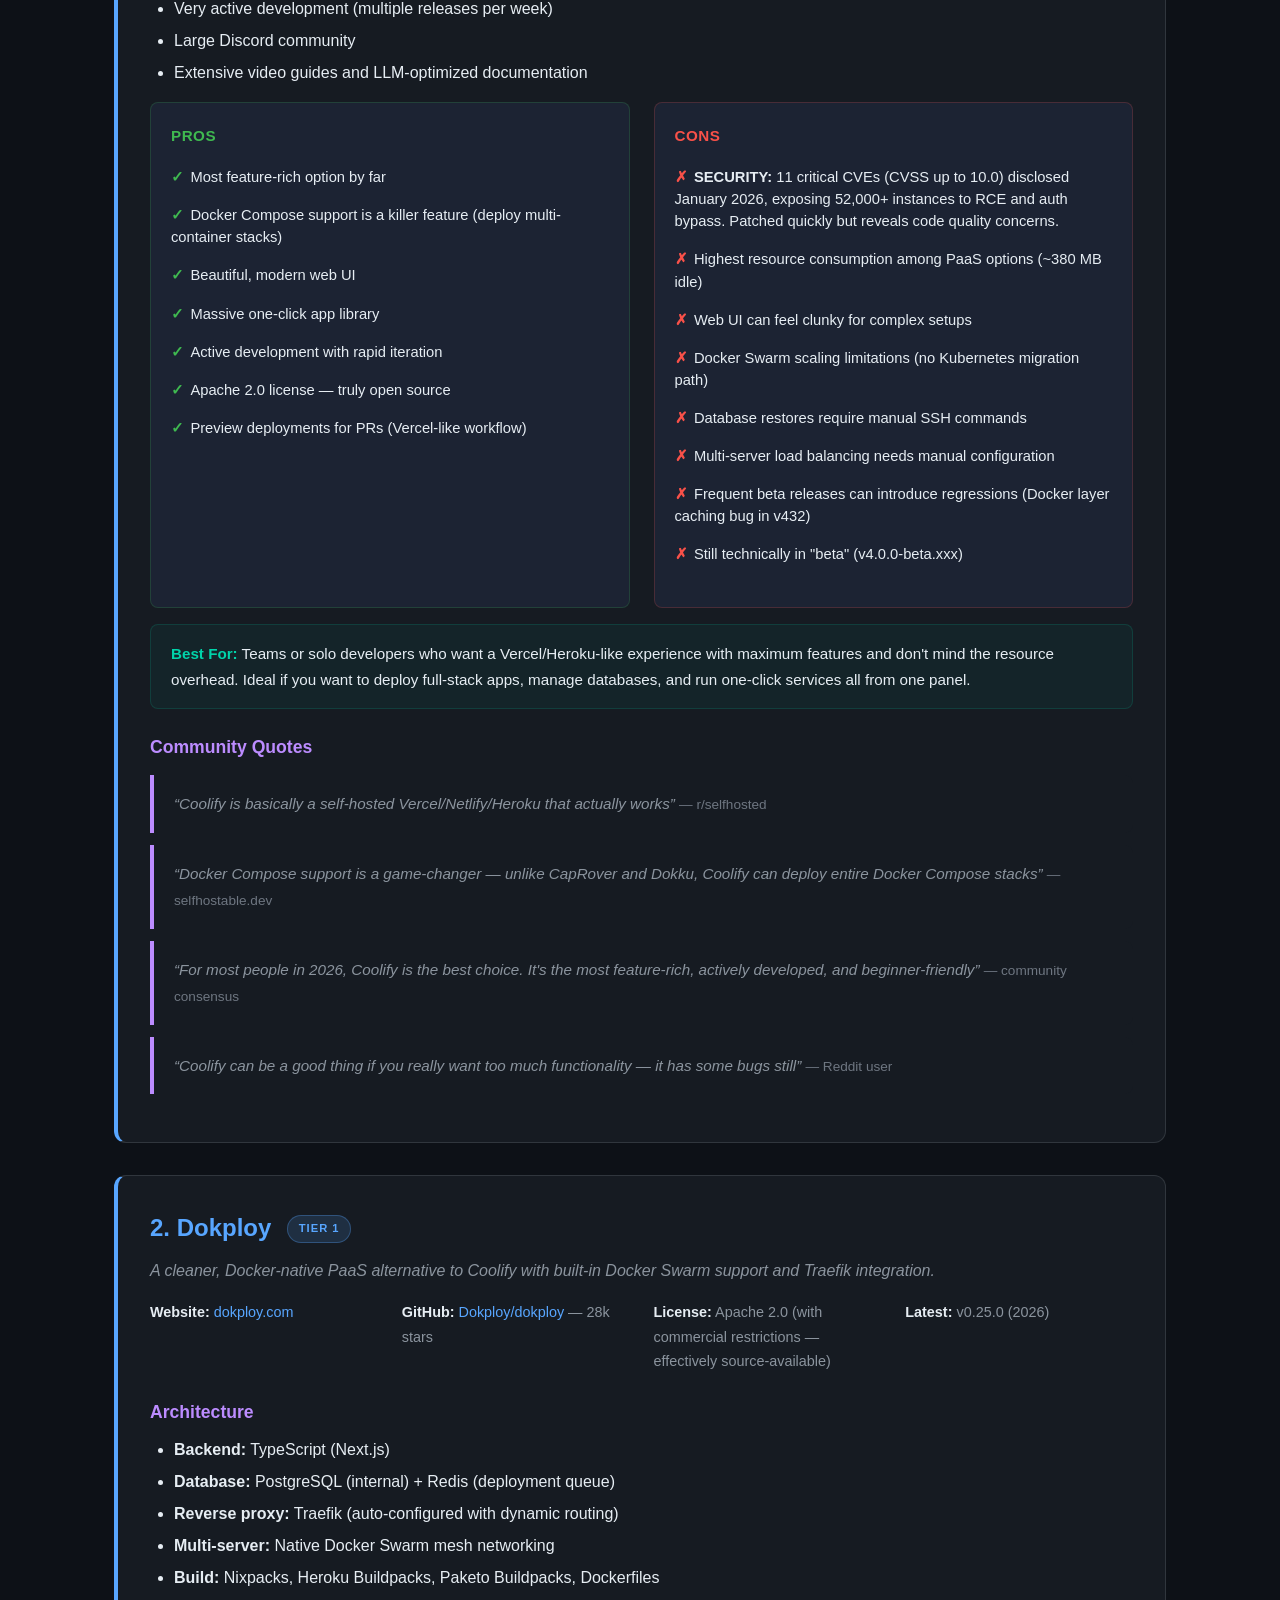
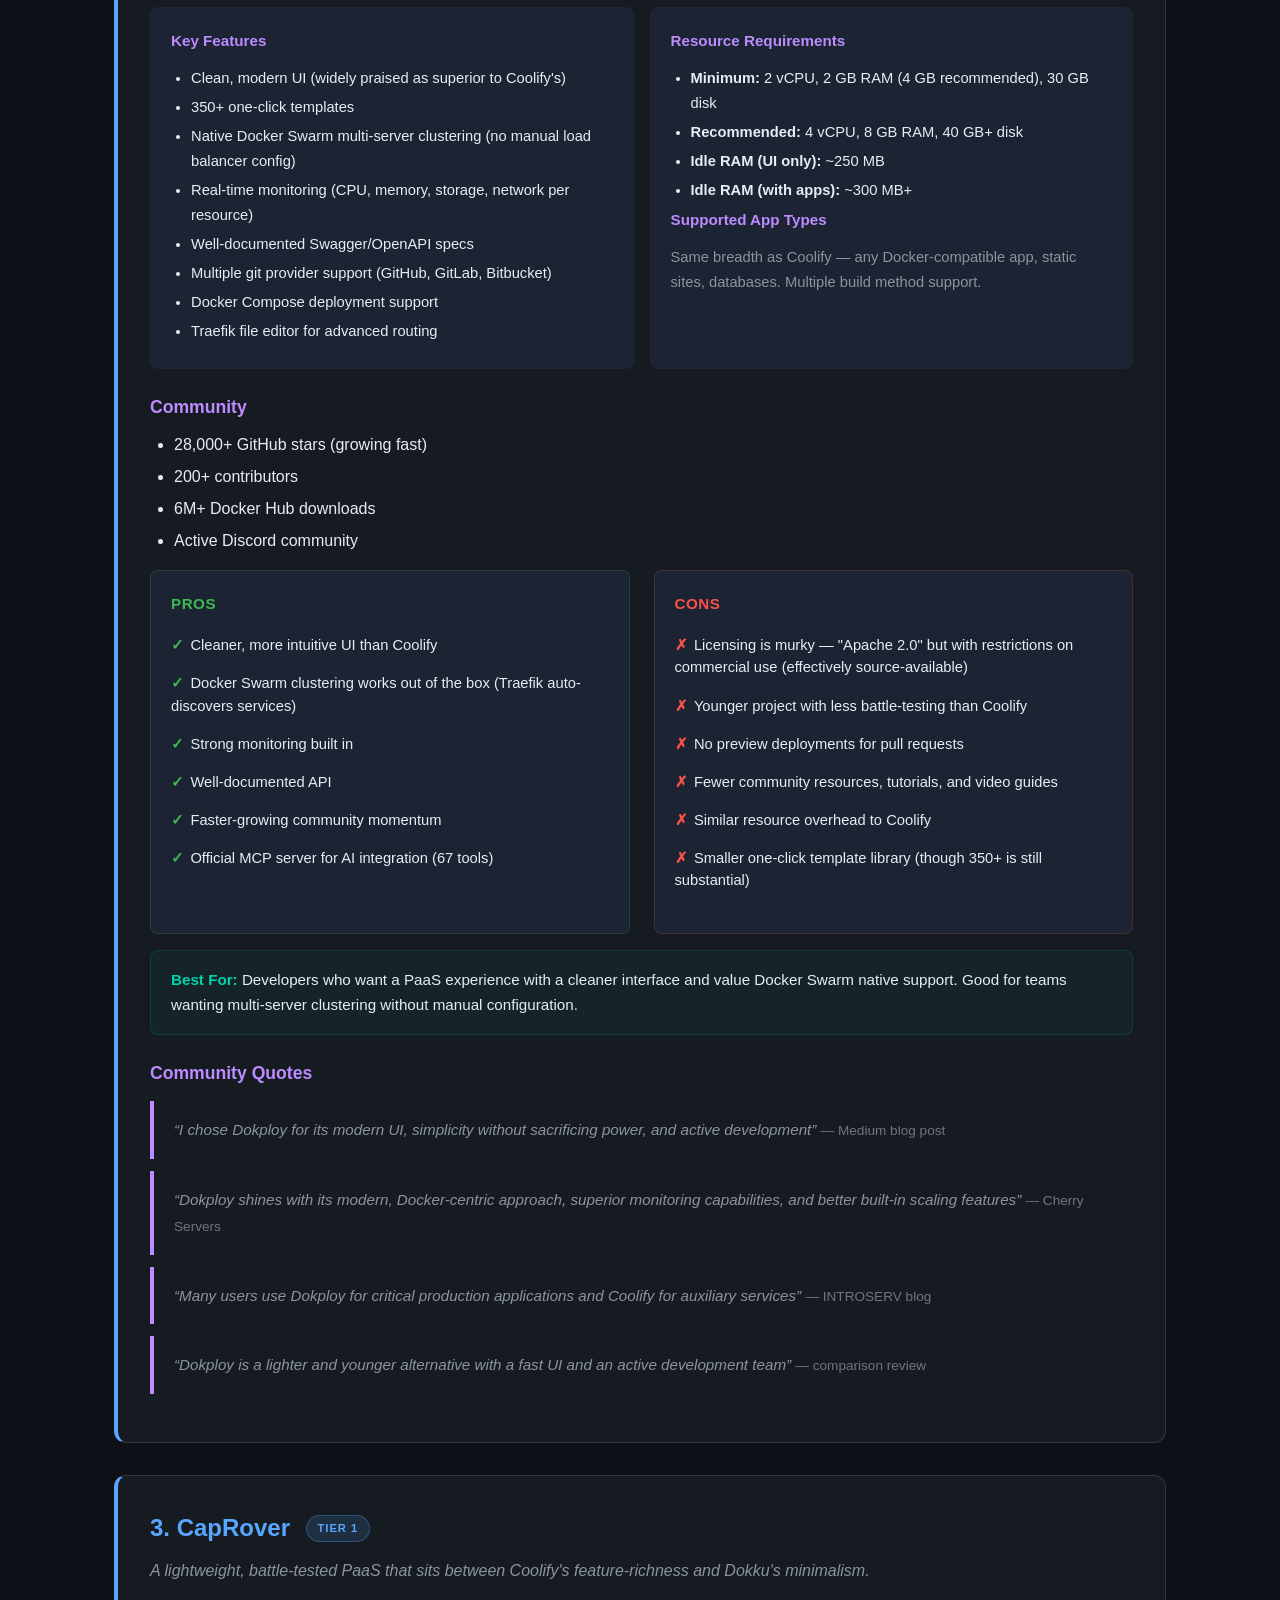
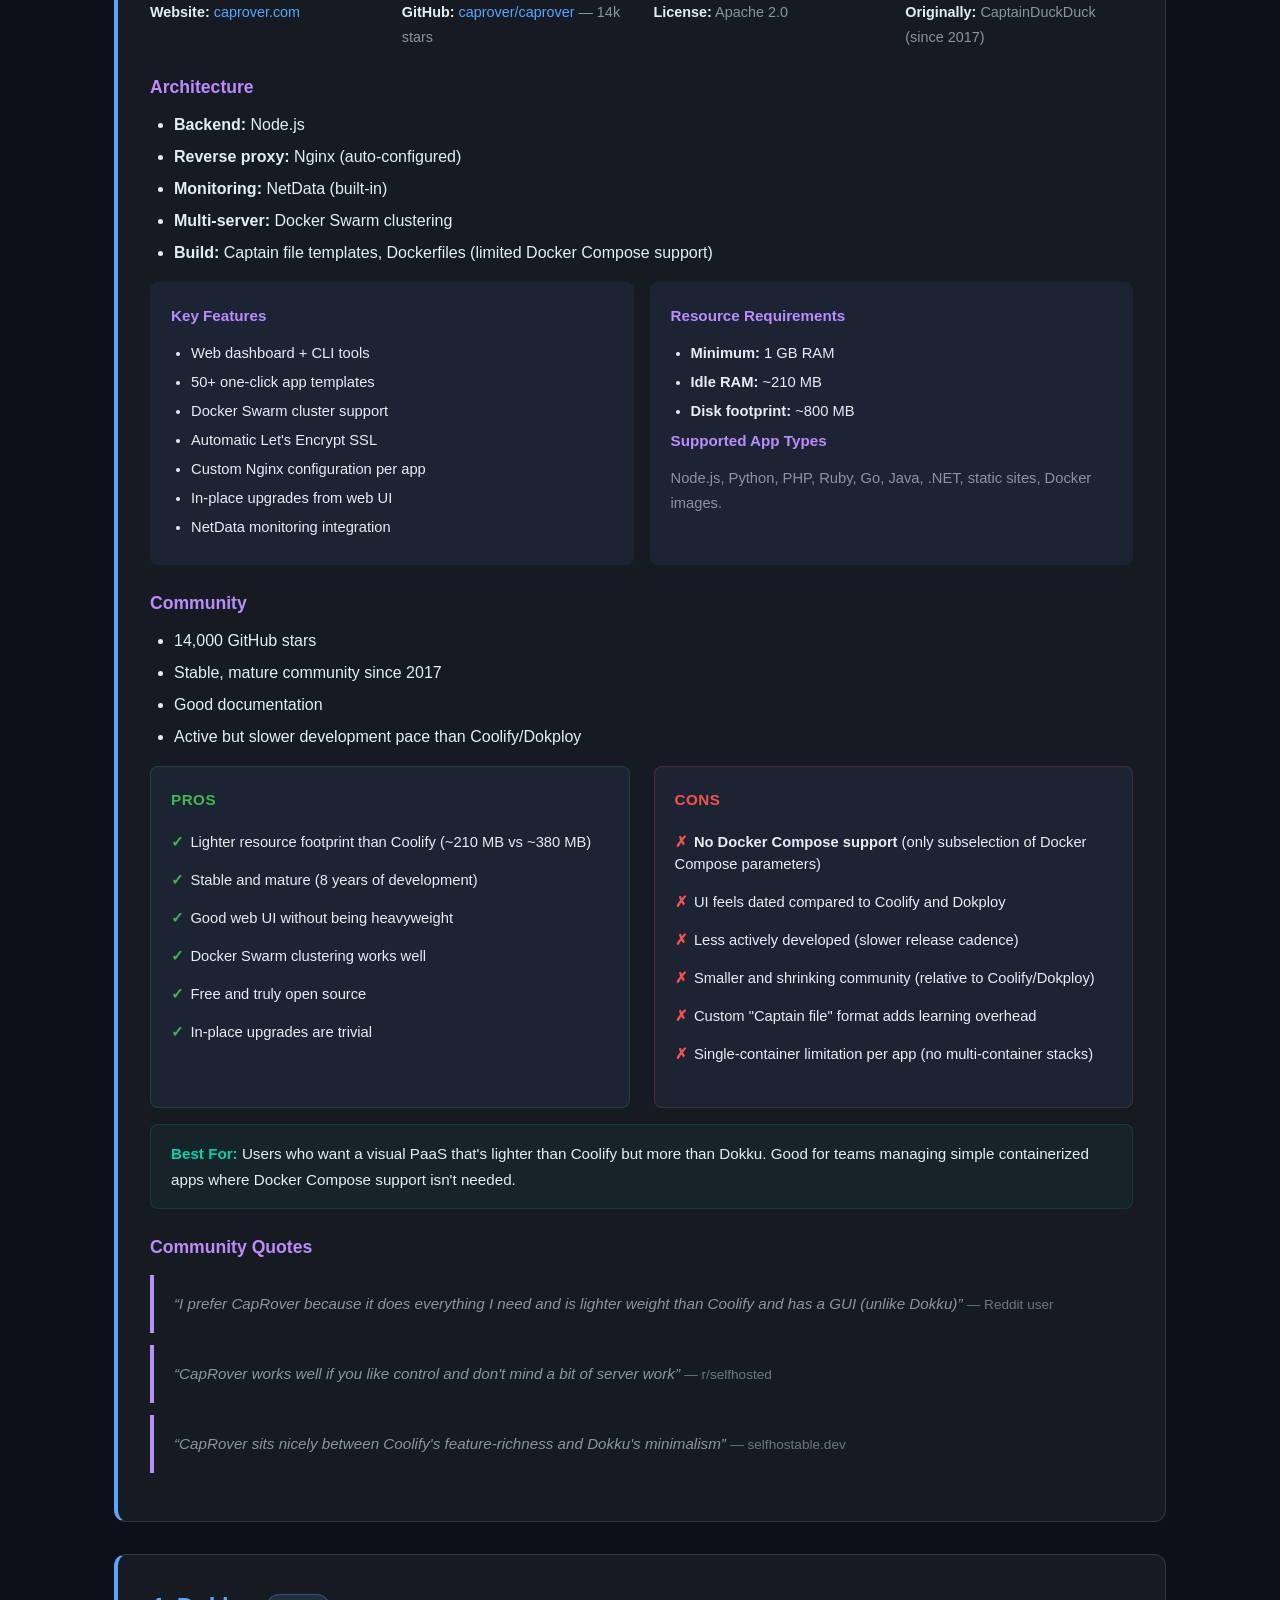
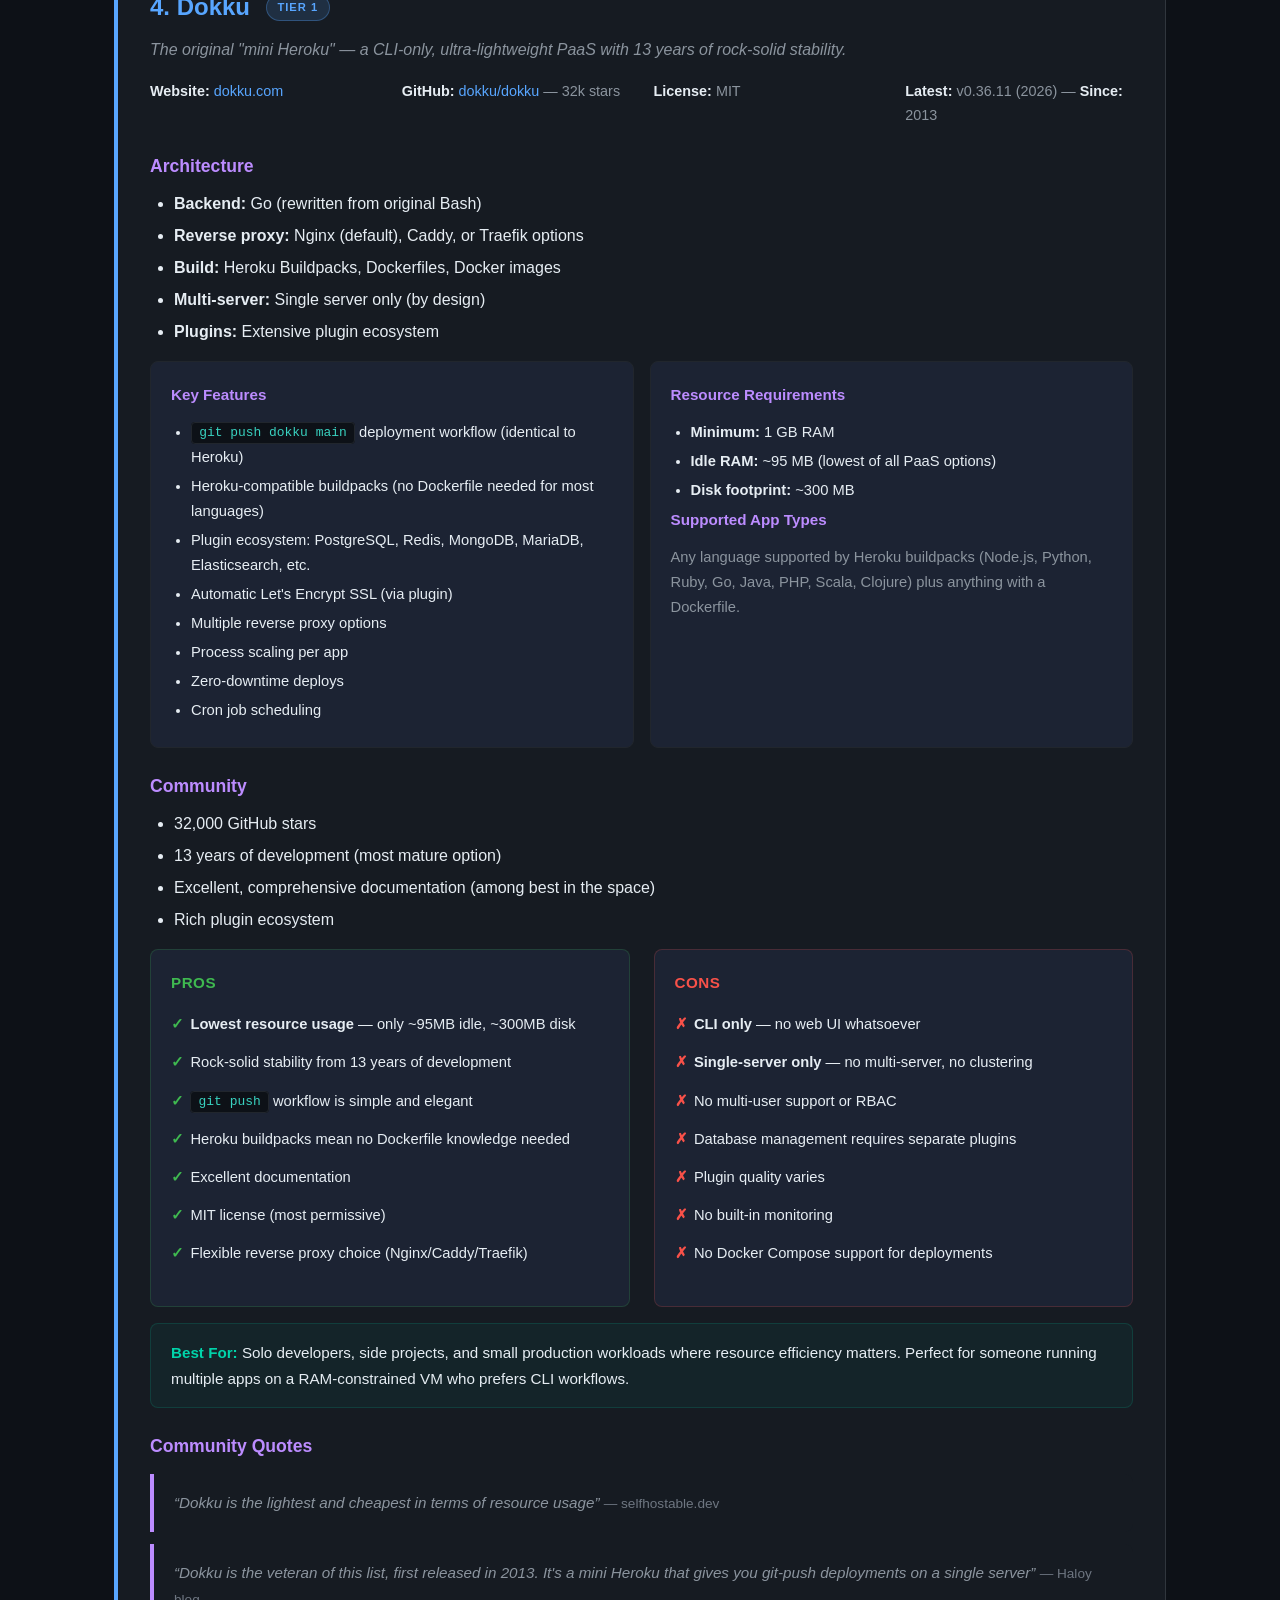
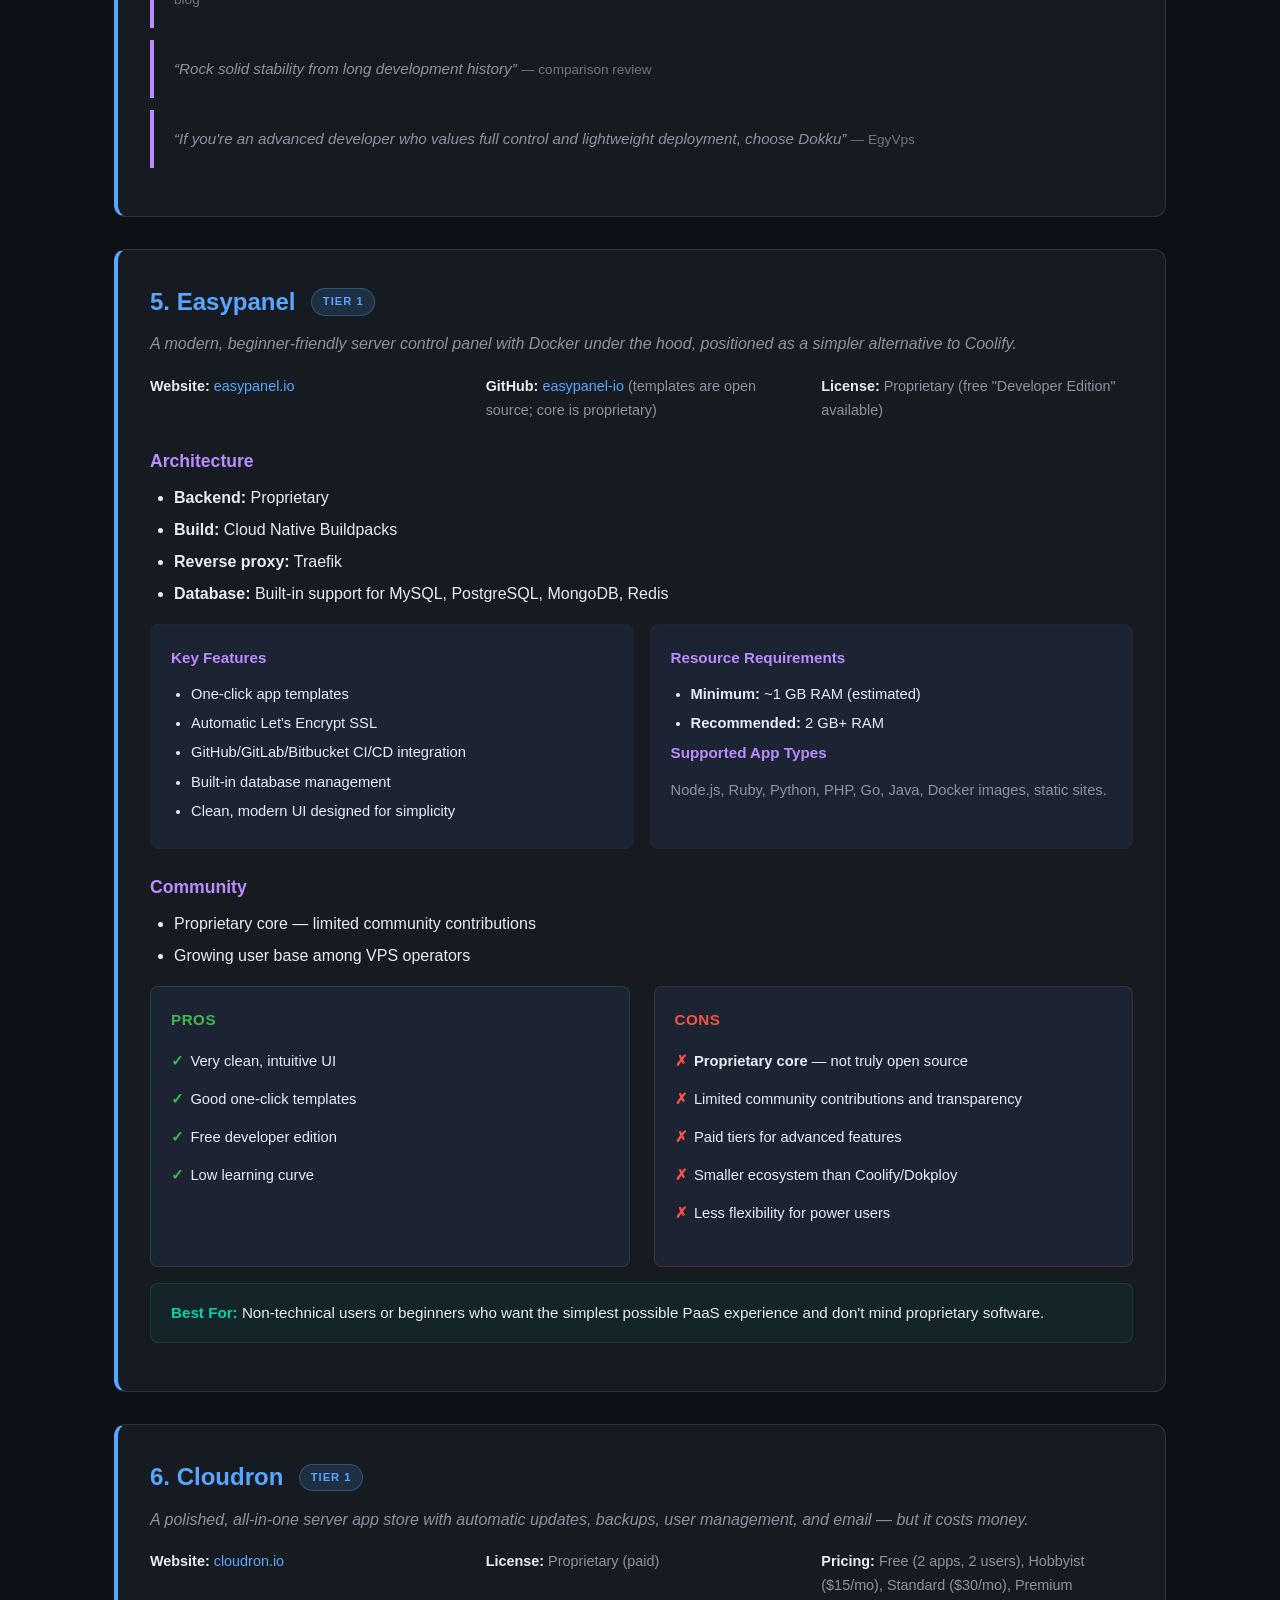
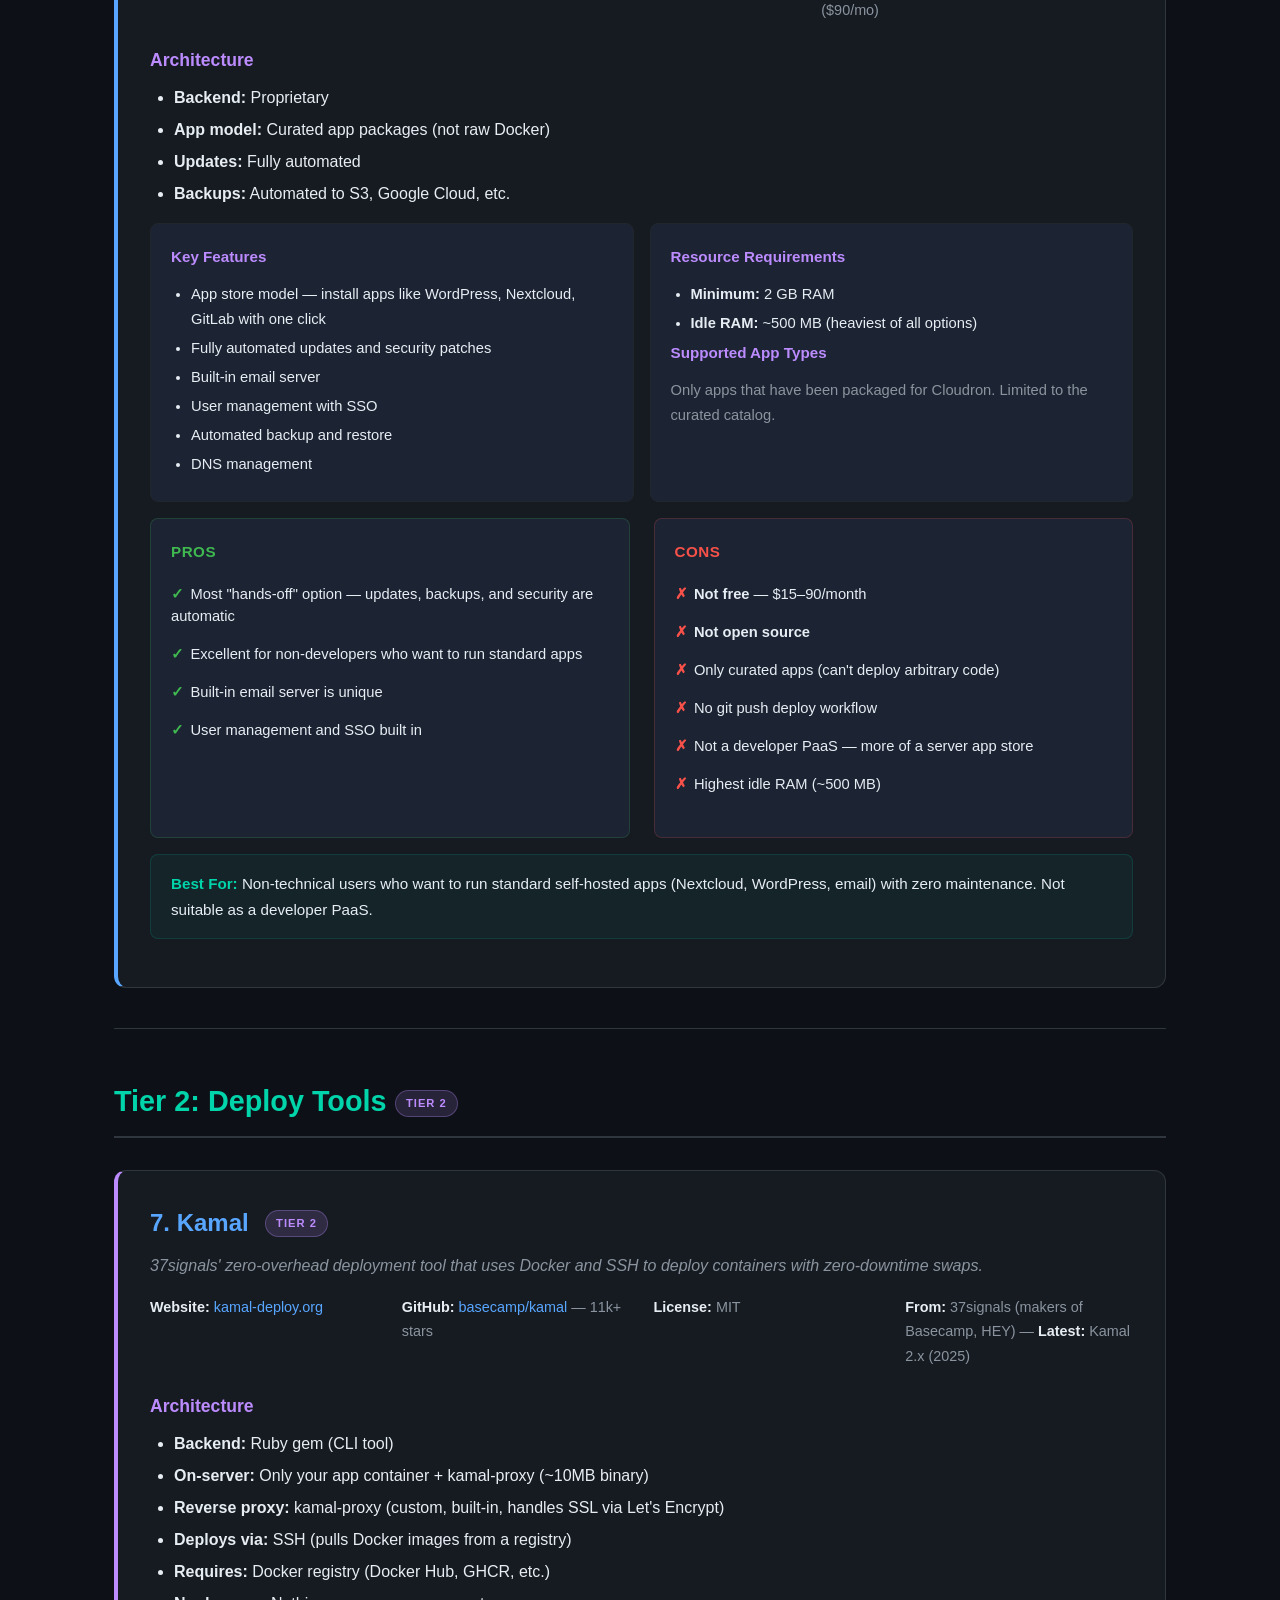
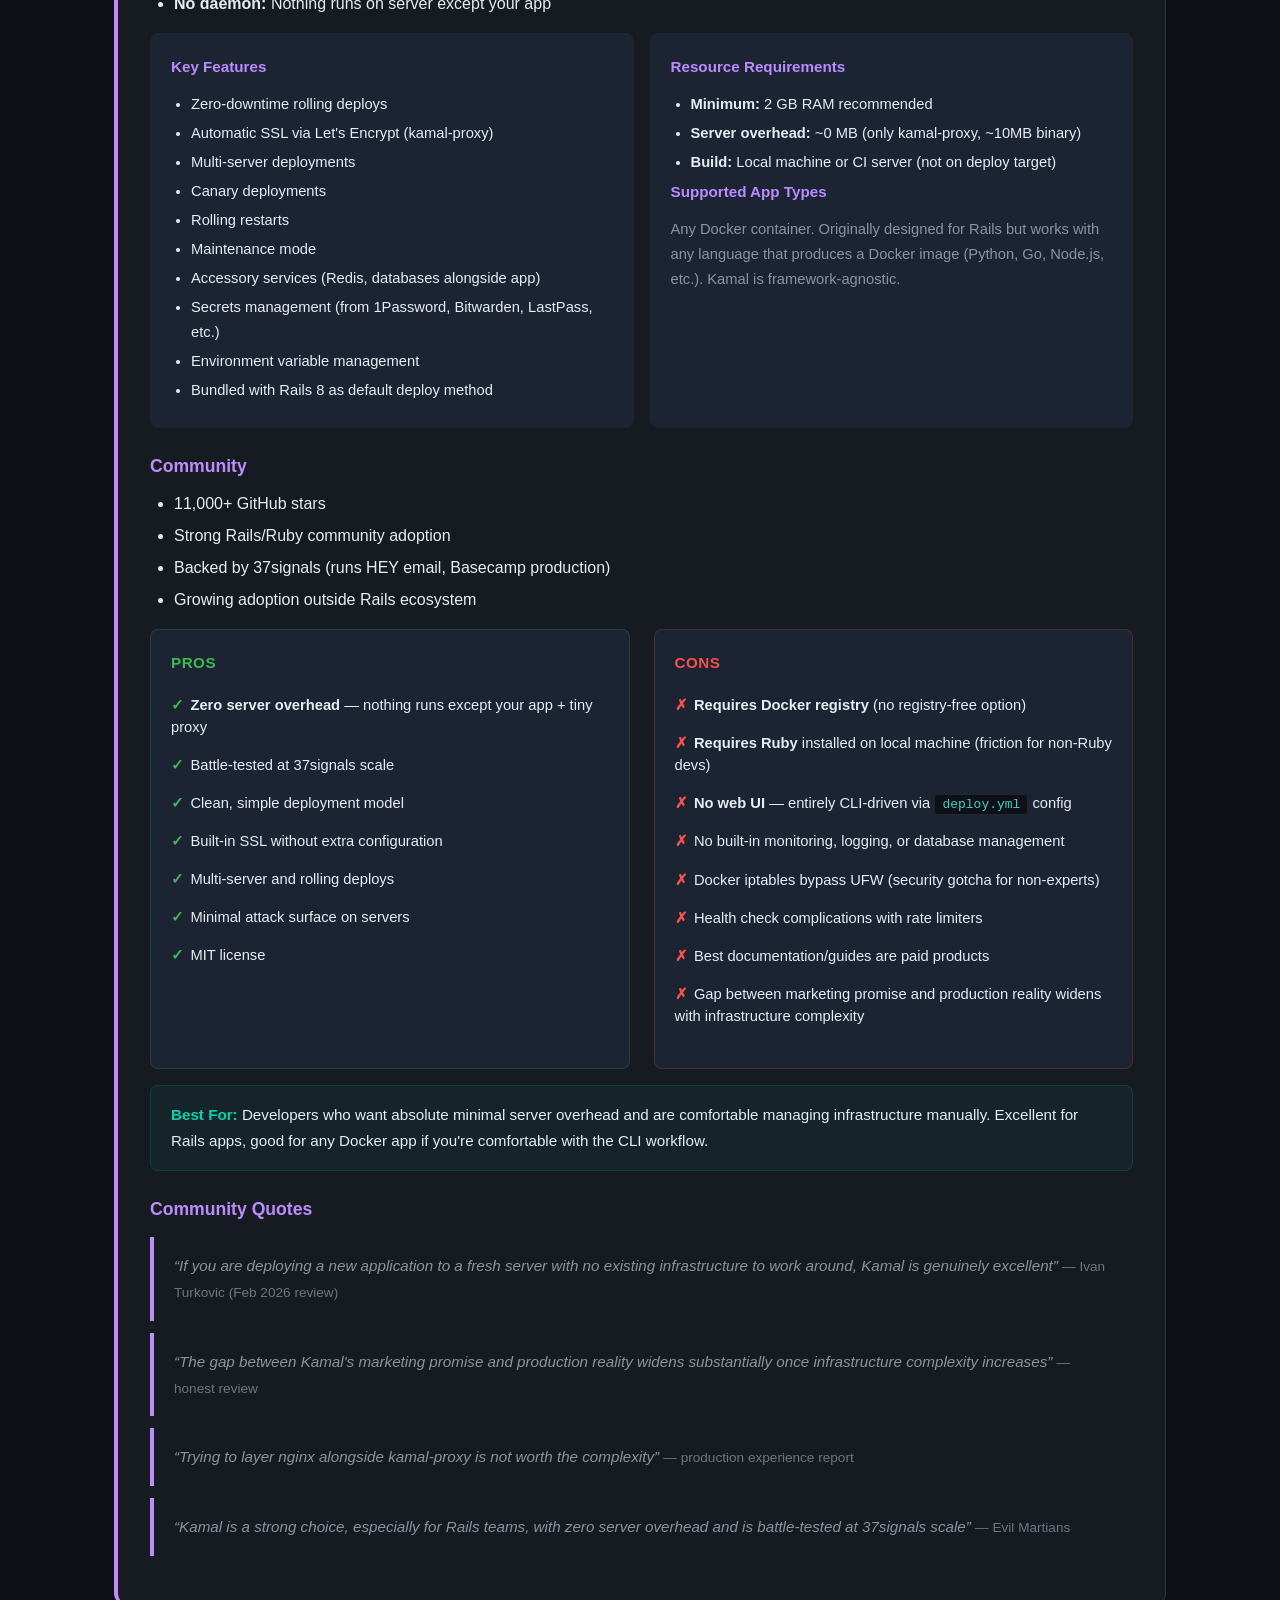
<file: docs/self-hosted-paas-research-2026-02-25.html>
<!DOCTYPE html>
<html lang="en">
<head>
<meta charset="UTF-8">
<meta name="viewport" content="width=device-width, initial-scale=1.0">
<title>Self-Hosted PaaS Research: Definitive Guide — cronova.dev</title>
<style>
  :root {
    --bg: #0d1117;
    --bg-card: #161b22;
    --bg-card-alt: #1c2333;
    --bg-code: #0d1117;
    --border: #30363d;
    --border-subtle: #21262d;
    --text: #e6edf3;
    --text-muted: #8b949e;
    --text-dim: #6e7681;
    --accent-cyan: #00d4aa;
    --accent-teal: #39d2c0;
    --accent-blue: #58a6ff;
    --accent-purple: #bc8cff;
    --accent-orange: #d29922;
    --accent-red: #f85149;
    --accent-green: #3fb950;
    --accent-pink: #f778ba;
    --accent-warm: #da7756;
    --tier1: #58a6ff;
    --tier2: #bc8cff;
    --tier3: #d29922;
    --tier-oos: #8b949e;
    --pro-color: #3fb950;
    --con-color: #f85149;
    --gradient-hero: linear-gradient(135deg, #0d1117 0%, #0f1923 30%, #111d2b 60%, #0d1117 100%);
  }

  * { margin: 0; padding: 0; box-sizing: border-box; }

  body {
    font-family: -apple-system, BlinkMacSystemFont, 'Segoe UI', Helvetica, Arial, sans-serif;
    background: var(--bg);
    color: var(--text);
    line-height: 1.7;
    min-height: 100vh;
  }

  /* ── Hero ── */
  .hero {
    background: var(--gradient-hero);
    border-bottom: 1px solid var(--border);
    padding: 5rem 2rem 4rem;
    text-align: center;
    position: relative;
    overflow: hidden;
  }
  .hero::before {
    content: '';
    position: absolute;
    top: 0; left: 0; right: 0; bottom: 0;
    background:
      radial-gradient(ellipse 600px 300px at 30% 50%, rgba(0, 212, 170, 0.07), transparent),
      radial-gradient(ellipse 500px 250px at 70% 40%, rgba(88, 166, 255, 0.06), transparent),
      radial-gradient(ellipse 400px 200px at 50% 80%, rgba(188, 140, 255, 0.05), transparent);
    pointer-events: none;
  }
  .hero h1 {
    font-size: 2.6rem;
    font-weight: 800;
    letter-spacing: -0.5px;
    background: linear-gradient(135deg, var(--accent-cyan), var(--accent-blue), var(--accent-purple));
    -webkit-background-clip: text;
    -webkit-text-fill-color: transparent;
    background-clip: text;
    margin-bottom: 0.5rem;
    position: relative;
  }
  .hero .subtitle {
    color: var(--text-muted);
    font-size: 1.15rem;
    margin-bottom: 0.5rem;
    position: relative;
  }
  .hero .tagline {
    color: var(--text-dim);
    font-size: 0.95rem;
    max-width: 650px;
    margin: 0.75rem auto 0;
    font-style: italic;
    position: relative;
  }
  .hero .accent-bar {
    display: flex;
    justify-content: center;
    gap: 0;
    margin-top: 2rem;
    height: 3px;
    max-width: 200px;
    margin-left: auto;
    margin-right: auto;
    border-radius: 3px;
    overflow: hidden;
  }
  .accent-bar .seg1 { background: var(--accent-cyan); flex: 1; }
  .accent-bar .seg2 { background: var(--accent-blue); flex: 1; }
  .accent-bar .seg3 { background: var(--accent-purple); flex: 1; }

  /* ── Container ── */
  .container {
    max-width: 1100px;
    margin: 0 auto;
    padding: 2rem 1.5rem 4rem;
  }

  /* ── TOC ── */
  .toc {
    background: var(--bg-card);
    border: 1px solid var(--border);
    border-radius: 12px;
    padding: 1.75rem 2rem;
    margin-bottom: 2.5rem;
  }
  .toc h2 {
    font-size: 1.2rem;
    color: var(--accent-cyan);
    margin-bottom: 1rem;
    font-weight: 700;
    letter-spacing: 0.5px;
    text-transform: uppercase;
  }
  .toc ol {
    list-style: none;
    counter-reset: toc-counter;
    columns: 2;
    column-gap: 2rem;
  }
  .toc ol li {
    counter-increment: toc-counter;
    margin-bottom: 0.4rem;
    break-inside: avoid;
  }
  .toc ol li::before {
    content: counter(toc-counter) ".";
    color: var(--accent-teal);
    font-weight: 600;
    margin-right: 0.5rem;
    font-size: 0.9rem;
  }
  .toc a {
    color: var(--text-muted);
    text-decoration: none;
    font-size: 0.95rem;
    transition: color 0.2s;
  }
  .toc a:hover {
    color: var(--accent-cyan);
  }
  .toc .sub-items {
    list-style: none;
    padding-left: 1.5rem;
    margin-top: 0.2rem;
  }
  .toc .sub-items li {
    counter-increment: none;
    margin-bottom: 0.25rem;
  }
  .toc .sub-items li::before {
    content: "- ";
    color: var(--text-dim);
  }

  /* ── Section Headers ── */
  h2 {
    font-size: 1.8rem;
    font-weight: 700;
    color: var(--accent-cyan);
    margin: 3rem 0 1rem;
    padding-bottom: 0.6rem;
    border-bottom: 2px solid var(--border);
  }
  h3 {
    font-size: 1.4rem;
    font-weight: 700;
    color: var(--accent-blue);
    margin: 2rem 0 0.75rem;
  }
  h4 {
    font-size: 1.1rem;
    font-weight: 600;
    color: var(--accent-purple);
    margin: 1.5rem 0 0.5rem;
  }

  /* ── Horizontal Rule ── */
  hr {
    border: none;
    border-top: 1px solid var(--border);
    margin: 2.5rem 0;
  }

  /* ── Paragraphs ── */
  p {
    margin-bottom: 1rem;
    color: var(--text);
  }

  strong {
    color: var(--text);
    font-weight: 600;
  }

  /* ── Links ── */
  a {
    color: var(--accent-blue);
    text-decoration: none;
    transition: color 0.2s, border-bottom 0.2s;
    border-bottom: 1px solid transparent;
  }
  a:hover {
    color: var(--accent-cyan);
    border-bottom-color: var(--accent-cyan);
  }

  /* ── Platform Cards ── */
  .platform-card {
    background: var(--bg-card);
    border: 1px solid var(--border);
    border-radius: 12px;
    padding: 2rem;
    margin: 2rem 0;
    position: relative;
    transition: border-color 0.3s;
  }
  .platform-card:hover {
    border-color: var(--border-subtle);
  }
  .platform-card.tier-1 { border-left: 4px solid var(--tier1); }
  .platform-card.tier-2 { border-left: 4px solid var(--tier2); }
  .platform-card.tier-3 { border-left: 4px solid var(--tier3); }
  .platform-card.tier-oos { border-left: 4px solid var(--tier-oos); }

  .platform-card .card-header {
    display: flex;
    align-items: center;
    gap: 1rem;
    margin-bottom: 0.5rem;
    flex-wrap: wrap;
  }
  .platform-card .card-header h3 {
    margin: 0;
    font-size: 1.5rem;
  }

  .platform-card .one-liner {
    color: var(--text-muted);
    font-style: italic;
    font-size: 1rem;
    margin-bottom: 1rem;
  }

  .platform-card .meta-grid {
    display: grid;
    grid-template-columns: repeat(auto-fit, minmax(200px, 1fr));
    gap: 0.5rem 1.5rem;
    margin-bottom: 1.25rem;
    font-size: 0.9rem;
  }
  .platform-card .meta-grid .meta-item {
    color: var(--text-muted);
  }
  .platform-card .meta-grid .meta-item strong {
    color: var(--text);
  }

  /* ── Tier Badges ── */
  .tier-badge {
    display: inline-block;
    font-size: 0.7rem;
    font-weight: 700;
    text-transform: uppercase;
    letter-spacing: 1px;
    padding: 0.2rem 0.65rem;
    border-radius: 20px;
    vertical-align: middle;
  }
  .tier-badge.t1 {
    background: rgba(88, 166, 255, 0.15);
    color: var(--tier1);
    border: 1px solid rgba(88, 166, 255, 0.3);
  }
  .tier-badge.t2 {
    background: rgba(188, 140, 255, 0.15);
    color: var(--tier2);
    border: 1px solid rgba(188, 140, 255, 0.3);
  }
  .tier-badge.t3 {
    background: rgba(210, 153, 34, 0.15);
    color: var(--tier3);
    border: 1px solid rgba(210, 153, 34, 0.3);
  }
  .tier-badge.oos {
    background: rgba(139, 148, 158, 0.15);
    color: var(--tier-oos);
    border: 1px solid rgba(139, 148, 158, 0.3);
  }

  /* ── Tables ── */
  .table-wrapper {
    overflow-x: auto;
    margin: 1.5rem 0;
    border-radius: 10px;
    border: 1px solid var(--border);
  }
  table {
    width: 100%;
    border-collapse: collapse;
    font-size: 0.9rem;
  }
  thead th {
    background: var(--bg-card-alt);
    color: var(--accent-cyan);
    font-weight: 700;
    text-align: left;
    padding: 0.85rem 1rem;
    border-bottom: 2px solid var(--border);
    white-space: nowrap;
    font-size: 0.85rem;
    text-transform: uppercase;
    letter-spacing: 0.5px;
  }
  tbody td {
    padding: 0.75rem 1rem;
    border-bottom: 1px solid var(--border-subtle);
    color: var(--text);
    vertical-align: top;
  }
  tbody tr:nth-child(even) {
    background: rgba(22, 27, 34, 0.5);
  }
  tbody tr:nth-child(odd) {
    background: rgba(13, 17, 23, 0.5);
  }
  tbody tr:hover {
    background: rgba(57, 210, 192, 0.04);
  }
  tbody tr:last-child td {
    border-bottom: none;
  }

  /* Master table specific styling */
  .master-table {
    border: 2px solid var(--accent-cyan);
    box-shadow: 0 0 30px rgba(0, 212, 170, 0.05);
  }
  .master-table thead th {
    background: linear-gradient(180deg, #1a2332, #161b22);
    color: var(--accent-cyan);
    font-size: 0.8rem;
    padding: 1rem;
  }
  .master-table tbody td {
    padding: 0.85rem 1rem;
  }
  .master-table tbody td:first-child {
    font-weight: 600;
    color: var(--accent-blue);
    white-space: nowrap;
  }

  /* ── Pros / Cons ── */
  .pros-cons {
    display: grid;
    grid-template-columns: 1fr 1fr;
    gap: 1.5rem;
    margin: 1rem 0;
  }
  .pros-list, .cons-list {
    background: var(--bg-card-alt);
    border-radius: 8px;
    padding: 1.25rem;
  }
  .pros-list {
    border: 1px solid rgba(63, 185, 80, 0.2);
  }
  .cons-list {
    border: 1px solid rgba(248, 81, 73, 0.2);
  }
  .pros-list h4, .cons-list h4 {
    margin: 0 0 0.75rem 0;
    font-size: 0.95rem;
    font-weight: 700;
    text-transform: uppercase;
    letter-spacing: 0.5px;
  }
  .pros-list h4 { color: var(--pro-color); }
  .cons-list h4 { color: var(--con-color); }
  .pros-list ul, .cons-list ul {
    list-style: none;
    padding: 0;
  }
  .pros-list li, .cons-list li {
    padding: 0.35rem 0;
    font-size: 0.92rem;
    line-height: 1.5;
    color: var(--text);
  }
  .pros-list li::before {
    content: "\2713 ";
    color: var(--pro-color);
    font-weight: 700;
    margin-right: 0.4rem;
  }
  .cons-list li::before {
    content: "\2717 ";
    color: var(--con-color);
    font-weight: 700;
    margin-right: 0.4rem;
  }

  /* ── Blockquotes (community quotes) ── */
  blockquote {
    background: var(--bg-card);
    border-left: 4px solid var(--accent-purple);
    border-radius: 0 8px 8px 0;
    padding: 1rem 1.25rem;
    margin: 1rem 0;
    font-style: italic;
    color: var(--text-muted);
    font-size: 0.95rem;
  }
  blockquote strong {
    color: var(--text);
  }

  .community-quotes {
    margin: 1rem 0;
  }
  .community-quotes blockquote {
    margin: 0.75rem 0;
  }
  .quote-source {
    color: var(--text-dim);
    font-style: normal;
    font-size: 0.85rem;
  }

  /* ── Code ── */
  code {
    background: var(--bg-code);
    color: var(--accent-teal);
    padding: 0.15rem 0.45rem;
    border-radius: 4px;
    font-family: 'SF Mono', 'Fira Code', 'Cascadia Code', monospace;
    font-size: 0.88em;
    border: 1px solid var(--border-subtle);
  }

  /* ── Lists ── */
  ul, ol {
    padding-left: 1.5rem;
    margin-bottom: 1rem;
  }
  li {
    margin-bottom: 0.3rem;
    color: var(--text);
  }

  /* ── Context Callout ── */
  .callout {
    background: var(--bg-card);
    border: 1px solid var(--border);
    border-left: 4px solid var(--accent-cyan);
    border-radius: 0 8px 8px 0;
    padding: 1.25rem 1.5rem;
    margin: 1.5rem 0;
    font-size: 0.95rem;
  }
  .callout strong {
    color: var(--accent-cyan);
  }

  /* ── Recommendation Card ── */
  .recommendation {
    background: linear-gradient(135deg, rgba(0, 212, 170, 0.05), rgba(88, 166, 255, 0.03));
    border: 1px solid rgba(0, 212, 170, 0.25);
    border-radius: 12px;
    padding: 2rem;
    margin: 2rem 0;
  }
  .recommendation h3 {
    color: var(--accent-cyan);
    margin-top: 0;
  }
  .recommendation.runner-up {
    background: linear-gradient(135deg, rgba(188, 140, 255, 0.05), rgba(88, 166, 255, 0.03));
    border-color: rgba(188, 140, 255, 0.25);
  }
  .recommendation.runner-up h3 {
    color: var(--accent-purple);
  }
  .recommendation.honorable {
    background: linear-gradient(135deg, rgba(210, 153, 34, 0.05), rgba(218, 119, 86, 0.03));
    border-color: rgba(210, 153, 34, 0.25);
  }
  .recommendation.honorable h3 {
    color: var(--accent-orange);
  }
  .recommendation.watching {
    background: linear-gradient(135deg, rgba(88, 166, 255, 0.04), rgba(139, 148, 158, 0.03));
    border-color: rgba(88, 166, 255, 0.2);
  }

  /* ── Decision Framework ── */
  .decision-card {
    background: var(--bg-card);
    border: 1px solid var(--border);
    border-radius: 10px;
    padding: 1.25rem 1.5rem;
    margin: 1rem 0;
    transition: border-color 0.2s;
  }
  .decision-card:hover {
    border-color: var(--accent-teal);
  }
  .decision-card h4 {
    color: var(--accent-teal);
    margin: 0 0 0.5rem;
    font-size: 1rem;
  }
  .decision-card p {
    margin: 0;
    color: var(--text-muted);
    font-size: 0.95rem;
  }
  .decision-card p strong {
    color: var(--accent-blue);
  }

  /* ── Feature List (key features, resource reqs) ── */
  .feature-grid {
    display: grid;
    grid-template-columns: 1fr 1fr;
    gap: 1rem;
    margin: 1rem 0;
  }
  .feature-box {
    background: var(--bg-card-alt);
    border: 1px solid var(--border-subtle);
    border-radius: 8px;
    padding: 1.25rem;
  }
  .feature-box h4 {
    margin: 0 0 0.75rem;
    font-size: 0.95rem;
  }
  .feature-box ul {
    padding-left: 1.25rem;
    margin: 0;
  }
  .feature-box li {
    font-size: 0.92rem;
    margin-bottom: 0.25rem;
  }

  /* ── Resource Req Inline ── */
  .resource-stats {
    display: flex;
    gap: 1rem;
    flex-wrap: wrap;
    margin: 1rem 0;
  }
  .resource-stat {
    background: var(--bg-card-alt);
    border: 1px solid var(--border-subtle);
    border-radius: 8px;
    padding: 0.6rem 1rem;
    font-size: 0.88rem;
    color: var(--text-muted);
  }
  .resource-stat strong {
    color: var(--accent-teal);
  }

  /* ── Source Lists ── */
  .sources-section h3 {
    color: var(--accent-blue);
    font-size: 1.15rem;
    margin: 1.5rem 0 0.75rem;
  }
  .sources-section ul {
    list-style: none;
    padding: 0;
  }
  .sources-section li {
    padding: 0.4rem 0;
    font-size: 0.92rem;
    border-bottom: 1px solid var(--border-subtle);
  }
  .sources-section li:last-child {
    border-bottom: none;
  }
  .sources-section a {
    color: var(--accent-blue);
  }

  /* ── Note/Footnote ── */
  .footnote {
    color: var(--text-dim);
    font-size: 0.85rem;
    font-style: italic;
    margin-top: 0.5rem;
  }

  /* ── Best For Banner ── */
  .best-for {
    background: rgba(0, 212, 170, 0.05);
    border: 1px solid rgba(0, 212, 170, 0.15);
    border-radius: 8px;
    padding: 1rem 1.25rem;
    margin: 1rem 0;
    font-size: 0.95rem;
    color: var(--text);
  }
  .best-for strong {
    color: var(--accent-cyan);
  }

  /* ── Footer ── */
  .footer {
    text-align: center;
    padding: 2rem;
    border-top: 1px solid var(--border);
    color: var(--text-dim);
    font-size: 0.85rem;
    margin-top: 3rem;
  }

  /* ── Responsive ── */
  @media (max-width: 768px) {
    .hero { padding: 3rem 1.5rem 2.5rem; }
    .hero h1 { font-size: 1.8rem; }
    .container { padding: 1.5rem 1rem; }
    .toc ol { columns: 1; }
    .pros-cons { grid-template-columns: 1fr; }
    .feature-grid { grid-template-columns: 1fr; }
    .platform-card { padding: 1.5rem; }
    h2 { font-size: 1.5rem; }
    h3 { font-size: 1.2rem; }
    .resource-stats { flex-direction: column; }
  }

  /* ── Print ── */
  @media print {
    :root {
      --bg: #ffffff;
      --bg-card: #f6f8fa;
      --bg-card-alt: #f0f2f5;
      --bg-code: #f6f8fa;
      --border: #d0d7de;
      --border-subtle: #e1e4e8;
      --text: #1f2328;
      --text-muted: #57606a;
      --text-dim: #6e7781;
      --accent-cyan: #0969da;
      --accent-teal: #0969da;
      --accent-blue: #0550ae;
      --accent-purple: #6639ba;
      --accent-orange: #9a6700;
      --accent-red: #cf222e;
      --accent-green: #1a7f37;
      --tier1: #0550ae;
      --tier2: #6639ba;
      --tier3: #9a6700;
      --tier-oos: #57606a;
      --pro-color: #1a7f37;
      --con-color: #cf222e;
    }
    body { font-size: 11pt; line-height: 1.5; }
    .hero {
      background: none;
      border-bottom: 2px solid #d0d7de;
      padding: 2rem 0;
    }
    .hero::before { display: none; }
    .hero h1 {
      -webkit-text-fill-color: #0550ae;
      background: none;
      font-size: 2rem;
    }
    .accent-bar { display: none; }
    .platform-card { break-inside: avoid; page-break-inside: avoid; }
    .table-wrapper { overflow: visible; }
    a { color: #0550ae; border-bottom: none; }
    a::after { content: " (" attr(href) ")"; font-size: 0.8em; color: #57606a; }
    a[href^="#"]::after { content: ""; }
    .toc { break-inside: avoid; }
    .master-table { border-color: #0969da; box-shadow: none; }
  }
</style>
</head>
<body>

<!-- ═══════════════════════════════ HERO ═══════════════════════════════ -->
<div class="hero">
  <h1>Self-Hosted PaaS Research</h1>
  <div class="subtitle">Definitive Guide &mdash; February 2026</div>
  <div class="tagline">Comparing 13 platforms for deploying web apps on a homelab Docker VM with 9GB RAM and 2 cores on Proxmox.</div>
  <div class="accent-bar">
    <div class="seg1"></div>
    <div class="seg2"></div>
    <div class="seg3"></div>
  </div>
</div>

<div class="container">

<!-- ═══════════════════════════════ TOC ═══════════════════════════════ -->
<nav class="toc">
  <h2>Table of Contents</h2>
  <ol>
    <li><a href="#executive-summary">Executive Summary</a></li>
    <li><a href="#tier-classification">Tier Classification</a></li>
    <li><a href="#master-comparison-table">Master Comparison Table</a></li>
    <li><a href="#tier-1-full-paas-platforms">Tier 1: Full PaaS Platforms</a>
      <ul class="sub-items">
        <li><a href="#coolify">Coolify</a></li>
        <li><a href="#dokploy">Dokploy</a></li>
        <li><a href="#caprover">CapRover</a></li>
        <li><a href="#dokku">Dokku</a></li>
        <li><a href="#easypanel">Easypanel</a></li>
        <li><a href="#cloudron">Cloudron</a></li>
      </ul>
    </li>
    <li><a href="#tier-2-deploy-tools">Tier 2: Deploy Tools</a>
      <ul class="sub-items">
        <li><a href="#kamal">Kamal</a></li>
        <li><a href="#komodo">Komodo</a></li>
        <li><a href="#haloy">Haloy</a></li>
      </ul>
    </li>
    <li><a href="#tier-3-docker-management">Tier 3: Docker Management</a>
      <ul class="sub-items">
        <li><a href="#portainer">Portainer</a></li>
        <li><a href="#dockge">Dockge</a></li>
      </ul>
    </li>
    <li><a href="#out-of-scope">Out of Scope</a>
      <ul class="sub-items">
        <li><a href="#sealos">Sealos</a></li>
        <li><a href="#pockethost">PocketHost</a></li>
      </ul>
    </li>
    <li><a href="#resource-footprint-analysis">Resource Footprint Analysis</a></li>
    <li><a href="#decision-framework">Decision Framework for Your Homelab</a></li>
    <li><a href="#final-recommendation">Final Recommendation</a></li>
    <li><a href="#sources">Sources</a></li>
  </ol>
</nav>

<!-- ═══════════════════════════════ EXECUTIVE SUMMARY ═══════════════════════════════ -->
<h2 id="executive-summary">Executive Summary</h2>

<p>The self-hosted PaaS landscape in 2026 is mature and competitive. <strong>Coolify</strong> has emerged as the community favorite with 51k+ GitHub stars and the most feature-rich offering, though it carries notable security baggage (11 CVEs disclosed in January 2026). <strong>Dokploy</strong> is the fast-rising challenger with a cleaner UI and Docker Swarm native support. <strong>Dokku</strong> remains the lightweight veteran for CLI-first developers. <strong>Kamal</strong> (from 37signals) is the minimalist's dream but requires more manual infrastructure management.</p>

<p>For a homelab with 9GB RAM already running multiple services (Frigate, Home Assistant, Pi-hole, Caddy, Vaultwarden, Mosquitto), the key constraint is <strong>available RAM after existing services</strong>. A full PaaS like Coolify or Dokploy will consume 250&ndash;400MB at idle before deploying any apps. Dokku uses only ~95MB. The choice depends on whether you value a web UI or prefer CLI workflows.</p>

<hr>

<!-- ═══════════════════════════════ TIER CLASSIFICATION ═══════════════════════════════ -->
<h2 id="tier-classification">Tier Classification</h2>

<h3>Tier 1: Full PaaS (Heroku-like) <span class="tier-badge t1">Tier 1</span></h3>
<p>Git-push deploy, managed databases, web UI, SSL automation, monitoring, one-click app templates.</p>

<div class="table-wrapper">
<table>
  <thead>
    <tr><th>Platform</th><th>Maturity</th><th>Stars</th></tr>
  </thead>
  <tbody>
    <tr><td>Coolify</td><td>High</td><td>51k</td></tr>
    <tr><td>Dokploy</td><td>Medium</td><td>28k</td></tr>
    <tr><td>CapRover</td><td>High</td><td>14k</td></tr>
    <tr><td>Dokku</td><td>Very High</td><td>32k</td></tr>
    <tr><td>Easypanel</td><td>Medium</td><td>N/A (proprietary core)</td></tr>
    <tr><td>Cloudron</td><td>High</td><td>N/A (proprietary, paid)</td></tr>
  </tbody>
</table>
</div>

<h3>Tier 2: Deploy Tools <span class="tier-badge t2">Tier 2</span></h3>
<p>Focused on getting containers to servers. No built-in DB management, minimal UI.</p>

<div class="table-wrapper">
<table>
  <thead>
    <tr><th>Platform</th><th>Maturity</th><th>Stars</th></tr>
  </thead>
  <tbody>
    <tr><td>Kamal</td><td>High</td><td>11k+</td></tr>
    <tr><td>Komodo</td><td>Medium</td><td>10k</td></tr>
    <tr><td>Haloy</td><td>Low</td><td>New</td></tr>
  </tbody>
</table>
</div>

<h3>Tier 3: Docker Management <span class="tier-badge t3">Tier 3</span></h3>
<p>GUI for managing existing Docker containers. Not a deploy pipeline.</p>

<div class="table-wrapper">
<table>
  <thead>
    <tr><th>Platform</th><th>Maturity</th><th>Stars</th></tr>
  </thead>
  <tbody>
    <tr><td>Portainer</td><td>Very High</td><td>32k+</td></tr>
    <tr><td>Dockge</td><td>Medium</td><td>22k</td></tr>
  </tbody>
</table>
</div>

<hr>

<!-- ═══════════════════════════════ MASTER COMPARISON TABLE ═══════════════════════════════ -->
<h2 id="master-comparison-table">Master Comparison Table</h2>

<div class="table-wrapper master-table">
<table>
  <thead>
    <tr>
      <th>Platform</th>
      <th>Type</th>
      <th>Min RAM</th>
      <th>Idle RAM</th>
      <th>Git Deploy</th>
      <th>Auto SSL</th>
      <th>DB Mgmt</th>
      <th>Web UI</th>
      <th>GitHub Stars</th>
      <th>Best For</th>
    </tr>
  </thead>
  <tbody>
    <tr>
      <td><strong>Coolify</strong></td>
      <td>Full PaaS</td>
      <td>2 GB</td>
      <td>~380 MB</td>
      <td>Yes</td>
      <td>Yes</td>
      <td>Yes</td>
      <td>Yes</td>
      <td>51k</td>
      <td>Feature-hungry teams</td>
    </tr>
    <tr>
      <td><strong>Dokploy</strong></td>
      <td>Full PaaS</td>
      <td>2 GB (4 rec.)</td>
      <td>~300 MB</td>
      <td>Yes</td>
      <td>Yes</td>
      <td>Yes</td>
      <td>Yes</td>
      <td>28k</td>
      <td>Clean UI + Docker Swarm</td>
    </tr>
    <tr>
      <td><strong>CapRover</strong></td>
      <td>Full PaaS</td>
      <td>1 GB</td>
      <td>~210 MB</td>
      <td>Yes</td>
      <td>Yes</td>
      <td>Basic</td>
      <td>Yes</td>
      <td>14k</td>
      <td>Simple + lightweight PaaS</td>
    </tr>
    <tr>
      <td><strong>Dokku</strong></td>
      <td>Full PaaS</td>
      <td>1 GB</td>
      <td>~95 MB</td>
      <td>Yes</td>
      <td>Yes</td>
      <td>Via plugins</td>
      <td>CLI only</td>
      <td>32k</td>
      <td>CLI-first minimalists</td>
    </tr>
    <tr>
      <td><strong>Easypanel</strong></td>
      <td>Full PaaS</td>
      <td>1 GB est.</td>
      <td>Unknown</td>
      <td>Yes</td>
      <td>Yes</td>
      <td>Yes</td>
      <td>Yes</td>
      <td>Proprietary</td>
      <td>Non-technical users</td>
    </tr>
    <tr>
      <td><strong>Cloudron</strong></td>
      <td>Full PaaS</td>
      <td>2 GB</td>
      <td>~500 MB</td>
      <td>No (app store)</td>
      <td>Yes</td>
      <td>Yes</td>
      <td>Yes</td>
      <td>Proprietary</td>
      <td>Managed app hosting</td>
    </tr>
    <tr>
      <td><strong>Kamal</strong></td>
      <td>Deploy tool</td>
      <td>2 GB</td>
      <td>~0 MB*</td>
      <td>Via CI/CD</td>
      <td>Yes</td>
      <td>No</td>
      <td>No</td>
      <td>11k+</td>
      <td>Rails/Docker minimalists</td>
    </tr>
    <tr>
      <td><strong>Komodo</strong></td>
      <td>Deploy tool</td>
      <td>1 GB est.</td>
      <td>Low (Rust)</td>
      <td>Webhook</td>
      <td>No**</td>
      <td>No</td>
      <td>Yes</td>
      <td>10k</td>
      <td>Multi-server orchestration</td>
    </tr>
    <tr>
      <td><strong>Haloy</strong></td>
      <td>Deploy tool</td>
      <td>512 MB est.</td>
      <td>Low (Go)</td>
      <td>No (CLI push)</td>
      <td>Yes</td>
      <td>No</td>
      <td>No</td>
      <td>New</td>
      <td>Indie devs, CLI-first</td>
    </tr>
    <tr>
      <td><strong>Portainer</strong></td>
      <td>Docker mgmt</td>
      <td>512 MB</td>
      <td>~100 MB</td>
      <td>Webhooks</td>
      <td>No</td>
      <td>No</td>
      <td>Yes</td>
      <td>32k+</td>
      <td>Docker beginners</td>
    </tr>
    <tr>
      <td><strong>Dockge</strong></td>
      <td>Docker mgmt</td>
      <td>256 MB</td>
      <td>~50 MB</td>
      <td>No</td>
      <td>No</td>
      <td>No</td>
      <td>Yes</td>
      <td>22k</td>
      <td>Compose file management</td>
    </tr>
  </tbody>
</table>
</div>

<p class="footnote">* Kamal runs nothing on server except your app + kamal-proxy (~10MB)<br>
** Komodo requires external reverse proxy for HTTPS</p>

<hr>

<!-- ═══════════════════════════════ TIER 1 ═══════════════════════════════ -->
<h2 id="tier-1-full-paas-platforms">Tier 1: Full PaaS Platforms <span class="tier-badge t1">Tier 1</span></h2>

<!-- ──────────── COOLIFY ──────────── -->
<div class="platform-card tier-1" id="coolify">
  <div class="card-header">
    <h3>1. Coolify</h3>
    <span class="tier-badge t1">Tier 1</span>
  </div>
  <p class="one-liner">The most feature-rich self-hosted PaaS alternative to Vercel/Heroku/Netlify, with 280+ one-click services.</p>

  <div class="meta-grid">
    <div class="meta-item"><strong>Website:</strong> <a href="https://coolify.io">coolify.io</a></div>
    <div class="meta-item"><strong>GitHub:</strong> <a href="https://github.com/coollabsio/coolify">coollabsio/coolify</a> &mdash; 51k stars</div>
    <div class="meta-item"><strong>License:</strong> Apache 2.0 (fully open source)</div>
    <div class="meta-item"><strong>Latest:</strong> v4.0.0-beta.463 (Feb 2026)</div>
  </div>

  <h4>Architecture</h4>
  <ul>
    <li><strong>Backend:</strong> PHP (Laravel), Traefik reverse proxy</li>
    <li><strong>Database:</strong> PostgreSQL (internal)</li>
    <li><strong>Multi-server:</strong> Docker Swarm-based, SSH connections to remote servers</li>
    <li><strong>Build:</strong> Nixpacks, Dockerfiles, Docker Compose, Buildpacks</li>
  </ul>

  <div class="feature-grid">
    <div class="feature-box">
      <h4>Key Features</h4>
      <ul>
        <li>Git push deploy from GitHub, GitLab, Bitbucket, Gitea</li>
        <li>280+ one-click service templates (Supabase, Plausible, n8n, etc.)</li>
        <li>Full Docker Compose stack support (unique among PaaS tools)</li>
        <li>Managed databases with automated S3 backups</li>
        <li>Preview deployments for pull requests (GitHub App integration)</li>
        <li>Integrated Grafana monitoring</li>
        <li>Multi-server management from single panel</li>
        <li>Let's Encrypt automatic SSL</li>
        <li>Webhook and API support</li>
      </ul>
    </div>
    <div class="feature-box">
      <h4>Resource Requirements</h4>
      <ul>
        <li><strong>Minimum:</strong> 2 vCPU, 2 GB RAM, 30 GB disk</li>
        <li><strong>Recommended:</strong> 4 vCPU, 4 GB RAM, 40 GB+ disk</li>
        <li><strong>Idle RAM:</strong> ~380 MB</li>
        <li><strong>Disk footprint:</strong> ~1.2 GB</li>
      </ul>
      <h4>Supported App Types</h4>
      <p style="font-size:0.92rem; color: var(--text-muted);">Static sites, Node.js, Python, Go, Rust, PHP, Ruby, Java &mdash; anything with a Dockerfile or buildpack. Full Docker Compose stacks.</p>
    </div>
  </div>

  <h4>Community</h4>
  <ul>
    <li>51,000+ GitHub stars (largest in category)</li>
    <li>Very active development (multiple releases per week)</li>
    <li>Large Discord community</li>
    <li>Extensive video guides and LLM-optimized documentation</li>
  </ul>

  <div class="pros-cons">
    <div class="pros-list">
      <h4>Pros</h4>
      <ul>
        <li>Most feature-rich option by far</li>
        <li>Docker Compose support is a killer feature (deploy multi-container stacks)</li>
        <li>Beautiful, modern web UI</li>
        <li>Massive one-click app library</li>
        <li>Active development with rapid iteration</li>
        <li>Apache 2.0 license &mdash; truly open source</li>
        <li>Preview deployments for PRs (Vercel-like workflow)</li>
      </ul>
    </div>
    <div class="cons-list">
      <h4>Cons</h4>
      <ul>
        <li><strong>SECURITY:</strong> 11 critical CVEs (CVSS up to 10.0) disclosed January 2026, exposing 52,000+ instances to RCE and auth bypass. Patched quickly but reveals code quality concerns.</li>
        <li>Highest resource consumption among PaaS options (~380 MB idle)</li>
        <li>Web UI can feel clunky for complex setups</li>
        <li>Docker Swarm scaling limitations (no Kubernetes migration path)</li>
        <li>Database restores require manual SSH commands</li>
        <li>Multi-server load balancing needs manual configuration</li>
        <li>Frequent beta releases can introduce regressions (Docker layer caching bug in v432)</li>
        <li>Still technically in "beta" (v4.0.0-beta.xxx)</li>
      </ul>
    </div>
  </div>

  <div class="best-for">
    <strong>Best For:</strong> Teams or solo developers who want a Vercel/Heroku-like experience with maximum features and don't mind the resource overhead. Ideal if you want to deploy full-stack apps, manage databases, and run one-click services all from one panel.
  </div>

  <div class="community-quotes">
    <h4>Community Quotes</h4>
    <blockquote>&ldquo;Coolify is basically a self-hosted Vercel/Netlify/Heroku that actually works&rdquo; <span class="quote-source">&mdash; r/selfhosted</span></blockquote>
    <blockquote>&ldquo;Docker Compose support is a game-changer &mdash; unlike CapRover and Dokku, Coolify can deploy entire Docker Compose stacks&rdquo; <span class="quote-source">&mdash; selfhostable.dev</span></blockquote>
    <blockquote>&ldquo;For most people in 2026, Coolify is the best choice. It's the most feature-rich, actively developed, and beginner-friendly&rdquo; <span class="quote-source">&mdash; community consensus</span></blockquote>
    <blockquote>&ldquo;Coolify can be a good thing if you really want too much functionality &mdash; it has some bugs still&rdquo; <span class="quote-source">&mdash; Reddit user</span></blockquote>
  </div>
</div>

<!-- ──────────── DOKPLOY ──────────── -->
<div class="platform-card tier-1" id="dokploy">
  <div class="card-header">
    <h3>2. Dokploy</h3>
    <span class="tier-badge t1">Tier 1</span>
  </div>
  <p class="one-liner">A cleaner, Docker-native PaaS alternative to Coolify with built-in Docker Swarm support and Traefik integration.</p>

  <div class="meta-grid">
    <div class="meta-item"><strong>Website:</strong> <a href="https://dokploy.com">dokploy.com</a></div>
    <div class="meta-item"><strong>GitHub:</strong> <a href="https://github.com/Dokploy/dokploy">Dokploy/dokploy</a> &mdash; 28k stars</div>
    <div class="meta-item"><strong>License:</strong> Apache 2.0 (with commercial restrictions &mdash; effectively source-available)</div>
    <div class="meta-item"><strong>Latest:</strong> v0.25.0 (2026)</div>
  </div>

  <h4>Architecture</h4>
  <ul>
    <li><strong>Backend:</strong> TypeScript (Next.js)</li>
    <li><strong>Database:</strong> PostgreSQL (internal) + Redis (deployment queue)</li>
    <li><strong>Reverse proxy:</strong> Traefik (auto-configured with dynamic routing)</li>
    <li><strong>Multi-server:</strong> Native Docker Swarm mesh networking</li>
    <li><strong>Build:</strong> Nixpacks, Heroku Buildpacks, Paketo Buildpacks, Dockerfiles</li>
  </ul>

  <div class="feature-grid">
    <div class="feature-box">
      <h4>Key Features</h4>
      <ul>
        <li>Clean, modern UI (widely praised as superior to Coolify's)</li>
        <li>350+ one-click templates</li>
        <li>Native Docker Swarm multi-server clustering (no manual load balancer config)</li>
        <li>Real-time monitoring (CPU, memory, storage, network per resource)</li>
        <li>Well-documented Swagger/OpenAPI specs</li>
        <li>Multiple git provider support (GitHub, GitLab, Bitbucket)</li>
        <li>Docker Compose deployment support</li>
        <li>Traefik file editor for advanced routing</li>
      </ul>
    </div>
    <div class="feature-box">
      <h4>Resource Requirements</h4>
      <ul>
        <li><strong>Minimum:</strong> 2 vCPU, 2 GB RAM (4 GB recommended), 30 GB disk</li>
        <li><strong>Recommended:</strong> 4 vCPU, 8 GB RAM, 40 GB+ disk</li>
        <li><strong>Idle RAM (UI only):</strong> ~250 MB</li>
        <li><strong>Idle RAM (with apps):</strong> ~300 MB+</li>
      </ul>
      <h4>Supported App Types</h4>
      <p style="font-size:0.92rem; color: var(--text-muted);">Same breadth as Coolify &mdash; any Docker-compatible app, static sites, databases. Multiple build method support.</p>
    </div>
  </div>

  <h4>Community</h4>
  <ul>
    <li>28,000+ GitHub stars (growing fast)</li>
    <li>200+ contributors</li>
    <li>6M+ Docker Hub downloads</li>
    <li>Active Discord community</li>
  </ul>

  <div class="pros-cons">
    <div class="pros-list">
      <h4>Pros</h4>
      <ul>
        <li>Cleaner, more intuitive UI than Coolify</li>
        <li>Docker Swarm clustering works out of the box (Traefik auto-discovers services)</li>
        <li>Strong monitoring built in</li>
        <li>Well-documented API</li>
        <li>Faster-growing community momentum</li>
        <li>Official MCP server for AI integration (67 tools)</li>
      </ul>
    </div>
    <div class="cons-list">
      <h4>Cons</h4>
      <ul>
        <li>Licensing is murky &mdash; "Apache 2.0" but with restrictions on commercial use (effectively source-available)</li>
        <li>Younger project with less battle-testing than Coolify</li>
        <li>No preview deployments for pull requests</li>
        <li>Fewer community resources, tutorials, and video guides</li>
        <li>Similar resource overhead to Coolify</li>
        <li>Smaller one-click template library (though 350+ is still substantial)</li>
      </ul>
    </div>
  </div>

  <div class="best-for">
    <strong>Best For:</strong> Developers who want a PaaS experience with a cleaner interface and value Docker Swarm native support. Good for teams wanting multi-server clustering without manual configuration.
  </div>

  <div class="community-quotes">
    <h4>Community Quotes</h4>
    <blockquote>&ldquo;I chose Dokploy for its modern UI, simplicity without sacrificing power, and active development&rdquo; <span class="quote-source">&mdash; Medium blog post</span></blockquote>
    <blockquote>&ldquo;Dokploy shines with its modern, Docker-centric approach, superior monitoring capabilities, and better built-in scaling features&rdquo; <span class="quote-source">&mdash; Cherry Servers</span></blockquote>
    <blockquote>&ldquo;Many users use Dokploy for critical production applications and Coolify for auxiliary services&rdquo; <span class="quote-source">&mdash; INTROSERV blog</span></blockquote>
    <blockquote>&ldquo;Dokploy is a lighter and younger alternative with a fast UI and an active development team&rdquo; <span class="quote-source">&mdash; comparison review</span></blockquote>
  </div>
</div>

<!-- ──────────── CAPROVER ──────────── -->
<div class="platform-card tier-1" id="caprover">
  <div class="card-header">
    <h3>3. CapRover</h3>
    <span class="tier-badge t1">Tier 1</span>
  </div>
  <p class="one-liner">A lightweight, battle-tested PaaS that sits between Coolify's feature-richness and Dokku's minimalism.</p>

  <div class="meta-grid">
    <div class="meta-item"><strong>Website:</strong> <a href="https://caprover.com">caprover.com</a></div>
    <div class="meta-item"><strong>GitHub:</strong> <a href="https://github.com/caprover/caprover">caprover/caprover</a> &mdash; 14k stars</div>
    <div class="meta-item"><strong>License:</strong> Apache 2.0</div>
    <div class="meta-item"><strong>Originally:</strong> CaptainDuckDuck (since 2017)</div>
  </div>

  <h4>Architecture</h4>
  <ul>
    <li><strong>Backend:</strong> Node.js</li>
    <li><strong>Reverse proxy:</strong> Nginx (auto-configured)</li>
    <li><strong>Monitoring:</strong> NetData (built-in)</li>
    <li><strong>Multi-server:</strong> Docker Swarm clustering</li>
    <li><strong>Build:</strong> Captain file templates, Dockerfiles (limited Docker Compose support)</li>
  </ul>

  <div class="feature-grid">
    <div class="feature-box">
      <h4>Key Features</h4>
      <ul>
        <li>Web dashboard + CLI tools</li>
        <li>50+ one-click app templates</li>
        <li>Docker Swarm cluster support</li>
        <li>Automatic Let's Encrypt SSL</li>
        <li>Custom Nginx configuration per app</li>
        <li>In-place upgrades from web UI</li>
        <li>NetData monitoring integration</li>
      </ul>
    </div>
    <div class="feature-box">
      <h4>Resource Requirements</h4>
      <ul>
        <li><strong>Minimum:</strong> 1 GB RAM</li>
        <li><strong>Idle RAM:</strong> ~210 MB</li>
        <li><strong>Disk footprint:</strong> ~800 MB</li>
      </ul>
      <h4>Supported App Types</h4>
      <p style="font-size:0.92rem; color: var(--text-muted);">Node.js, Python, PHP, Ruby, Go, Java, .NET, static sites, Docker images.</p>
    </div>
  </div>

  <h4>Community</h4>
  <ul>
    <li>14,000 GitHub stars</li>
    <li>Stable, mature community since 2017</li>
    <li>Good documentation</li>
    <li>Active but slower development pace than Coolify/Dokploy</li>
  </ul>

  <div class="pros-cons">
    <div class="pros-list">
      <h4>Pros</h4>
      <ul>
        <li>Lighter resource footprint than Coolify (~210 MB vs ~380 MB)</li>
        <li>Stable and mature (8 years of development)</li>
        <li>Good web UI without being heavyweight</li>
        <li>Docker Swarm clustering works well</li>
        <li>Free and truly open source</li>
        <li>In-place upgrades are trivial</li>
      </ul>
    </div>
    <div class="cons-list">
      <h4>Cons</h4>
      <ul>
        <li><strong>No Docker Compose support</strong> (only subselection of Docker Compose parameters)</li>
        <li>UI feels dated compared to Coolify and Dokploy</li>
        <li>Less actively developed (slower release cadence)</li>
        <li>Smaller and shrinking community (relative to Coolify/Dokploy)</li>
        <li>Custom "Captain file" format adds learning overhead</li>
        <li>Single-container limitation per app (no multi-container stacks)</li>
      </ul>
    </div>
  </div>

  <div class="best-for">
    <strong>Best For:</strong> Users who want a visual PaaS that's lighter than Coolify but more than Dokku. Good for teams managing simple containerized apps where Docker Compose support isn't needed.
  </div>

  <div class="community-quotes">
    <h4>Community Quotes</h4>
    <blockquote>&ldquo;I prefer CapRover because it does everything I need and is lighter weight than Coolify and has a GUI (unlike Dokku)&rdquo; <span class="quote-source">&mdash; Reddit user</span></blockquote>
    <blockquote>&ldquo;CapRover works well if you like control and don't mind a bit of server work&rdquo; <span class="quote-source">&mdash; r/selfhosted</span></blockquote>
    <blockquote>&ldquo;CapRover sits nicely between Coolify's feature-richness and Dokku's minimalism&rdquo; <span class="quote-source">&mdash; selfhostable.dev</span></blockquote>
  </div>
</div>

<!-- ──────────── DOKKU ──────────── -->
<div class="platform-card tier-1" id="dokku">
  <div class="card-header">
    <h3>4. Dokku</h3>
    <span class="tier-badge t1">Tier 1</span>
  </div>
  <p class="one-liner">The original "mini Heroku" &mdash; a CLI-only, ultra-lightweight PaaS with 13 years of rock-solid stability.</p>

  <div class="meta-grid">
    <div class="meta-item"><strong>Website:</strong> <a href="https://dokku.com">dokku.com</a></div>
    <div class="meta-item"><strong>GitHub:</strong> <a href="https://github.com/dokku/dokku">dokku/dokku</a> &mdash; 32k stars</div>
    <div class="meta-item"><strong>License:</strong> MIT</div>
    <div class="meta-item"><strong>Latest:</strong> v0.36.11 (2026) &mdash; <strong>Since:</strong> 2013</div>
  </div>

  <h4>Architecture</h4>
  <ul>
    <li><strong>Backend:</strong> Go (rewritten from original Bash)</li>
    <li><strong>Reverse proxy:</strong> Nginx (default), Caddy, or Traefik options</li>
    <li><strong>Build:</strong> Heroku Buildpacks, Dockerfiles, Docker images</li>
    <li><strong>Multi-server:</strong> Single server only (by design)</li>
    <li><strong>Plugins:</strong> Extensive plugin ecosystem</li>
  </ul>

  <div class="feature-grid">
    <div class="feature-box">
      <h4>Key Features</h4>
      <ul>
        <li><code>git push dokku main</code> deployment workflow (identical to Heroku)</li>
        <li>Heroku-compatible buildpacks (no Dockerfile needed for most languages)</li>
        <li>Plugin ecosystem: PostgreSQL, Redis, MongoDB, MariaDB, Elasticsearch, etc.</li>
        <li>Automatic Let's Encrypt SSL (via plugin)</li>
        <li>Multiple reverse proxy options</li>
        <li>Process scaling per app</li>
        <li>Zero-downtime deploys</li>
        <li>Cron job scheduling</li>
      </ul>
    </div>
    <div class="feature-box">
      <h4>Resource Requirements</h4>
      <ul>
        <li><strong>Minimum:</strong> 1 GB RAM</li>
        <li><strong>Idle RAM:</strong> ~95 MB (lowest of all PaaS options)</li>
        <li><strong>Disk footprint:</strong> ~300 MB</li>
      </ul>
      <h4>Supported App Types</h4>
      <p style="font-size:0.92rem; color: var(--text-muted);">Any language supported by Heroku buildpacks (Node.js, Python, Ruby, Go, Java, PHP, Scala, Clojure) plus anything with a Dockerfile.</p>
    </div>
  </div>

  <h4>Community</h4>
  <ul>
    <li>32,000 GitHub stars</li>
    <li>13 years of development (most mature option)</li>
    <li>Excellent, comprehensive documentation (among best in the space)</li>
    <li>Rich plugin ecosystem</li>
  </ul>

  <div class="pros-cons">
    <div class="pros-list">
      <h4>Pros</h4>
      <ul>
        <li><strong>Lowest resource usage</strong> &mdash; only ~95MB idle, ~300MB disk</li>
        <li>Rock-solid stability from 13 years of development</li>
        <li><code>git push</code> workflow is simple and elegant</li>
        <li>Heroku buildpacks mean no Dockerfile knowledge needed</li>
        <li>Excellent documentation</li>
        <li>MIT license (most permissive)</li>
        <li>Flexible reverse proxy choice (Nginx/Caddy/Traefik)</li>
      </ul>
    </div>
    <div class="cons-list">
      <h4>Cons</h4>
      <ul>
        <li><strong>CLI only</strong> &mdash; no web UI whatsoever</li>
        <li><strong>Single-server only</strong> &mdash; no multi-server, no clustering</li>
        <li>No multi-user support or RBAC</li>
        <li>Database management requires separate plugins</li>
        <li>Plugin quality varies</li>
        <li>No built-in monitoring</li>
        <li>No Docker Compose support for deployments</li>
      </ul>
    </div>
  </div>

  <div class="best-for">
    <strong>Best For:</strong> Solo developers, side projects, and small production workloads where resource efficiency matters. Perfect for someone running multiple apps on a RAM-constrained VM who prefers CLI workflows.
  </div>

  <div class="community-quotes">
    <h4>Community Quotes</h4>
    <blockquote>&ldquo;Dokku is the lightest and cheapest in terms of resource usage&rdquo; <span class="quote-source">&mdash; selfhostable.dev</span></blockquote>
    <blockquote>&ldquo;Dokku is the veteran of this list, first released in 2013. It's a mini Heroku that gives you git-push deployments on a single server&rdquo; <span class="quote-source">&mdash; Haloy blog</span></blockquote>
    <blockquote>&ldquo;Rock solid stability from long development history&rdquo; <span class="quote-source">&mdash; comparison review</span></blockquote>
    <blockquote>&ldquo;If you're an advanced developer who values full control and lightweight deployment, choose Dokku&rdquo; <span class="quote-source">&mdash; EgyVps</span></blockquote>
  </div>
</div>

<!-- ──────────── EASYPANEL ──────────── -->
<div class="platform-card tier-1" id="easypanel">
  <div class="card-header">
    <h3>5. Easypanel</h3>
    <span class="tier-badge t1">Tier 1</span>
  </div>
  <p class="one-liner">A modern, beginner-friendly server control panel with Docker under the hood, positioned as a simpler alternative to Coolify.</p>

  <div class="meta-grid">
    <div class="meta-item"><strong>Website:</strong> <a href="https://easypanel.io">easypanel.io</a></div>
    <div class="meta-item"><strong>GitHub:</strong> <a href="https://github.com/easypanel-io">easypanel-io</a> (templates are open source; core is proprietary)</div>
    <div class="meta-item"><strong>License:</strong> Proprietary (free "Developer Edition" available)</div>
  </div>

  <h4>Architecture</h4>
  <ul>
    <li><strong>Backend:</strong> Proprietary</li>
    <li><strong>Build:</strong> Cloud Native Buildpacks</li>
    <li><strong>Reverse proxy:</strong> Traefik</li>
    <li><strong>Database:</strong> Built-in support for MySQL, PostgreSQL, MongoDB, Redis</li>
  </ul>

  <div class="feature-grid">
    <div class="feature-box">
      <h4>Key Features</h4>
      <ul>
        <li>One-click app templates</li>
        <li>Automatic Let's Encrypt SSL</li>
        <li>GitHub/GitLab/Bitbucket CI/CD integration</li>
        <li>Built-in database management</li>
        <li>Clean, modern UI designed for simplicity</li>
      </ul>
    </div>
    <div class="feature-box">
      <h4>Resource Requirements</h4>
      <ul>
        <li><strong>Minimum:</strong> ~1 GB RAM (estimated)</li>
        <li><strong>Recommended:</strong> 2 GB+ RAM</li>
      </ul>
      <h4>Supported App Types</h4>
      <p style="font-size:0.92rem; color: var(--text-muted);">Node.js, Ruby, Python, PHP, Go, Java, Docker images, static sites.</p>
    </div>
  </div>

  <h4>Community</h4>
  <ul>
    <li>Proprietary core &mdash; limited community contributions</li>
    <li>Growing user base among VPS operators</li>
  </ul>

  <div class="pros-cons">
    <div class="pros-list">
      <h4>Pros</h4>
      <ul>
        <li>Very clean, intuitive UI</li>
        <li>Good one-click templates</li>
        <li>Free developer edition</li>
        <li>Low learning curve</li>
      </ul>
    </div>
    <div class="cons-list">
      <h4>Cons</h4>
      <ul>
        <li><strong>Proprietary core</strong> &mdash; not truly open source</li>
        <li>Limited community contributions and transparency</li>
        <li>Paid tiers for advanced features</li>
        <li>Smaller ecosystem than Coolify/Dokploy</li>
        <li>Less flexibility for power users</li>
      </ul>
    </div>
  </div>

  <div class="best-for">
    <strong>Best For:</strong> Non-technical users or beginners who want the simplest possible PaaS experience and don't mind proprietary software.
  </div>
</div>

<!-- ──────────── CLOUDRON ──────────── -->
<div class="platform-card tier-1" id="cloudron">
  <div class="card-header">
    <h3>6. Cloudron</h3>
    <span class="tier-badge t1">Tier 1</span>
  </div>
  <p class="one-liner">A polished, all-in-one server app store with automatic updates, backups, user management, and email &mdash; but it costs money.</p>

  <div class="meta-grid">
    <div class="meta-item"><strong>Website:</strong> <a href="https://www.cloudron.io">cloudron.io</a></div>
    <div class="meta-item"><strong>License:</strong> Proprietary (paid)</div>
    <div class="meta-item"><strong>Pricing:</strong> Free (2 apps, 2 users), Hobbyist ($15/mo), Standard ($30/mo), Premium ($90/mo)</div>
  </div>

  <h4>Architecture</h4>
  <ul>
    <li><strong>Backend:</strong> Proprietary</li>
    <li><strong>App model:</strong> Curated app packages (not raw Docker)</li>
    <li><strong>Updates:</strong> Fully automated</li>
    <li><strong>Backups:</strong> Automated to S3, Google Cloud, etc.</li>
  </ul>

  <div class="feature-grid">
    <div class="feature-box">
      <h4>Key Features</h4>
      <ul>
        <li>App store model &mdash; install apps like WordPress, Nextcloud, GitLab with one click</li>
        <li>Fully automated updates and security patches</li>
        <li>Built-in email server</li>
        <li>User management with SSO</li>
        <li>Automated backup and restore</li>
        <li>DNS management</li>
      </ul>
    </div>
    <div class="feature-box">
      <h4>Resource Requirements</h4>
      <ul>
        <li><strong>Minimum:</strong> 2 GB RAM</li>
        <li><strong>Idle RAM:</strong> ~500 MB (heaviest of all options)</li>
      </ul>
      <h4>Supported App Types</h4>
      <p style="font-size:0.92rem; color: var(--text-muted);">Only apps that have been packaged for Cloudron. Limited to the curated catalog.</p>
    </div>
  </div>

  <div class="pros-cons">
    <div class="pros-list">
      <h4>Pros</h4>
      <ul>
        <li>Most "hands-off" option &mdash; updates, backups, and security are automatic</li>
        <li>Excellent for non-developers who want to run standard apps</li>
        <li>Built-in email server is unique</li>
        <li>User management and SSO built in</li>
      </ul>
    </div>
    <div class="cons-list">
      <h4>Cons</h4>
      <ul>
        <li><strong>Not free</strong> &mdash; $15&ndash;90/month</li>
        <li><strong>Not open source</strong></li>
        <li>Only curated apps (can't deploy arbitrary code)</li>
        <li>No git push deploy workflow</li>
        <li>Not a developer PaaS &mdash; more of a server app store</li>
        <li>Highest idle RAM (~500 MB)</li>
      </ul>
    </div>
  </div>

  <div class="best-for">
    <strong>Best For:</strong> Non-technical users who want to run standard self-hosted apps (Nextcloud, WordPress, email) with zero maintenance. Not suitable as a developer PaaS.
  </div>
</div>

<hr>

<!-- ═══════════════════════════════ TIER 2 ═══════════════════════════════ -->
<h2 id="tier-2-deploy-tools">Tier 2: Deploy Tools <span class="tier-badge t2">Tier 2</span></h2>

<!-- ──────────── KAMAL ──────────── -->
<div class="platform-card tier-2" id="kamal">
  <div class="card-header">
    <h3>7. Kamal</h3>
    <span class="tier-badge t2">Tier 2</span>
  </div>
  <p class="one-liner">37signals' zero-overhead deployment tool that uses Docker and SSH to deploy containers with zero-downtime swaps.</p>

  <div class="meta-grid">
    <div class="meta-item"><strong>Website:</strong> <a href="https://kamal-deploy.org">kamal-deploy.org</a></div>
    <div class="meta-item"><strong>GitHub:</strong> <a href="https://github.com/basecamp/kamal">basecamp/kamal</a> &mdash; 11k+ stars</div>
    <div class="meta-item"><strong>License:</strong> MIT</div>
    <div class="meta-item"><strong>From:</strong> 37signals (makers of Basecamp, HEY) &mdash; <strong>Latest:</strong> Kamal 2.x (2025)</div>
  </div>

  <h4>Architecture</h4>
  <ul>
    <li><strong>Backend:</strong> Ruby gem (CLI tool)</li>
    <li><strong>On-server:</strong> Only your app container + kamal-proxy (~10MB binary)</li>
    <li><strong>Reverse proxy:</strong> kamal-proxy (custom, built-in, handles SSL via Let's Encrypt)</li>
    <li><strong>Deploys via:</strong> SSH (pulls Docker images from a registry)</li>
    <li><strong>Requires:</strong> Docker registry (Docker Hub, GHCR, etc.)</li>
    <li><strong>No daemon:</strong> Nothing runs on server except your app</li>
  </ul>

  <div class="feature-grid">
    <div class="feature-box">
      <h4>Key Features</h4>
      <ul>
        <li>Zero-downtime rolling deploys</li>
        <li>Automatic SSL via Let's Encrypt (kamal-proxy)</li>
        <li>Multi-server deployments</li>
        <li>Canary deployments</li>
        <li>Rolling restarts</li>
        <li>Maintenance mode</li>
        <li>Accessory services (Redis, databases alongside app)</li>
        <li>Secrets management (from 1Password, Bitwarden, LastPass, etc.)</li>
        <li>Environment variable management</li>
        <li>Bundled with Rails 8 as default deploy method</li>
      </ul>
    </div>
    <div class="feature-box">
      <h4>Resource Requirements</h4>
      <ul>
        <li><strong>Minimum:</strong> 2 GB RAM recommended</li>
        <li><strong>Server overhead:</strong> ~0 MB (only kamal-proxy, ~10MB binary)</li>
        <li><strong>Build:</strong> Local machine or CI server (not on deploy target)</li>
      </ul>
      <h4>Supported App Types</h4>
      <p style="font-size:0.92rem; color: var(--text-muted);">Any Docker container. Originally designed for Rails but works with any language that produces a Docker image (Python, Go, Node.js, etc.). Kamal is framework-agnostic.</p>
    </div>
  </div>

  <h4>Community</h4>
  <ul>
    <li>11,000+ GitHub stars</li>
    <li>Strong Rails/Ruby community adoption</li>
    <li>Backed by 37signals (runs HEY email, Basecamp production)</li>
    <li>Growing adoption outside Rails ecosystem</li>
  </ul>

  <div class="pros-cons">
    <div class="pros-list">
      <h4>Pros</h4>
      <ul>
        <li><strong>Zero server overhead</strong> &mdash; nothing runs except your app + tiny proxy</li>
        <li>Battle-tested at 37signals scale</li>
        <li>Clean, simple deployment model</li>
        <li>Built-in SSL without extra configuration</li>
        <li>Multi-server and rolling deploys</li>
        <li>Minimal attack surface on servers</li>
        <li>MIT license</li>
      </ul>
    </div>
    <div class="cons-list">
      <h4>Cons</h4>
      <ul>
        <li><strong>Requires Docker registry</strong> (no registry-free option)</li>
        <li><strong>Requires Ruby</strong> installed on local machine (friction for non-Ruby devs)</li>
        <li><strong>No web UI</strong> &mdash; entirely CLI-driven via <code>deploy.yml</code> config</li>
        <li>No built-in monitoring, logging, or database management</li>
        <li>Docker iptables bypass UFW (security gotcha for non-experts)</li>
        <li>Health check complications with rate limiters</li>
        <li>Best documentation/guides are paid products</li>
        <li>Gap between marketing promise and production reality widens with infrastructure complexity</li>
      </ul>
    </div>
  </div>

  <div class="best-for">
    <strong>Best For:</strong> Developers who want absolute minimal server overhead and are comfortable managing infrastructure manually. Excellent for Rails apps, good for any Docker app if you're comfortable with the CLI workflow.
  </div>

  <div class="community-quotes">
    <h4>Community Quotes</h4>
    <blockquote>&ldquo;If you are deploying a new application to a fresh server with no existing infrastructure to work around, Kamal is genuinely excellent&rdquo; <span class="quote-source">&mdash; Ivan Turkovic (Feb 2026 review)</span></blockquote>
    <blockquote>&ldquo;The gap between Kamal's marketing promise and production reality widens substantially once infrastructure complexity increases&rdquo; <span class="quote-source">&mdash; honest review</span></blockquote>
    <blockquote>&ldquo;Trying to layer nginx alongside kamal-proxy is not worth the complexity&rdquo; <span class="quote-source">&mdash; production experience report</span></blockquote>
    <blockquote>&ldquo;Kamal is a strong choice, especially for Rails teams, with zero server overhead and is battle-tested at 37signals scale&rdquo; <span class="quote-source">&mdash; Evil Martians</span></blockquote>
  </div>
</div>

<!-- ──────────── KOMODO ──────────── -->
<div class="platform-card tier-2" id="komodo">
  <div class="card-header">
    <h3>8. Komodo</h3>
    <span class="tier-badge t2">Tier 2</span>
  </div>
  <p class="one-liner">A Rust-based server management platform that treats servers, deployments, builds, and automation as interconnected resources &mdash; like Portainer on steroids.</p>

  <div class="meta-grid">
    <div class="meta-item"><strong>Website:</strong> <a href="https://komo.do">komo.do</a></div>
    <div class="meta-item"><strong>GitHub:</strong> <a href="https://github.com/moghtech/komodo">moghtech/komodo</a> &mdash; 10k stars</div>
    <div class="meta-item"><strong>License:</strong> GPL-3.0 (no feature gating)</div>
  </div>

  <h4>Architecture</h4>
  <ul>
    <li><strong>Backend:</strong> Rust (Komodo Core &mdash; web server + API + UI)</li>
    <li><strong>Agents:</strong> Komodo Periphery (lightweight Rust agent on each server)</li>
    <li><strong>Build:</strong> Docker image builds from git repos, auto-versioned</li>
    <li><strong>Requires:</strong> Docker registry for builds</li>
    <li><strong>No built-in reverse proxy</strong> &mdash; must configure externally</li>
  </ul>

  <div class="feature-grid">
    <div class="feature-box">
      <h4>Key Features</h4>
      <ul>
        <li>Unified resource abstraction (servers, deployments, stacks, builds, procedures)</li>
        <li>Docker container management across multiple servers</li>
        <li>Docker Compose stack deployments (file in UI or git repo)</li>
        <li>Auto-versioned Docker image builds with webhook triggers</li>
        <li>Server monitoring (CPU, memory, disk)</li>
        <li>Container log viewing and shell access</li>
        <li>Declarative infrastructure via TOML sync files</li>
        <li>TypeScript-based custom automation scripts</li>
        <li>Alert system for resource usage</li>
      </ul>
    </div>
    <div class="feature-box">
      <h4>Resource Requirements</h4>
      <ul>
        <li><strong>Minimum:</strong> ~1 GB RAM (estimated, Rust is efficient)</li>
        <li><strong>Idle RAM:</strong> Low (Rust binary, no interpreted runtime)</li>
        <li><strong>Per-server agent:</strong> Lightweight, stateless</li>
      </ul>
      <h4>Supported App Types</h4>
      <p style="font-size:0.92rem; color: var(--text-muted);">Any Docker container or Docker Compose stack.</p>
    </div>
  </div>

  <h4>Community</h4>
  <ul>
    <li>10,000 GitHub stars (growing rapidly)</li>
    <li>45+ contributors</li>
    <li>Active development (Feb 2026 releases)</li>
    <li>Growing homelab adoption</li>
  </ul>

  <div class="pros-cons">
    <div class="pros-list">
      <h4>Pros</h4>
      <ul>
        <li>Rust backend means excellent performance and low resource usage</li>
        <li>Multi-server management without PaaS overhead</li>
        <li>GPL-3.0 with no paid tier or feature gating</li>
        <li>Declarative infrastructure (TOML sync files)</li>
        <li>Flexible automation (TypeScript procedures)</li>
        <li>Scales to many servers without artificial limits</li>
        <li>Strong momentum in homelab community</li>
      </ul>
    </div>
    <div class="cons-list">
      <h4>Cons</h4>
      <ul>
        <li>Steeper learning curve (broad scope)</li>
        <li>Requires agent on every managed server</li>
        <li>No built-in HTTPS or reverse proxy (must configure Caddy/Traefik/etc.)</li>
        <li>Requires Docker registry for builds</li>
        <li>Smaller community, sparser documentation</li>
        <li>No git push deploy (webhook-triggered builds)</li>
      </ul>
    </div>
  </div>

  <div class="best-for">
    <strong>Best For:</strong> Homelabbers managing multiple servers who want a centralized platform for orchestration without the overhead of a full PaaS. Good Portainer replacement with build/deploy capabilities.
  </div>

  <div class="community-quotes">
    <h4>Community Quotes</h4>
    <blockquote>&ldquo;Komodo is the newest option for home labbers and arguably might be what they will lean toward in late 2025 going into 2026&rdquo; <span class="quote-source">&mdash; Virtualization Howto</span></blockquote>
    <blockquote>&ldquo;Free, fast, and modern with great management features built in&rdquo; <span class="quote-source">&mdash; homelab review</span></blockquote>
    <blockquote>&ldquo;Komodo takes a broader scope than most tools, treating servers, deployments, stacks, builds, and automation procedures as interconnected resources&rdquo; <span class="quote-source">&mdash; Haloy blog</span></blockquote>
  </div>
</div>

<!-- ──────────── HALOY ──────────── -->
<div class="platform-card tier-2" id="haloy">
  <div class="card-header">
    <h3>9. Haloy</h3>
    <span class="tier-badge t2">Tier 2</span>
  </div>
  <p class="one-liner">A minimalist CLI tool that builds Docker images locally and uploads only changed layers to your server &mdash; no registry needed.</p>

  <div class="meta-grid">
    <div class="meta-item"><strong>Website:</strong> <a href="https://haloy.dev">haloy.dev</a></div>
    <div class="meta-item"><strong>GitHub:</strong> <a href="https://github.com/haloydev/haloy">haloydev/haloy</a></div>
    <div class="meta-item"><strong>License:</strong> Open source (Go)</div>
    <div class="meta-item"><strong>Status:</strong> Very new (2025&ndash;2026)</div>
  </div>

  <h4>Architecture</h4>
  <ul>
    <li><strong>CLI:</strong> Go binary on local machine</li>
    <li><strong>Server:</strong> Lightweight daemon (haloyd) running over HTTPS</li>
    <li><strong>Build:</strong> Local Docker build, direct layer upload (no registry)</li>
    <li><strong>Reverse proxy:</strong> Built-in with Let's Encrypt</li>
    <li><strong>Deploy:</strong> Zero-downtime container swap</li>
  </ul>

  <div class="feature-grid">
    <div class="feature-box">
      <h4>Key Features</h4>
      <ul>
        <li>Direct Docker layer upload (no registry required)</li>
        <li>Smart layer caching (only upload changed layers)</li>
        <li>Single YAML configuration</li>
        <li>Automatic HTTPS via Let's Encrypt</li>
        <li>Built-in health checks</li>
        <li>Zero-downtime deployments</li>
        <li>Multi-server deployment with staging/production targets</li>
        <li>Container monitoring and auto-recovery</li>
        <li>Designed for AI coding assistant integration</li>
      </ul>
    </div>
    <div class="feature-box">
      <h4>Resource Requirements</h4>
      <ul>
        <li><strong>Minimum:</strong> ~512 MB RAM (estimated)</li>
        <li><strong>Server overhead:</strong> Lightweight Go daemon</li>
      </ul>
      <h4>Supported App Types</h4>
      <p style="font-size:0.92rem; color: var(--text-muted);">Anything that can be containerized with Docker.</p>
    </div>
  </div>

  <div class="pros-cons">
    <div class="pros-list">
      <h4>Pros</h4>
      <ul>
        <li>No Docker registry needed (unique selling point)</li>
        <li>Minimal configuration (single YAML file)</li>
        <li>Built-in SSL</li>
        <li>Smart caching reduces deploy bandwidth</li>
        <li>Lightweight</li>
        <li>AI/LLM-friendly design</li>
      </ul>
    </div>
    <div class="cons-list">
      <h4>Cons</h4>
      <ul>
        <li><strong>Newest tool in the space</strong> &mdash; least battle-tested</li>
        <li><strong>CLI only</strong> &mdash; no web dashboard</li>
        <li>Smallest community</li>
        <li>Very few tutorials or guides</li>
        <li>Unproven in production at scale</li>
      </ul>
    </div>
  </div>

  <div class="best-for">
    <strong>Best For:</strong> Indie developers and small teams who want the simplest possible Docker deployment without a registry or PaaS overhead.
  </div>
</div>

<hr>

<!-- ═══════════════════════════════ TIER 3 ═══════════════════════════════ -->
<h2 id="tier-3-docker-management">Tier 3: Docker Management <span class="tier-badge t3">Tier 3</span></h2>

<!-- ──────────── PORTAINER ──────────── -->
<div class="platform-card tier-3" id="portainer">
  <div class="card-header">
    <h3>10. Portainer</h3>
    <span class="tier-badge t3">Tier 3</span>
  </div>
  <p class="one-liner">The most widely-used Docker management GUI, now supporting Docker, Kubernetes, Podman, and Swarm.</p>

  <div class="meta-grid">
    <div class="meta-item"><strong>Website:</strong> <a href="https://www.portainer.io">portainer.io</a></div>
    <div class="meta-item"><strong>GitHub:</strong> <a href="https://github.com/portainer/portainer">portainer/portainer</a> &mdash; 32k+ stars</div>
    <div class="meta-item"><strong>License:</strong> Zlib (CE free), Business Edition paid</div>
    <div class="meta-item"><strong>Latest:</strong> Actively maintained (2026)</div>
  </div>

  <h4>Architecture</h4>
  <ul>
    <li><strong>Backend:</strong> Go</li>
    <li><strong>Frontend:</strong> Angular</li>
    <li><strong>Agent-based:</strong> Portainer Agent for remote Docker hosts</li>
    <li><strong>Supports:</strong> Docker, Kubernetes, Podman, Docker Swarm, ACI</li>
  </ul>

  <div class="feature-grid">
    <div class="feature-box">
      <h4>Key Features</h4>
      <ul>
        <li>Visual Docker container management</li>
        <li>Stack deployment from Docker Compose files</li>
        <li>Container logs, stats, shell access</li>
        <li>Image management</li>
        <li>Network and volume management</li>
        <li>Git-based stack deployments (webhooks)</li>
        <li>User management (basic in CE)</li>
        <li>Multi-environment management</li>
      </ul>
    </div>
    <div class="feature-box">
      <h4>Resource Requirements</h4>
      <ul>
        <li><strong>Minimum:</strong> ~512 MB RAM</li>
        <li><strong>Idle RAM:</strong> ~100 MB</li>
      </ul>
      <h4>What It Is NOT</h4>
      <ul>
        <li>Not a PaaS &mdash; no git push deploy, no buildpacks, no SSL management</li>
        <li>Not a CI/CD tool &mdash; no builds from source</li>
        <li>A Docker management GUI, not a deployment platform</li>
      </ul>
    </div>
  </div>

  <div class="pros-cons">
    <div class="pros-list">
      <h4>Pros</h4>
      <ul>
        <li>Excellent for visualizing and managing existing Docker containers</li>
        <li>Multi-platform support (Docker, K8s, Podman)</li>
        <li>Mature and widely adopted</li>
        <li>Good for teams transitioning from CLI to GUI</li>
        <li>Stack deployment from compose files</li>
      </ul>
    </div>
    <div class="cons-list">
      <h4>Cons</h4>
      <ul>
        <li>Not a PaaS &mdash; can't replace Heroku/Vercel workflows</li>
        <li>CE (free) edition becoming more limited over time (RBAC, SSO moved to paid tier)</li>
        <li>No build pipeline</li>
        <li>No git push deployment</li>
        <li>No automatic SSL certificate management</li>
      </ul>
    </div>
  </div>

  <div class="best-for">
    <strong>Best For:</strong> Docker management visualization alongside a CLI-based PaaS like Dokku or Kamal. Complementary tool, not a replacement for PaaS.
  </div>
</div>

<!-- ──────────── DOCKGE ──────────── -->
<div class="platform-card tier-3" id="dockge">
  <div class="card-header">
    <h3>11. Dockge</h3>
    <span class="tier-badge t3">Tier 3</span>
  </div>
  <p class="one-liner">A beautiful, reactive Docker Compose stack manager from the creator of Uptime Kuma &mdash; your compose files stay on disk, not locked in a database.</p>

  <div class="meta-grid">
    <div class="meta-item"><strong>Website:</strong> <a href="https://dockge.kuma.pet">dockge.kuma.pet</a></div>
    <div class="meta-item"><strong>GitHub:</strong> <a href="https://github.com/louislam/dockge">louislam/dockge</a> &mdash; 22k stars</div>
    <div class="meta-item"><strong>License:</strong> MIT</div>
    <div class="meta-item"><strong>Creator:</strong> Louis Lam (Uptime Kuma)</div>
  </div>

  <div class="feature-grid">
    <div class="feature-box">
      <h4>Key Features</h4>
      <ul>
        <li>Docker Compose stack management via web UI</li>
        <li>YAML editor with live preview</li>
        <li>Container logs and terminal access</li>
        <li>Files stay on disk (no database lock-in)</li>
        <li>Multi-agent support (v1.5+) for multiple Docker hosts</li>
        <li>Works alongside <code>docker compose</code> CLI</li>
      </ul>
    </div>
    <div class="feature-box">
      <h4>Resource Requirements</h4>
      <ul>
        <li><strong>Minimum:</strong> ~256 MB RAM</li>
        <li><strong>Idle RAM:</strong> ~50 MB</li>
      </ul>
      <h4>What It Is NOT</h4>
      <ul>
        <li>Not a PaaS &mdash; no git deploy, no builds, no SSL, no databases</li>
        <li>A compose file manager, not a deployment platform</li>
      </ul>
    </div>
  </div>

  <div class="pros-cons">
    <div class="pros-list">
      <h4>Pros</h4>
      <ul>
        <li>Beautiful UI (from Uptime Kuma creator)</li>
        <li>Compose files stay on disk &mdash; no lock-in</li>
        <li>Extremely lightweight</li>
        <li>MIT license</li>
        <li>Multi-host support</li>
      </ul>
    </div>
    <div class="cons-list">
      <h4>Cons</h4>
      <ul>
        <li>No build pipeline, no CI/CD, no SSL, no RBAC</li>
        <li>Only manages existing compose stacks</li>
        <li>Not a PaaS replacement</li>
      </ul>
    </div>
  </div>

  <div class="best-for">
    <strong>Best For:</strong> Managing existing Docker Compose stacks with a nice UI. Complementary to manual compose-based homelab workflows (like your current setup).
  </div>
</div>

<hr>

<!-- ═══════════════════════════════ OUT OF SCOPE ═══════════════════════════════ -->
<h2 id="out-of-scope">Out of Scope <span class="tier-badge oos">Out of Scope</span></h2>

<!-- ──────────── SEALOS ──────────── -->
<div class="platform-card tier-oos" id="sealos">
  <div class="card-header">
    <h3>12. Sealos</h3>
    <span class="tier-badge oos">Out of Scope</span>
  </div>
  <p class="one-liner">An AI-native Cloud Operating System built on 100% upstream Kubernetes.</p>

  <div class="meta-grid">
    <div class="meta-item"><strong>Website:</strong> <a href="https://sealos.io">sealos.io</a></div>
    <div class="meta-item"><strong>GitHub:</strong> <a href="https://github.com/labring/sealos">labring/sealos</a> &mdash; 14k+ stars</div>
  </div>

  <p><strong>Why Out of Scope:</strong> Sealos requires a full Kubernetes cluster. With 9GB RAM on a Docker VM with 2 cores, running Kubernetes is impractical &mdash; K8s control plane alone consumes 2&ndash;4GB RAM. Sealos is designed for organizations with dedicated Kubernetes infrastructure, not single-node homelabs.</p>

  <p><strong>Minimum Requirements:</strong> 4+ GB RAM for K8s control plane, 8+ GB for practical use with apps. A single-node K8s cluster on 9GB RAM leaves very little for actual workloads.</p>
</div>

<!-- ──────────── POCKETHOST ──────────── -->
<div class="platform-card tier-oos" id="pockethost">
  <div class="card-header">
    <h3>13. PocketHost</h3>
    <span class="tier-badge oos">Out of Scope</span>
  </div>
  <p class="one-liner">Multi-tenant PocketBase hosting platform (not a general-purpose PaaS).</p>

  <div class="meta-grid">
    <div class="meta-item"><strong>Website:</strong> <a href="https://pockethost.io">pockethost.io</a></div>
    <div class="meta-item"><strong>GitHub:</strong> <a href="https://github.com/pockethost/pockethost">pockethost/pockethost</a></div>
  </div>

  <p><strong>Why Out of Scope:</strong> PocketHost is specifically for running PocketBase instances. It's not a general-purpose PaaS. If you need PocketBase, just run it directly &mdash; it's a single 14MB Go binary. Self-hosting PocketHost requires significant setup and is "not recommended for the faint of heart" per the project docs.</p>
</div>

<hr>

<!-- ═══════════════════════════════ RESOURCE FOOTPRINT ═══════════════════════════════ -->
<h2 id="resource-footprint-analysis">Resource Footprint Analysis</h2>

<p>Given your Docker VM runs these services already:</p>
<ul>
  <li>Caddy (reverse proxy)</li>
  <li>Vaultwarden + backup</li>
  <li>Pi-hole</li>
  <li>Watchtower</li>
  <li>Frigate (resource-hungry: GPU detection)</li>
  <li>Mosquitto</li>
  <li>Home Assistant + backup</li>
</ul>

<p>Estimated current RAM usage: <strong>4&ndash;6 GB</strong> (Frigate is the elephant).</p>
<p><strong>Available for PaaS:</strong> ~3&ndash;5 GB</p>

<div class="table-wrapper">
<table>
  <thead>
    <tr>
      <th>PaaS</th>
      <th>Idle Overhead</th>
      <th>Remaining for Apps</th>
      <th>Verdict</th>
    </tr>
  </thead>
  <tbody>
    <tr><td><strong>Coolify</strong></td><td>~380 MB</td><td>~2.6&ndash;4.6 GB</td><td>Feasible but tight with Frigate</td></tr>
    <tr><td><strong>Dokploy</strong></td><td>~300 MB</td><td>~2.7&ndash;4.7 GB</td><td>Feasible</td></tr>
    <tr><td><strong>CapRover</strong></td><td>~210 MB</td><td>~2.8&ndash;4.8 GB</td><td>Comfortable</td></tr>
    <tr><td><strong>Dokku</strong></td><td>~95 MB</td><td>~2.9&ndash;4.9 GB</td><td>Best fit for constrained RAM</td></tr>
    <tr><td><strong>Kamal</strong></td><td>~0 MB (local)</td><td>~3&ndash;5 GB</td><td>Zero server impact</td></tr>
    <tr><td><strong>Komodo</strong></td><td>~50&ndash;100 MB</td><td>~2.9&ndash;4.9 GB</td><td>Low impact</td></tr>
    <tr><td><strong>Dockge</strong></td><td>~50 MB</td><td>~2.9&ndash;4.9 GB</td><td>Negligible</td></tr>
  </tbody>
</table>
</div>

<div class="callout">
  <strong>Note:</strong> Consider running the PaaS on a separate server (e.g., NAS or RPi5) to avoid competing with Frigate for RAM on the Docker VM.
</div>

<hr>

<!-- ═══════════════════════════════ DECISION FRAMEWORK ═══════════════════════════════ -->
<h2 id="decision-framework">Decision Framework for Your Homelab</h2>

<div class="decision-card">
  <h4>If you want a "set it and forget it" PaaS with UI:</h4>
  <p><strong>Coolify</strong> or <strong>Dokploy</strong> &mdash; Pick Coolify for max features, Dokploy for a cleaner UI and native Swarm support.</p>
</div>

<div class="decision-card">
  <h4>If you want maximum resource efficiency on the same Docker VM:</h4>
  <p><strong>Dokku</strong> &mdash; At ~95MB idle, it leaves the most RAM for your existing services. CLI-only but pairs beautifully with your Vim/tmux/CLI-first workflow.</p>
</div>

<div class="decision-card">
  <h4>If you want zero server overhead (deploy from laptop):</h4>
  <p><strong>Kamal</strong> &mdash; Nothing runs on the server except your apps. Build locally, push via SSH.</p>
</div>

<div class="decision-card">
  <h4>If you want to manage existing Docker services better:</h4>
  <p><strong>Komodo</strong> or <strong>Dockge</strong> &mdash; Not a PaaS, but Komodo could centralize management of your Docker VM + NAS + VPS from one panel.</p>
</div>

<div class="decision-card">
  <h4>If you want PaaS on a separate device:</h4>
  <p>Run Coolify or Dokploy on the NAS or RPi5, deploying apps to the Docker VM as a "remote server." This avoids RAM competition with Frigate.</p>
</div>

<hr>

<!-- ═══════════════════════════════ FINAL RECOMMENDATION ═══════════════════════════════ -->
<h2 id="final-recommendation">Final Recommendation</h2>

<p>For your specific setup (9GB Docker VM, 2 cores, already running Frigate/HA/Pi-hole/Caddy, CLI-first workflow, Guarani naming convention lover):</p>

<div class="recommendation">
  <h3>Primary Recommendation: Coolify</h3>
  <p><strong>Why:</strong> Despite its warts (the January 2026 CVEs were concerning but quickly patched), Coolify is the most complete solution. With 280+ one-click services, Docker Compose support, and the ability to manage remote servers, it gives you a Vercel-like experience for deploying your Javya app and any future projects. The Docker Compose support is particularly valuable since your entire homelab already runs on Compose stacks.</p>
  <p><strong>Deployment strategy:</strong> Install Coolify on a separate server (NAS or a cheap VPS) and add the Docker VM as a "remote server." This keeps the PaaS overhead off your resource-constrained Docker VM.</p>
  <p><strong>Guarani name suggestion:</strong> <code>ypoti</code> (meaning "flower" &mdash; where your apps bloom).</p>
</div>

<div class="recommendation runner-up">
  <h3>Runner-Up: Dokku</h3>
  <p><strong>Why:</strong> If you decide to run the PaaS directly on the Docker VM alongside existing services, Dokku's 95MB footprint is unbeatable. Your CLI-first workflow matches perfectly &mdash; <code>git push dokku main</code> is as elegant as it gets. The 13-year stability track record means it won't break your existing services.</p>
</div>

<div class="recommendation honorable">
  <h3>Honorable Mention: Kamal</h3>
  <p><strong>Why:</strong> For deploying Javya (FastAPI + Python) specifically, Kamal's zero-overhead approach is compelling. Build locally on your MacBook Air, deploy via SSH. No PaaS daemon consuming RAM on your server. But you'll miss the database management and one-click services of a full PaaS.</p>
</div>

<div class="recommendation watching">
  <h3>Worth Watching: Dokploy and Komodo</h3>
  <p>Dokploy is growing fast and may surpass Coolify in UI quality. Komodo could be your "homelab control plane" for managing Docker across all three servers (Docker VM, NAS, VPS) from one panel.</p>
</div>

<hr>

<!-- ═══════════════════════════════ SOURCES ═══════════════════════════════ -->
<h2 id="sources">Sources</h2>

<div class="sources-section">

  <h3>Comparison Articles</h3>
  <ul>
    <li><a href="https://haloy.dev/blog/self-hosted-deployment-tools-compared">Self-Hosted Deployment Tools Compared (Haloy Blog)</a></li>
    <li><a href="https://selfhostable.dev/blog/coolify-vs-caprover-vs-dokku/">Coolify vs CapRover vs Dokku (selfhostable.dev)</a></li>
    <li><a href="https://introserv.com/blog/dokploy-vs-coolify-complete-comparison-of-the-best-self-hosted-paas-platforms-for-vps-and-dedicated-servers-2026/">Dokploy vs Coolify 2026 (INTROSERV)</a></li>
    <li><a href="https://www.cherryservers.com/blog/coolify-vs-dokploy">Coolify vs Dokploy (Cherry Servers)</a></li>
    <li><a href="https://kloudshift.net/blog/comparing-self-hostable-paas-solutions-caprover-coolify-dokploy-reviewed/">CapRover, Coolify &amp; Dokploy Reviewed (KloudShift)</a></li>
    <li><a href="https://northflank.com/blog/coolify-alternatives-in-2026">Coolify Alternatives 2026 (Northflank)</a></li>
    <li><a href="https://northflank.com/blog/6-best-dokku-alternatives">Dokku Alternatives 2026 (Northflank)</a></li>
    <li><a href="https://girff.medium.com/coolify-vs-dokploy-the-ultimate-comparison-for-self-hosted-in-2025-8c63f1bda088">Coolify vs Dokploy (Medium/Girff)</a></li>
    <li><a href="https://contabo.com/blog/blog-coolify-vs-dokploy-comparison/">Coolify vs Dokploy (Contabo)</a></li>
    <li><a href="https://openalternative.co/categories/paas-deployment-tools/self-hosted">Best Self-Hosted PaaS 2026 (OpenAlternative)</a></li>
  </ul>

  <h3>Official Project Sites</h3>
  <ul>
    <li><a href="https://coolify.io">Coolify</a> | <a href="https://github.com/coollabsio/coolify">GitHub</a></li>
    <li><a href="https://dokploy.com">Dokploy</a> | <a href="https://github.com/Dokploy/dokploy">GitHub</a></li>
    <li><a href="https://caprover.com">CapRover</a> | <a href="https://github.com/caprover/caprover">GitHub</a></li>
    <li><a href="https://dokku.com">Dokku</a> | <a href="https://github.com/dokku/dokku">GitHub</a></li>
    <li><a href="https://kamal-deploy.org">Kamal</a> | <a href="https://github.com/basecamp/kamal">GitHub</a></li>
    <li><a href="https://komo.do">Komodo</a> | <a href="https://github.com/moghtech/komodo">GitHub</a></li>
    <li><a href="https://haloy.dev">Haloy</a> | <a href="https://github.com/haloydev/haloy">GitHub</a></li>
    <li><a href="https://www.portainer.io">Portainer</a> | <a href="https://github.com/portainer/portainer">GitHub</a></li>
    <li><a href="https://dockge.kuma.pet">Dockge</a> | <a href="https://github.com/louislam/dockge">GitHub</a></li>
    <li><a href="https://easypanel.io">Easypanel</a></li>
    <li><a href="https://www.cloudron.io">Cloudron</a></li>
    <li><a href="https://sealos.io">Sealos</a> | <a href="https://github.com/labring/sealos">GitHub</a></li>
  </ul>

  <h3>Reviews and Real-World Reports</h3>
  <ul>
    <li><a href="https://www.ivanturkovic.com/2026/02/06/honest-take-kamal-rails-deployment/">Honest Take on Kamal (Ivan Turkovic, Feb 2026)</a></li>
    <li><a href="https://evilmartians.com/chronicles/mrsk-hot-deployment-tool-or-total-game-changer">Kamal: Hot Deployment Tool (Evil Martians)</a></li>
    <li><a href="https://leonstaff.com/blogs/vercel-vs-coolify-cost-analysis/">Vercel vs Coolify Cost Analysis (Leon Consulting)</a></li>
    <li><a href="https://thehackernews.com/2026/01/coolify-discloses-11-critical-flaws.html">Coolify 11 Critical CVEs (The Hacker News)</a></li>
    <li><a href="https://www.loopwerk.io/articles/2025/coolify-docker-layer-caching/">Coolify Docker Layer Caching Bug (Loopwerk)</a></li>
    <li><a href="https://anthonynsimon.com/blog/kamal-deploy/">Deploying Django with Kamal (Anthony Simon)</a></li>
    <li><a href="https://chollinger.com/blog/2025/12/how-i-run-docker-services-and-deployments-with-komodo/">How I Run Docker with Komodo (Chollinger)</a></li>
    <li><a href="https://www.virtualizationhowto.com/2025/12/ultimate-home-lab-starter-stack-for-2026-key-recommendations/">Homelab Starter Stack 2026 (Virtualization Howto)</a></li>
    <li><a href="https://blog.elest.io/the-2026-homelab-stack-what-self-hosters-are-actually-running-this-year/">2026 Homelab Stack (Elest.io)</a></li>
  </ul>

  <h3>Community Discussions</h3>
  <ul>
    <li><a href="https://github.com/coollabsio/coolify/discussions/688">Why Coolify over CapRover or Dokku (GitHub Discussion)</a></li>
    <li><a href="https://docs.dokploy.com/docs/core/comparison">Dokploy Comparison Table (Official Docs)</a></li>
    <li><a href="https://dev.37signals.com/kamal-2/">Kamal 2.0 Released (37signals)</a></li>
    <li><a href="https://forum.cloudron.io/topic/10000/a-list-of-cloudron-like-services-competitors">Cloudron Competitors List (Forum)</a></li>
  </ul>

</div>

<!-- ═══════════════════════════════ FOOTER ═══════════════════════════════ -->
<div class="footer">
  <p>Self-Hosted PaaS Research &mdash; cronova.dev homelab &mdash; February 2026</p>
</div>

</div><!-- end .container -->
</body>
</html>
</file>
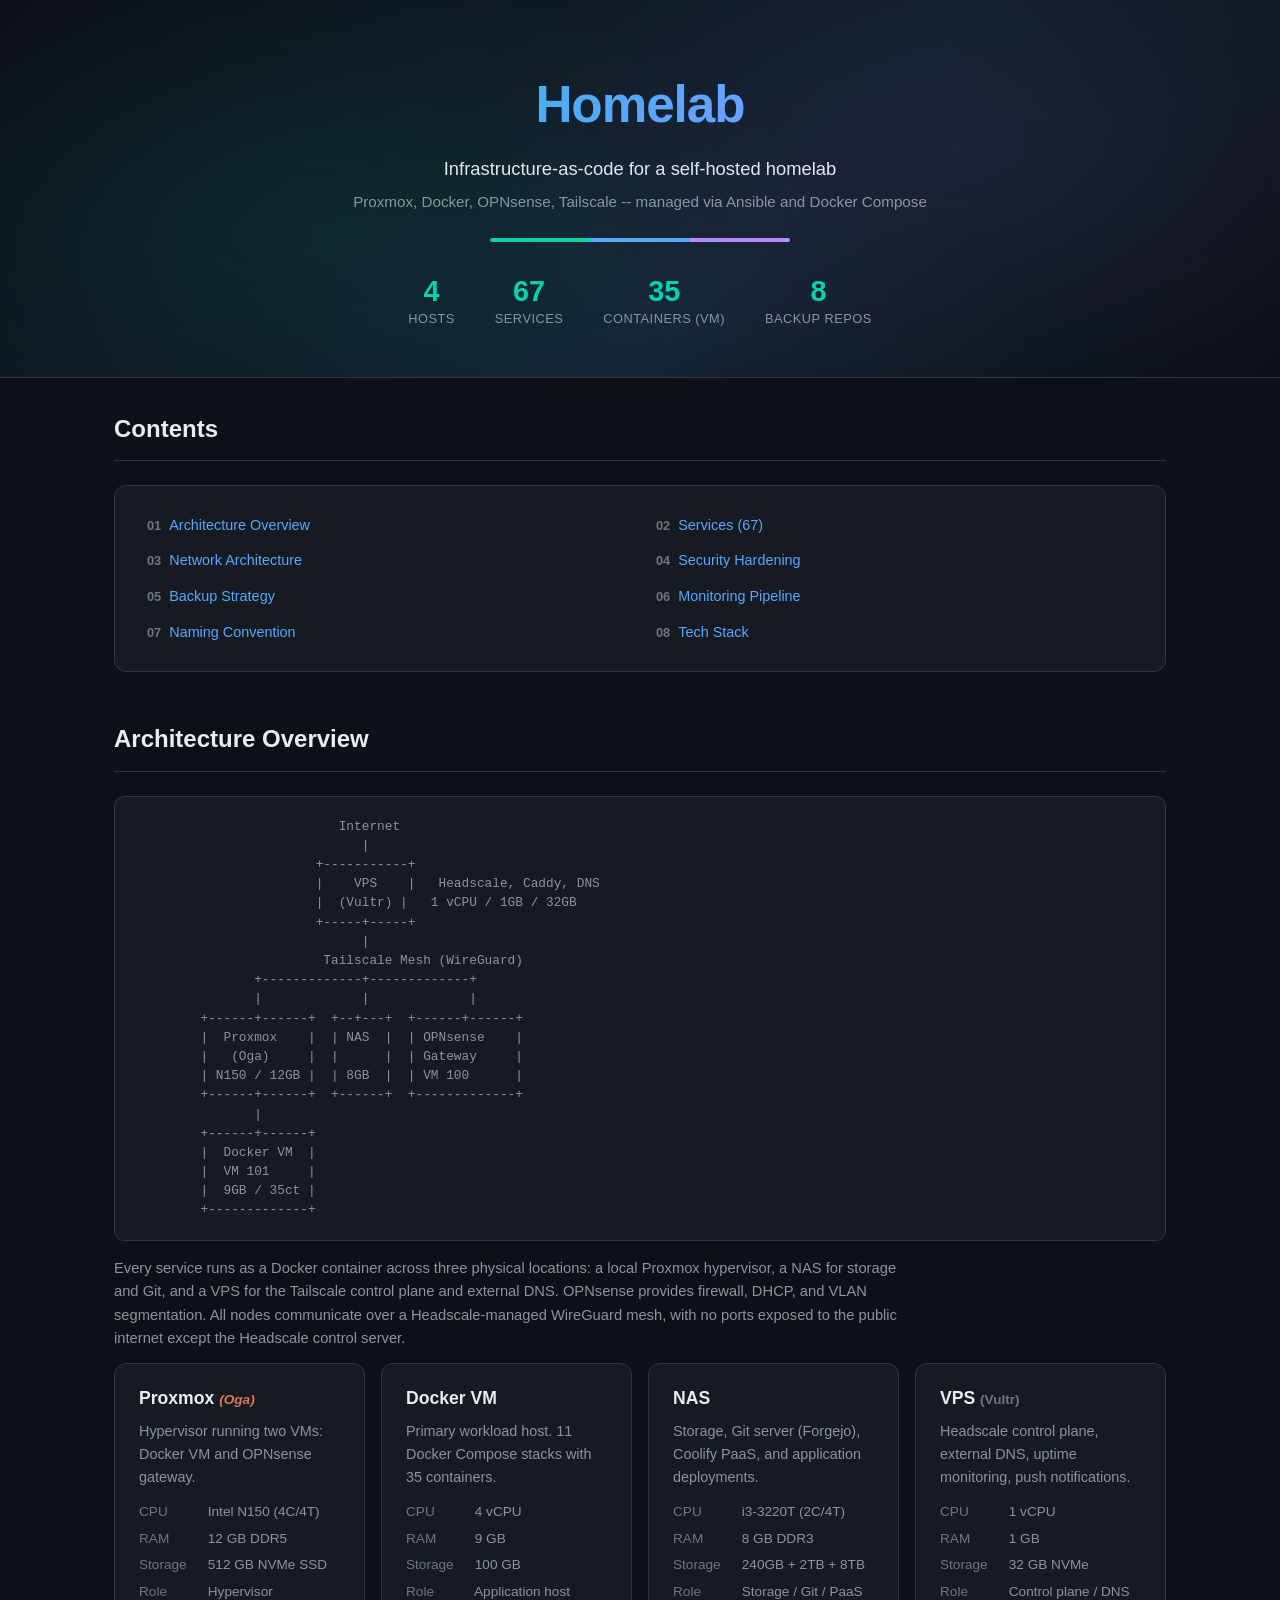
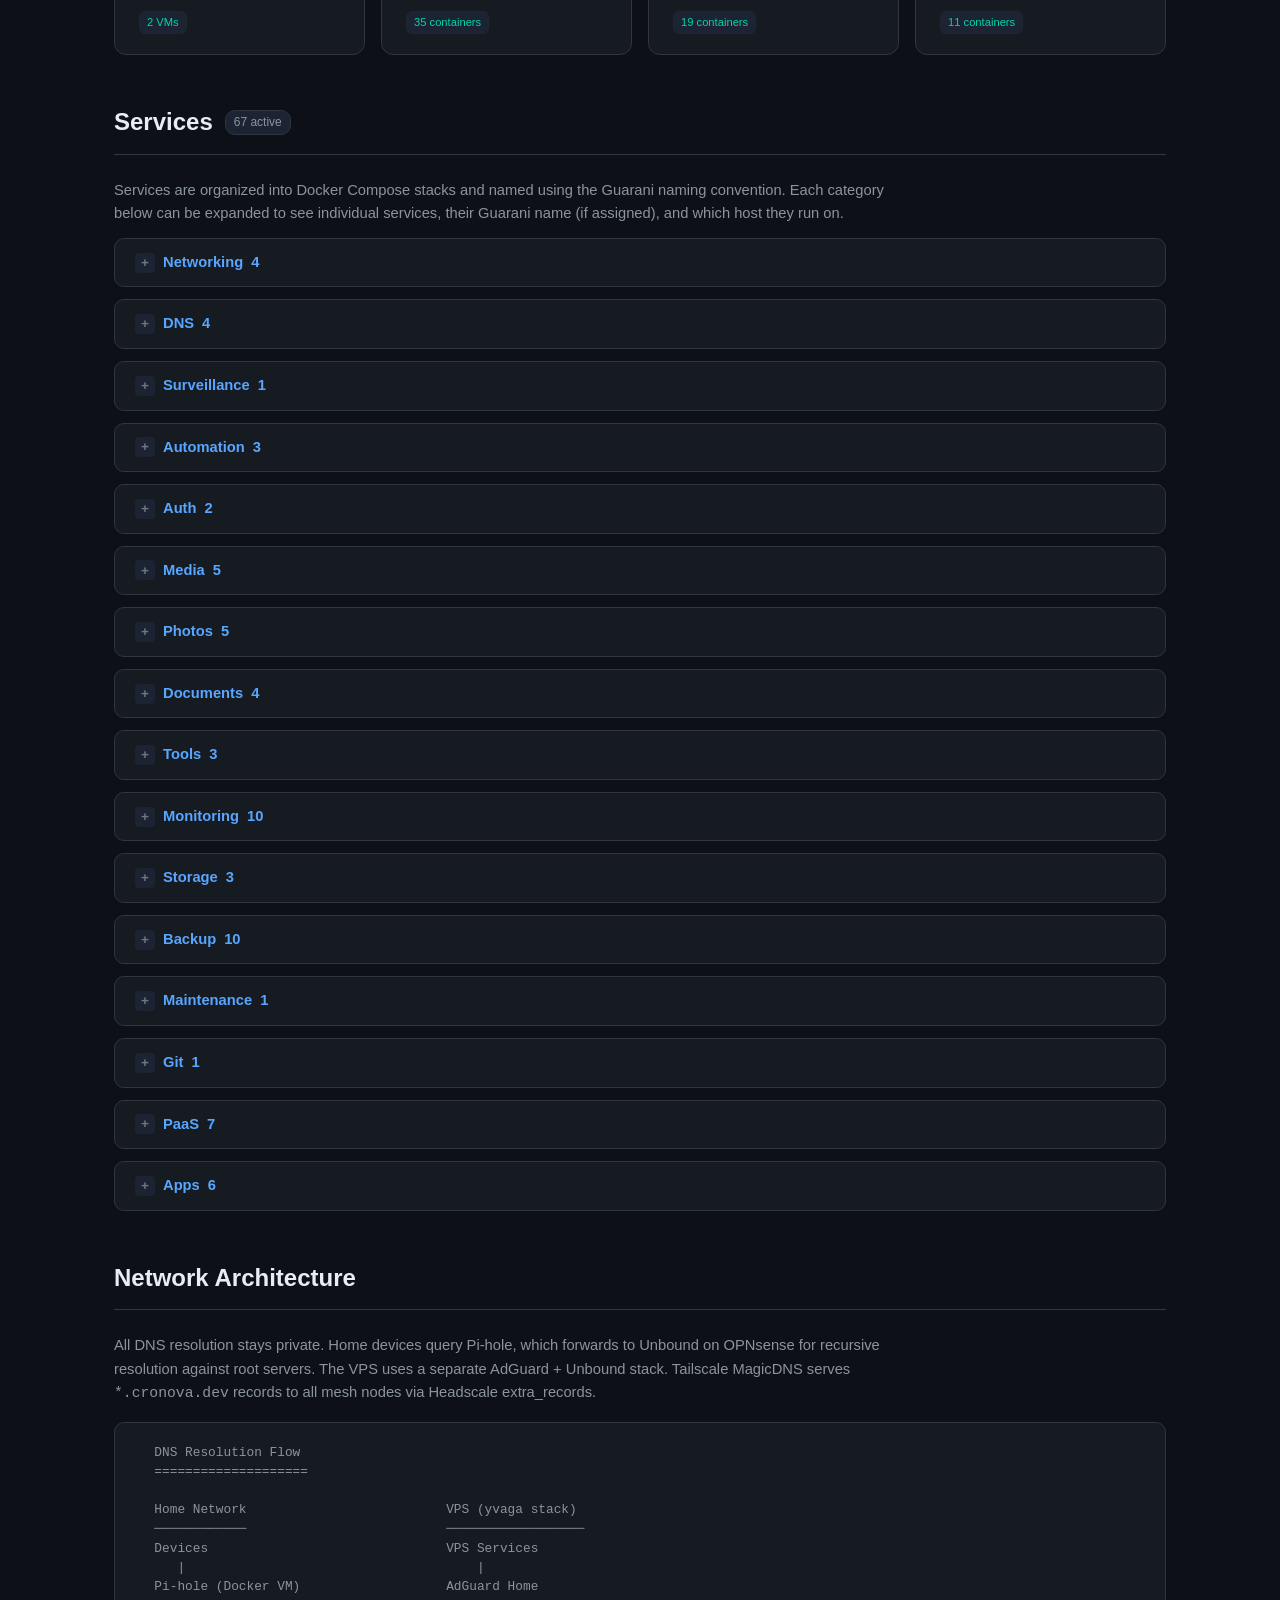
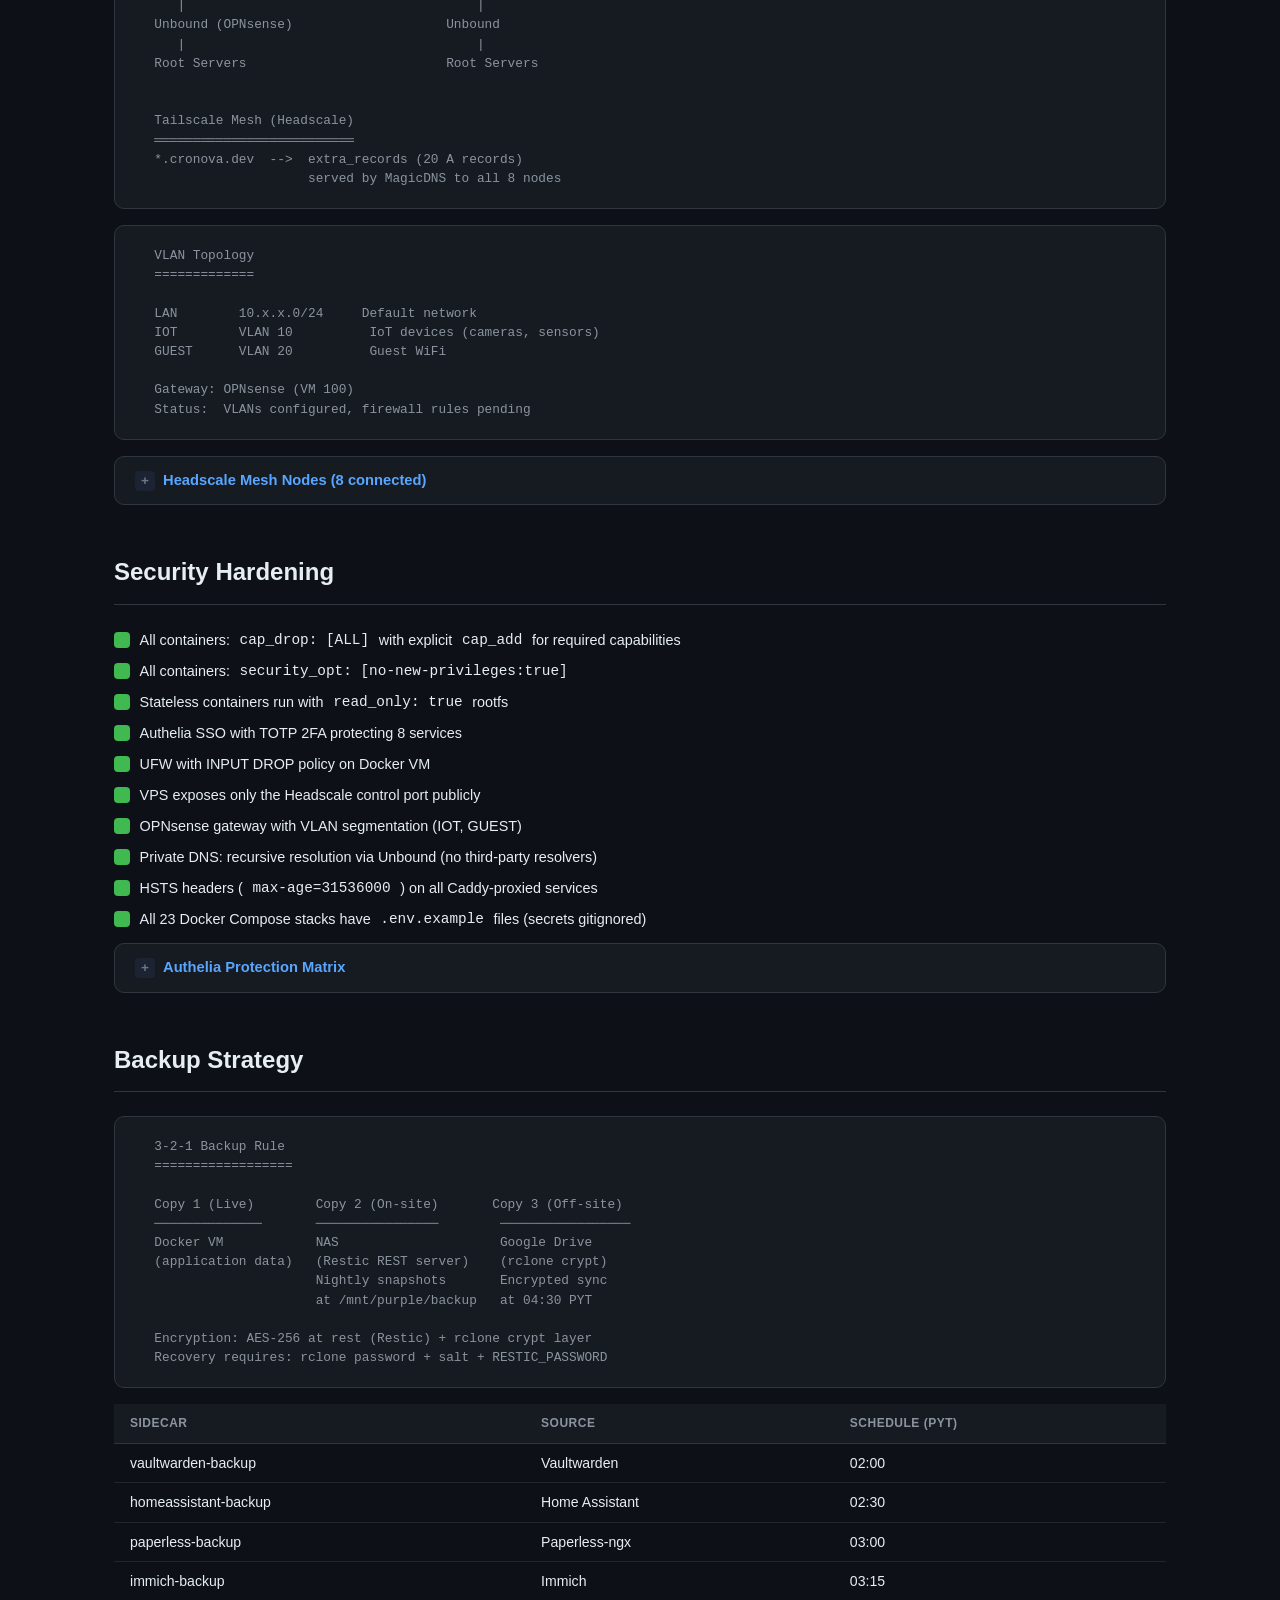
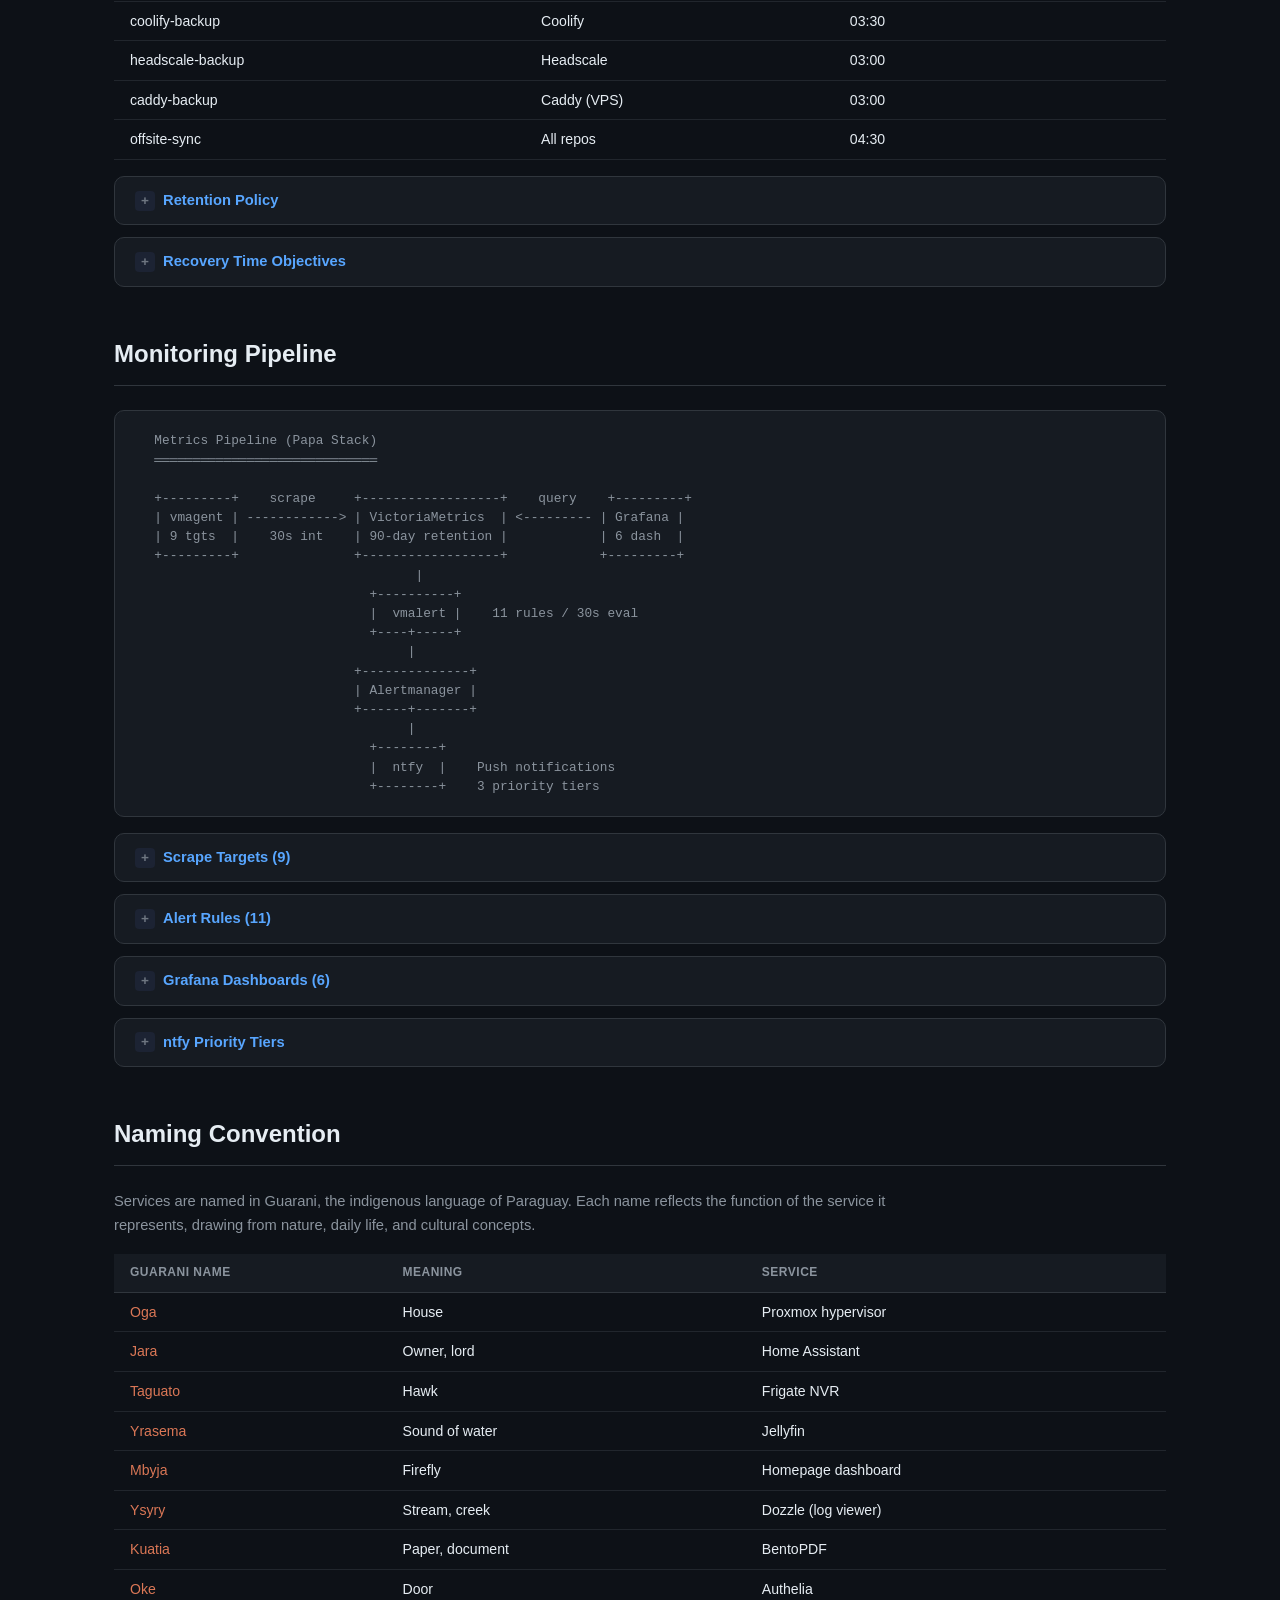
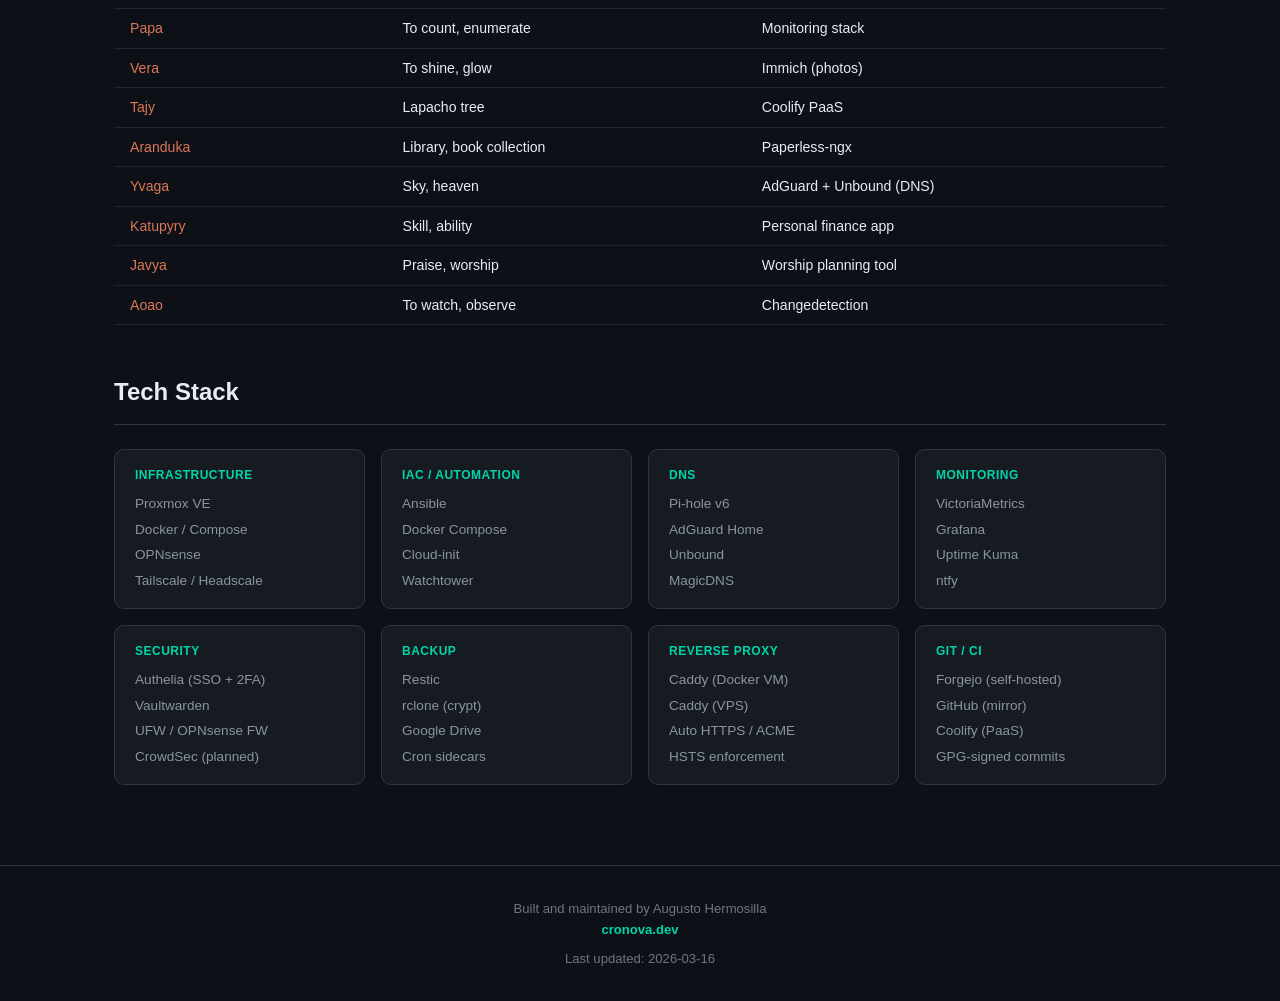
<file: docs/html/homelab-overview.html>
<!DOCTYPE html>
<html lang="en">
<head>
<meta charset="UTF-8">
<meta name="viewport" content="width=device-width, initial-scale=1.0">
<title>Homelab Overview — cronova.dev</title>
<style>
  :root {
    --bg: #0d1117;
    --bg-card: #161b22;
    --bg-card-alt: #1c2333;
    --bg-code: #0d1117;
    --border: #30363d;
    --border-subtle: #21262d;
    --text: #e6edf3;
    --text-muted: #8b949e;
    --text-dim: #6e7681;
    --accent-cyan: #00d4aa;
    --accent-teal: #39d2c0;
    --accent-blue: #58a6ff;
    --accent-purple: #bc8cff;
    --accent-orange: #d29922;
    --accent-red: #f85149;
    --accent-green: #3fb950;
    --accent-pink: #f778ba;
    --accent-warm: #da7756;
    --gradient-hero: linear-gradient(135deg, #0d1117 0%, #0f1923 30%, #111d2b 60%, #0d1117 100%);
  }

  * { margin: 0; padding: 0; box-sizing: border-box; }

  body {
    font-family: -apple-system, BlinkMacSystemFont, 'Segoe UI', Helvetica, Arial, sans-serif;
    background: var(--bg);
    color: var(--text);
    line-height: 1.6;
    min-height: 100vh;
  }

  /* ── Hero ── */
  .hero {
    background: var(--gradient-hero);
    border-bottom: 1px solid var(--border);
    padding: 4rem 2rem 3rem;
    text-align: center;
    position: relative;
    overflow: hidden;
  }
  .hero::before {
    content: '';
    position: absolute;
    top: 0; left: 0; right: 0; bottom: 0;
    background:
      radial-gradient(ellipse 500px 250px at 25% 60%, rgba(0, 212, 170, 0.08), transparent),
      radial-gradient(ellipse 500px 250px at 75% 40%, rgba(188, 140, 255, 0.07), transparent),
      radial-gradient(ellipse 400px 200px at 50% 90%, rgba(88, 166, 255, 0.05), transparent);
    pointer-events: none;
  }
  .hero h1 {
    font-size: 3.2rem;
    font-weight: 800;
    letter-spacing: -1px;
    background: linear-gradient(135deg, var(--accent-cyan), var(--accent-blue), var(--accent-purple));
    -webkit-background-clip: text;
    -webkit-text-fill-color: transparent;
    background-clip: text;
    margin-bottom: 0.5rem;
    position: relative;
  }
  .hero .subtitle {
    color: var(--text);
    font-size: 1.15rem;
    font-weight: 500;
    margin-bottom: 0.4rem;
  }
  .hero .tagline {
    color: var(--text-muted);
    font-size: 0.95rem;
    max-width: 600px;
    margin: 0 auto;
  }
  .accent-bar {
    display: flex;
    justify-content: center;
    gap: 0;
    margin-top: 1.5rem;
    height: 4px;
    max-width: 300px;
    margin-left: auto;
    margin-right: auto;
    border-radius: 4px;
    overflow: hidden;
  }
  .accent-bar .seg-cyan { background: var(--accent-cyan); flex: 1; }
  .accent-bar .seg-blue { background: var(--accent-blue); flex: 1; }
  .accent-bar .seg-purple { background: var(--accent-purple); flex: 1; }

  .stats-row {
    display: flex;
    justify-content: center;
    gap: 2.5rem;
    margin-top: 2rem;
    flex-wrap: wrap;
  }
  .stat-item {
    text-align: center;
  }
  .stat-number {
    font-size: 1.8rem;
    font-weight: 700;
    color: var(--accent-cyan);
    line-height: 1.2;
  }
  .stat-label {
    font-size: 0.8rem;
    color: var(--text-muted);
    text-transform: uppercase;
    letter-spacing: 0.5px;
  }

  /* ── Container ── */
  .container {
    max-width: 1100px;
    margin: 0 auto;
    padding: 2rem 1.5rem;
  }

  /* ── Section Headers ── */
  .section-header {
    display: flex;
    align-items: center;
    gap: 0.75rem;
    margin: 3rem 0 1.5rem;
    padding-bottom: 0.75rem;
    border-bottom: 1px solid var(--border);
  }
  .section-header:first-child {
    margin-top: 0;
  }
  .section-header h2 {
    font-size: 1.5rem;
    font-weight: 700;
    color: var(--text);
  }
  .section-header .badge {
    font-size: 0.75rem;
    padding: 2px 8px;
    border-radius: 10px;
    background: var(--bg-card-alt);
    color: var(--text-muted);
    border: 1px solid var(--border);
  }

  /* ── Cards ── */
  .card {
    background: var(--bg-card);
    border: 1px solid var(--border);
    border-radius: 12px;
    padding: 1.25rem 1.5rem;
    transition: border-color 0.2s;
  }
  .card:hover {
    border-color: var(--accent-teal);
  }
  .card h3 {
    font-size: 1.1rem;
    font-weight: 600;
    margin-bottom: 0.5rem;
  }
  .card p {
    color: var(--text-muted);
    font-size: 0.9rem;
  }

  .card-grid {
    display: grid;
    grid-template-columns: repeat(auto-fill, minmax(240px, 1fr));
    gap: 1rem;
  }

  .card-meta {
    display: flex;
    flex-direction: column;
    gap: 0.3rem;
    margin-top: 0.75rem;
    font-size: 0.85rem;
  }
  .card-meta span {
    color: var(--text-muted);
  }
  .card-meta .label {
    color: var(--text-dim);
    min-width: 65px;
    display: inline-block;
  }

  .card-tag {
    display: inline-block;
    font-size: 0.7rem;
    padding: 2px 7px;
    border-radius: 6px;
    background: var(--bg-card-alt);
    color: var(--accent-cyan);
    border: 1px solid var(--border-subtle);
    margin-top: 0.5rem;
  }

  /* ── TOC ── */
  .toc {
    display: grid;
    grid-template-columns: 1fr 1fr;
    gap: 0.4rem 2rem;
    background: var(--bg-card);
    border: 1px solid var(--border);
    border-radius: 12px;
    padding: 1.5rem 2rem;
  }
  .toc a {
    color: var(--accent-blue);
    text-decoration: none;
    font-size: 0.9rem;
    padding: 0.2rem 0;
    transition: color 0.2s;
  }
  .toc a:hover {
    color: var(--accent-cyan);
  }
  .toc-num {
    color: var(--text-dim);
    margin-right: 0.5rem;
    font-size: 0.8rem;
    font-weight: 600;
  }

  /* ── Pre / ASCII ── */
  pre.diagram {
    background: var(--bg-card);
    border: 1px solid var(--border);
    border-radius: 10px;
    padding: 1.25rem 1.5rem;
    overflow-x: auto;
    font-family: 'SF Mono', 'Fira Code', 'Cascadia Code', monospace;
    font-size: 0.8rem;
    line-height: 1.5;
    color: var(--text-muted);
    margin: 1rem 0;
  }

  /* ── Tables ── */
  .table-wrapper {
    overflow-x: auto;
    margin: 1rem 0;
  }
  table {
    width: 100%;
    border-collapse: collapse;
    font-size: 0.88rem;
  }
  thead th {
    text-align: left;
    padding: 0.6rem 1rem;
    background: var(--bg-card);
    color: var(--text-muted);
    font-weight: 600;
    font-size: 0.75rem;
    text-transform: uppercase;
    letter-spacing: 0.5px;
    border-bottom: 1px solid var(--border);
  }
  tbody td {
    padding: 0.5rem 1rem;
    border-bottom: 1px solid var(--border-subtle);
    color: var(--text);
  }
  tbody tr:hover {
    background: var(--bg-card);
  }

  /* ── Details ── */
  details {
    background: var(--bg-card);
    border: 1px solid var(--border);
    border-radius: 10px;
    margin: 0.75rem 0;
    transition: border-color 0.2s;
  }
  details:hover {
    border-color: var(--accent-teal);
  }
  details[open] {
    border-color: var(--accent-blue);
  }
  summary {
    cursor: pointer;
    padding: 0.75rem 1.25rem;
    color: var(--accent-blue);
    font-weight: 600;
    font-size: 0.92rem;
    list-style: none;
    display: flex;
    align-items: center;
    gap: 0.5rem;
    user-select: none;
  }
  summary::-webkit-details-marker { display: none; }
  summary::before {
    content: '+';
    display: inline-flex;
    align-items: center;
    justify-content: center;
    width: 20px;
    height: 20px;
    border-radius: 4px;
    background: var(--bg-card-alt);
    color: var(--text-dim);
    font-size: 0.85rem;
    font-weight: 700;
    flex-shrink: 0;
    transition: background 0.2s, color 0.2s;
  }
  details[open] > summary::before {
    content: '-';
    background: var(--accent-blue);
    color: var(--bg);
  }
  .details-body {
    padding: 0 1.25rem 1rem;
  }

  /* ── Category Header ── */
  .cat-header {
    color: var(--accent-cyan);
    text-transform: uppercase;
    letter-spacing: 1px;
    font-size: 0.75rem;
    font-weight: 700;
    margin: 1.5rem 0 0.5rem;
  }

  /* ── Checklist ── */
  .checklist {
    list-style: none;
    display: flex;
    flex-direction: column;
    gap: 0.5rem;
  }
  .checklist li {
    display: flex;
    align-items: flex-start;
    gap: 0.6rem;
    font-size: 0.9rem;
    color: var(--text);
  }
  .checklist li::before {
    content: '';
    width: 16px;
    height: 16px;
    border-radius: 4px;
    background: var(--accent-green);
    flex-shrink: 0;
    margin-top: 3px;
  }

  /* ── Service Tags ── */
  .service-grid {
    display: flex;
    flex-wrap: wrap;
    gap: 0.5rem;
    margin-top: 0.5rem;
  }
  .service-tag {
    display: inline-flex;
    align-items: center;
    gap: 0.4rem;
    font-size: 0.8rem;
    padding: 4px 10px;
    border-radius: 6px;
    background: var(--bg-code);
    border: 1px solid var(--border-subtle);
    color: var(--text);
  }
  .service-tag .host-badge {
    font-size: 0.65rem;
    color: var(--text-dim);
    padding: 1px 5px;
    background: var(--bg-card-alt);
    border-radius: 3px;
  }
  .service-tag .guarani {
    color: var(--accent-warm);
    font-style: italic;
    font-size: 0.75rem;
  }

  /* ── Tech Grid ── */
  .tech-grid {
    display: grid;
    grid-template-columns: repeat(auto-fill, minmax(200px, 1fr));
    gap: 1rem;
    margin-top: 1rem;
  }
  .tech-card {
    background: var(--bg-card);
    border: 1px solid var(--border);
    border-radius: 10px;
    padding: 1rem 1.25rem;
  }
  .tech-card h4 {
    font-size: 0.75rem;
    text-transform: uppercase;
    letter-spacing: 0.5px;
    color: var(--accent-cyan);
    margin-bottom: 0.5rem;
  }
  .tech-card ul {
    list-style: none;
    display: flex;
    flex-direction: column;
    gap: 0.25rem;
  }
  .tech-card li {
    font-size: 0.85rem;
    color: var(--text-muted);
  }

  /* ── Paragraph ── */
  p.desc {
    color: var(--text-muted);
    font-size: 0.92rem;
    margin: 0.75rem 0;
    max-width: 800px;
  }

  /* ── Footer ── */
  .footer {
    border-top: 1px solid var(--border);
    padding: 2rem 1.5rem;
    text-align: center;
    color: var(--text-dim);
    font-size: 0.82rem;
    margin-top: 3rem;
  }
  .footer a {
    color: var(--accent-blue);
    text-decoration: none;
  }
  .footer .domain {
    color: var(--accent-cyan);
    font-weight: 600;
  }

  /* ── Responsive ── */
  @media (max-width: 768px) {
    .hero { padding: 2.5rem 1.25rem 2rem; }
    .hero h1 { font-size: 2.2rem; }
    .stats-row { gap: 1.5rem; }
    .stat-number { font-size: 1.4rem; }
    .toc { grid-template-columns: 1fr; }
    .card-grid { grid-template-columns: 1fr; }
    .container { padding: 1.25rem 1rem; }
    .tech-grid { grid-template-columns: 1fr 1fr; }
    pre.diagram { font-size: 0.68rem; padding: 1rem; }
  }
  @media (max-width: 480px) {
    .hero h1 { font-size: 1.8rem; }
    .stats-row { gap: 1rem; }
    .tech-grid { grid-template-columns: 1fr; }
    pre.diagram { font-size: 0.6rem; }
  }
</style>
</head>
<body>

<!-- ════════════════════ HERO ════════════════════ -->
<header class="hero">
  <h1>Homelab</h1>
  <p class="subtitle">Infrastructure-as-code for a self-hosted homelab</p>
  <p class="tagline">Proxmox, Docker, OPNsense, Tailscale -- managed via Ansible and Docker Compose</p>
  <div class="accent-bar">
    <div class="seg-cyan"></div>
    <div class="seg-blue"></div>
    <div class="seg-purple"></div>
  </div>
  <div class="stats-row">
    <div class="stat-item">
      <div class="stat-number">4</div>
      <div class="stat-label">Hosts</div>
    </div>
    <div class="stat-item">
      <div class="stat-number">67</div>
      <div class="stat-label">Services</div>
    </div>
    <div class="stat-item">
      <div class="stat-number">35</div>
      <div class="stat-label">Containers (VM)</div>
    </div>
    <div class="stat-item">
      <div class="stat-number">8</div>
      <div class="stat-label">Backup Repos</div>
    </div>
  </div>
</header>

<div class="container">

<!-- ════════════════════ TOC ════════════════════ -->
<div class="section-header">
  <h2>Contents</h2>
</div>
<nav class="toc">
  <a href="#architecture"><span class="toc-num">01</span>Architecture Overview</a>
  <a href="#services"><span class="toc-num">02</span>Services (67)</a>
  <a href="#network"><span class="toc-num">03</span>Network Architecture</a>
  <a href="#security"><span class="toc-num">04</span>Security Hardening</a>
  <a href="#backup"><span class="toc-num">05</span>Backup Strategy</a>
  <a href="#monitoring"><span class="toc-num">06</span>Monitoring Pipeline</a>
  <a href="#naming"><span class="toc-num">07</span>Naming Convention</a>
  <a href="#techstack"><span class="toc-num">08</span>Tech Stack</a>
</nav>

<!-- ════════════════════ 1. ARCHITECTURE ════════════════════ -->
<div class="section-header" id="architecture">
  <h2>Architecture Overview</h2>
</div>

<pre class="diagram">
                          Internet
                             |
                       +-----------+
                       |    VPS    |   Headscale, Caddy, DNS
                       |  (Vultr) |   1 vCPU / 1GB / 32GB
                       +-----+-----+
                             |
                        Tailscale Mesh (WireGuard)
               +-------------+-------------+
               |             |             |
        +------+------+  +--+---+  +------+------+
        |  Proxmox    |  | NAS  |  | OPNsense    |
        |   (Oga)     |  |      |  | Gateway     |
        | N150 / 12GB |  | 8GB  |  | VM 100      |
        +------+------+  +------+  +-------------+
               |
        +------+------+
        |  Docker VM  |
        |  VM 101     |
        |  9GB / 35ct |
        +-------------+
</pre>

<p class="desc">
  Every service runs as a Docker container across three physical locations: a local
  Proxmox hypervisor, a NAS for storage and Git, and a VPS for the Tailscale control
  plane and external DNS. OPNsense provides firewall, DHCP, and VLAN segmentation.
  All nodes communicate over a Headscale-managed WireGuard mesh, with no ports exposed
  to the public internet except the Headscale control server.
</p>

<div class="card-grid">
  <div class="card">
    <h3>Proxmox <span style="color:var(--accent-warm);font-style:italic;font-size:0.85rem">(Oga)</span></h3>
    <p>Hypervisor running two VMs: Docker VM and OPNsense gateway.</p>
    <div class="card-meta">
      <span><span class="label">CPU</span> Intel N150 (4C/4T)</span>
      <span><span class="label">RAM</span> 12 GB DDR5</span>
      <span><span class="label">Storage</span> 512 GB NVMe SSD</span>
      <span><span class="label">Role</span> Hypervisor</span>
    </div>
    <span class="card-tag">2 VMs</span>
  </div>

  <div class="card">
    <h3>Docker VM</h3>
    <p>Primary workload host. 11 Docker Compose stacks with 35 containers.</p>
    <div class="card-meta">
      <span><span class="label">CPU</span> 4 vCPU</span>
      <span><span class="label">RAM</span> 9 GB</span>
      <span><span class="label">Storage</span> 100 GB</span>
      <span><span class="label">Role</span> Application host</span>
    </div>
    <span class="card-tag">35 containers</span>
  </div>

  <div class="card">
    <h3>NAS</h3>
    <p>Storage, Git server (Forgejo), Coolify PaaS, and application deployments.</p>
    <div class="card-meta">
      <span><span class="label">CPU</span> i3-3220T (2C/4T)</span>
      <span><span class="label">RAM</span> 8 GB DDR3</span>
      <span><span class="label">Storage</span> 240GB + 2TB + 8TB</span>
      <span><span class="label">Role</span> Storage / Git / PaaS</span>
    </div>
    <span class="card-tag">19 containers</span>
  </div>

  <div class="card">
    <h3>VPS <span style="color:var(--text-dim);font-size:0.85rem">(Vultr)</span></h3>
    <p>Headscale control plane, external DNS, uptime monitoring, push notifications.</p>
    <div class="card-meta">
      <span><span class="label">CPU</span> 1 vCPU</span>
      <span><span class="label">RAM</span> 1 GB</span>
      <span><span class="label">Storage</span> 32 GB NVMe</span>
      <span><span class="label">Role</span> Control plane / DNS</span>
    </div>
    <span class="card-tag">11 containers</span>
  </div>
</div>

<!-- ════════════════════ 2. SERVICES ════════════════════ -->
<div class="section-header" id="services">
  <h2>Services</h2>
  <span class="badge">67 active</span>
</div>

<p class="desc">
  Services are organized into Docker Compose stacks and named using the Guarani naming
  convention. Each category below can be expanded to see individual services, their
  Guarani name (if assigned), and which host they run on.
</p>

<!-- Networking -->
<details>
  <summary>Networking <span class="badge">4</span></summary>
  <div class="details-body">
    <div class="service-grid">
      <span class="service-tag">Headscale <span class="host-badge">VPS</span></span>
      <span class="service-tag">Caddy <span class="host-badge">Docker VM</span></span>
      <span class="service-tag">Caddy <span class="host-badge">VPS</span></span>
      <span class="service-tag">DERP <span class="host-badge">VPS</span></span>
    </div>
  </div>
</details>

<!-- DNS -->
<details>
  <summary>DNS <span class="badge">4</span></summary>
  <div class="details-body">
    <div class="service-grid">
      <span class="service-tag">Pi-hole <span class="host-badge">Docker VM</span></span>
      <span class="service-tag"><span class="guarani">Yvaga</span> AdGuard Home <span class="host-badge">VPS</span></span>
      <span class="service-tag"><span class="guarani">Yvaga</span> Unbound <span class="host-badge">VPS</span></span>
      <span class="service-tag">Pi-hole <span class="host-badge">VPS</span></span>
    </div>
  </div>
</details>

<!-- Surveillance -->
<details>
  <summary>Surveillance <span class="badge">1</span></summary>
  <div class="details-body">
    <div class="service-grid">
      <span class="service-tag"><span class="guarani">Taguato</span> Frigate NVR <span class="host-badge">Docker VM</span></span>
    </div>
    <p class="desc" style="margin-top:0.75rem">3 cameras (2 outdoor, 1 indoor). iGPU passthrough with OpenVINO detection (~15ms) and VA-API hardware decoding.</p>
  </div>
</details>

<!-- Automation -->
<details>
  <summary>Automation <span class="badge">3</span></summary>
  <div class="details-body">
    <div class="service-grid">
      <span class="service-tag"><span class="guarani">Jara</span> Home Assistant <span class="host-badge">Docker VM</span></span>
      <span class="service-tag">Mosquitto (MQTT) <span class="host-badge">Docker VM</span></span>
      <span class="service-tag">HA Backup Sidecar <span class="host-badge">Docker VM</span></span>
    </div>
  </div>
</details>

<!-- Auth -->
<details>
  <summary>Auth <span class="badge">2</span></summary>
  <div class="details-body">
    <div class="service-grid">
      <span class="service-tag"><span class="guarani">Oke</span> Authelia <span class="host-badge">Docker VM</span></span>
      <span class="service-tag">Vaultwarden <span class="host-badge">Docker VM</span></span>
    </div>
  </div>
</details>

<!-- Media -->
<details>
  <summary>Media <span class="badge">5</span></summary>
  <div class="details-body">
    <div class="service-grid">
      <span class="service-tag"><span class="guarani">Yrasema</span> Jellyfin <span class="host-badge">Docker VM</span></span>
      <span class="service-tag">Sonarr <span class="host-badge">Docker VM</span></span>
      <span class="service-tag">Radarr <span class="host-badge">Docker VM</span></span>
      <span class="service-tag">Prowlarr <span class="host-badge">Docker VM</span></span>
      <span class="service-tag">qBittorrent <span class="host-badge">Docker VM</span></span>
    </div>
  </div>
</details>

<!-- Photos -->
<details>
  <summary>Photos <span class="badge">5</span></summary>
  <div class="details-body">
    <div class="service-grid">
      <span class="service-tag"><span class="guarani">Vera</span> Immich Server <span class="host-badge">Docker VM</span></span>
      <span class="service-tag">Immich ML <span class="host-badge">Docker VM</span></span>
      <span class="service-tag">Immich Valkey <span class="host-badge">Docker VM</span></span>
      <span class="service-tag">Immich DB <span class="host-badge">Docker VM</span></span>
      <span class="service-tag">Immich Backup <span class="host-badge">Docker VM</span></span>
    </div>
  </div>
</details>

<!-- Documents -->
<details>
  <summary>Documents <span class="badge">4</span></summary>
  <div class="details-body">
    <div class="service-grid">
      <span class="service-tag"><span class="guarani">Aranduka</span> Paperless-ngx <span class="host-badge">Docker VM</span></span>
      <span class="service-tag">Paperless DB <span class="host-badge">Docker VM</span></span>
      <span class="service-tag">Paperless Redis <span class="host-badge">Docker VM</span></span>
      <span class="service-tag">Paperless Backup <span class="host-badge">Docker VM</span></span>
    </div>
  </div>
</details>

<!-- Tools -->
<details>
  <summary>Tools <span class="badge">3</span></summary>
  <div class="details-body">
    <div class="service-grid">
      <span class="service-tag"><span class="guarani">Ysyry</span> Dozzle <span class="host-badge">Docker VM</span></span>
      <span class="service-tag"><span class="guarani">Kuatia</span> BentoPDF <span class="host-badge">Docker VM</span></span>
      <span class="service-tag"><span class="guarani">Mbyja</span> Homepage <span class="host-badge">Docker VM</span></span>
    </div>
  </div>
</details>

<!-- Monitoring -->
<details>
  <summary>Monitoring <span class="badge">10</span></summary>
  <div class="details-body">
    <div class="service-grid">
      <span class="service-tag"><span class="guarani">Papa</span> VictoriaMetrics <span class="host-badge">Docker VM</span></span>
      <span class="service-tag"><span class="guarani">Papa</span> Grafana <span class="host-badge">Docker VM</span></span>
      <span class="service-tag">vmagent <span class="host-badge">Docker VM</span></span>
      <span class="service-tag">vmalert <span class="host-badge">Docker VM</span></span>
      <span class="service-tag">Alertmanager <span class="host-badge">Docker VM</span></span>
      <span class="service-tag">cAdvisor <span class="host-badge">Docker VM</span></span>
      <span class="service-tag">Uptime Kuma <span class="host-badge">VPS</span></span>
      <span class="service-tag">ntfy <span class="host-badge">VPS</span></span>
      <span class="service-tag">Glances <span class="host-badge">NAS</span></span>
      <span class="service-tag"><span class="guarani">Aoao</span> Changedetection <span class="host-badge">VPS</span></span>
    </div>
  </div>
</details>

<!-- Storage -->
<details>
  <summary>Storage <span class="badge">3</span></summary>
  <div class="details-body">
    <div class="service-grid">
      <span class="service-tag">Samba <span class="host-badge">NAS</span></span>
      <span class="service-tag">Syncthing <span class="host-badge">NAS</span></span>
      <span class="service-tag">NFS <span class="host-badge">NAS</span></span>
    </div>
  </div>
</details>

<!-- Backup -->
<details>
  <summary>Backup <span class="badge">10</span></summary>
  <div class="details-body">
    <div class="service-grid">
      <span class="service-tag">Restic REST Server <span class="host-badge">NAS</span></span>
      <span class="service-tag">headscale-backup <span class="host-badge">VPS</span></span>
      <span class="service-tag">vaultwarden-backup <span class="host-badge">Docker VM</span></span>
      <span class="service-tag">caddy-backup <span class="host-badge">VPS</span></span>
      <span class="service-tag">pihole-backup <span class="host-badge">Docker VM</span></span>
      <span class="service-tag">homeassistant-backup <span class="host-badge">Docker VM</span></span>
      <span class="service-tag">paperless-backup <span class="host-badge">Docker VM</span></span>
      <span class="service-tag">immich-backup <span class="host-badge">Docker VM</span></span>
      <span class="service-tag">coolify-backup <span class="host-badge">NAS</span></span>
      <span class="service-tag">offsite-sync <span class="host-badge">NAS</span></span>
    </div>
  </div>
</details>

<!-- Maintenance -->
<details>
  <summary>Maintenance <span class="badge">1</span></summary>
  <div class="details-body">
    <div class="service-grid">
      <span class="service-tag">Watchtower <span class="host-badge">Docker VM</span></span>
    </div>
  </div>
</details>

<!-- Git -->
<details>
  <summary>Git <span class="badge">1</span></summary>
  <div class="details-body">
    <div class="service-grid">
      <span class="service-tag">Forgejo <span class="host-badge">NAS</span></span>
    </div>
    <p class="desc" style="margin-top:0.75rem">Self-hosted Git server at git.cronova.dev with GitHub mirroring.</p>
  </div>
</details>

<!-- PaaS -->
<details>
  <summary>PaaS <span class="badge">7</span></summary>
  <div class="details-body">
    <div class="service-grid">
      <span class="service-tag"><span class="guarani">Tajy</span> Coolify <span class="host-badge">NAS</span></span>
      <span class="service-tag">Coolify Proxy <span class="host-badge">NAS</span></span>
      <span class="service-tag">Coolify Worker <span class="host-badge">NAS</span></span>
      <span class="service-tag">Coolify DB <span class="host-badge">NAS</span></span>
      <span class="service-tag">Coolify Redis <span class="host-badge">NAS</span></span>
      <span class="service-tag">Coolify Realtime <span class="host-badge">NAS</span></span>
      <span class="service-tag">Coolify Scheduler <span class="host-badge">NAS</span></span>
    </div>
  </div>
</details>

<!-- Apps -->
<details>
  <summary>Apps <span class="badge">6</span></summary>
  <div class="details-body">
    <div class="service-grid">
      <span class="service-tag"><span class="guarani">Katupyry</span> App <span class="host-badge">NAS</span></span>
      <span class="service-tag">Katupyry DB <span class="host-badge">NAS</span></span>
      <span class="service-tag">Katupyry Redis <span class="host-badge">NAS</span></span>
      <span class="service-tag"><span class="guarani">Javya</span> App <span class="host-badge">NAS</span></span>
      <span class="service-tag">Javya DB <span class="host-badge">NAS</span></span>
      <span class="service-tag">Javya Frontend <span class="host-badge">NAS</span></span>
    </div>
  </div>
</details>

<!-- ════════════════════ 3. NETWORK ════════════════════ -->
<div class="section-header" id="network">
  <h2>Network Architecture</h2>
</div>

<p class="desc">
  All DNS resolution stays private. Home devices query Pi-hole, which forwards
  to Unbound on OPNsense for recursive resolution against root servers. The VPS
  uses a separate AdGuard + Unbound stack. Tailscale MagicDNS serves
  <code>*.cronova.dev</code> records to all mesh nodes via Headscale extra_records.
</p>

<pre class="diagram">
  DNS Resolution Flow
  ====================

  Home Network                          VPS (yvaga stack)
  ────────────                          ──────────────────
  Devices                               VPS Services
     |                                      |
  Pi-hole (Docker VM)                   AdGuard Home
     |                                      |
  Unbound (OPNsense)                    Unbound
     |                                      |
  Root Servers                          Root Servers


  Tailscale Mesh (Headscale)
  ══════════════════════════
  *.cronova.dev  -->  extra_records (20 A records)
                      served by MagicDNS to all 8 nodes
</pre>

<pre class="diagram">
  VLAN Topology
  =============

  LAN        10.x.x.0/24     Default network
  IOT        VLAN 10          IoT devices (cameras, sensors)
  GUEST      VLAN 20          Guest WiFi

  Gateway: OPNsense (VM 100)
  Status:  VLANs configured, firewall rules pending
</pre>

<details>
  <summary>Headscale Mesh Nodes (8 connected)</summary>
  <div class="details-body">
    <div class="table-wrapper">
      <table>
        <thead>
          <tr><th>Node</th><th>Type</th><th>Tailscale IP</th></tr>
        </thead>
        <tbody>
          <tr><td>VPS</td><td>Cloud</td><td>100.x.x.46</td></tr>
          <tr><td>Proxmox</td><td>Hypervisor</td><td>100.x.x.241</td></tr>
          <tr><td>Docker VM</td><td>VM</td><td>100.x.x.168</td></tr>
          <tr><td>OPNsense</td><td>Gateway</td><td>100.x.x.235</td></tr>
          <tr><td>NAS</td><td>Storage</td><td>100.x.x.97</td></tr>
          <tr><td>MacBook Air</td><td>Laptop</td><td>100.x.x.x</td></tr>
          <tr><td>iPhone</td><td>Mobile</td><td>100.x.x.x</td></tr>
          <tr><td>iPad</td><td>Tablet</td><td>100.x.x.x</td></tr>
        </tbody>
      </table>
    </div>
  </div>
</details>

<!-- ════════════════════ 4. SECURITY ════════════════════ -->
<div class="section-header" id="security">
  <h2>Security Hardening</h2>
</div>

<ul class="checklist">
  <li>All containers: <code>cap_drop: [ALL]</code> with explicit <code>cap_add</code> for required capabilities</li>
  <li>All containers: <code>security_opt: [no-new-privileges:true]</code></li>
  <li>Stateless containers run with <code>read_only: true</code> rootfs</li>
  <li>Authelia SSO with TOTP 2FA protecting 8 services</li>
  <li>UFW with INPUT DROP policy on Docker VM</li>
  <li>VPS exposes only the Headscale control port publicly</li>
  <li>OPNsense gateway with VLAN segmentation (IOT, GUEST)</li>
  <li>Private DNS: recursive resolution via Unbound (no third-party resolvers)</li>
  <li>HSTS headers (<code>max-age=31536000</code>) on all Caddy-proxied services</li>
  <li>All 23 Docker Compose stacks have <code>.env.example</code> files (secrets gitignored)</li>
</ul>

<details>
  <summary>Authelia Protection Matrix</summary>
  <div class="details-body">
    <div class="table-wrapper">
      <table>
        <thead>
          <tr><th>Service</th><th>Guarani Name</th><th>Auth</th></tr>
        </thead>
        <tbody>
          <tr><td>Homepage</td><td>Mbyja</td><td>Authelia SSO</td></tr>
          <tr><td>Grafana</td><td>Papa</td><td>Authelia SSO</td></tr>
          <tr><td>Dozzle</td><td>Ysyry</td><td>Authelia SSO</td></tr>
          <tr><td>BentoPDF</td><td>Kuatia</td><td>Authelia SSO</td></tr>
          <tr><td>Paperless-ngx</td><td>Aranduka</td><td>Authelia SSO</td></tr>
          <tr><td>Changedetection</td><td>Aoao</td><td>Authelia SSO</td></tr>
          <tr><td style="color:var(--text-dim)">Home Assistant</td><td style="color:var(--text-dim)">Jara</td><td style="color:var(--text-dim)">Own auth</td></tr>
          <tr><td style="color:var(--text-dim)">Frigate</td><td style="color:var(--text-dim)">Taguato</td><td style="color:var(--text-dim)">Own auth</td></tr>
          <tr><td style="color:var(--text-dim)">Vaultwarden</td><td style="color:var(--text-dim)">Vault</td><td style="color:var(--text-dim)">Own auth</td></tr>
          <tr><td style="color:var(--text-dim)">Immich</td><td style="color:var(--text-dim)">Vera</td><td style="color:var(--text-dim)">Own auth</td></tr>
          <tr><td style="color:var(--text-dim)">Forgejo</td><td style="color:var(--text-dim)">Git</td><td style="color:var(--text-dim)">Own auth</td></tr>
          <tr><td style="color:var(--text-dim)">Jellyfin</td><td style="color:var(--text-dim)">Yrasema</td><td style="color:var(--text-dim)">Own auth</td></tr>
        </tbody>
      </table>
    </div>
  </div>
</details>

<!-- ════════════════════ 5. BACKUP ════════════════════ -->
<div class="section-header" id="backup">
  <h2>Backup Strategy</h2>
</div>

<pre class="diagram">
  3-2-1 Backup Rule
  ==================

  Copy 1 (Live)        Copy 2 (On-site)       Copy 3 (Off-site)
  ──────────────       ────────────────        ─────────────────
  Docker VM            NAS                     Google Drive
  (application data)   (Restic REST server)    (rclone crypt)
                       Nightly snapshots       Encrypted sync
                       at /mnt/purple/backup   at 04:30 PYT

  Encryption: AES-256 at rest (Restic) + rclone crypt layer
  Recovery requires: rclone password + salt + RESTIC_PASSWORD
</pre>

<div class="table-wrapper">
  <table>
    <thead>
      <tr><th>Sidecar</th><th>Source</th><th>Schedule (PYT)</th></tr>
    </thead>
    <tbody>
      <tr><td>vaultwarden-backup</td><td>Vaultwarden</td><td>02:00</td></tr>
      <tr><td>homeassistant-backup</td><td>Home Assistant</td><td>02:30</td></tr>
      <tr><td>paperless-backup</td><td>Paperless-ngx</td><td>03:00</td></tr>
      <tr><td>immich-backup</td><td>Immich</td><td>03:15</td></tr>
      <tr><td>coolify-backup</td><td>Coolify</td><td>03:30</td></tr>
      <tr><td>headscale-backup</td><td>Headscale</td><td>03:00</td></tr>
      <tr><td>caddy-backup</td><td>Caddy (VPS)</td><td>03:00</td></tr>
      <tr><td>offsite-sync</td><td>All repos</td><td>04:30</td></tr>
    </tbody>
  </table>
</div>

<details>
  <summary>Retention Policy</summary>
  <div class="details-body">
    <div class="card-grid" style="grid-template-columns: repeat(3, 1fr);">
      <div class="card" style="text-align:center">
        <div style="font-size:1.5rem;font-weight:700;color:var(--accent-cyan)">7</div>
        <p>Daily snapshots</p>
      </div>
      <div class="card" style="text-align:center">
        <div style="font-size:1.5rem;font-weight:700;color:var(--accent-blue)">4</div>
        <p>Weekly snapshots</p>
      </div>
      <div class="card" style="text-align:center">
        <div style="font-size:1.5rem;font-weight:700;color:var(--accent-purple)">12</div>
        <p>Monthly snapshots</p>
      </div>
    </div>
  </div>
</details>

<details>
  <summary>Recovery Time Objectives</summary>
  <div class="details-body">
    <div class="table-wrapper">
      <table>
        <thead>
          <tr><th>Scenario</th><th>RTO</th><th>Method</th></tr>
        </thead>
        <tbody>
          <tr><td>Single container failure</td><td>&lt; 5 min</td><td>Docker Compose restart</td></tr>
          <tr><td>Docker VM rebuild</td><td>&lt; 1 hour</td><td>Ansible playbook + Restic restore</td></tr>
          <tr><td>NAS disk failure</td><td>&lt; 2 hours</td><td>Replace disk + restore from backup</td></tr>
          <tr><td>Full site rebuild</td><td>&lt; 4 hours</td><td>Proxmox reinstall + Ansible + Restic</td></tr>
          <tr><td>VPS replacement</td><td>&lt; 30 min</td><td>Cloud-init + Ansible + Restic</td></tr>
        </tbody>
      </table>
    </div>
  </div>
</details>

<!-- ════════════════════ 6. MONITORING ════════════════════ -->
<div class="section-header" id="monitoring">
  <h2>Monitoring Pipeline</h2>
</div>

<pre class="diagram">
  Metrics Pipeline (Papa Stack)
  ═════════════════════════════

  +---------+    scrape     +------------------+    query    +---------+
  | vmagent | ------------> | VictoriaMetrics  | <--------- | Grafana |
  | 9 tgts  |    30s int    | 90-day retention |            | 6 dash  |
  +---------+               +------------------+            +---------+
                                    |
                              +----------+
                              |  vmalert |    11 rules / 30s eval
                              +----+-----+
                                   |
                            +--------------+
                            | Alertmanager |
                            +------+-------+
                                   |
                              +--------+
                              |  ntfy  |    Push notifications
                              +--------+    3 priority tiers
</pre>

<details>
  <summary>Scrape Targets (9)</summary>
  <div class="details-body">
    <div class="service-grid">
      <span class="service-tag">node-docker-vm</span>
      <span class="service-tag">node-nas</span>
      <span class="service-tag">victoriametrics</span>
      <span class="service-tag">vmagent</span>
      <span class="service-tag">grafana</span>
      <span class="service-tag">cadvisor</span>
      <span class="service-tag">vmalert</span>
      <span class="service-tag">alertmanager</span>
      <span class="service-tag">home-assistant</span>
    </div>
  </div>
</details>

<details>
  <summary>Alert Rules (11)</summary>
  <div class="details-body">
    <div class="table-wrapper">
      <table>
        <thead>
          <tr><th>Rule</th><th>Severity</th><th>Condition</th></tr>
        </thead>
        <tbody>
          <tr><td>HighCpu</td><td style="color:var(--accent-orange)">warning</td><td>CPU &gt; threshold for 5m</td></tr>
          <tr><td>HighMemory</td><td style="color:var(--accent-orange)">warning</td><td>Memory &gt; threshold for 5m</td></tr>
          <tr><td>DiskSpaceLow</td><td style="color:var(--accent-orange)">warning</td><td>Disk usage &gt; 80%</td></tr>
          <tr><td>DiskSpaceCritical</td><td style="color:var(--accent-red)">critical</td><td>Disk usage &gt; 90%</td></tr>
          <tr><td>HostDown</td><td style="color:var(--accent-red)">critical</td><td>Node unreachable for 2m</td></tr>
          <tr><td>ContainerHighCpu</td><td style="color:var(--accent-orange)">warning</td><td>Container CPU spike</td></tr>
          <tr><td>ContainerHighMemory</td><td style="color:var(--accent-orange)">warning</td><td>Container memory spike</td></tr>
          <tr><td>ContainerRestarting</td><td style="color:var(--accent-red)">critical</td><td>Restart loop detected</td></tr>
          <tr><td>ScrapeTargetDown</td><td style="color:var(--accent-orange)">warning</td><td>Target unreachable</td></tr>
          <tr><td>VmIngestionSpike</td><td style="color:var(--accent-orange)">warning</td><td>Ingestion rate spike</td></tr>
          <tr><td>VmStorageLow</td><td style="color:var(--accent-orange)">warning</td><td>TSDB storage &gt; threshold</td></tr>
        </tbody>
      </table>
    </div>
  </div>
</details>

<details>
  <summary>Grafana Dashboards (6)</summary>
  <div class="details-body">
    <div class="service-grid">
      <span class="service-tag">Node Exporter Full</span>
      <span class="service-tag">VictoriaMetrics Single</span>
      <span class="service-tag">cAdvisor Docker</span>
      <span class="service-tag">vmagent</span>
      <span class="service-tag">Grafana Internals</span>
      <span class="service-tag">Homelab Overview</span>
    </div>
  </div>
</details>

<details>
  <summary>ntfy Priority Tiers</summary>
  <div class="details-body">
    <div class="table-wrapper">
      <table>
        <thead>
          <tr><th>Topic</th><th>Priority</th><th>Use Case</th></tr>
        </thead>
        <tbody>
          <tr><td>cronova-critical</td><td style="color:var(--accent-red)">Urgent</td><td>Host down, disk critical, restart loops</td></tr>
          <tr><td>cronova-warning</td><td style="color:var(--accent-orange)">High</td><td>High CPU/memory, disk warning, scrape failures</td></tr>
          <tr><td>cronova-info</td><td style="color:var(--accent-blue)">Default</td><td>Watchtower updates, general info</td></tr>
        </tbody>
      </table>
    </div>
  </div>
</details>

<!-- ════════════════════ 7. NAMING ════════════════════ -->
<div class="section-header" id="naming">
  <h2>Naming Convention</h2>
</div>

<p class="desc">
  Services are named in Guarani, the indigenous language of Paraguay. Each name
  reflects the function of the service it represents, drawing from nature, daily
  life, and cultural concepts.
</p>

<div class="table-wrapper">
  <table>
    <thead>
      <tr><th>Guarani Name</th><th>Meaning</th><th>Service</th></tr>
    </thead>
    <tbody>
      <tr><td style="color:var(--accent-warm)">Oga</td><td>House</td><td>Proxmox hypervisor</td></tr>
      <tr><td style="color:var(--accent-warm)">Jara</td><td>Owner, lord</td><td>Home Assistant</td></tr>
      <tr><td style="color:var(--accent-warm)">Taguato</td><td>Hawk</td><td>Frigate NVR</td></tr>
      <tr><td style="color:var(--accent-warm)">Yrasema</td><td>Sound of water</td><td>Jellyfin</td></tr>
      <tr><td style="color:var(--accent-warm)">Mbyja</td><td>Firefly</td><td>Homepage dashboard</td></tr>
      <tr><td style="color:var(--accent-warm)">Ysyry</td><td>Stream, creek</td><td>Dozzle (log viewer)</td></tr>
      <tr><td style="color:var(--accent-warm)">Kuatia</td><td>Paper, document</td><td>BentoPDF</td></tr>
      <tr><td style="color:var(--accent-warm)">Oke</td><td>Door</td><td>Authelia</td></tr>
      <tr><td style="color:var(--accent-warm)">Papa</td><td>To count, enumerate</td><td>Monitoring stack</td></tr>
      <tr><td style="color:var(--accent-warm)">Vera</td><td>To shine, glow</td><td>Immich (photos)</td></tr>
      <tr><td style="color:var(--accent-warm)">Tajy</td><td>Lapacho tree</td><td>Coolify PaaS</td></tr>
      <tr><td style="color:var(--accent-warm)">Aranduka</td><td>Library, book collection</td><td>Paperless-ngx</td></tr>
      <tr><td style="color:var(--accent-warm)">Yvaga</td><td>Sky, heaven</td><td>AdGuard + Unbound (DNS)</td></tr>
      <tr><td style="color:var(--accent-warm)">Katupyry</td><td>Skill, ability</td><td>Personal finance app</td></tr>
      <tr><td style="color:var(--accent-warm)">Javya</td><td>Praise, worship</td><td>Worship planning tool</td></tr>
      <tr><td style="color:var(--accent-warm)">Aoao</td><td>To watch, observe</td><td>Changedetection</td></tr>
    </tbody>
  </table>
</div>

<!-- ════════════════════ 8. TECH STACK ════════════════════ -->
<div class="section-header" id="techstack">
  <h2>Tech Stack</h2>
</div>

<div class="tech-grid">
  <div class="tech-card">
    <h4>Infrastructure</h4>
    <ul>
      <li>Proxmox VE</li>
      <li>Docker / Compose</li>
      <li>OPNsense</li>
      <li>Tailscale / Headscale</li>
    </ul>
  </div>
  <div class="tech-card">
    <h4>IaC / Automation</h4>
    <ul>
      <li>Ansible</li>
      <li>Docker Compose</li>
      <li>Cloud-init</li>
      <li>Watchtower</li>
    </ul>
  </div>
  <div class="tech-card">
    <h4>DNS</h4>
    <ul>
      <li>Pi-hole v6</li>
      <li>AdGuard Home</li>
      <li>Unbound</li>
      <li>MagicDNS</li>
    </ul>
  </div>
  <div class="tech-card">
    <h4>Monitoring</h4>
    <ul>
      <li>VictoriaMetrics</li>
      <li>Grafana</li>
      <li>Uptime Kuma</li>
      <li>ntfy</li>
    </ul>
  </div>
  <div class="tech-card">
    <h4>Security</h4>
    <ul>
      <li>Authelia (SSO + 2FA)</li>
      <li>Vaultwarden</li>
      <li>UFW / OPNsense FW</li>
      <li>CrowdSec (planned)</li>
    </ul>
  </div>
  <div class="tech-card">
    <h4>Backup</h4>
    <ul>
      <li>Restic</li>
      <li>rclone (crypt)</li>
      <li>Google Drive</li>
      <li>Cron sidecars</li>
    </ul>
  </div>
  <div class="tech-card">
    <h4>Reverse Proxy</h4>
    <ul>
      <li>Caddy (Docker VM)</li>
      <li>Caddy (VPS)</li>
      <li>Auto HTTPS / ACME</li>
      <li>HSTS enforcement</li>
    </ul>
  </div>
  <div class="tech-card">
    <h4>Git / CI</h4>
    <ul>
      <li>Forgejo (self-hosted)</li>
      <li>GitHub (mirror)</li>
      <li>Coolify (PaaS)</li>
      <li>GPG-signed commits</li>
    </ul>
  </div>
</div>

</div><!-- /.container -->

<!-- ════════════════════ FOOTER ════════════════════ -->
<footer class="footer">
  <p>Built and maintained by Augusto Hermosilla</p>
  <p><span class="domain">cronova.dev</span></p>
  <p style="margin-top:0.5rem">Last updated: 2026-03-16</p>
</footer>

</body>
</html>
</file>
